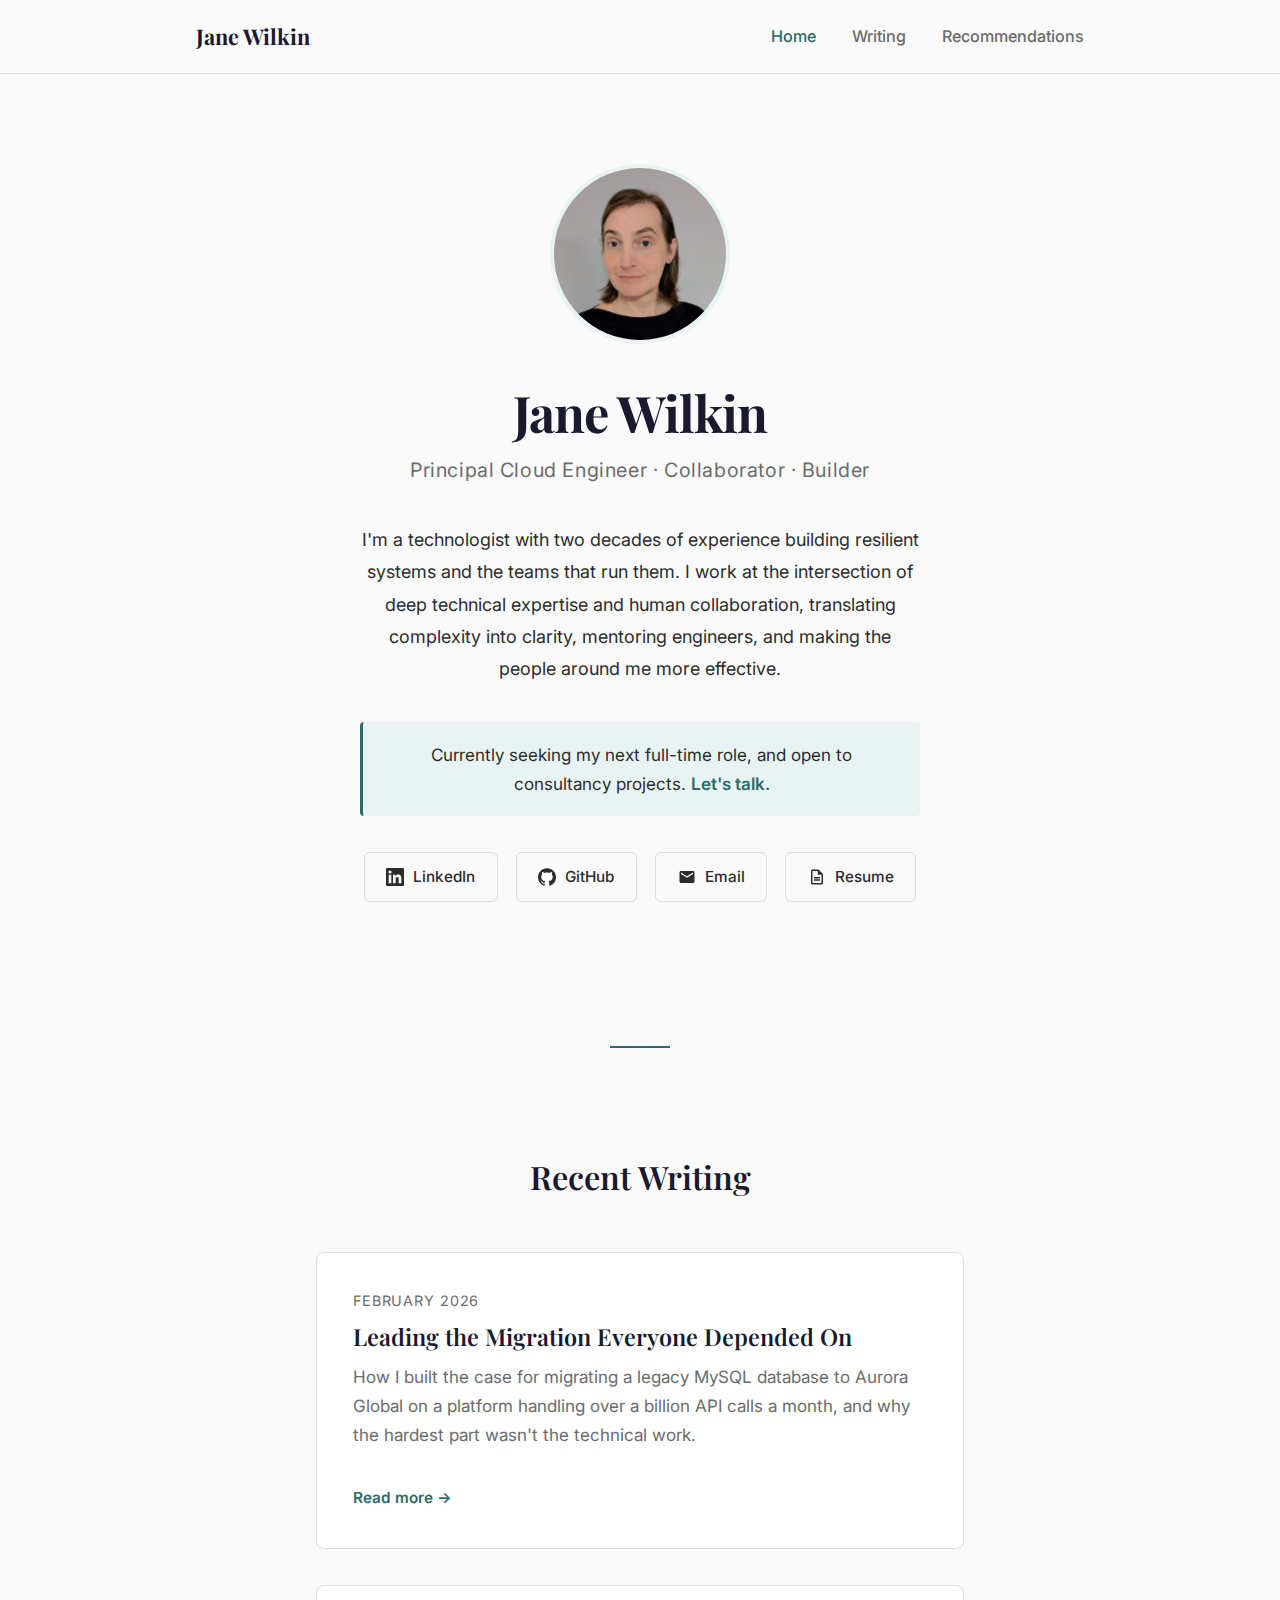
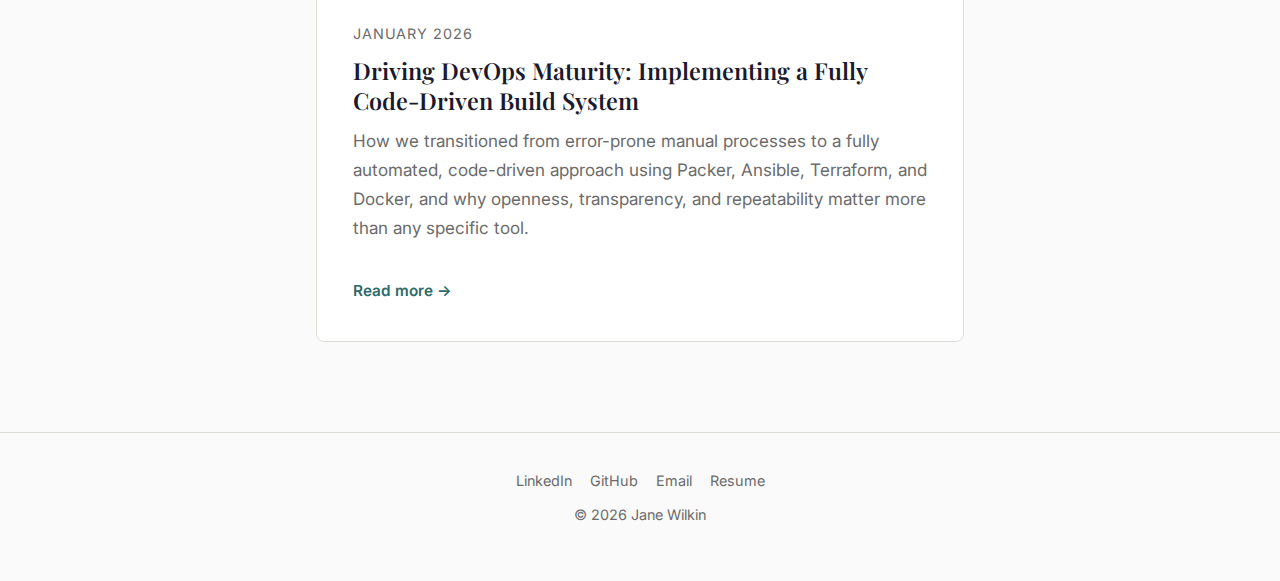
<file: index.html>
<!DOCTYPE html>
<!--

       ___                   __      __ _ _ _    _
      |_  |                  \ \    / /(_) | |  (_)
        | |  __ _  _ __    ___\ \  / /  _ | | __ _  _ __
        | | / _` || '_ \  / _ \\ \/ /  | || ||/ /| || '_ \
    /\__/ /| (_| || | | ||  __/ \  /   | || |   \| || | | |
    \____/  \__,_||_| |_| \___|  \/    |_||_|_|\_\_||_| |_|

    Thanks for looking under the hood.

    I build resilient cloud systems and the collaborative
    teams that sustain them. If you're reading this, we
    probably have something in common.

    Let's talk: https://www.linkedin.com/in/janewilkin/

-->
<html lang="en">
<head>
  <meta charset="UTF-8">
  <meta name="viewport" content="width=device-width, initial-scale=1.0">
  <title>Jane Wilkin - Principal Cloud Engineer</title>
  <meta name="description" content="Jane Wilkin is a principal cloud engineer, collaborator, and builder with two decades of experience in cloud architecture, site reliability, and team leadership.">
  <link rel="preconnect" href="https://fonts.googleapis.com">
  <link rel="preconnect" href="https://fonts.gstatic.com" crossorigin>
  <link href="https://fonts.googleapis.com/css2?family=Inter:wght@400;500;600&family=Playfair+Display:wght@600;700&display=swap" rel="stylesheet">
  <link rel="stylesheet" href="css/style.css">
</head>
<body>

  <nav class="site-nav">
    <div class="container container--wide">
      <a href="/" class="site-nav__name">Jane Wilkin</a>
      <ul class="site-nav__links">
        <li><a href="/" class="active">Home</a></li>
        <li><a href="/blog/">Writing</a></li>
        <li><a href="/recommendations/">Recommendations</a></li>
      </ul>
    </div>
  </nav>

  <main>
    <section class="hero">
      <div class="container">
        <div class="hero__headshot">
          <img src="images/headshot.jpg" alt="Jane Wilkin">
        </div>
        <h1 class="hero__name">Jane Wilkin</h1>
        <p class="hero__tagline">Principal Cloud Engineer &middot; Collaborator &middot; Builder</p>
        <p class="hero__intro">
          I'm a technologist with two decades of experience building resilient systems
          and the teams that run them. I work at the intersection of deep technical expertise
          and human collaboration, translating complexity into clarity, mentoring engineers,
          and making the people around me more effective.
        </p>
        <p class="hero__availability">
          Currently seeking my next full-time role, and open to consultancy projects.
          <a href="https://www.linkedin.com/in/janewilkin/">Let's talk.</a>
        </p>
        <div class="social-links">
          <a href="https://www.linkedin.com/in/janewilkin/" class="social-links__link" target="_blank" rel="noopener" aria-label="Jane Wilkin on LinkedIn">
            <svg xmlns="http://www.w3.org/2000/svg" viewBox="0 0 24 24" fill="currentColor" aria-hidden="true"><path d="M20.447 20.452h-3.554v-5.569c0-1.328-.027-3.037-1.852-3.037-1.853 0-2.136 1.445-2.136 2.939v5.667H9.351V9h3.414v1.561h.046c.477-.9 1.637-1.85 3.37-1.85 3.601 0 4.267 2.37 4.267 5.455v6.286zM5.337 7.433a2.062 2.062 0 01-2.063-2.065 2.064 2.064 0 112.063 2.065zm1.782 13.019H3.555V9h3.564v11.452zM22.225 0H1.771C.792 0 0 .774 0 1.729v20.542C0 23.227.792 24 1.771 24h20.451C23.2 24 24 23.227 24 22.271V1.729C24 .774 23.2 0 22.222 0h.003z"/></svg>
            LinkedIn
          </a>
          <a href="https://github.com/janewilkin" class="social-links__link" target="_blank" rel="noopener" aria-label="Jane Wilkin on GitHub">
            <svg xmlns="http://www.w3.org/2000/svg" viewBox="0 0 24 24" fill="currentColor" aria-hidden="true"><path d="M12 .297c-6.63 0-12 5.373-12 12 0 5.303 3.438 9.8 8.205 11.385.6.113.82-.258.82-.577 0-.285-.01-1.04-.015-2.04-3.338.724-4.042-1.61-4.042-1.61C4.422 18.07 3.633 17.7 3.633 17.7c-1.087-.744.084-.729.084-.729 1.205.084 1.838 1.236 1.838 1.236 1.07 1.835 2.809 1.305 3.495.998.108-.776.417-1.305.76-1.605-2.665-.3-5.466-1.332-5.466-5.93 0-1.31.465-2.38 1.235-3.22-.135-.303-.54-1.523.105-3.176 0 0 1.005-.322 3.3 1.23.96-.267 1.98-.399 3-.405 1.02.006 2.04.138 3 .405 2.28-1.552 3.285-1.23 3.285-1.23.645 1.653.24 2.873.12 3.176.765.84 1.23 1.91 1.23 3.22 0 4.61-2.805 5.625-5.475 5.92.42.36.81 1.096.81 2.22 0 1.606-.015 2.896-.015 3.286 0 .315.21.69.825.57C20.565 22.092 24 17.592 24 12.297c0-6.627-5.373-12-12-12"/></svg>
            GitHub
          </a>
          <a href="mailto:jane@janewilkin.dev" class="social-links__link" aria-label="Email Jane Wilkin">
            <svg xmlns="http://www.w3.org/2000/svg" viewBox="0 0 24 24" fill="currentColor" aria-hidden="true"><path d="M20 4H4c-1.1 0-2 .9-2 2v12c0 1.1.9 2 2 2h16c1.1 0 2-.9 2-2V6c0-1.1-.9-2-2-2zm0 4l-8 5-8-5V6l8 5 8-5v2z"/></svg>
            Email
          </a>
          <a href="/jane-wilkin-resume.pdf" class="social-links__link" aria-label="Jane Wilkin's Resume">
            <svg xmlns="http://www.w3.org/2000/svg" viewBox="0 0 24 24" fill="currentColor" aria-hidden="true"><path d="M14 2H6c-1.1 0-2 .9-2 2v16c0 1.1.9 2 2 2h12c1.1 0 2-.9 2-2V8l-6-6zm4 18H6V4h7v5h5v11zM8 15h8v2H8v-2zm0-3h8v2H8v-2z"/></svg>
            Resume
          </a>
        </div>
      </div>
    </section>

    <hr class="section-divider">

    <section class="blog-section">
      <div class="container">
        <h2>Recent Writing</h2>
        <ul class="article-list">
          <li class="article-card">
            <div class="article-card__date">February 2026</div>
            <h3 class="article-card__title">
              <a href="/blog/the-migration-nobody-wanted.html">Leading the Migration Everyone Depended On</a>
            </h3>
            <p class="article-card__excerpt">
              How I built the case for migrating a legacy MySQL database to Aurora Global
              on a platform handling over a billion API calls a month, and why the hardest
              part wasn't the technical work.
            </p>
            <a href="/blog/the-migration-nobody-wanted.html" class="article-card__read-more">Read more &rarr;</a>
          </li>
          <li class="article-card">
            <div class="article-card__date">January 2026</div>
            <h3 class="article-card__title">
              <a href="/blog/driving-devops-maturity.html">Driving DevOps Maturity: Implementing a Fully Code-Driven Build System</a>
            </h3>
            <p class="article-card__excerpt">
              How we transitioned from error-prone manual processes to a fully automated,
              code-driven approach using Packer, Ansible, Terraform, and Docker, and why
              openness, transparency, and repeatability matter more than any specific tool.
            </p>
            <a href="/blog/driving-devops-maturity.html" class="article-card__read-more">Read more &rarr;</a>
          </li>
        </ul>
      </div>
    </section>
  </main>

  <footer class="site-footer">
    <div class="container">
      <div class="site-footer__links">
        <a href="https://www.linkedin.com/in/janewilkin/" target="_blank" rel="noopener">LinkedIn</a>
        <a href="https://github.com/janewilkin" target="_blank" rel="noopener">GitHub</a>
        <a href="mailto:jane@janewilkin.dev">Email</a>
        <a href="/jane-wilkin-resume.pdf">Resume</a>
      </div>
      <p>&copy; 2026 Jane Wilkin</p>
    </div>
  </footer>

</body>
</html>
</file>
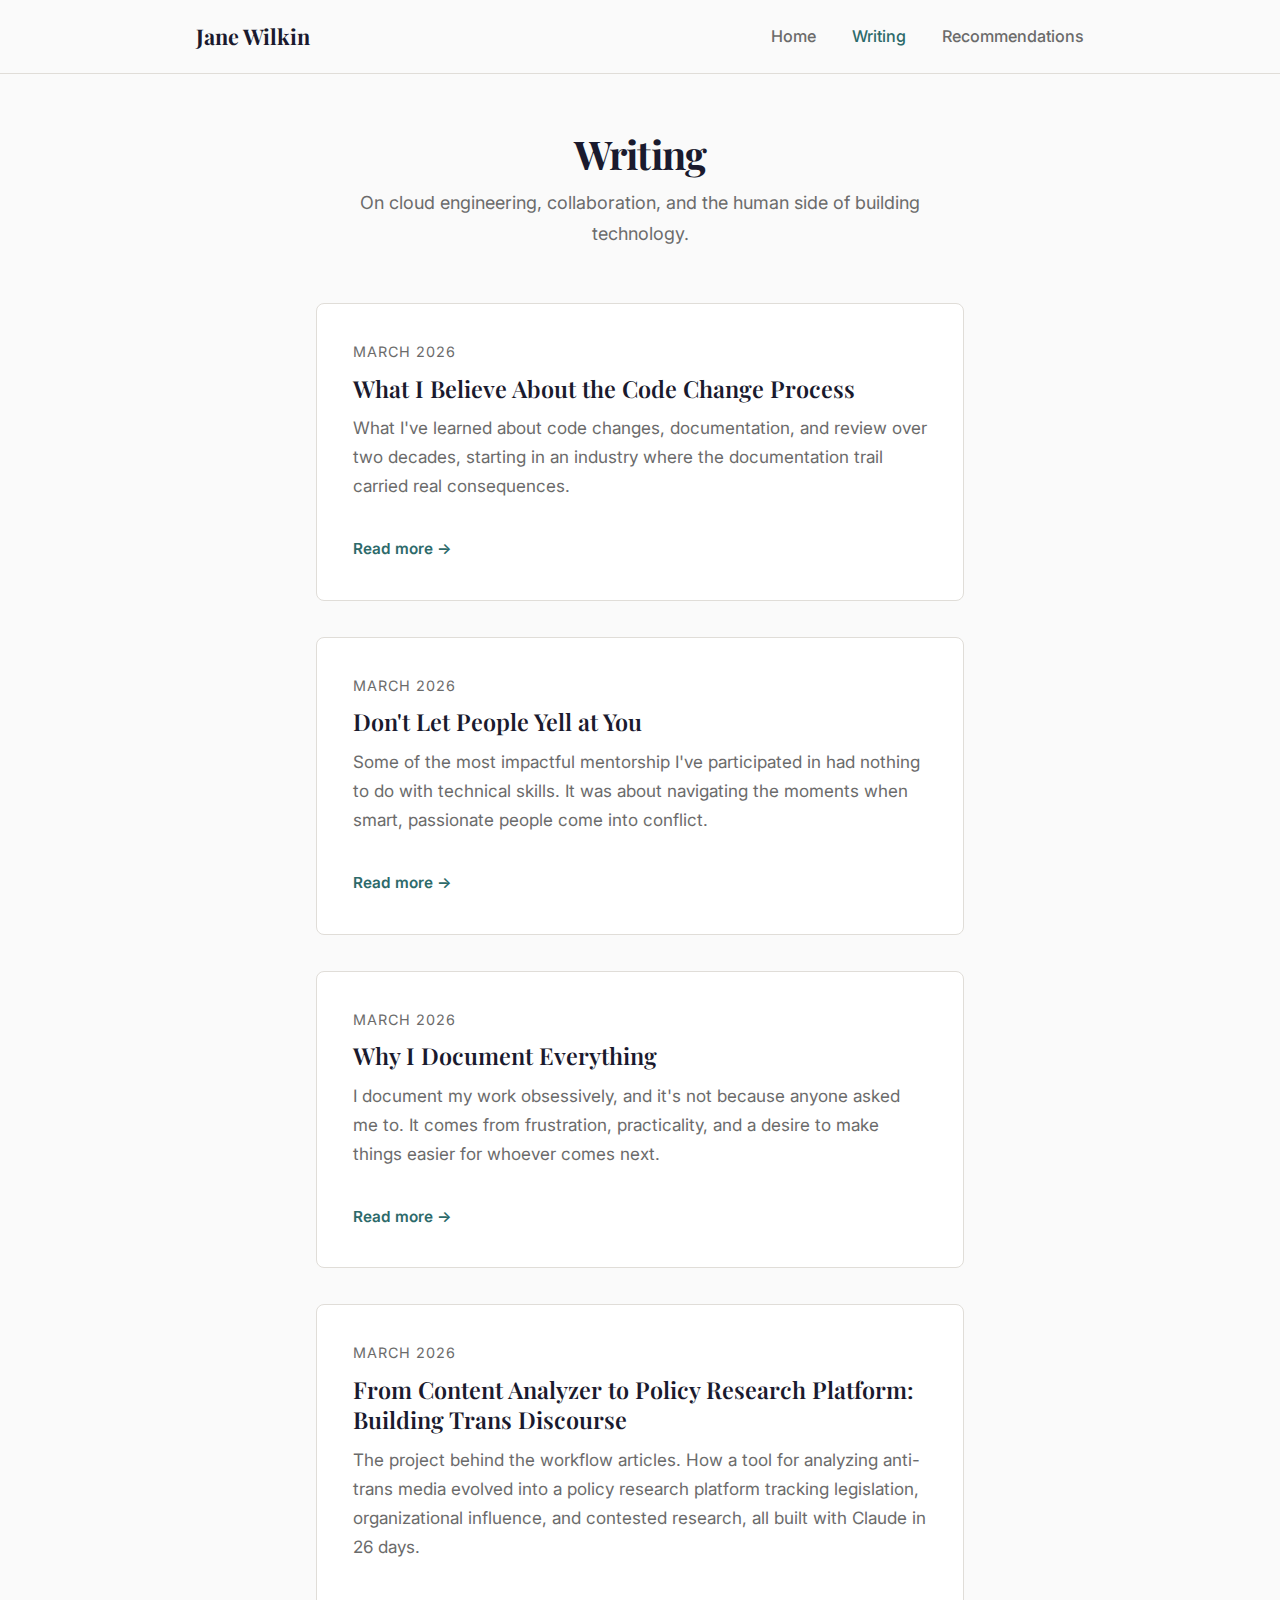
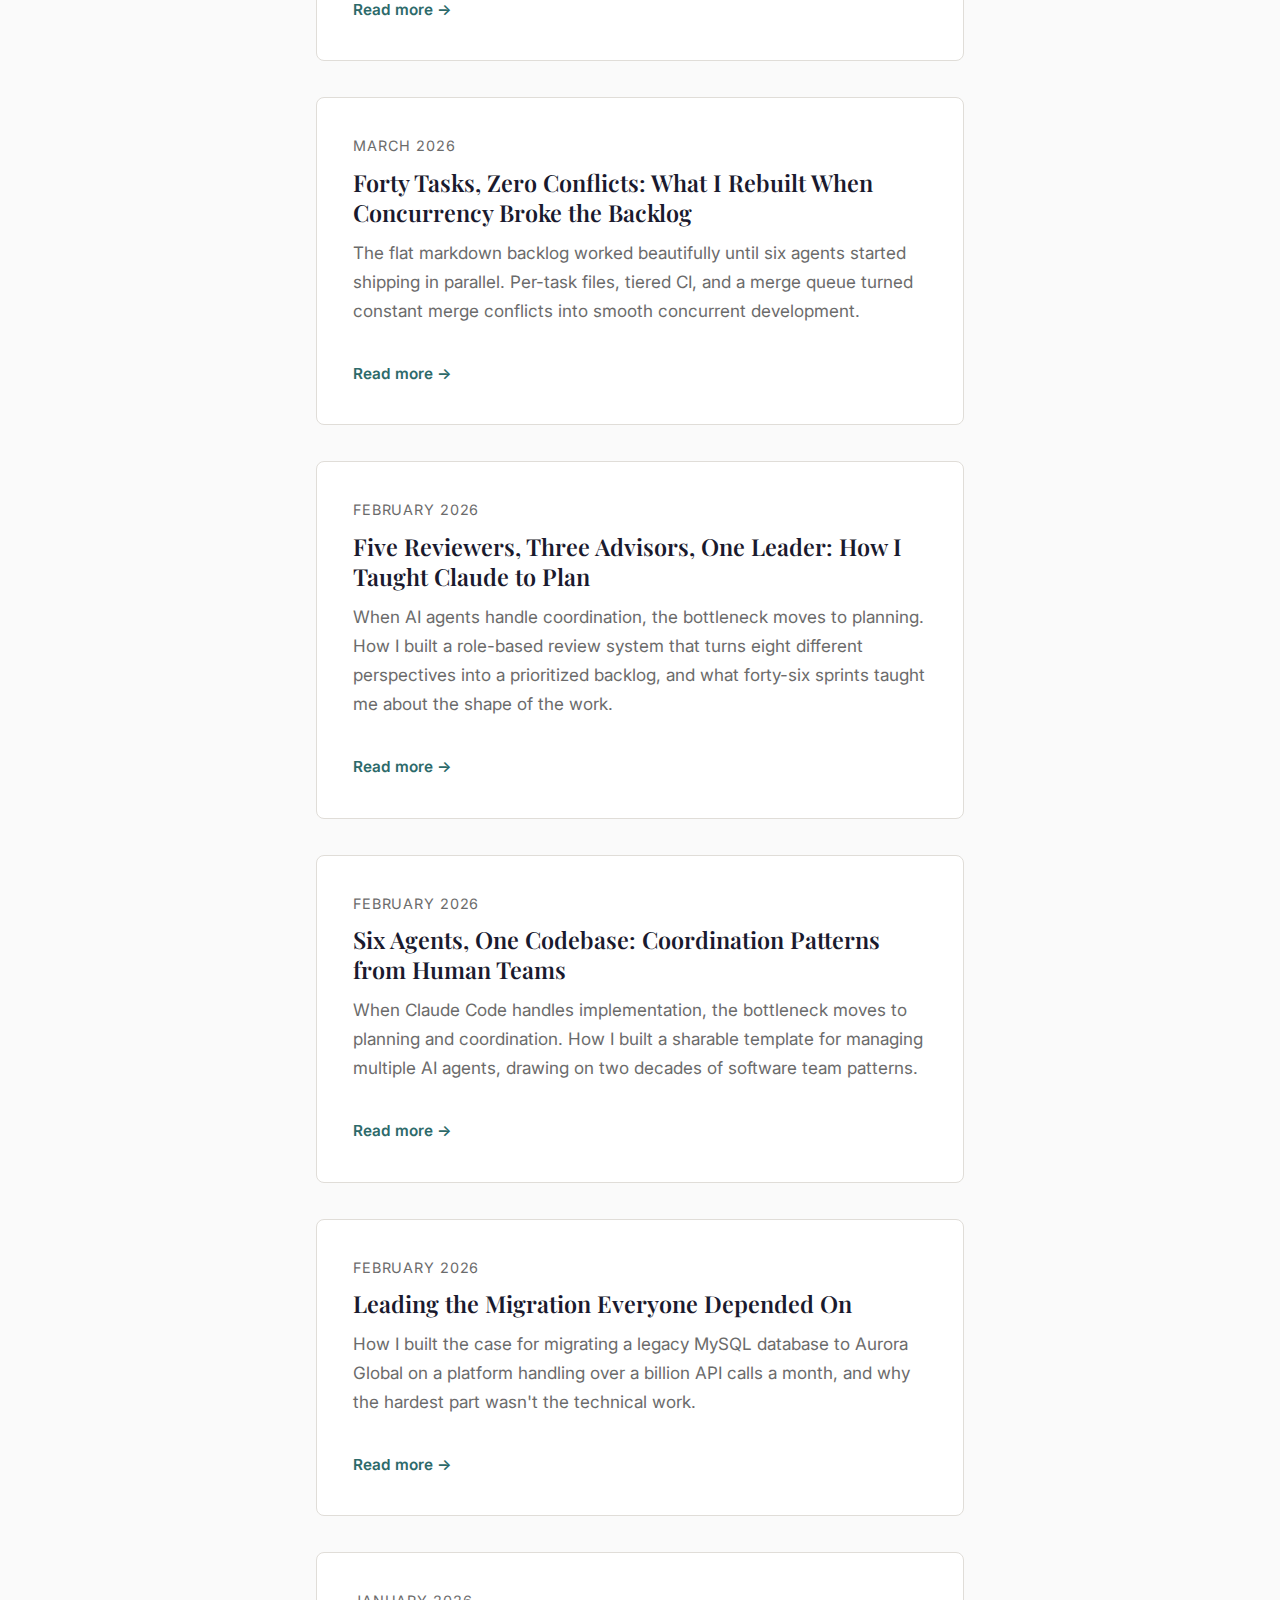
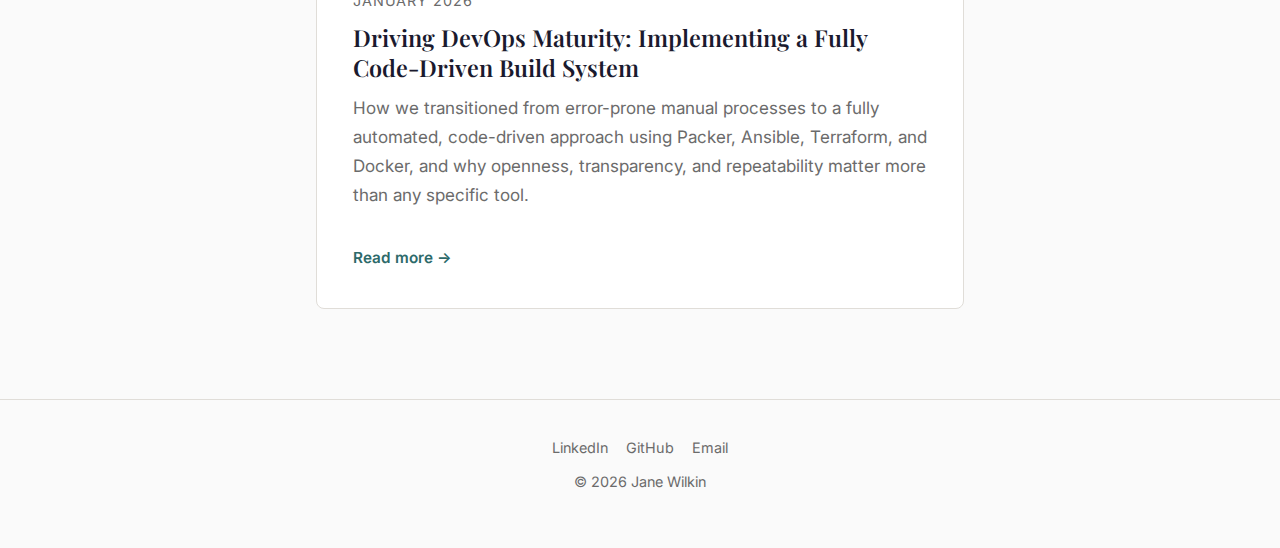
<file: blog/index.html>
<!DOCTYPE html>
<html lang="en">
<head>
  <meta charset="UTF-8">
  <meta name="viewport" content="width=device-width, initial-scale=1.0">
  <title>Writing - Jane Wilkin</title>
  <meta name="description" content="Articles by Jane Wilkin on cloud engineering, team collaboration, and navigating the human side of technology.">
  <link rel="preconnect" href="https://fonts.googleapis.com">
  <link rel="preconnect" href="https://fonts.gstatic.com" crossorigin>
  <link href="https://fonts.googleapis.com/css2?family=Inter:wght@400;500;600&family=Playfair+Display:wght@600;700&display=swap" rel="stylesheet">
  <link rel="stylesheet" href="../css/style.css">
</head>
<body>

  <nav class="site-nav">
    <div class="container container--wide">
      <a href="/" class="site-nav__name">Jane Wilkin</a>
      <ul class="site-nav__links">
        <li><a href="/">Home</a></li>
        <li><a href="/blog/" class="active">Writing</a></li>
        <li><a href="/recommendations/">Recommendations</a></li>
      </ul>
    </div>
  </nav>

  <main>
    
    <div class="page-header">
      <div class="container">
        <h1>Writing</h1>
        <p class="page-header__subtitle">On cloud engineering, collaboration, and the human side of building technology.</p>
      </div>
    </div>

    <section class="blog-section blog-section--flush">
      <div class="container">
        <ul class="article-list">

          <li class="article-card">
            <div class="article-card__date">March 2026</div>
            <h3 class="article-card__title">
              <a href="code-change-process.html">What I Believe About the Code Change Process</a>
            </h3>
            <p class="article-card__excerpt">
              What I've learned about code changes, documentation, and review over two decades, starting in an industry where the documentation trail carried real consequences.
            </p>
            <a href="code-change-process.html" class="article-card__read-more">Read more &rarr;</a>
          </li>

          <li class="article-card">
            <div class="article-card__date">March 2026</div>
            <h3 class="article-card__title">
              <a href="mentorship-beyond-technical.html">Don't Let People Yell at You</a>
            </h3>
            <p class="article-card__excerpt">
              Some of the most impactful mentorship I've participated in had nothing to do with technical skills. It was about navigating the moments when smart, passionate people come into conflict.
            </p>
            <a href="mentorship-beyond-technical.html" class="article-card__read-more">Read more &rarr;</a>
          </li>

          <li class="article-card">
            <div class="article-card__date">March 2026</div>
            <h3 class="article-card__title">
              <a href="open-working-style.html">Why I Document Everything</a>
            </h3>
            <p class="article-card__excerpt">
              I document my work obsessively, and it's not because anyone asked me to. It comes from frustration, practicality, and a desire to make things easier for whoever comes next.
            </p>
            <a href="open-working-style.html" class="article-card__read-more">Read more &rarr;</a>
          </li>

          <li class="article-card">
            <div class="article-card__date">March 2026</div>
            <h3 class="article-card__title">
              <a href="twenty-six-days-of-trans-discourse.html">From Content Analyzer to Policy Research Platform: Building Trans Discourse</a>
            </h3>
            <p class="article-card__excerpt">
              The project behind the workflow articles. How a tool for analyzing anti-trans media evolved into a policy research platform tracking legislation, organizational influence, and contested research, all built with Claude in 26 days.
            </p>
            <a href="twenty-six-days-of-trans-discourse.html" class="article-card__read-more">Read more &rarr;</a>
          </li>

          <li class="article-card">
            <div class="article-card__date">March 2026</div>
            <h3 class="article-card__title">
              <a href="forty-tasks-zero-conflicts.html">Forty Tasks, Zero Conflicts: What I Rebuilt When Concurrency Broke the Backlog</a>
            </h3>
            <p class="article-card__excerpt">
              The flat markdown backlog worked beautifully until six agents started shipping in parallel. Per-task files, tiered CI, and a merge queue turned constant merge conflicts into smooth concurrent development.
            </p>
            <a href="forty-tasks-zero-conflicts.html" class="article-card__read-more">Read more &rarr;</a>
          </li>

          <li class="article-card">
            <div class="article-card__date">February 2026</div>
            <h3 class="article-card__title">
              <a href="how-i-taught-claude-to-plan.html">Five Reviewers, Three Advisors, One Leader: How I Taught Claude to Plan</a>
            </h3>
            <p class="article-card__excerpt">
              When AI agents handle coordination, the bottleneck moves to planning. How I built a role-based review system that turns eight different perspectives into a prioritized backlog, and what forty-six sprints taught me about the shape of the work.
            </p>
            <a href="how-i-taught-claude-to-plan.html" class="article-card__read-more">Read more &rarr;</a>
          </li>

          <li class="article-card">
            <div class="article-card__date">February 2026</div>
            <h3 class="article-card__title">
              <a href="the-bottleneck-moved.html">Six Agents, One Codebase: Coordination Patterns from Human Teams</a>
            </h3>
            <p class="article-card__excerpt">
              When Claude Code handles implementation, the bottleneck moves to planning and coordination. How I built a sharable template for managing multiple AI agents, drawing on two decades of software team patterns.
            </p>
            <a href="the-bottleneck-moved.html" class="article-card__read-more">Read more &rarr;</a>
          </li>

          <li class="article-card">
            <div class="article-card__date">February 2026</div>
            <h3 class="article-card__title">
              <a href="leading-the-migration-everyone-depended-on.html">Leading the Migration Everyone Depended On</a>
            </h3>
            <p class="article-card__excerpt">
              How I built the case for migrating a legacy MySQL database to Aurora Global on a platform handling over a billion API calls a month, and why the hardest part wasn't the technical work.
            </p>
            <a href="leading-the-migration-everyone-depended-on.html" class="article-card__read-more">Read more &rarr;</a>
          </li>

          <li class="article-card">
            <div class="article-card__date">January 2026</div>
            <h3 class="article-card__title">
              <a href="driving-devops-maturity.html">Driving DevOps Maturity: Implementing a Fully Code-Driven Build System</a>
            </h3>
            <p class="article-card__excerpt">
              How we transitioned from error-prone manual processes to a fully automated, code-driven approach using Packer, Ansible, Terraform, and Docker, and why openness, transparency, and repeatability matter more than any specific tool.
            </p>
            <a href="driving-devops-maturity.html" class="article-card__read-more">Read more &rarr;</a>
          </li>

        </ul>
      </div>
    </section>

  </main>

  <footer class="site-footer">
    <div class="container">
      <div class="site-footer__links">
        <a href="https://www.linkedin.com/in/janewilkin/" target="_blank" rel="noopener">LinkedIn</a>
        <a href="https://github.com/janewilkin" target="_blank" rel="noopener">GitHub</a>
        <a href="mailto:jane@janewilkin.dev">Email</a>
      </div>
      <p>&copy; 2026 Jane Wilkin</p>
    </div>
  </footer>

</body>
</html>
</file>
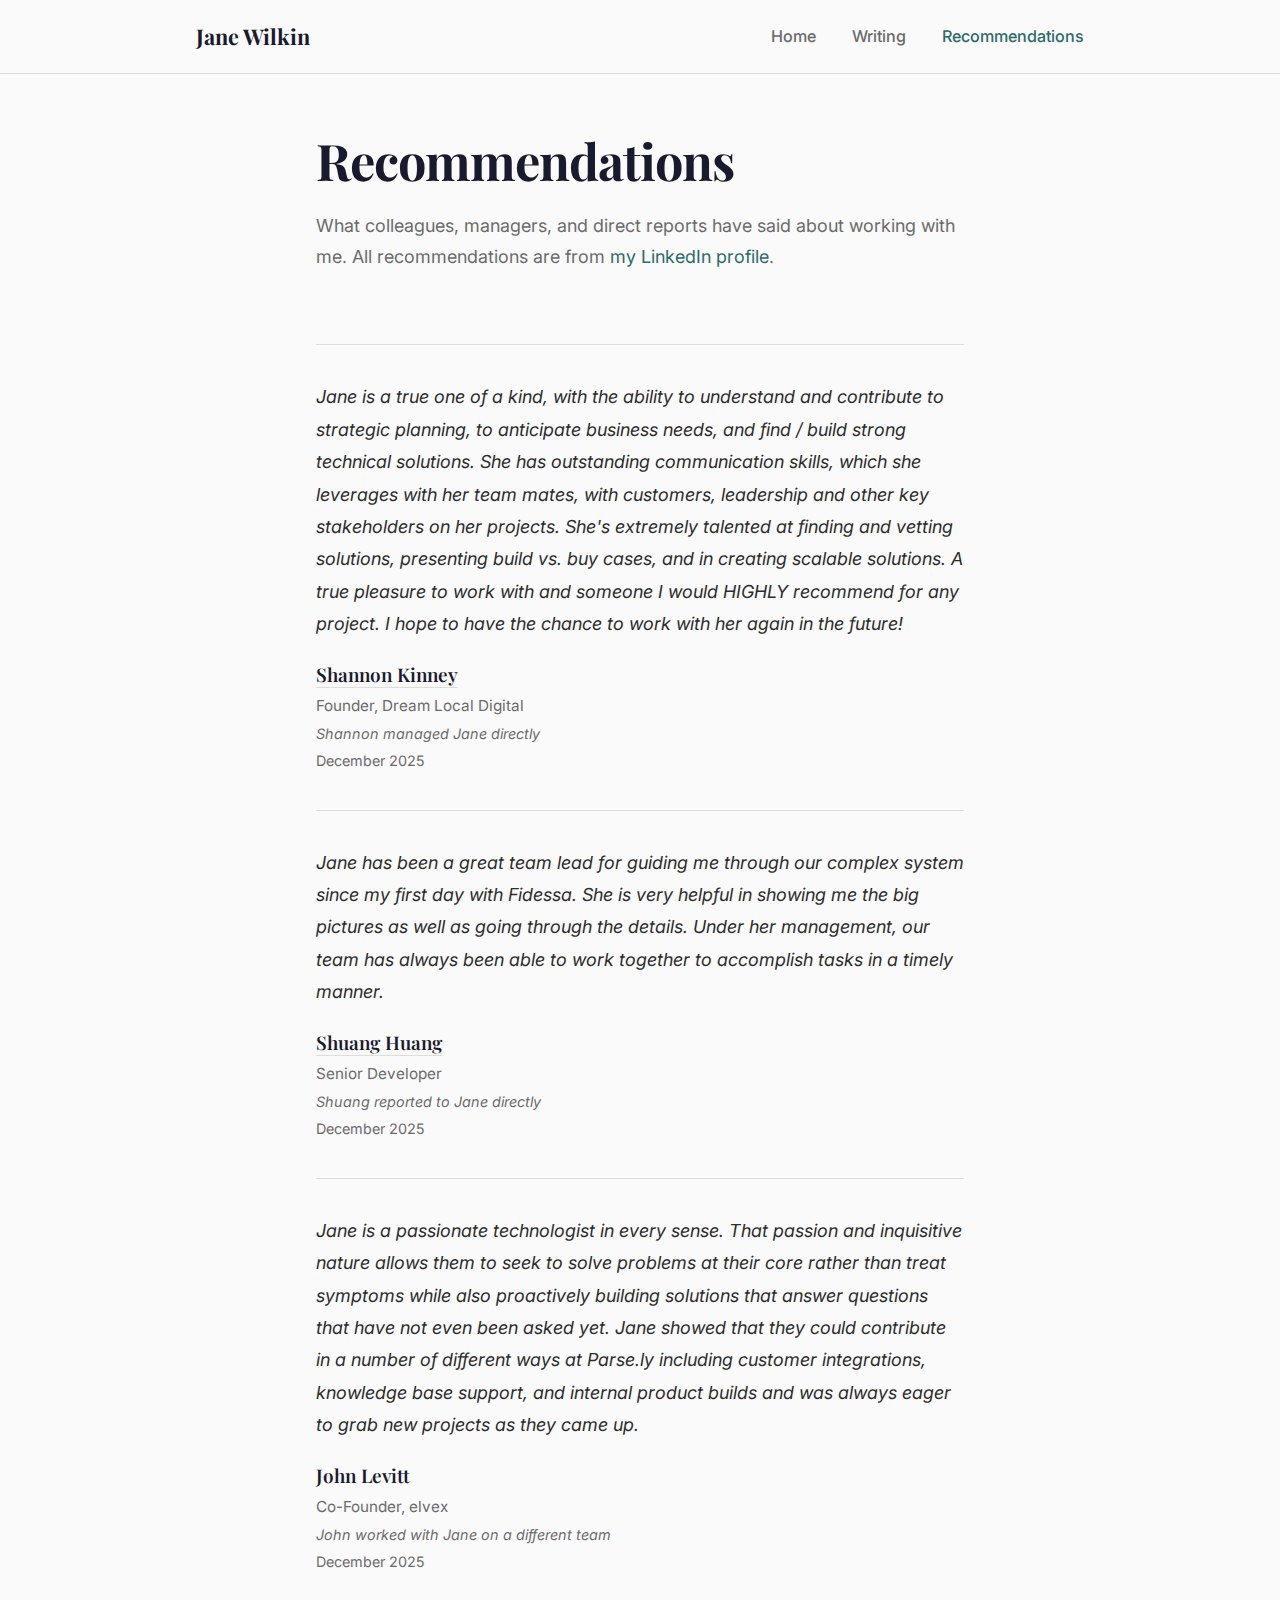
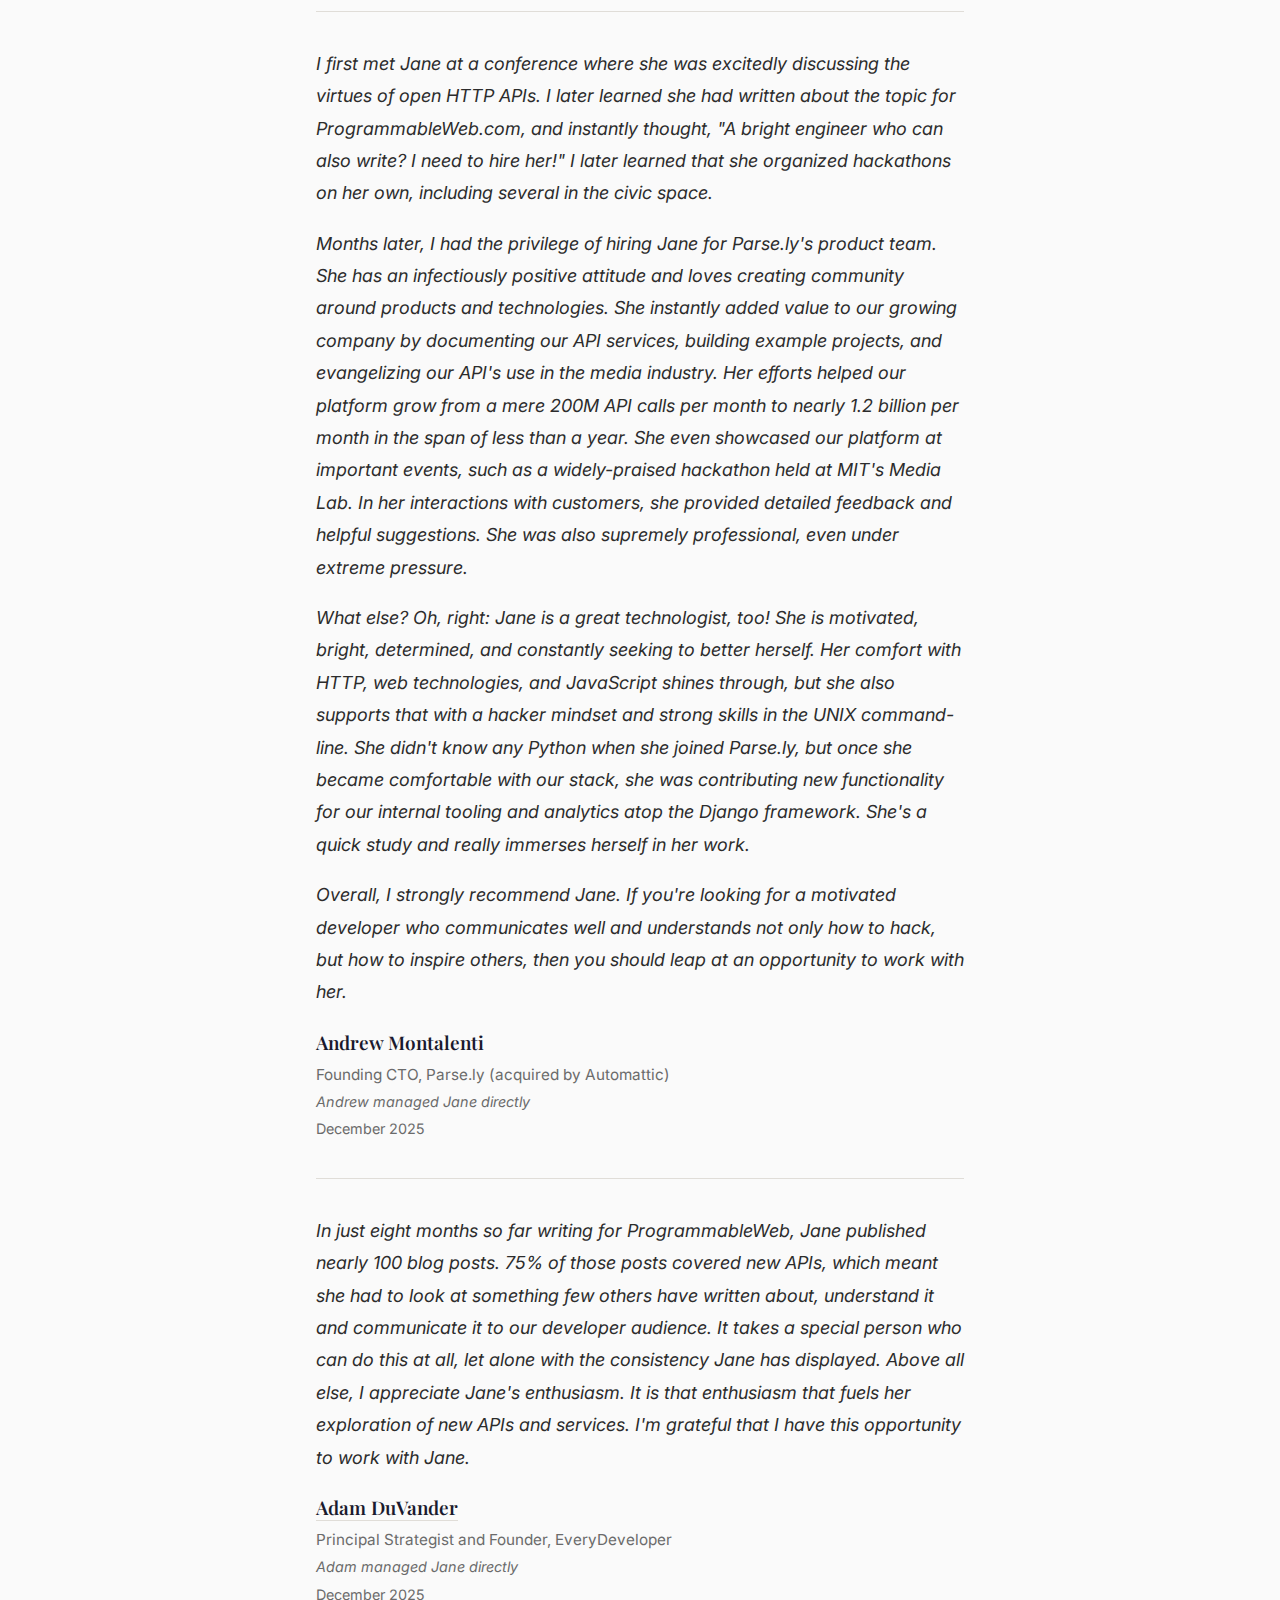
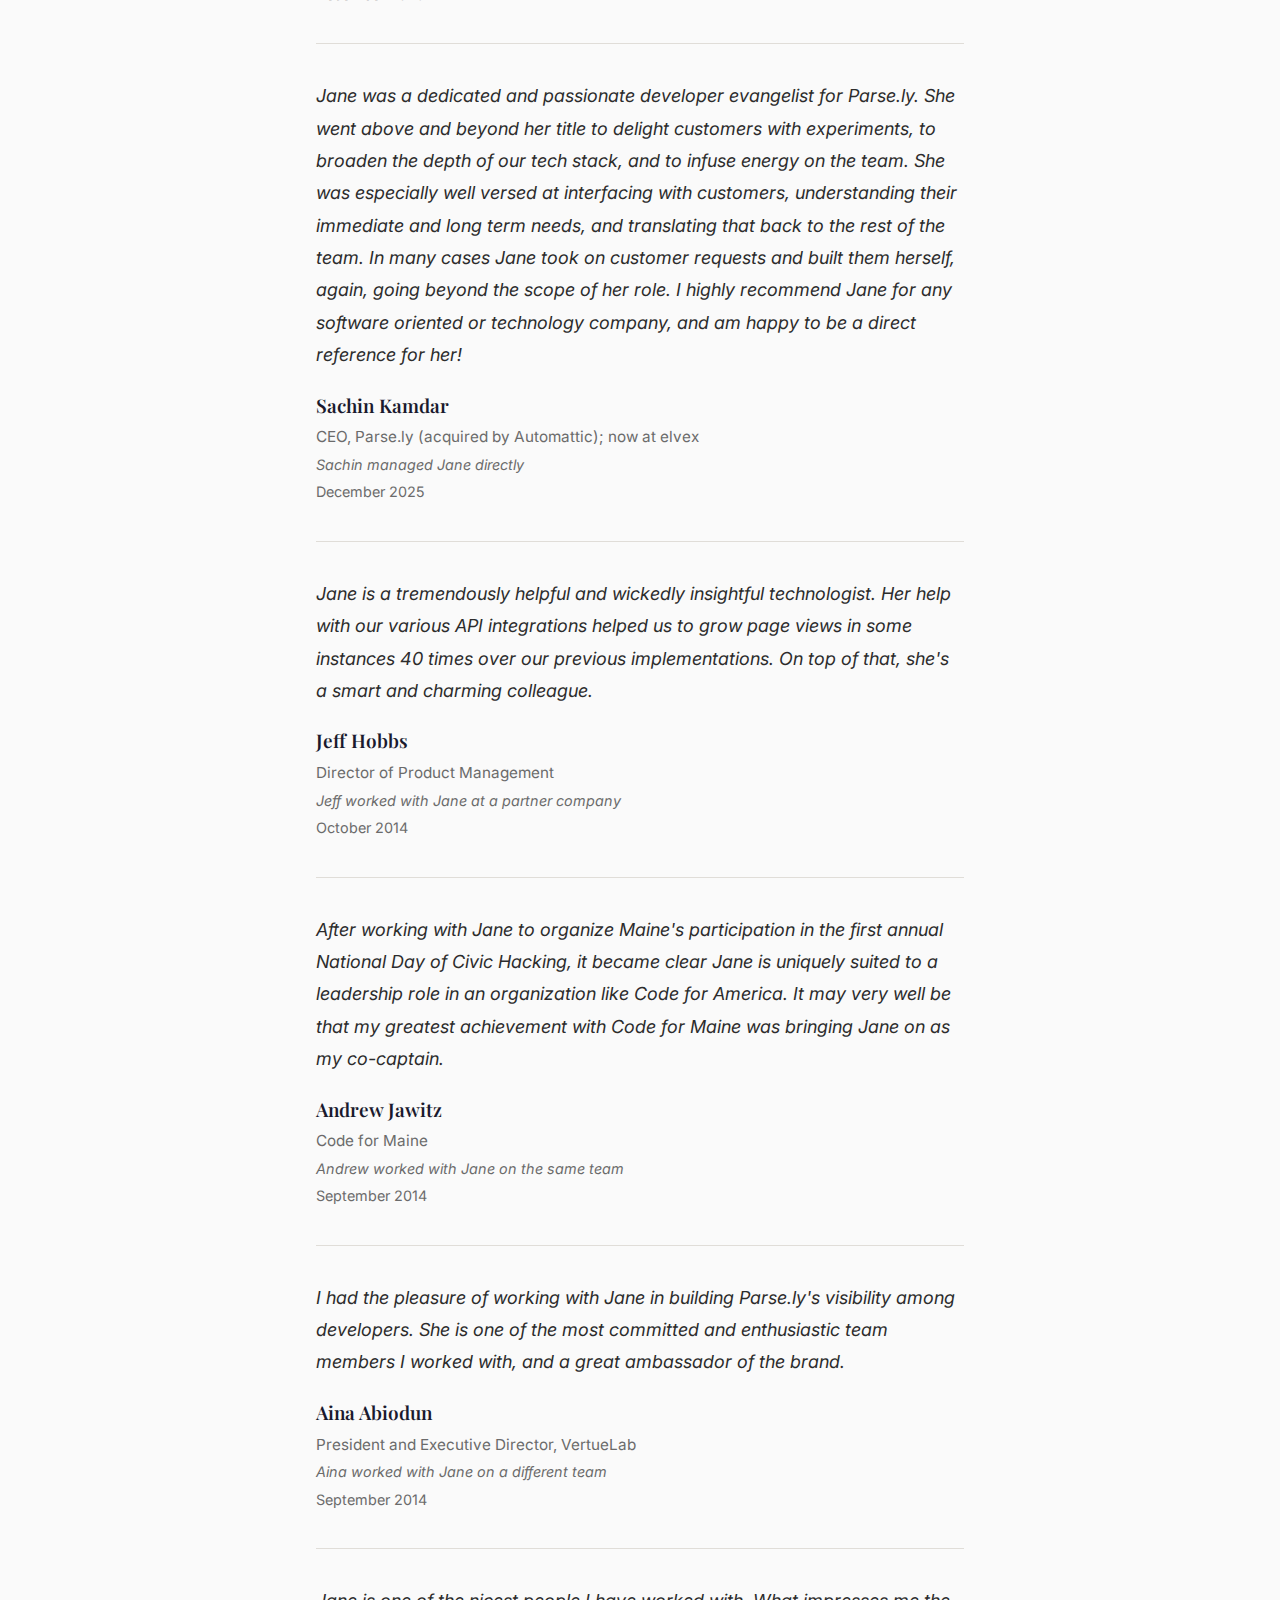
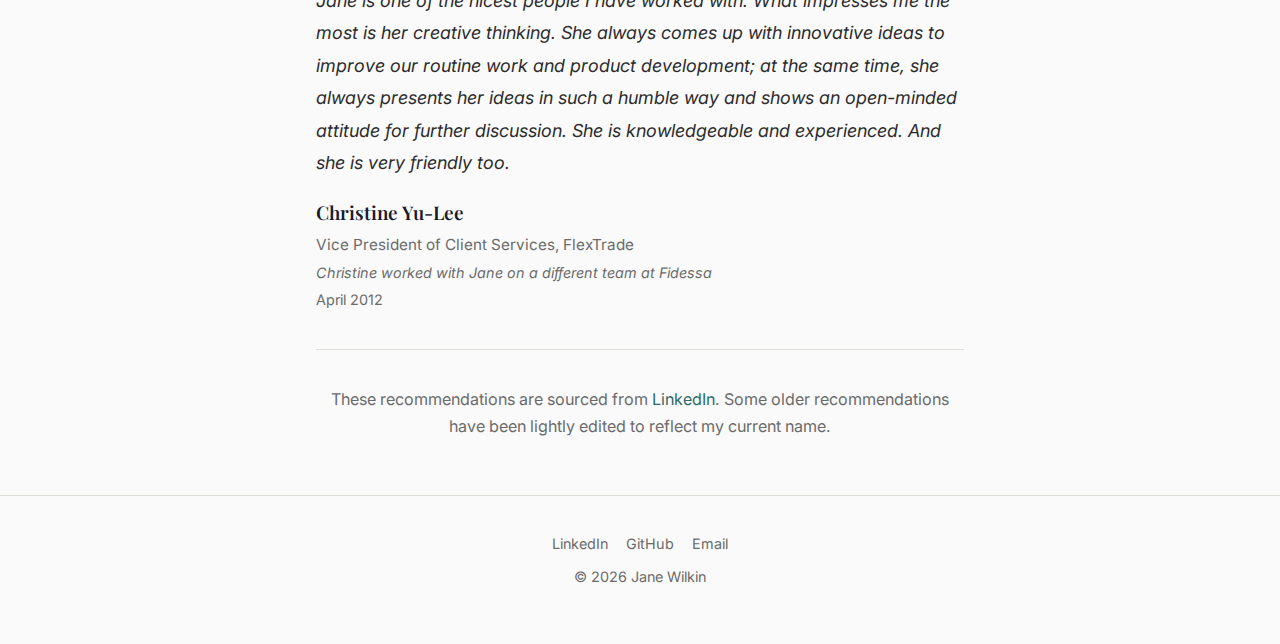
<file: recommendations/index.html>
<!DOCTYPE html>
<html lang="en">
<head>
  <meta charset="UTF-8">
  <meta name="viewport" content="width=device-width, initial-scale=1.0">
  <title>Recommendations - Jane Wilkin</title>
  <meta name="description" content="Professional recommendations for Jane Wilkin from colleagues, managers, and direct reports across two decades in cloud engineering, SRE, and technical leadership.">
  <link rel="preconnect" href="https://fonts.googleapis.com">
  <link rel="preconnect" href="https://fonts.gstatic.com" crossorigin>
  <link href="https://fonts.googleapis.com/css2?family=Inter:wght@400;500;600&family=Playfair+Display:wght@600;700&display=swap" rel="stylesheet">
  <link rel="stylesheet" href="../css/style.css">
  <style>
    .recommendations-intro {
      padding: var(--spacing-lg) 0;
    }
    .recommendations-intro h1 {
      margin-bottom: var(--spacing-sm);
    }
    .recommendations-intro p {
      color: var(--color-text-light);
      max-width: 640px;
    }
    .recommendation {
      border-top: 1px solid var(--color-border);
      padding: var(--spacing-md) 0;
    }
    .recommendation__text {
      font-style: italic;
      line-height: 1.8;
      margin-bottom: var(--spacing-sm);
      color: var(--color-text);
    }
    .recommendation__attribution {
      display: flex;
      flex-direction: column;
      gap: 0.15rem;
    }
    .recommendation__name {
      font-family: var(--font-heading);
      font-weight: 600;
      font-size: 1.05rem;
      color: var(--color-navy);
    }
    .recommendation__name a {
      color: var(--color-navy);
      text-decoration: none;
      border-bottom: 1px solid var(--color-border);
      transition: border-color 0.2s;
    }
    .recommendation__name a:hover {
      border-color: var(--color-teal);
      color: var(--color-teal);
    }
    .recommendation__role {
      color: var(--color-text-light);
      font-size: 0.85rem;
    }
    .recommendation__relationship {
      color: var(--color-text-light);
      font-size: 0.8rem;
      font-style: italic;
    }
    .recommendation__date {
      color: var(--color-text-light);
      font-size: 0.8rem;
    }
    .recommendations-footer {
      border-top: 1px solid var(--color-border);
      padding: var(--spacing-md) 0;
      text-align: center;
      color: var(--color-text-light);
      font-size: 0.9rem;
    }
    .recommendations-footer a {
      color: var(--color-teal);
    }
  </style>
</head>
<body>

  <nav class="site-nav">
    <div class="container container--wide">
      <a href="/" class="site-nav__name">Jane Wilkin</a>
      <ul class="site-nav__links">
        <li><a href="/">Home</a></li>
        <li><a href="/blog/">Writing</a></li>
        <li><a href="/recommendations/" class="active">Recommendations</a></li>
      </ul>
    </div>
  </nav>

  <main>
    <div class="container">
      <section class="recommendations-intro">
        <h1>Recommendations</h1>
        <p>
          What colleagues, managers, and direct reports have said about working with me.
          All recommendations are from
          <a href="https://www.linkedin.com/in/janewilkin/details/recommendations/" target="_blank" rel="noopener">my LinkedIn profile</a>.
        </p>
      </section>

      <section>

        <div class="recommendation">
          <blockquote class="recommendation__text">
            <p>Jane is a true one of a kind, with the ability to understand and contribute to strategic planning, to anticipate business needs, and find / build strong technical solutions. She has outstanding communication skills, which she leverages with her team mates, with customers, leadership and other key stakeholders on her projects. She's extremely talented at finding and vetting solutions, presenting build vs. buy cases, and in creating scalable solutions. A true pleasure to work with and someone I would HIGHLY recommend for any project. I hope to have the chance to work with her again in the future!</p>
          </blockquote>
          <div class="recommendation__attribution">
            <span class="recommendation__name"><a href="https://www.linkedin.com/in/shannonkinney/" target="_blank" rel="noopener">Shannon Kinney</a></span>
            <span class="recommendation__role">Founder, Dream Local Digital</span>
            <span class="recommendation__relationship">Shannon managed Jane directly</span>
            <span class="recommendation__date">December 2025</span>
          </div>
        </div>

        <div class="recommendation">
          <blockquote class="recommendation__text">
            <p>Jane has been a great team lead for guiding me through our complex system since my first day with Fidessa. She is very helpful in showing me the big pictures as well as going through the details. Under her management, our team has always been able to work together to accomplish tasks in a timely manner.</p>
          </blockquote>
          <div class="recommendation__attribution">
            <span class="recommendation__name"><a href="https://www.linkedin.com/in/shuang-huang-46a3b316/" target="_blank" rel="noopener">Shuang Huang</a></span>
            <span class="recommendation__role">Senior Developer</span>
            <span class="recommendation__relationship">Shuang reported to Jane directly</span>
            <span class="recommendation__date">December 2025</span>
          </div>
        </div>

        <div class="recommendation">
          <blockquote class="recommendation__text">
            <p>Jane is a passionate technologist in every sense. That passion and inquisitive nature allows them to seek to solve problems at their core rather than treat symptoms while also proactively building solutions that answer questions that have not even been asked yet. Jane showed that they could contribute in a number of different ways at Parse.ly including customer integrations, knowledge base support, and internal product builds and was always eager to grab new projects as they came up.</p>
          </blockquote>
          <div class="recommendation__attribution">
            <span class="recommendation__name">John Levitt</span>
            <span class="recommendation__role">Co-Founder, elvex</span>
            <span class="recommendation__relationship">John worked with Jane on a different team</span>
            <span class="recommendation__date">December 2025</span>
          </div>
        </div>

        <div class="recommendation">
          <blockquote class="recommendation__text">
            <p>I first met Jane at a conference where she was excitedly discussing the virtues of open HTTP APIs. I later learned she had written about the topic for ProgrammableWeb.com, and instantly thought, "A bright engineer who can also write? I need to hire her!" I later learned that she organized hackathons on her own, including several in the civic space.</p>
            <p>Months later, I had the privilege of hiring Jane for Parse.ly's product team. She has an infectiously positive attitude and loves creating community around products and technologies. She instantly added value to our growing company by documenting our API services, building example projects, and evangelizing our API's use in the media industry. Her efforts helped our platform grow from a mere 200M API calls per month to nearly 1.2 billion per month in the span of less than a year. She even showcased our platform at important events, such as a widely-praised hackathon held at MIT's Media Lab. In her interactions with customers, she provided detailed feedback and helpful suggestions. She was also supremely professional, even under extreme pressure.</p>
            <p>What else? Oh, right: Jane is a great technologist, too! She is motivated, bright, determined, and constantly seeking to better herself. Her comfort with HTTP, web technologies, and JavaScript shines through, but she also supports that with a hacker mindset and strong skills in the UNIX command-line. She didn't know any Python when she joined Parse.ly, but once she became comfortable with our stack, she was contributing new functionality for our internal tooling and analytics atop the Django framework. She's a quick study and really immerses herself in her work.</p>
            <p>Overall, I strongly recommend Jane. If you're looking for a motivated developer who communicates well and understands not only how to hack, but how to inspire others, then you should leap at an opportunity to work with her.</p>
          </blockquote>
          <div class="recommendation__attribution">
            <span class="recommendation__name">Andrew Montalenti</span>
            <span class="recommendation__role">Founding CTO, Parse.ly (acquired by Automattic)</span>
            <span class="recommendation__relationship">Andrew managed Jane directly</span>
            <span class="recommendation__date">December 2025</span>
          </div>
        </div>

        <div class="recommendation">
          <blockquote class="recommendation__text">
            <p>In just eight months so far writing for ProgrammableWeb, Jane published nearly 100 blog posts. 75% of those posts covered new APIs, which meant she had to look at something few others have written about, understand it and communicate it to our developer audience. It takes a special person who can do this at all, let alone with the consistency Jane has displayed. Above all else, I appreciate Jane's enthusiasm. It is that enthusiasm that fuels her exploration of new APIs and services. I'm grateful that I have this opportunity to work with Jane.</p>
          </blockquote>
          <div class="recommendation__attribution">
            <span class="recommendation__name"><a href="https://www.linkedin.com/in/adamduvander/" target="_blank" rel="noopener">Adam DuVander</a></span>
            <span class="recommendation__role">Principal Strategist and Founder, EveryDeveloper</span>
            <span class="recommendation__relationship">Adam managed Jane directly</span>
            <span class="recommendation__date">December 2025</span>
          </div>
        </div>

        <div class="recommendation">
          <blockquote class="recommendation__text">
            <p>Jane was a dedicated and passionate developer evangelist for Parse.ly. She went above and beyond her title to delight customers with experiments, to broaden the depth of our tech stack, and to infuse energy on the team. She was especially well versed at interfacing with customers, understanding their immediate and long term needs, and translating that back to the rest of the team. In many cases Jane took on customer requests and built them herself, again, going beyond the scope of her role. I highly recommend Jane for any software oriented or technology company, and am happy to be a direct reference for her!</p>
          </blockquote>
          <div class="recommendation__attribution">
            <span class="recommendation__name">Sachin Kamdar</span>
            <span class="recommendation__role">CEO, Parse.ly (acquired by Automattic); now at elvex</span>
            <span class="recommendation__relationship">Sachin managed Jane directly</span>
            <span class="recommendation__date">December 2025</span>
          </div>
        </div>

        <div class="recommendation">
          <blockquote class="recommendation__text">
            <p>Jane is a tremendously helpful and wickedly insightful technologist. Her help with our various API integrations helped us to grow page views in some instances 40 times over our previous implementations. On top of that, she's a smart and charming colleague.</p>
          </blockquote>
          <div class="recommendation__attribution">
            <span class="recommendation__name">Jeff Hobbs</span>
            <span class="recommendation__role">Director of Product Management</span>
            <span class="recommendation__relationship">Jeff worked with Jane at a partner company</span>
            <span class="recommendation__date">October 2014</span>
          </div>
        </div>

        <div class="recommendation">
          <blockquote class="recommendation__text">
            <p>After working with Jane to organize Maine's participation in the first annual National Day of Civic Hacking, it became clear Jane is uniquely suited to a leadership role in an organization like Code for America. It may very well be that my greatest achievement with Code for Maine was bringing Jane on as my co-captain.</p>
          </blockquote>
          <div class="recommendation__attribution">
            <span class="recommendation__name">Andrew Jawitz</span>
            <span class="recommendation__role">Code for Maine</span>
            <span class="recommendation__relationship">Andrew worked with Jane on the same team</span>
            <span class="recommendation__date">September 2014</span>
          </div>
        </div>

        <div class="recommendation">
          <blockquote class="recommendation__text">
            <p>I had the pleasure of working with Jane in building Parse.ly's visibility among developers. She is one of the most committed and enthusiastic team members I worked with, and a great ambassador of the brand.</p>
          </blockquote>
          <div class="recommendation__attribution">
            <span class="recommendation__name">Aina Abiodun</span>
            <span class="recommendation__role">President and Executive Director, VertueLab</span>
            <span class="recommendation__relationship">Aina worked with Jane on a different team</span>
            <span class="recommendation__date">September 2014</span>
          </div>
        </div>

        <div class="recommendation">
          <blockquote class="recommendation__text">
            <p>Jane is one of the nicest people I have worked with. What impresses me the most is her creative thinking. She always comes up with innovative ideas to improve our routine work and product development; at the same time, she always presents her ideas in such a humble way and shows an open-minded attitude for further discussion. She is knowledgeable and experienced. And she is very friendly too.</p>
          </blockquote>
          <div class="recommendation__attribution">
            <span class="recommendation__name">Christine Yu-Lee</span>
            <span class="recommendation__role">Vice President of Client Services, FlexTrade</span>
            <span class="recommendation__relationship">Christine worked with Jane on a different team at Fidessa</span>
            <span class="recommendation__date">April 2012</span>
          </div>
        </div>

      </section>

      <div class="recommendations-footer">
        <p>
          These recommendations are sourced from
          <a href="https://www.linkedin.com/in/janewilkin/details/recommendations/" target="_blank" rel="noopener">LinkedIn</a>.
          Some older recommendations have been lightly edited to reflect my current name.
        </p>
      </div>

    </div>
  </main>

  <footer class="site-footer">
    <div class="container">
      <div class="site-footer__links">
        <a href="https://www.linkedin.com/in/janewilkin/" target="_blank" rel="noopener">LinkedIn</a>
        <a href="https://github.com/janewilkin" target="_blank" rel="noopener">GitHub</a>
        <a href="mailto:jane@janewilkin.dev">Email</a>
      </div>
      <p>&copy; 2026 Jane Wilkin</p>
    </div>
  </footer>

</body>
</html>
</file>
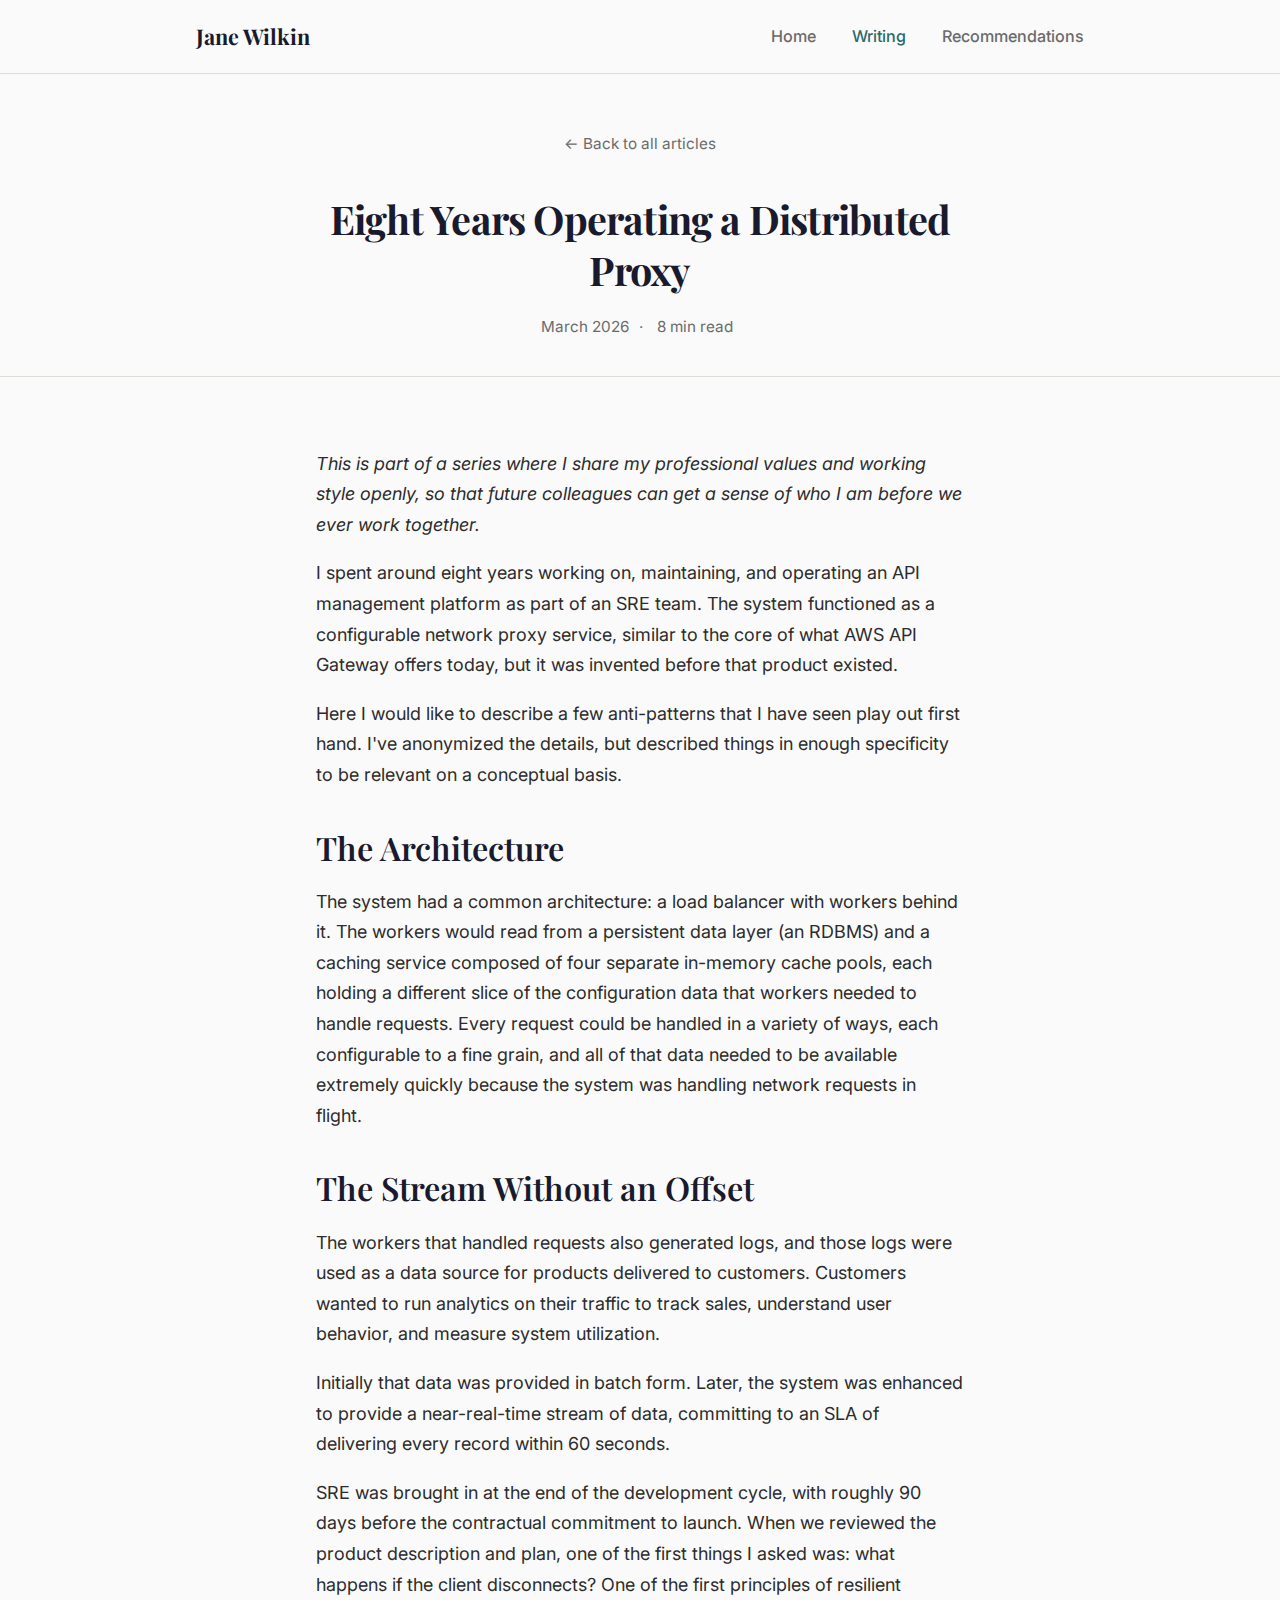
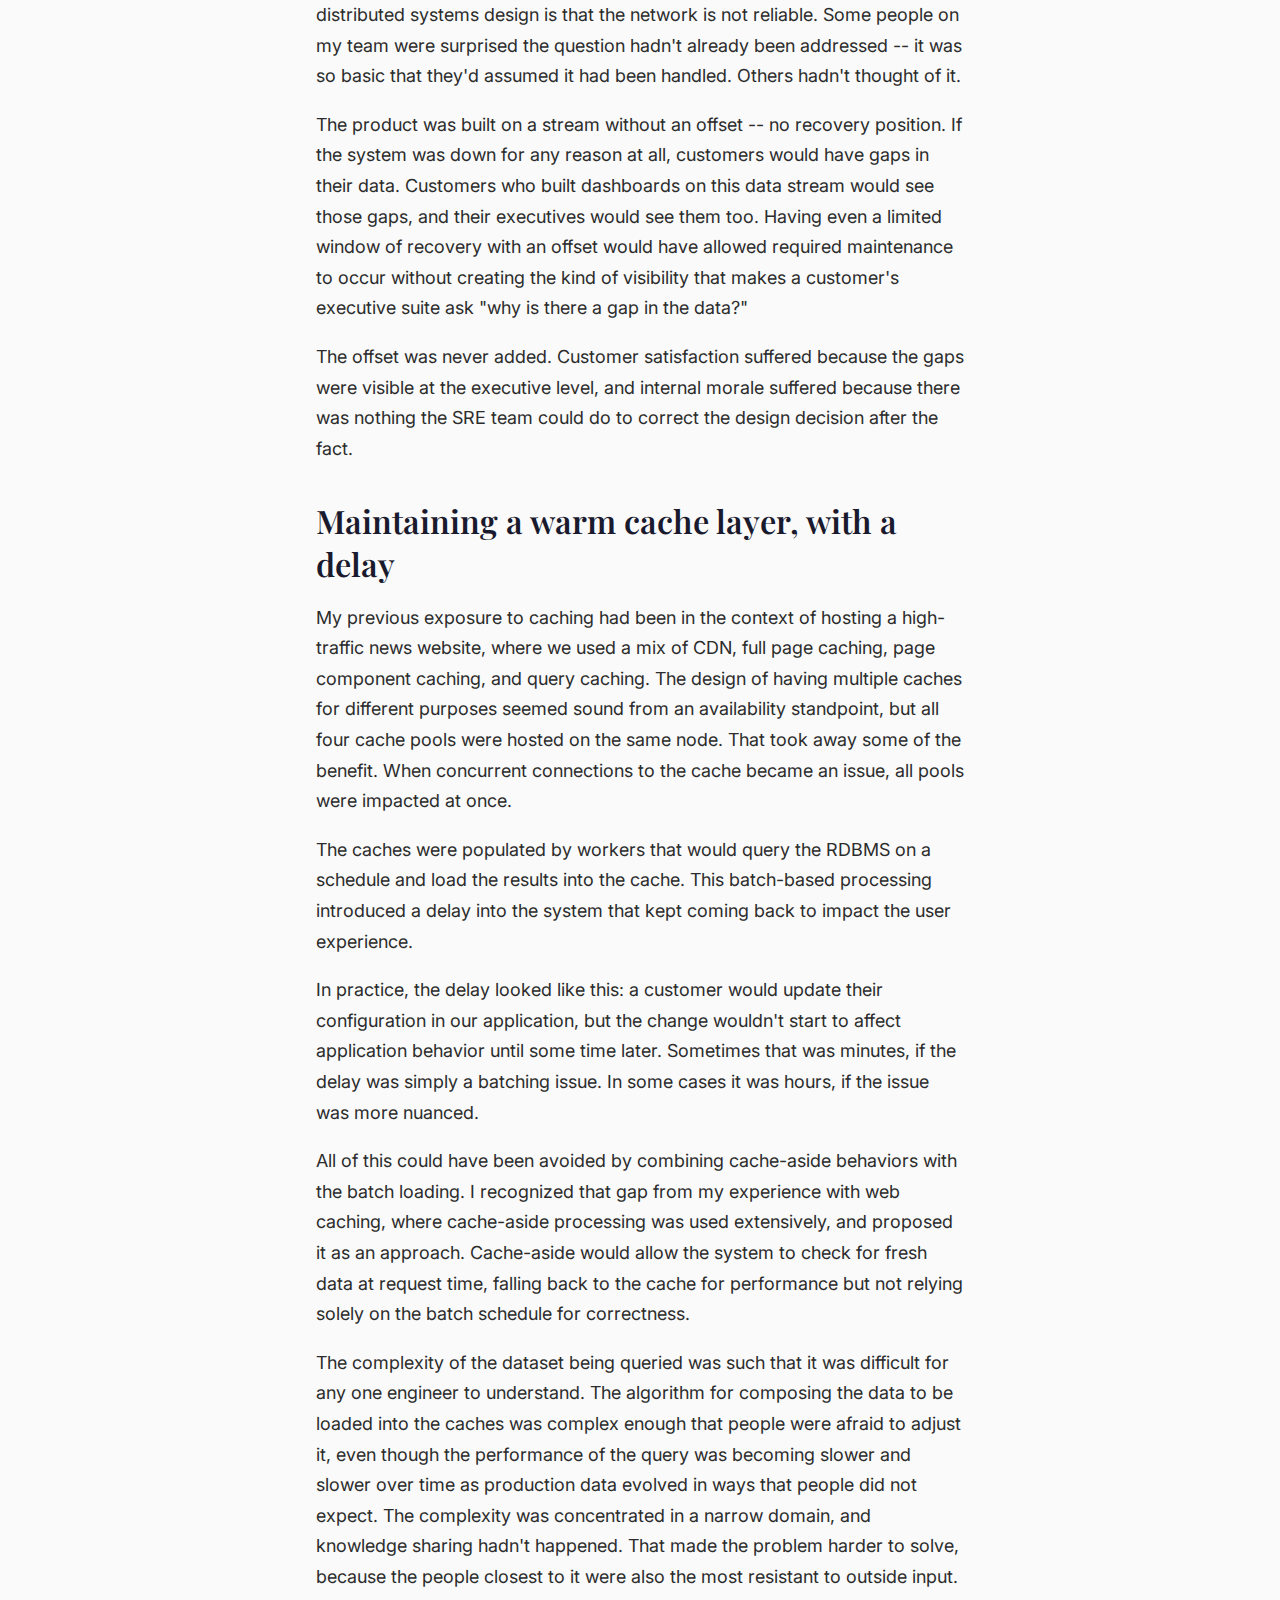
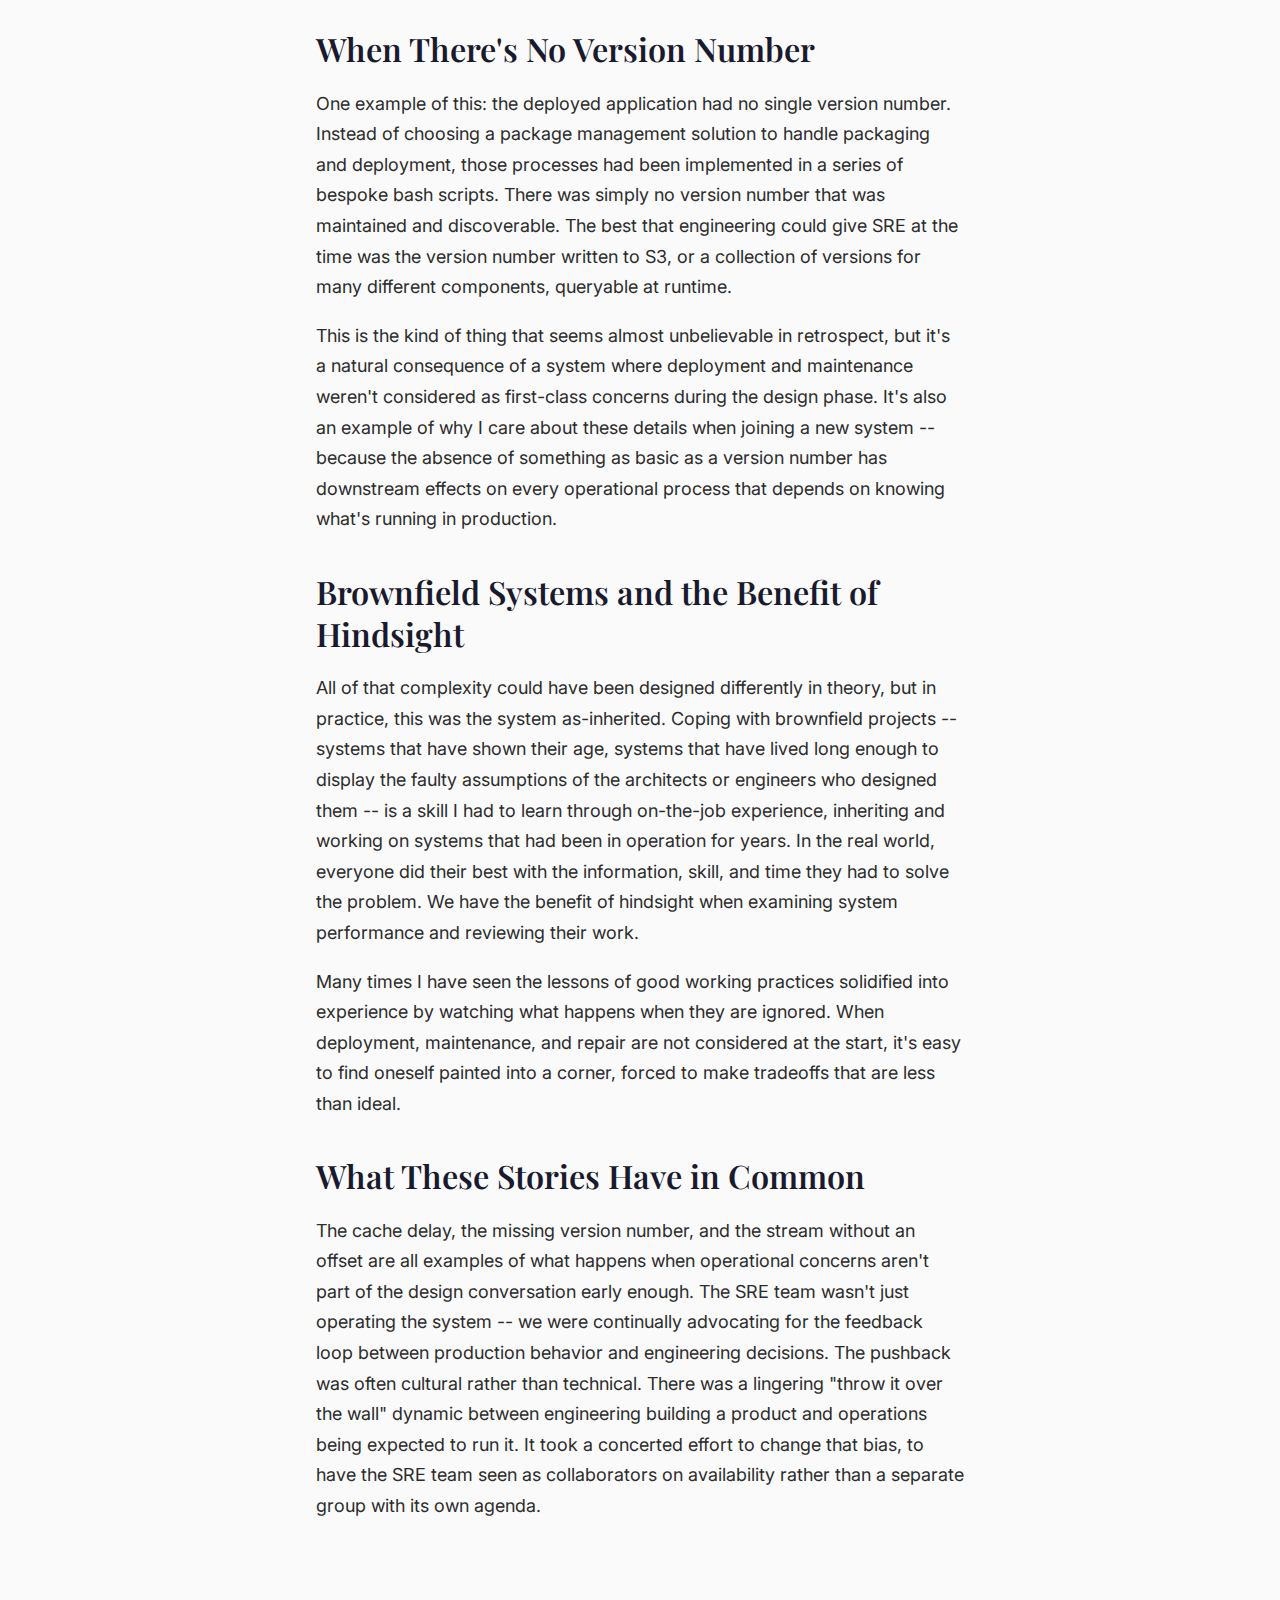
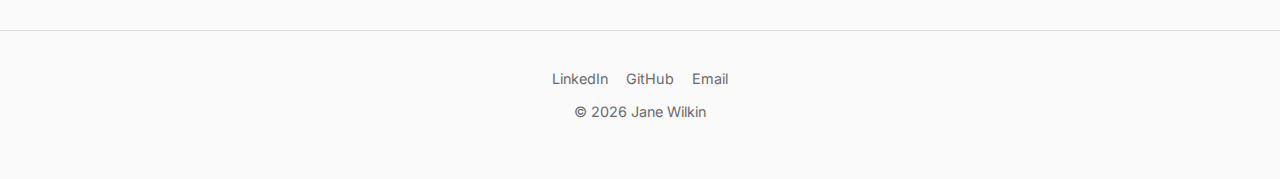
<file: blog/api-gateway-anatomy.html>
<!DOCTYPE html>
<html lang="en">
<head>
  <meta charset="UTF-8">
  <meta name="viewport" content="width=device-width, initial-scale=1.0">
  <title>Eight Years Operating a Distributed Proxy - Jane Wilkin</title>
  <meta name="description" content="Cache delays, brownfield systems, and a streaming product built without an offset. Lessons from eight years operating an API management platform.">
  <link rel="preconnect" href="https://fonts.googleapis.com">
  <link rel="preconnect" href="https://fonts.gstatic.com" crossorigin>
  <link href="https://fonts.googleapis.com/css2?family=Inter:wght@400;500;600&family=Playfair+Display:wght@600;700&display=swap" rel="stylesheet">
  <link rel="stylesheet" href="../css/style.css">
</head>
<body>

  <nav class="site-nav">
    <div class="container container--wide">
      <a href="/" class="site-nav__name">Jane Wilkin</a>
      <ul class="site-nav__links">
        <li><a href="/">Home</a></li>
        <li><a href="/blog/" class="active">Writing</a></li>
        <li><a href="/recommendations/">Recommendations</a></li>
      </ul>
    </div>
  </nav>

  <main>
    
    <article>
      <div class="article-header">
        <div class="container">
          <a href="/blog/" class="article-header__back">&larr; Back to all articles</a>
          <h1>Eight Years Operating a Distributed Proxy</h1>
          <div class="article-header__meta">
            <time>March 2026</time>
            <span>&middot;</span>
            <span>8 min read</span>
          </div>
        </div>
      </div>

      <div class="article-body">
        <div class="container">


          <p><em>This is part of a series where I share my professional values and working style openly, so that future colleagues can get a sense of who I am before we ever work together.</em></p>
          <p>I spent around eight years working on, maintaining, and operating an API management platform as part of an SRE team. The system functioned as a configurable network proxy service, similar to the core of what AWS API Gateway offers today, but it was invented before that product existed.</p>
          <p>Here I would like to describe a few anti-patterns that I have seen play out first hand. I've anonymized the details, but described things in enough specificity to be relevant on a conceptual basis.</p>
          <h2>The Architecture</h2>
          <p>The system had a common architecture: a load balancer with workers behind it. The workers would read from a persistent data layer (an RDBMS) and a caching service composed of four separate in-memory cache pools, each holding a different slice of the configuration data that workers needed to handle requests. Every request could be handled in a variety of ways, each configurable to a fine grain, and all of that data needed to be available extremely quickly because the system was handling network requests in flight.</p>
          <h2>The Stream Without an Offset</h2>
          <p>The workers that handled requests also generated logs, and those logs were used as a data source for products delivered to customers. Customers wanted to run analytics on their traffic to track sales, understand user behavior, and measure system utilization.</p>
          <p>Initially that data was provided in batch form. Later, the system was enhanced to provide a near-real-time stream of data, committing to an SLA of delivering every record within 60 seconds.</p>
          <p>SRE was brought in at the end of the development cycle, with roughly 90 days before the contractual commitment to launch. When we reviewed the product description and plan, one of the first things I asked was: what happens if the client disconnects? One of the first principles of resilient distributed systems design is that the network is not reliable. Some people on my team were surprised the question hadn't already been addressed -- it was so basic that they'd assumed it had been handled. Others hadn't thought of it.</p>
          <p>The product was built on a stream without an offset -- no recovery position. If the system was down for any reason at all, customers would have gaps in their data. Customers who built dashboards on this data stream would see those gaps, and their executives would see them too. Having even a limited window of recovery with an offset would have allowed required maintenance to occur without creating the kind of visibility that makes a customer's executive suite ask &quot;why is there a gap in the data?&quot;</p>
          <p>The offset was never added. Customer satisfaction suffered because the gaps were visible at the executive level, and internal morale suffered because there was nothing the SRE team could do to correct the design decision after the fact.</p>
          <h2>Maintaining a warm cache layer, with a delay</h2>
          <p>My previous exposure to caching had been in the context of hosting a high-traffic news website, where we used a mix of CDN, full page caching, page component caching, and query caching. The design of having multiple caches for different purposes seemed sound from an availability standpoint, but all four cache pools were hosted on the same node. That took away some of the benefit. When concurrent connections to the cache became an issue, all pools were impacted at once.</p>
          <p>The caches were populated by workers that would query the RDBMS on a schedule and load the results into the cache. This batch-based processing introduced a delay into the system that kept coming back to impact the user experience.</p>
          <p>In practice, the delay looked like this: a customer would update their configuration in our application, but the change wouldn't start to affect application behavior until some time later. Sometimes that was minutes, if the delay was simply a batching issue. In some cases it was hours, if the issue was more nuanced.</p>
          <p>All of this could have been avoided by combining cache-aside behaviors with the batch loading. I recognized that gap from my experience with web caching, where cache-aside processing was used extensively, and proposed it as an approach. Cache-aside would allow the system to check for fresh data at request time, falling back to the cache for performance but not relying solely on the batch schedule for correctness.</p>
          <p>The complexity of the dataset being queried was such that it was difficult for any one engineer to understand. The algorithm for composing the data to be loaded into the caches was complex enough that people were afraid to adjust it, even though the performance of the query was becoming slower and slower over time as production data evolved in ways that people did not expect. The complexity was concentrated in a narrow domain, and knowledge sharing hadn't happened. That made the problem harder to solve, because the people closest to it were also the most resistant to outside input.</p>
          <h2>When There's No Version Number</h2>
          <p>One example of this: the deployed application had no single version number. Instead of choosing a package management solution to handle packaging and deployment, those processes had been implemented in a series of bespoke bash scripts. There was simply no version number that was maintained and discoverable. The best that engineering could give SRE at the time was the version number written to S3, or a collection of versions for many different components, queryable at runtime.</p>
          <p>This is the kind of thing that seems almost unbelievable in retrospect, but it's a natural consequence of a system where deployment and maintenance weren't considered as first-class concerns during the design phase. It's also an example of why I care about these details when joining a new system -- because the absence of something as basic as a version number has downstream effects on every operational process that depends on knowing what's running in production.</p>
          <h2>Brownfield Systems and the Benefit of Hindsight</h2>
          <p>All of that complexity could have been designed differently in theory, but in practice, this was the system as-inherited. Coping with brownfield projects -- systems that have shown their age, systems that have lived long enough to display the faulty assumptions of the architects or engineers who designed them -- is a skill I had to learn through on-the-job experience, inheriting and working on systems that had been in operation for years. In the real world, everyone did their best with the information, skill, and time they had to solve the problem. We have the benefit of hindsight when examining system performance and reviewing their work.</p>
          <p>Many times I have seen the lessons of good working practices solidified into experience by watching what happens when they are ignored. When deployment, maintenance, and repair are not considered at the start, it's easy to find oneself painted into a corner, forced to make tradeoffs that are less than ideal.</p>
          <h2>What These Stories Have in Common</h2>
          <p>The cache delay, the missing version number, and the stream without an offset are all examples of what happens when operational concerns aren't part of the design conversation early enough. The SRE team wasn't just operating the system -- we were continually advocating for the feedback loop between production behavior and engineering decisions. The pushback was often cultural rather than technical. There was a lingering &quot;throw it over the wall&quot; dynamic between engineering building a product and operations being expected to run it. It took a concerted effort to change that bias, to have the SRE team seen as collaborators on availability rather than a separate group with its own agenda.</p>


        </div>
      </div>
    </article>

  </main>

  <footer class="site-footer">
    <div class="container">
      <div class="site-footer__links">
        <a href="https://www.linkedin.com/in/janewilkin/" target="_blank" rel="noopener">LinkedIn</a>
        <a href="https://github.com/janewilkin" target="_blank" rel="noopener">GitHub</a>
        <a href="mailto:jane@janewilkin.dev">Email</a>
      </div>
      <p>&copy; 2026 Jane Wilkin</p>
    </div>
  </footer>

</body>
</html>
</file>
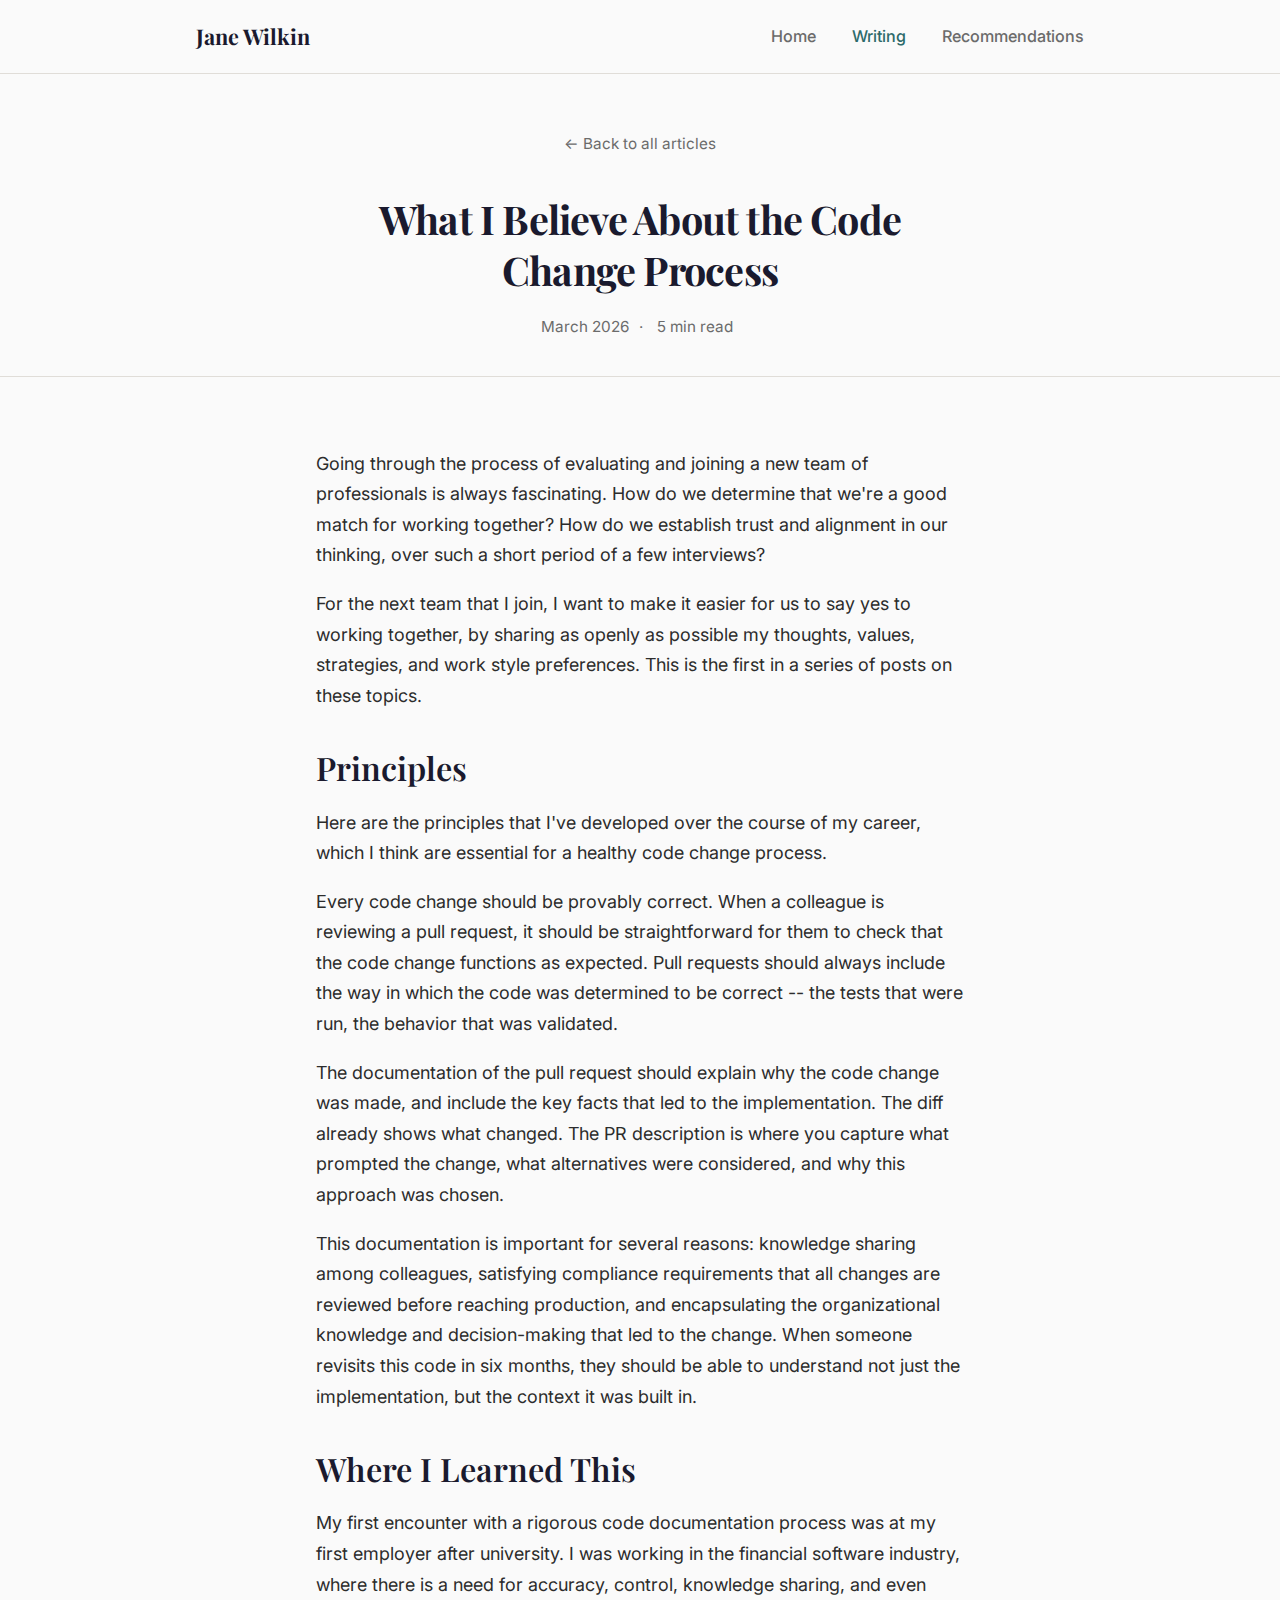
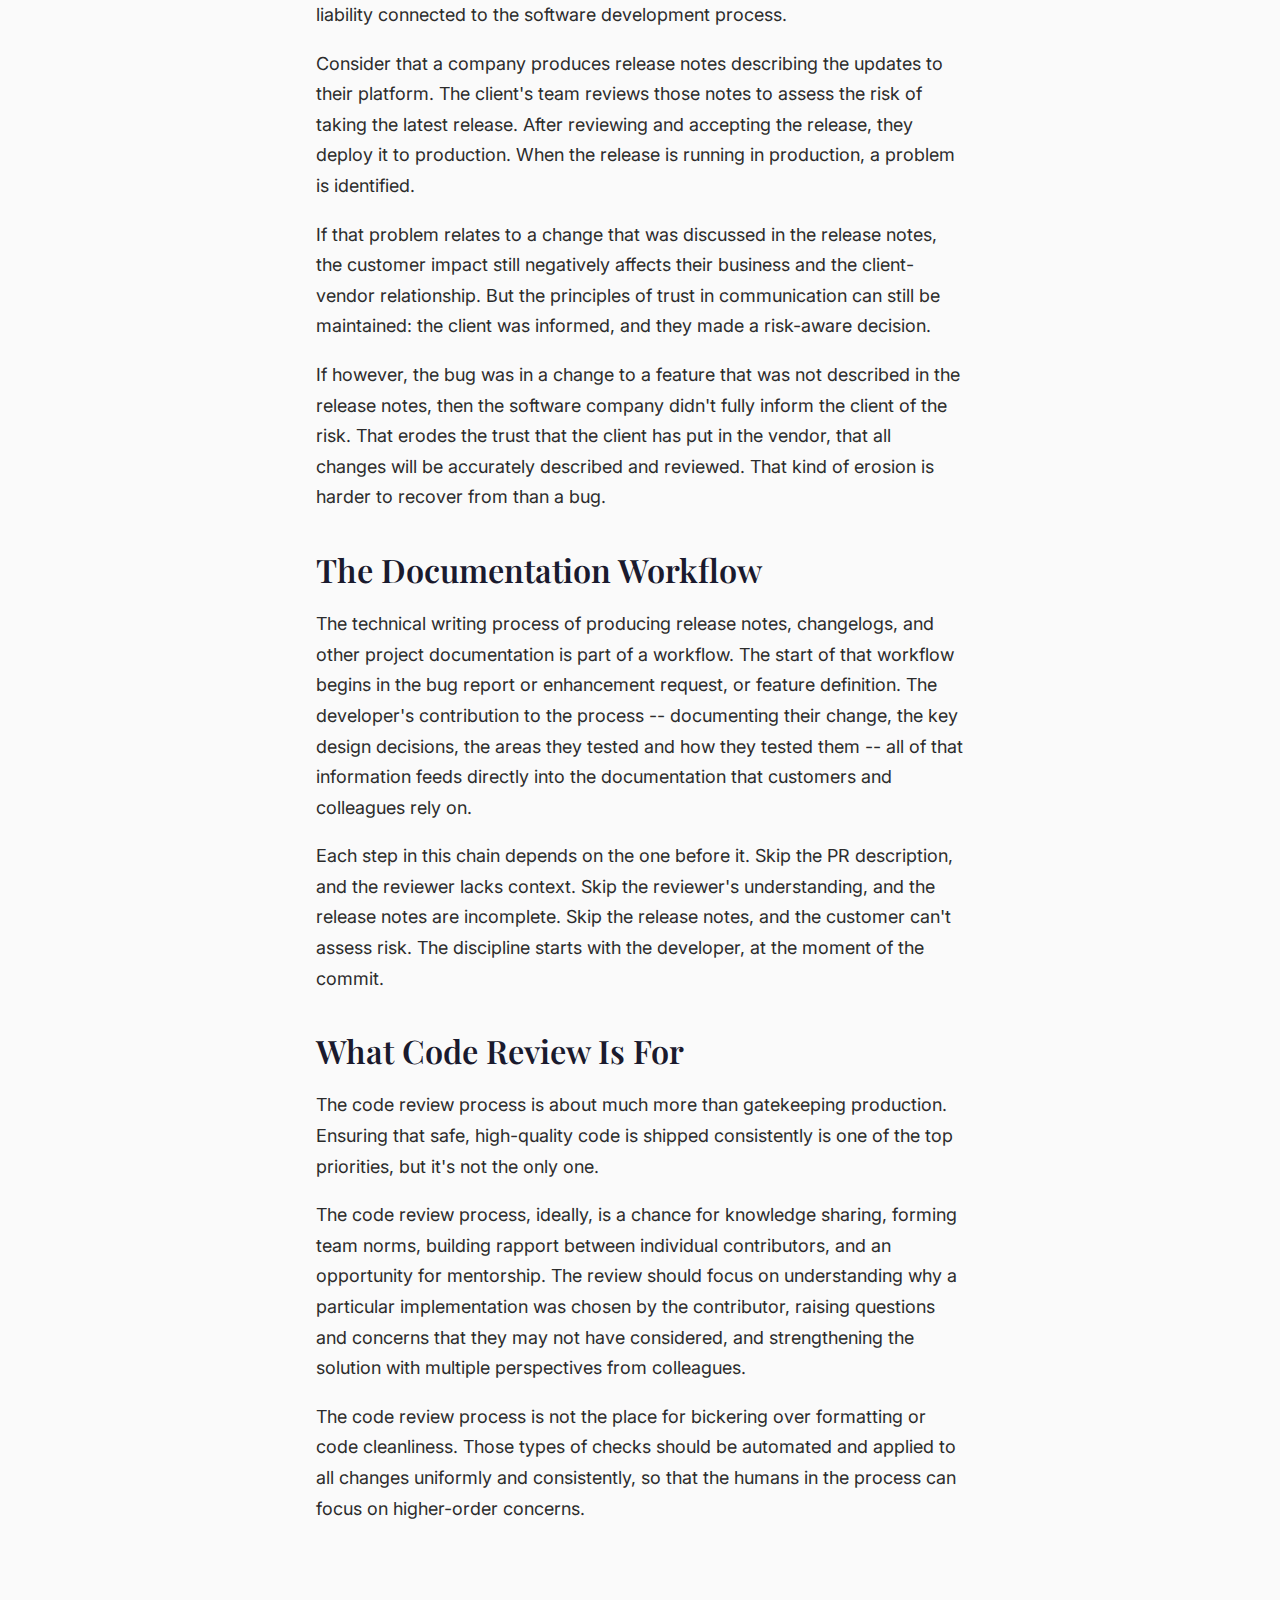
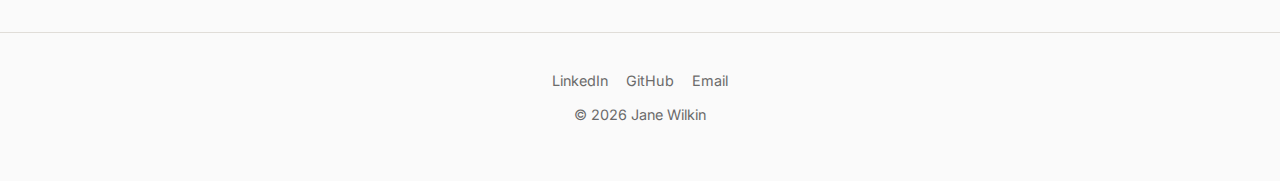
<file: blog/code-change-process.html>
<!DOCTYPE html>
<html lang="en">
<head>
  <meta charset="UTF-8">
  <meta name="viewport" content="width=device-width, initial-scale=1.0">
  <title>What I Believe About the Code Change Process - Jane Wilkin</title>
  <meta name="description" content="Principles for code changes, pull requests, and code review, drawn from two decades in software starting in financial services.">
  <link rel="preconnect" href="https://fonts.googleapis.com">
  <link rel="preconnect" href="https://fonts.gstatic.com" crossorigin>
  <link href="https://fonts.googleapis.com/css2?family=Inter:wght@400;500;600&family=Playfair+Display:wght@600;700&display=swap" rel="stylesheet">
  <link rel="stylesheet" href="../css/style.css">
</head>
<body>

  <nav class="site-nav">
    <div class="container container--wide">
      <a href="/" class="site-nav__name">Jane Wilkin</a>
      <ul class="site-nav__links">
        <li><a href="/">Home</a></li>
        <li><a href="/blog/" class="active">Writing</a></li>
        <li><a href="/recommendations/">Recommendations</a></li>
      </ul>
    </div>
  </nav>

  <main>
    
    <article>
      <div class="article-header">
        <div class="container">
          <a href="/blog/" class="article-header__back">&larr; Back to all articles</a>
          <h1>What I Believe About the Code Change Process</h1>
          <div class="article-header__meta">
            <time>March 2026</time>
            <span>&middot;</span>
            <span>5 min read</span>
          </div>
        </div>
      </div>

      <div class="article-body">
        <div class="container">


          <p>Going through the process of evaluating and joining a new team of professionals is always fascinating. How do we determine that we're a good match for working together? How do we establish trust and alignment in our thinking, over such a short period of a few interviews?</p>
          <p>For the next team that I join, I want to make it easier for us to say yes to working together, by sharing as openly as possible my thoughts, values, strategies, and work style preferences. This is the first in a series of posts on these topics.</p>
          <h2>Principles</h2>
          <p>Here are the principles that I've developed over the course of my career, which I think are essential for a healthy code change process.</p>
          <p>Every code change should be provably correct. When a colleague is reviewing a pull request, it should be straightforward for them to check that the code change functions as expected. Pull requests should always include the way in which the code was determined to be correct -- the tests that were run, the behavior that was validated.</p>
          <p>The documentation of the pull request should explain why the code change was made, and include the key facts that led to the implementation. The diff already shows what changed. The PR description is where you capture what prompted the change, what alternatives were considered, and why this approach was chosen.</p>
          <p>This documentation is important for several reasons: knowledge sharing among colleagues, satisfying compliance requirements that all changes are reviewed before reaching production, and encapsulating the organizational knowledge and decision-making that led to the change. When someone revisits this code in six months, they should be able to understand not just the implementation, but the context it was built in.</p>
          <h2>Where I Learned This</h2>
          <p>My first encounter with a rigorous code documentation process was at my first employer after university. I was working in the financial software industry, where there is a need for accuracy, control, knowledge sharing, and even liability connected to the software development process.</p>
          <p>Consider that a company produces release notes describing the updates to their platform. The client's team reviews those notes to assess the risk of taking the latest release. After reviewing and accepting the release, they deploy it to production. When the release is running in production, a problem is identified.</p>
          <p>If that problem relates to a change that was discussed in the release notes, the customer impact still negatively affects their business and the client-vendor relationship. But the principles of trust in communication can still be maintained: the client was informed, and they made a risk-aware decision.</p>
          <p>If however, the bug was in a change to a feature that was not described in the release notes, then the software company didn't fully inform the client of the risk. That erodes the trust that the client has put in the vendor, that all changes will be accurately described and reviewed. That kind of erosion is harder to recover from than a bug.</p>
          <h2>The Documentation Workflow</h2>
          <p>The technical writing process of producing release notes, changelogs, and other project documentation is part of a workflow. The start of that workflow begins in the bug report or enhancement request, or feature definition. The developer's contribution to the process -- documenting their change, the key design decisions, the areas they tested and how they tested them -- all of that information feeds directly into the documentation that customers and colleagues rely on.</p>
          <p>Each step in this chain depends on the one before it. Skip the PR description, and the reviewer lacks context. Skip the reviewer's understanding, and the release notes are incomplete. Skip the release notes, and the customer can't assess risk. The discipline starts with the developer, at the moment of the commit.</p>
          <h2>What Code Review Is For</h2>
          <p>The code review process is about much more than gatekeeping production. Ensuring that safe, high-quality code is shipped consistently is one of the top priorities, but it's not the only one.</p>
          <p>The code review process, ideally, is a chance for knowledge sharing, forming team norms, building rapport between individual contributors, and an opportunity for mentorship. The review should focus on understanding why a particular implementation was chosen by the contributor, raising questions and concerns that they may not have considered, and strengthening the solution with multiple perspectives from colleagues.</p>
          <p>The code review process is not the place for bickering over formatting or code cleanliness. Those types of checks should be automated and applied to all changes uniformly and consistently, so that the humans in the process can focus on higher-order concerns.</p>


        </div>
      </div>
    </article>

  </main>

  <footer class="site-footer">
    <div class="container">
      <div class="site-footer__links">
        <a href="https://www.linkedin.com/in/janewilkin/" target="_blank" rel="noopener">LinkedIn</a>
        <a href="https://github.com/janewilkin" target="_blank" rel="noopener">GitHub</a>
        <a href="mailto:jane@janewilkin.dev">Email</a>
      </div>
      <p>&copy; 2026 Jane Wilkin</p>
    </div>
  </footer>

</body>
</html>
</file>
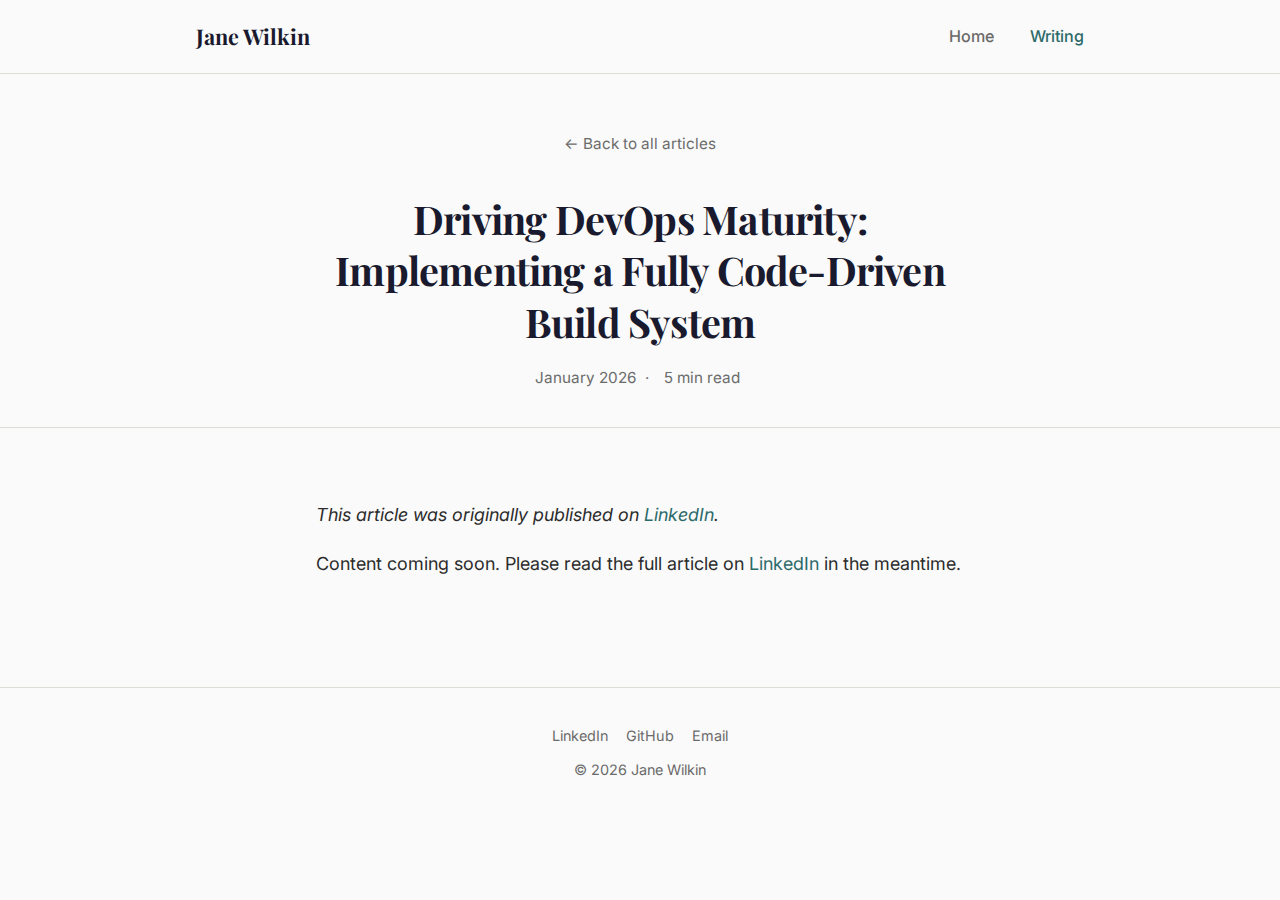
<file: blog/driving-devops-maturity.html>
<!DOCTYPE html>
<html lang="en">
<head>
  <meta charset="UTF-8">
  <meta name="viewport" content="width=device-width, initial-scale=1.0">
  <title>Driving DevOps Maturity: Implementing a Fully Code-Driven Build System - Jane Wilkin</title>
  <meta name="description" content="How we transitioned from manual processes to a fully automated, code-driven approach using Packer, Ansible, Terraform, and Docker.">
  <link rel="preconnect" href="https://fonts.googleapis.com">
  <link rel="preconnect" href="https://fonts.gstatic.com" crossorigin>
  <link href="https://fonts.googleapis.com/css2?family=Inter:wght@400;500;600&family=Playfair+Display:wght@600;700&display=swap" rel="stylesheet">
  <link rel="stylesheet" href="../css/style.css">
</head>
<body>

  <nav class="site-nav">
    <div class="container container--wide">
      <a href="/" class="site-nav__name">Jane Wilkin</a>
      <ul class="site-nav__links">
        <li><a href="/">Home</a></li>
        <li><a href="/blog/" class="active">Writing</a></li>
      </ul>
    </div>
  </nav>

  <main>
    <article>
      <div class="article-header">
        <div class="container">
          <a href="/blog/" class="article-header__back">&larr; Back to all articles</a>
          <h1>Driving DevOps Maturity: Implementing a Fully Code-Driven Build System</h1>
          <div class="article-header__meta">
            <time>January 2026</time>
            <span>&middot;</span>
            <span>5 min read</span>
          </div>
        </div>
      </div>

      <div class="article-body">
        <div class="container">
          <p><em>This article was originally published on
          <a href="https://www.linkedin.com/pulse/driving-devops-maturity-implementing-fully-build-system-jane-wilkin-qflve/" target="_blank" rel="noopener">LinkedIn</a>.</em></p>

          <!-- Article content will be added here. The full article text from LinkedIn should be placed in this section. -->

          <p>Content coming soon. Please read the full article on
          <a href="https://www.linkedin.com/pulse/driving-devops-maturity-implementing-fully-build-system-jane-wilkin-qflve/" target="_blank" rel="noopener">LinkedIn</a>
          in the meantime.</p>
        </div>
      </div>
    </article>
  </main>

  <footer class="site-footer">
    <div class="container">
      <div class="site-footer__links">
        <a href="https://www.linkedin.com/in/janewilkin/" target="_blank" rel="noopener">LinkedIn</a>
        <a href="https://github.com/janewilkin" target="_blank" rel="noopener">GitHub</a>
        <a href="mailto:tojanessurprise@gmail.com">Email</a>
      </div>
      <p>&copy; 2026 Jane Wilkin</p>
    </div>
  </footer>

</body>
</html>
</file>
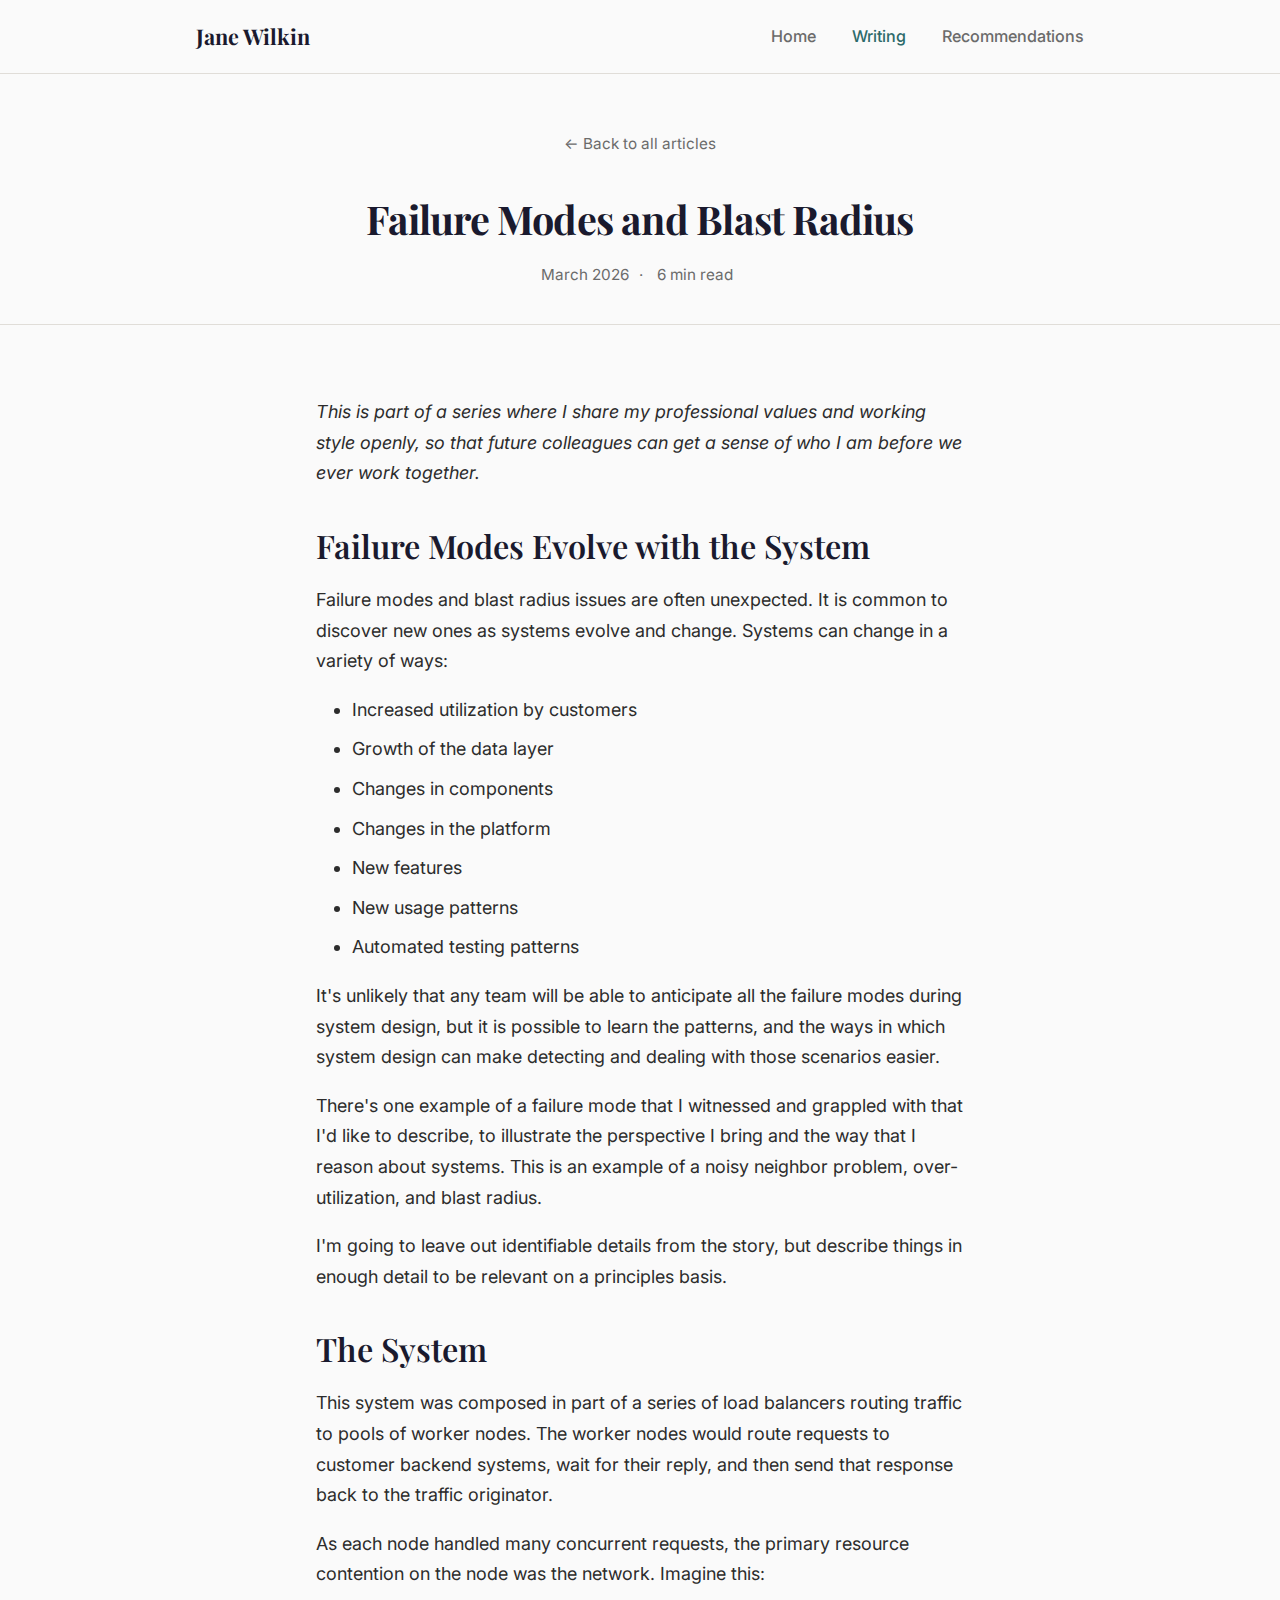
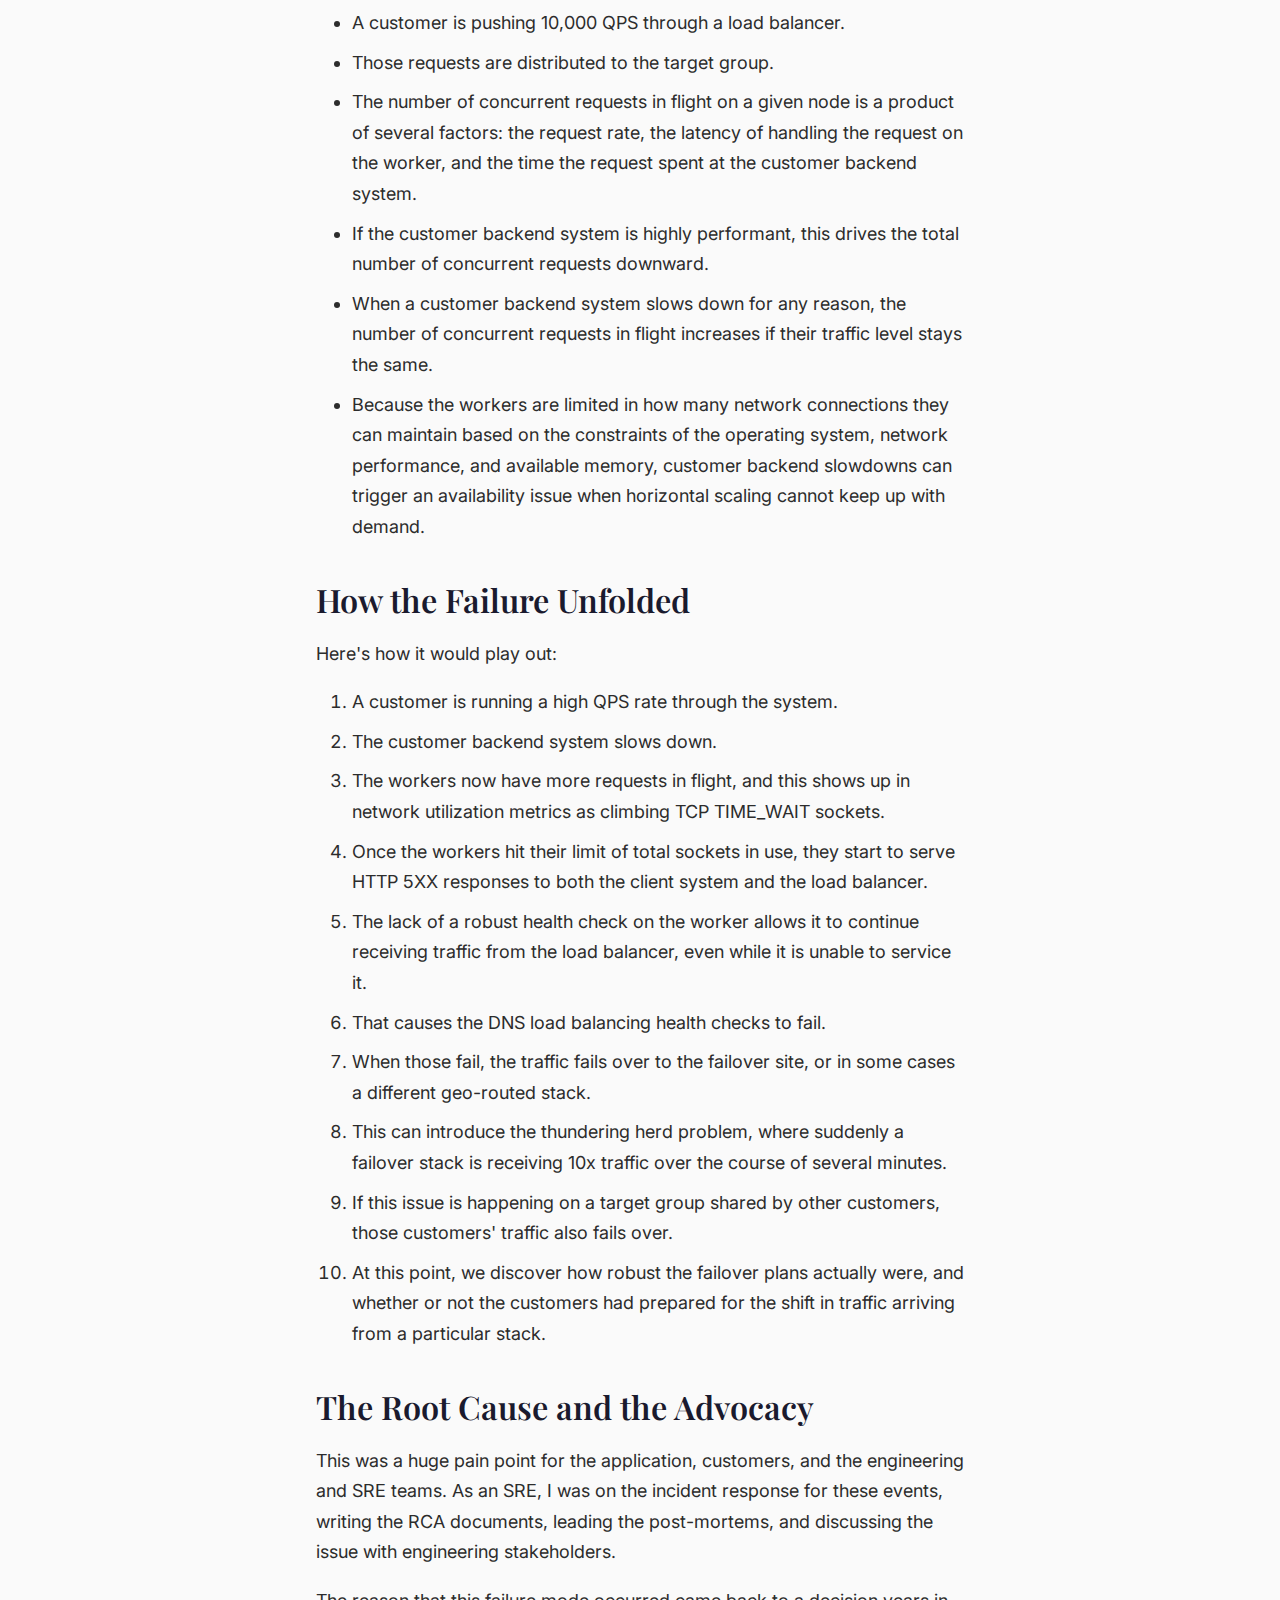
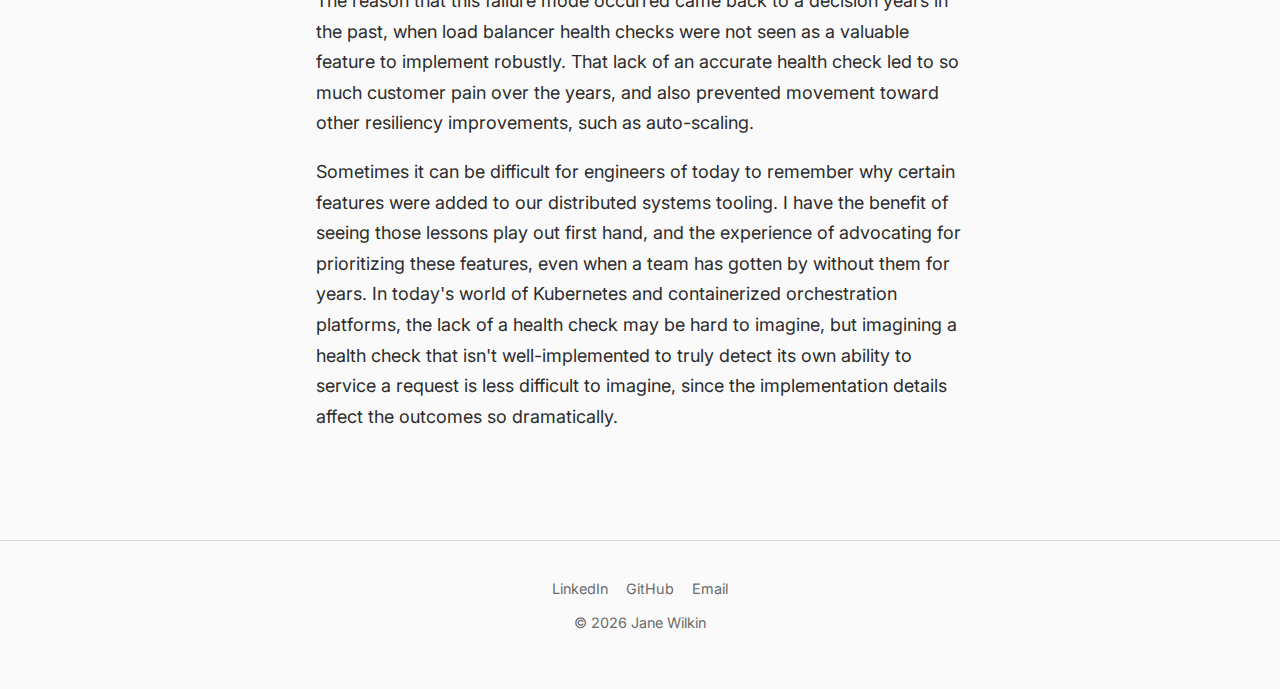
<file: blog/failure-modes-blast-radius.html>
<!DOCTYPE html>
<html lang="en">
<head>
  <meta charset="UTF-8">
  <meta name="viewport" content="width=device-width, initial-scale=1.0">
  <title>Failure Modes and Blast Radius - Jane Wilkin</title>
  <meta name="description" content="A missing health check turned single-customer slowdowns into multi-customer outages. A cascading failure story from the SRE side of a distributed proxy system.">
  <link rel="preconnect" href="https://fonts.googleapis.com">
  <link rel="preconnect" href="https://fonts.gstatic.com" crossorigin>
  <link href="https://fonts.googleapis.com/css2?family=Inter:wght@400;500;600&family=Playfair+Display:wght@600;700&display=swap" rel="stylesheet">
  <link rel="stylesheet" href="../css/style.css">
</head>
<body>

  <nav class="site-nav">
    <div class="container container--wide">
      <a href="/" class="site-nav__name">Jane Wilkin</a>
      <ul class="site-nav__links">
        <li><a href="/">Home</a></li>
        <li><a href="/blog/" class="active">Writing</a></li>
        <li><a href="/recommendations/">Recommendations</a></li>
      </ul>
    </div>
  </nav>

  <main>
    
    <article>
      <div class="article-header">
        <div class="container">
          <a href="/blog/" class="article-header__back">&larr; Back to all articles</a>
          <h1>Failure Modes and Blast Radius</h1>
          <div class="article-header__meta">
            <time>March 2026</time>
            <span>&middot;</span>
            <span>6 min read</span>
          </div>
        </div>
      </div>

      <div class="article-body">
        <div class="container">


          <p><em>This is part of a series where I share my professional values and working style openly, so that future colleagues can get a sense of who I am before we ever work together.</em></p>
          <h2>Failure Modes Evolve with the System</h2>
          <p>Failure modes and blast radius issues are often unexpected. It is common to discover new ones as systems evolve and change. Systems can change in a variety of ways:</p>
          <ul>
          <li>Increased utilization by customers</li>
          <li>Growth of the data layer</li>
          <li>Changes in components</li>
          <li>Changes in the platform</li>
          <li>New features</li>
          <li>New usage patterns</li>
          <li>Automated testing patterns</li>
          </ul>
          <p>It's unlikely that any team will be able to anticipate all the failure modes during system design, but it is possible to learn the patterns, and the ways in which system design can make detecting and dealing with those scenarios easier.</p>
          <p>There's one example of a failure mode that I witnessed and grappled with that I'd like to describe, to illustrate the perspective I bring and the way that I reason about systems. This is an example of a noisy neighbor problem, over-utilization, and blast radius.</p>
          <p>I'm going to leave out identifiable details from the story, but describe things in enough detail to be relevant on a principles basis.</p>
          <h2>The System</h2>
          <p>This system was composed in part of a series of load balancers routing traffic to pools of worker nodes. The worker nodes would route requests to customer backend systems, wait for their reply, and then send that response back to the traffic originator.</p>
          <p>As each node handled many concurrent requests, the primary resource contention on the node was the network. Imagine this:</p>
          <ul>
          <li>A customer is pushing 10,000 QPS through a load balancer.</li>
          <li>Those requests are distributed to the target group.</li>
          <li>The number of concurrent requests in flight on a given node is a product of several factors: the request rate, the latency of handling the request on the worker, and the time the request spent at the customer backend system.</li>
          <li>If the customer backend system is highly performant, this drives the total number of concurrent requests downward.</li>
          <li>When a customer backend system slows down for any reason, the number of concurrent requests in flight increases if their traffic level stays the same.</li>
          <li>Because the workers are limited in how many network connections they can maintain based on the constraints of the operating system, network performance, and available memory, customer backend slowdowns can trigger an availability issue when horizontal scaling cannot keep up with demand.</li>
          </ul>
          <h2>How the Failure Unfolded</h2>
          <p>Here's how it would play out:</p>
          <ol>
          <li>A customer is running a high QPS rate through the system.</li>
          <li>The customer backend system slows down.</li>
          <li>The workers now have more requests in flight, and this shows up in network utilization metrics as climbing TCP TIME_WAIT sockets.</li>
          <li>Once the workers hit their limit of total sockets in use, they start to serve HTTP 5XX responses to both the client system and the load balancer.</li>
          <li>The lack of a robust health check on the worker allows it to continue receiving traffic from the load balancer, even while it is unable to service it.</li>
          <li>That causes the DNS load balancing health checks to fail.</li>
          <li>When those fail, the traffic fails over to the failover site, or in some cases a different geo-routed stack.</li>
          <li>This can introduce the thundering herd problem, where suddenly a failover stack is receiving 10x traffic over the course of several minutes.</li>
          <li>If this issue is happening on a target group shared by other customers, those customers' traffic also fails over.</li>
          <li>At this point, we discover how robust the failover plans actually were, and whether or not the customers had prepared for the shift in traffic arriving from a particular stack.</li>
          </ol>
          <h2>The Root Cause and the Advocacy</h2>
          <p>This was a huge pain point for the application, customers, and the engineering and SRE teams. As an SRE, I was on the incident response for these events, writing the RCA documents, leading the post-mortems, and discussing the issue with engineering stakeholders.</p>
          <p>The reason that this failure mode occurred came back to a decision years in the past, when load balancer health checks were not seen as a valuable feature to implement robustly. That lack of an accurate health check led to so much customer pain over the years, and also prevented movement toward other resiliency improvements, such as auto-scaling.</p>
          <p>Sometimes it can be difficult for engineers of today to remember why certain features were added to our distributed systems tooling. I have the benefit of seeing those lessons play out first hand, and the experience of advocating for prioritizing these features, even when a team has gotten by without them for years. In today's world of Kubernetes and containerized orchestration platforms, the lack of a health check may be hard to imagine, but imagining a health check that isn't well-implemented to truly detect its own ability to service a request is less difficult to imagine, since the implementation details affect the outcomes so dramatically.</p>


        </div>
      </div>
    </article>

  </main>

  <footer class="site-footer">
    <div class="container">
      <div class="site-footer__links">
        <a href="https://www.linkedin.com/in/janewilkin/" target="_blank" rel="noopener">LinkedIn</a>
        <a href="https://github.com/janewilkin" target="_blank" rel="noopener">GitHub</a>
        <a href="mailto:jane@janewilkin.dev">Email</a>
      </div>
      <p>&copy; 2026 Jane Wilkin</p>
    </div>
  </footer>

</body>
</html>
</file>
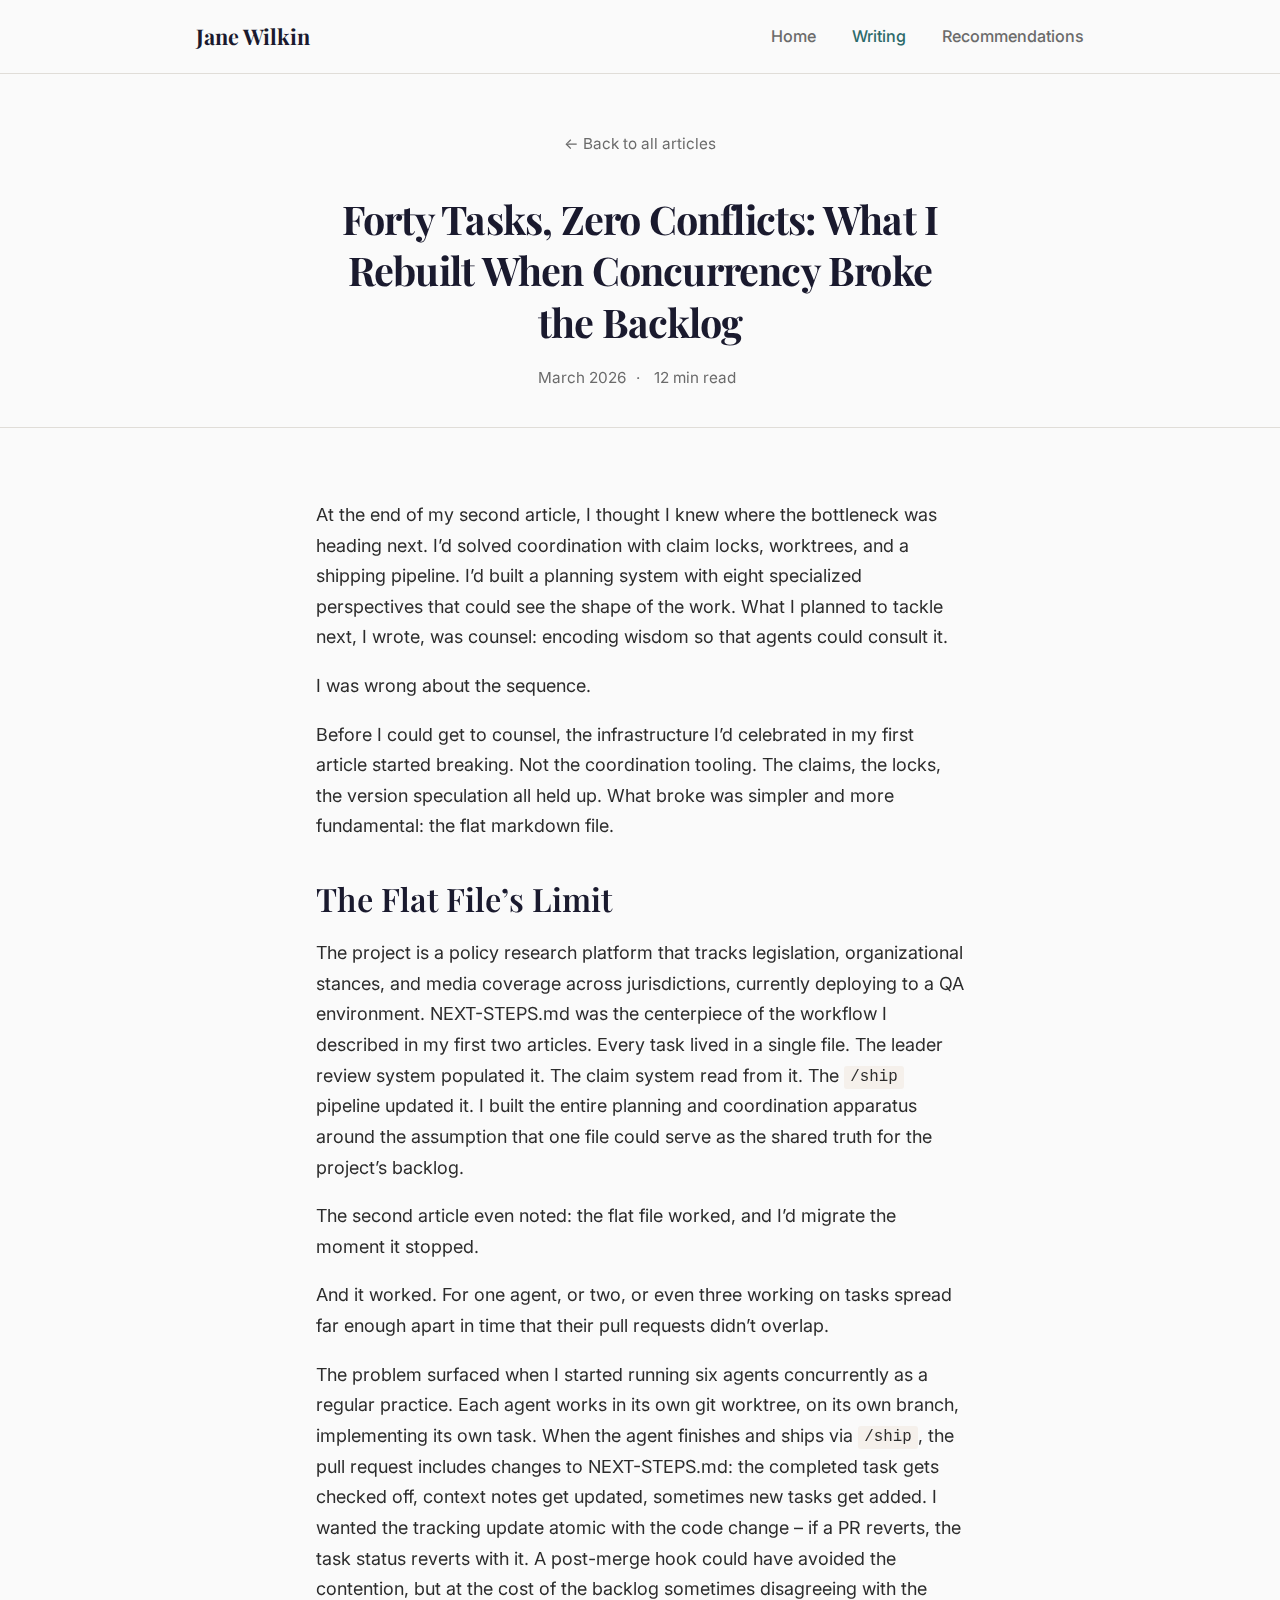
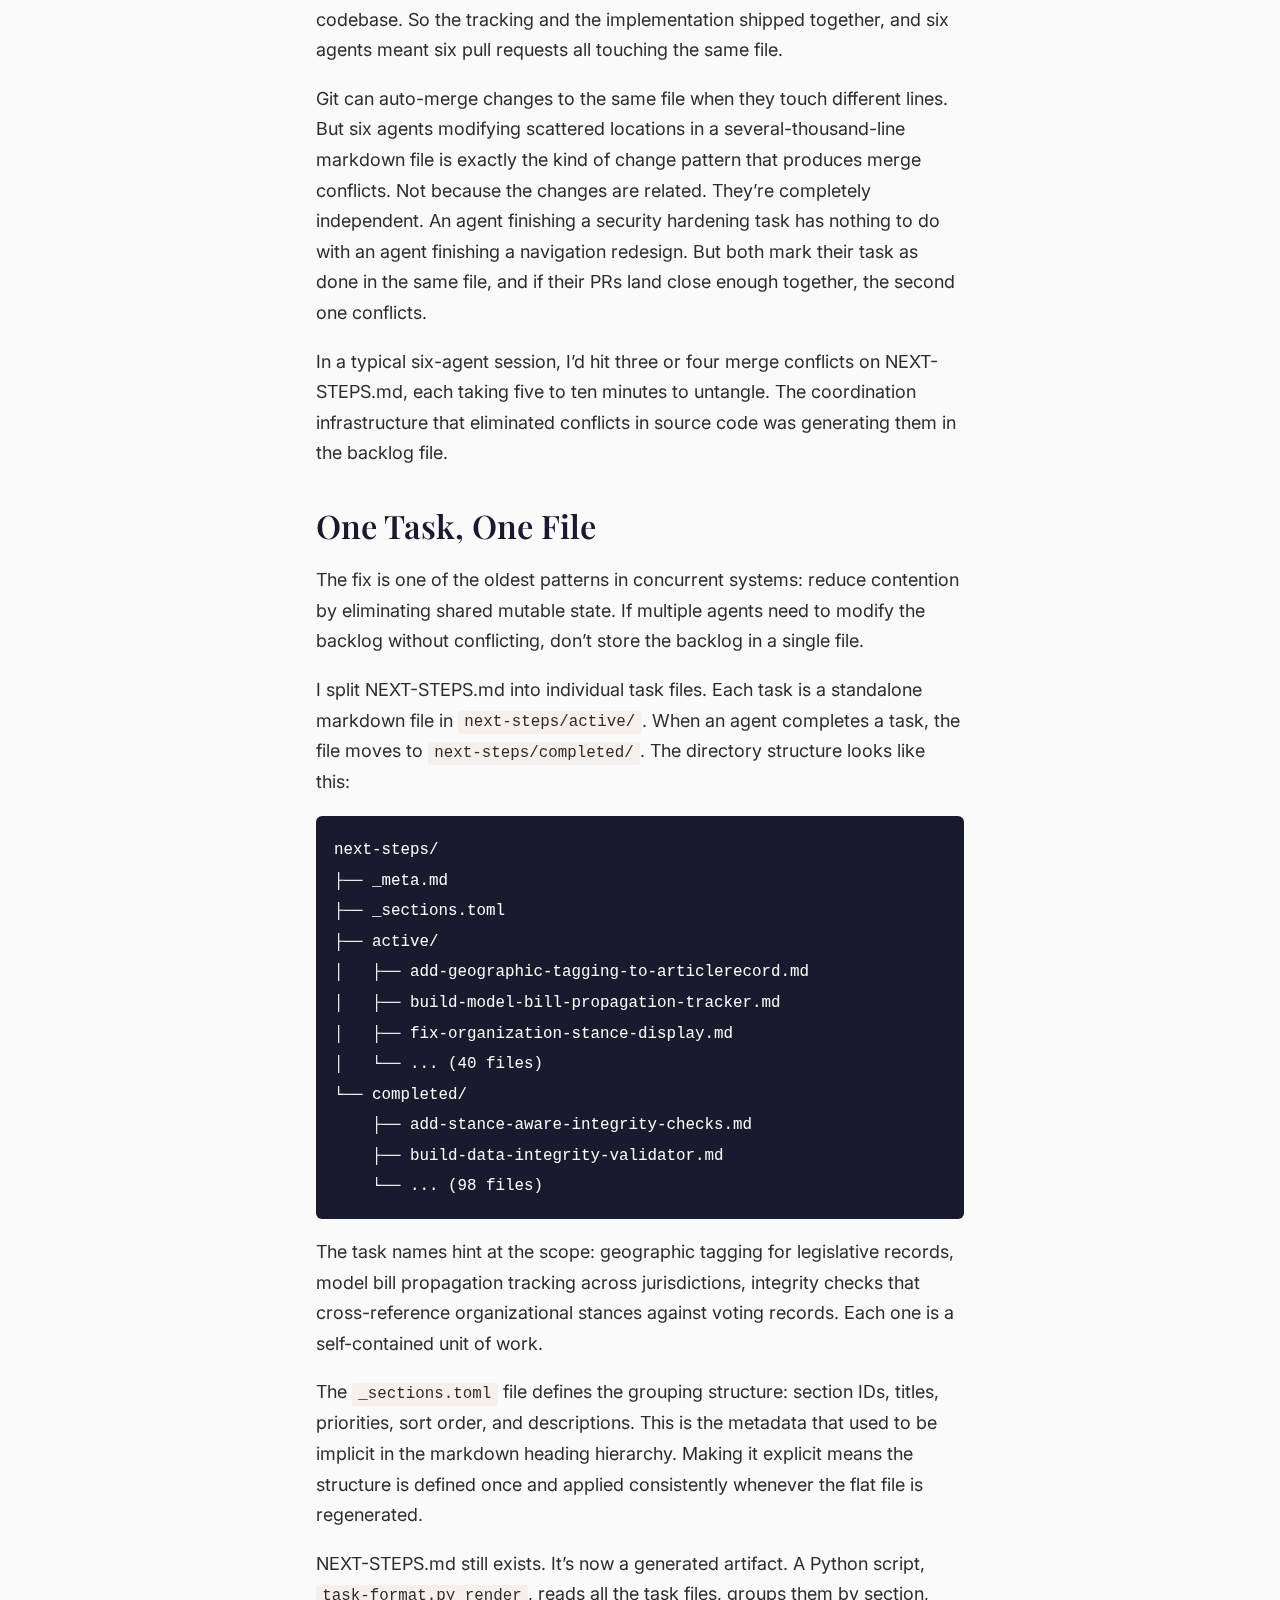
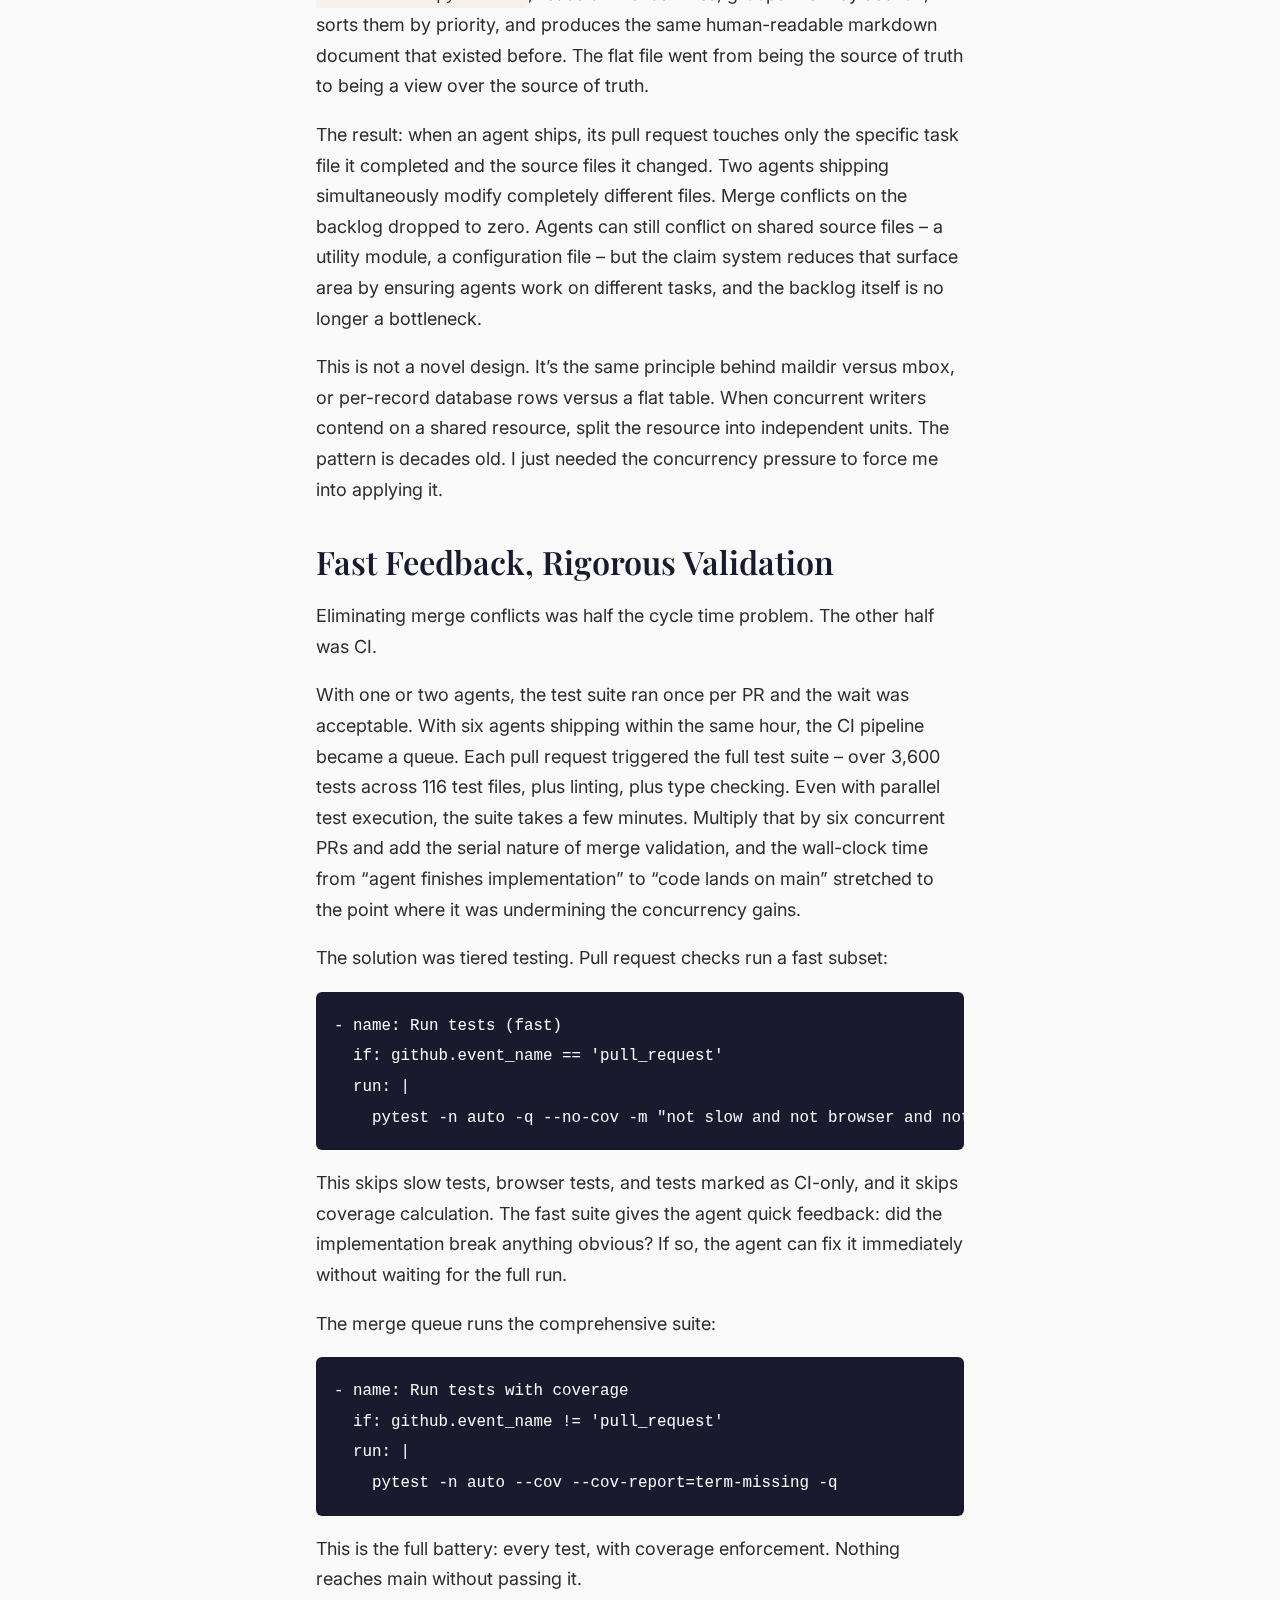
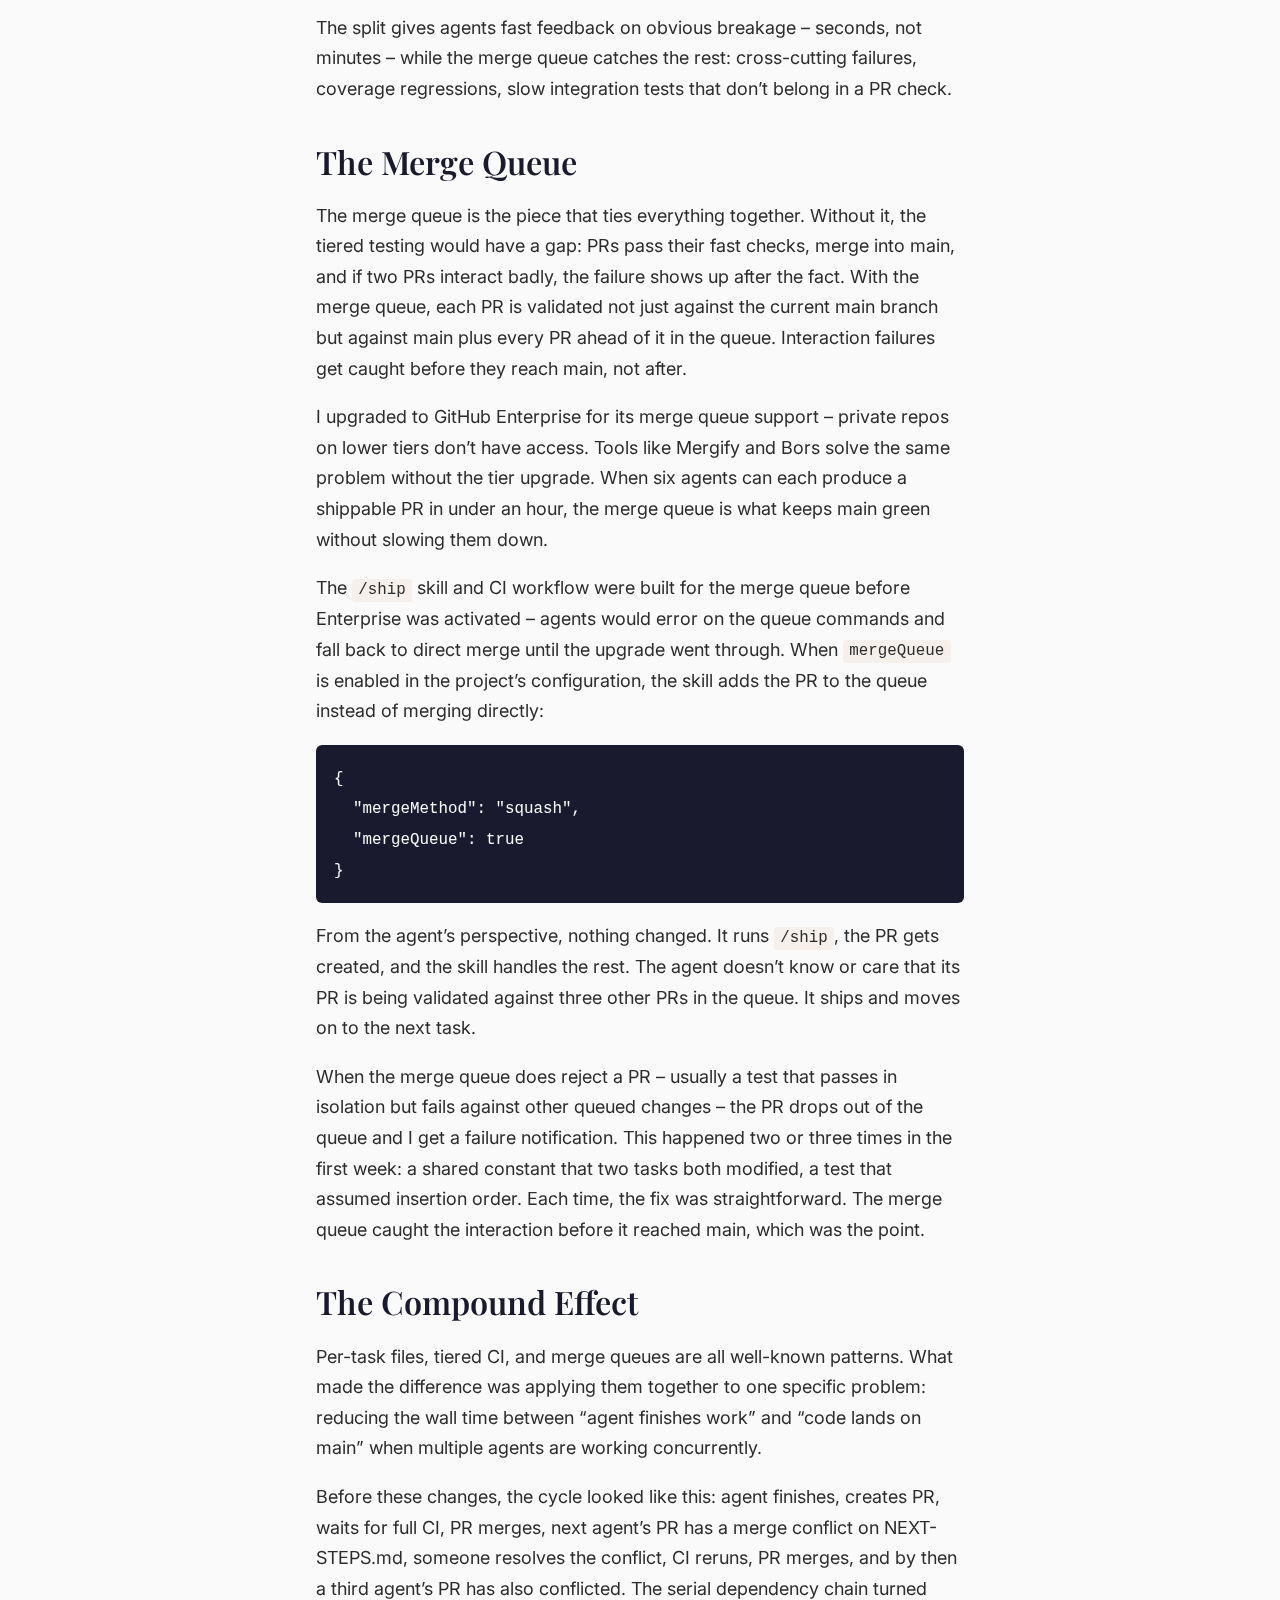
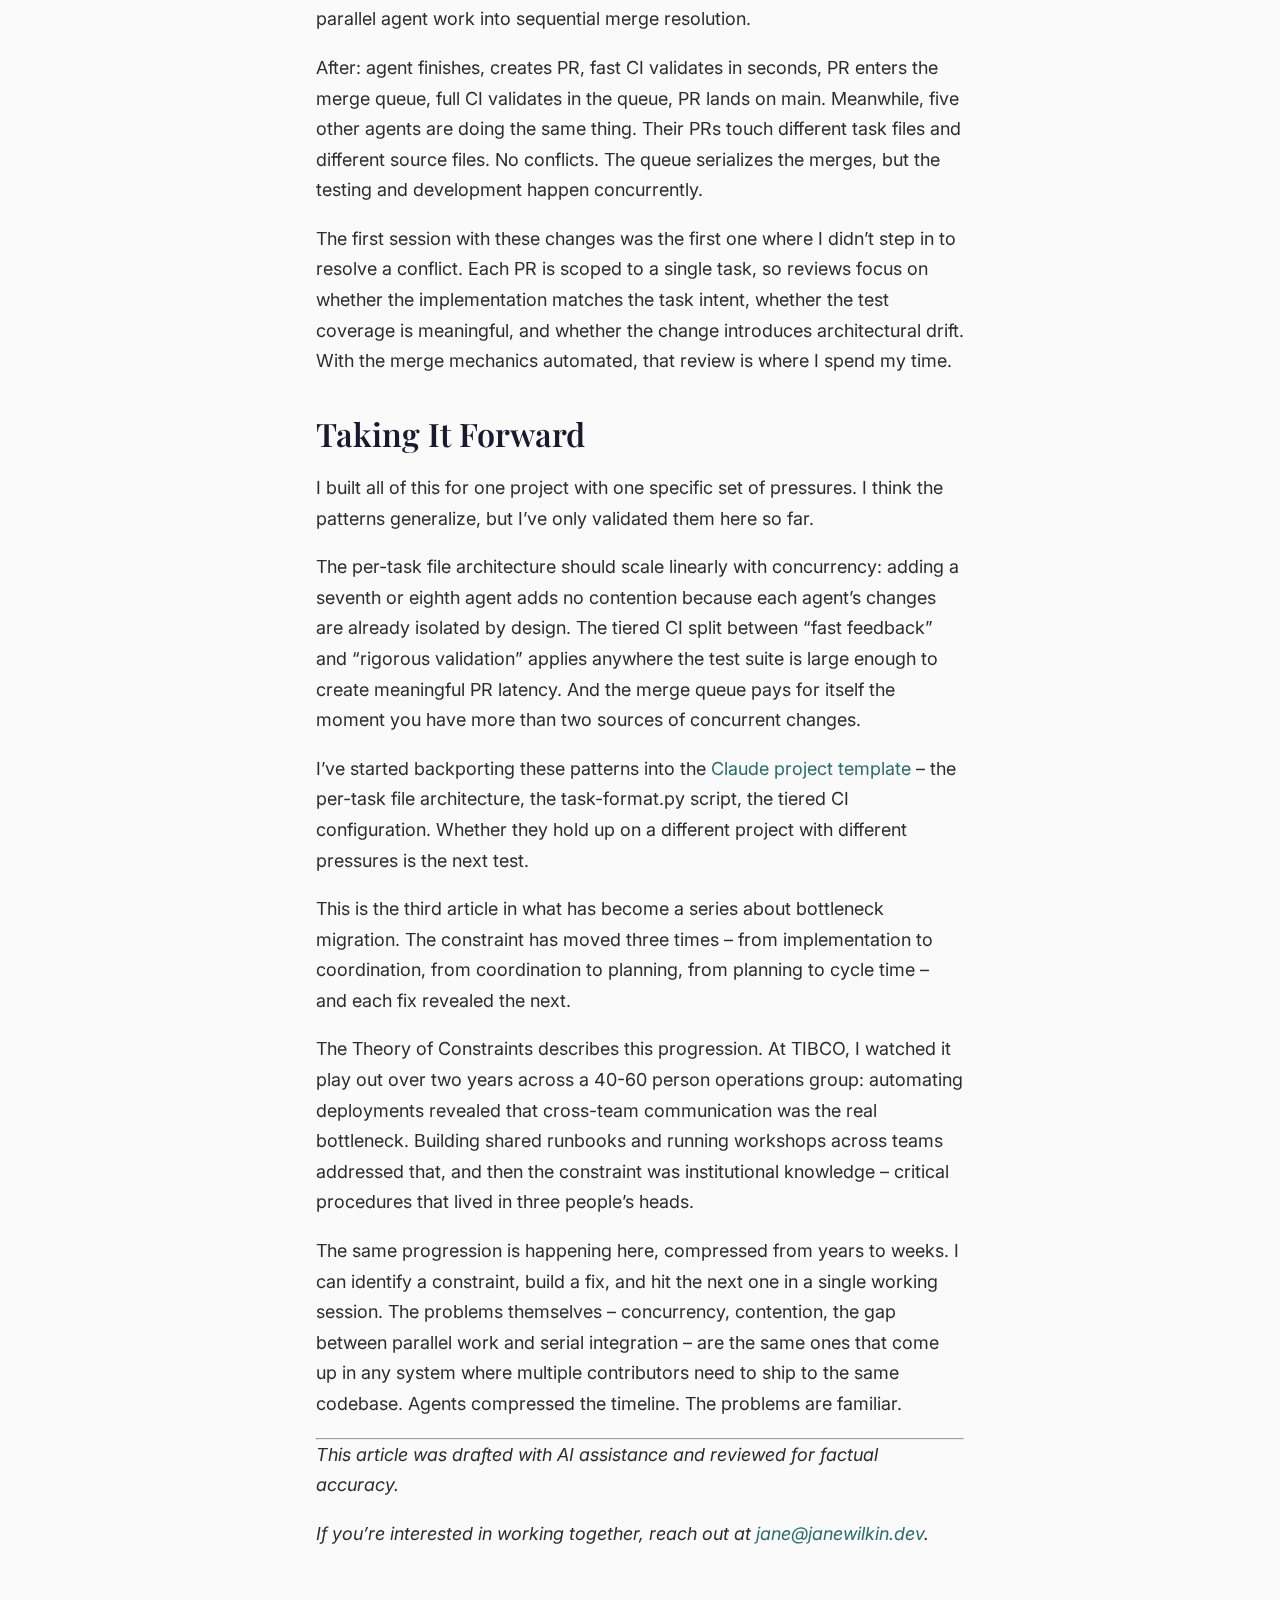
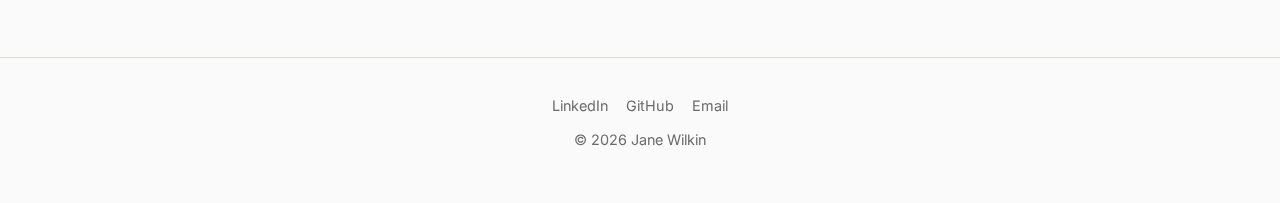
<file: blog/forty-tasks-zero-conflicts.html>
<!DOCTYPE html>
<html lang="en">
<head>
  <meta charset="UTF-8">
  <meta name="viewport" content="width=device-width, initial-scale=1.0">
  <title>Forty Tasks, Zero Conflicts: What I Rebuilt When Concurrency Broke the Backlog - Jane Wilkin</title>
  <meta name="description" content="The flat markdown backlog worked beautifully until six agents started shipping in parallel. Per-task files, tiered CI, and a merge queue turned constant merge conflicts into smooth concurrent development.">
  <link rel="preconnect" href="https://fonts.googleapis.com">
  <link rel="preconnect" href="https://fonts.gstatic.com" crossorigin>
  <link href="https://fonts.googleapis.com/css2?family=Inter:wght@400;500;600&family=Playfair+Display:wght@600;700&display=swap" rel="stylesheet">
  <link rel="stylesheet" href="../css/style.css">
</head>
<body>

  <nav class="site-nav">
    <div class="container container--wide">
      <a href="/" class="site-nav__name">Jane Wilkin</a>
      <ul class="site-nav__links">
        <li><a href="/">Home</a></li>
        <li><a href="/blog/" class="active">Writing</a></li>
        <li><a href="/recommendations/">Recommendations</a></li>
      </ul>
    </div>
  </nav>

  <main>
    <article>
      <div class="article-header">
        <div class="container">
          <a href="/blog/" class="article-header__back">&larr; Back to all articles</a>
          <h1>Forty Tasks, Zero Conflicts: What I Rebuilt When Concurrency Broke the Backlog</h1>
          <div class="article-header__meta">
            <time>March 2026</time>
            <span>&middot;</span>
            <span>12 min read</span>
          </div>
        </div>
      </div>

      <div class="article-body">
        <div class="container">
          <p>At the end of my second article, I thought I knew where the bottleneck was heading next. I’d solved coordination with claim locks, worktrees, and a shipping pipeline. I’d built a planning system with eight specialized perspectives that could see the shape of the work. What I planned to tackle next, I wrote, was counsel: encoding wisdom so that agents could consult it.</p>

          <p>I was wrong about the sequence.</p>

          <p>Before I could get to counsel, the infrastructure I’d celebrated in my first article started breaking. Not the coordination tooling. The claims, the locks, the version speculation all held up. What broke was simpler and more fundamental: the flat markdown file.</p>

          <h2>The Flat File’s Limit</h2>

          <p>The project is a policy research platform that tracks legislation, organizational stances, and media coverage across jurisdictions, currently deploying to a QA environment. NEXT-STEPS.md was the centerpiece of the workflow I described in my first two articles. Every task lived in a single file. The leader review system populated it. The claim system read from it. The <code>/ship</code> pipeline updated it. I built the entire planning and coordination apparatus around the assumption that one file could serve as the shared truth for the project’s backlog.</p>

          <p>The second article even noted: the flat file worked, and I’d migrate the moment it stopped.</p>

          <p>And it worked. For one agent, or two, or even three working on tasks spread far enough apart in time that their pull requests didn’t overlap.</p>

          <p>The problem surfaced when I started running six agents concurrently as a regular practice. Each agent works in its own git worktree, on its own branch, implementing its own task. When the agent finishes and ships via <code>/ship</code>, the pull request includes changes to NEXT-STEPS.md: the completed task gets checked off, context notes get updated, sometimes new tasks get added. I wanted the tracking update atomic with the code change – if a PR reverts, the task status reverts with it. A post-merge hook could have avoided the contention, but at the cost of the backlog sometimes disagreeing with the codebase. So the tracking and the implementation shipped together, and six agents meant six pull requests all touching the same file.</p>

          <p>Git can auto-merge changes to the same file when they touch different lines. But six agents modifying scattered locations in a several-thousand-line markdown file is exactly the kind of change pattern that produces merge conflicts. Not because the changes are related. They’re completely independent. An agent finishing a security hardening task has nothing to do with an agent finishing a navigation redesign. But both mark their task as done in the same file, and if their PRs land close enough together, the second one conflicts.</p>

          <p>In a typical six-agent session, I’d hit three or four merge conflicts on NEXT-STEPS.md, each taking five to ten minutes to untangle. The coordination infrastructure that eliminated conflicts in source code was generating them in the backlog file.</p>

          <h2>One Task, One File</h2>

          <p>The fix is one of the oldest patterns in concurrent systems: reduce contention by eliminating shared mutable state. If multiple agents need to modify the backlog without conflicting, don’t store the backlog in a single file.</p>

          <p>I split NEXT-STEPS.md into individual task files. Each task is a standalone markdown file in <code>next-steps/active/</code>. When an agent completes a task, the file moves to <code>next-steps/completed/</code>. The directory structure looks like this:</p>


<pre><code>next-steps/
├── _meta.md
├── _sections.toml
├── active/
│   ├── add-geographic-tagging-to-articlerecord.md
│   ├── build-model-bill-propagation-tracker.md
│   ├── fix-organization-stance-display.md
│   └── ... (40 files)
└── completed/
    ├── add-stance-aware-integrity-checks.md
    ├── build-data-integrity-validator.md
    └── ... (98 files)
</code></pre>

          <p>The task names hint at the scope: geographic tagging for legislative records, model bill propagation tracking across jurisdictions, integrity checks that cross-reference organizational stances against voting records. Each one is a self-contained unit of work.</p>

          <p>The <code>_sections.toml</code> file defines the grouping structure: section IDs, titles, priorities, sort order, and descriptions. This is the metadata that used to be implicit in the markdown heading hierarchy. Making it explicit means the structure is defined once and applied consistently whenever the flat file is regenerated.</p>

          <p>NEXT-STEPS.md still exists. It’s now a generated artifact. A Python script, <code>task-format.py render</code>, reads all the task files, groups them by section, sorts them by priority, and produces the same human-readable markdown document that existed before. The flat file went from being the source of truth to being a view over the source of truth.</p>

          <p>The result: when an agent ships, its pull request touches only the specific task file it completed and the source files it changed. Two agents shipping simultaneously modify completely different files. Merge conflicts on the backlog dropped to zero. Agents can still conflict on shared source files – a utility module, a configuration file – but the claim system reduces that surface area by ensuring agents work on different tasks, and the backlog itself is no longer a bottleneck.</p>

          <p>This is not a novel design. It’s the same principle behind maildir versus mbox, or per-record database rows versus a flat table. When concurrent writers contend on a shared resource, split the resource into independent units. The pattern is decades old. I just needed the concurrency pressure to force me into applying it.</p>

          <h2>Fast Feedback, Rigorous Validation</h2>

          <p>Eliminating merge conflicts was half the cycle time problem. The other half was CI.</p>

          <p>With one or two agents, the test suite ran once per PR and the wait was acceptable. With six agents shipping within the same hour, the CI pipeline became a queue. Each pull request triggered the full test suite – over 3,600 tests across 116 test files, plus linting, plus type checking. Even with parallel test execution, the suite takes a few minutes. Multiply that by six concurrent PRs and add the serial nature of merge validation, and the wall-clock time from “agent finishes implementation” to “code lands on main” stretched to the point where it was undermining the concurrency gains.</p>

          <p>The solution was tiered testing. Pull request checks run a fast subset:</p>


<pre><code class="language-yaml">- name: Run tests (fast)
  if: github.event_name == 'pull_request'
  run: |
    pytest -n auto -q --no-cov -m &quot;not slow and not browser and not ci_only&quot;
</code></pre>

          <p>This skips slow tests, browser tests, and tests marked as CI-only, and it skips coverage calculation. The fast suite gives the agent quick feedback: did the implementation break anything obvious? If so, the agent can fix it immediately without waiting for the full run.</p>

          <p>The merge queue runs the comprehensive suite:</p>


<pre><code class="language-yaml">- name: Run tests with coverage
  if: github.event_name != 'pull_request'
  run: |
    pytest -n auto --cov --cov-report=term-missing -q
</code></pre>

          <p>This is the full battery: every test, with coverage enforcement. Nothing reaches main without passing it.</p>

          <p>The split gives agents fast feedback on obvious breakage – seconds, not minutes – while the merge queue catches the rest: cross-cutting failures, coverage regressions, slow integration tests that don’t belong in a PR check.</p>

          <h2>The Merge Queue</h2>

          <p>The merge queue is the piece that ties everything together. Without it, the tiered testing would have a gap: PRs pass their fast checks, merge into main, and if two PRs interact badly, the failure shows up after the fact. With the merge queue, each PR is validated not just against the current main branch but against main plus every PR ahead of it in the queue. Interaction failures get caught before they reach main, not after.</p>

          <p>I upgraded to GitHub Enterprise for its merge queue support – private repos on lower tiers don’t have access. Tools like Mergify and Bors solve the same problem without the tier upgrade. When six agents can each produce a shippable PR in under an hour, the merge queue is what keeps main green without slowing them down.</p>

          <p>The <code>/ship</code> skill and CI workflow were built for the merge queue before Enterprise was activated – agents would error on the queue commands and fall back to direct merge until the upgrade went through. When <code>mergeQueue</code> is enabled in the project’s configuration, the skill adds the PR to the queue instead of merging directly:</p>


<pre><code class="language-json">{
  &quot;mergeMethod&quot;: &quot;squash&quot;,
  &quot;mergeQueue&quot;: true
}
</code></pre>

          <p>From the agent’s perspective, nothing changed. It runs <code>/ship</code>, the PR gets created, and the skill handles the rest. The agent doesn’t know or care that its PR is being validated against three other PRs in the queue. It ships and moves on to the next task.</p>

          <p>When the merge queue does reject a PR – usually a test that passes in isolation but fails against other queued changes – the PR drops out of the queue and I get a failure notification. This happened two or three times in the first week: a shared constant that two tasks both modified, a test that assumed insertion order. Each time, the fix was straightforward. The merge queue caught the interaction before it reached main, which was the point.</p>

          <h2>The Compound Effect</h2>

          <p>Per-task files, tiered CI, and merge queues are all well-known patterns. What made the difference was applying them together to one specific problem: reducing the wall time between “agent finishes work” and “code lands on main” when multiple agents are working concurrently.</p>

          <p>Before these changes, the cycle looked like this: agent finishes, creates PR, waits for full CI, PR merges, next agent’s PR has a merge conflict on NEXT-STEPS.md, someone resolves the conflict, CI reruns, PR merges, and by then a third agent’s PR has also conflicted. The serial dependency chain turned parallel agent work into sequential merge resolution.</p>

          <p>After: agent finishes, creates PR, fast CI validates in seconds, PR enters the merge queue, full CI validates in the queue, PR lands on main. Meanwhile, five other agents are doing the same thing. Their PRs touch different task files and different source files. No conflicts. The queue serializes the merges, but the testing and development happen concurrently.</p>

          <p>The first session with these changes was the first one where I didn’t step in to resolve a conflict. Each PR is scoped to a single task, so reviews focus on whether the implementation matches the task intent, whether the test coverage is meaningful, and whether the change introduces architectural drift. With the merge mechanics automated, that review is where I spend my time.</p>

          <h2>Taking It Forward</h2>

          <p>I built all of this for one project with one specific set of pressures. I think the patterns generalize, but I’ve only validated them here so far.</p>

          <p>The per-task file architecture should scale linearly with concurrency: adding a seventh or eighth agent adds no contention because each agent’s changes are already isolated by design. The tiered CI split between “fast feedback” and “rigorous validation” applies anywhere the test suite is large enough to create meaningful PR latency. And the merge queue pays for itself the moment you have more than two sources of concurrent changes.</p>

          <p>I’ve started backporting these patterns into the <a href="https://github.com/janewilkin/claude-project-template" target="_blank" rel="noopener">Claude project template</a> – the per-task file architecture, the task-format.py script, the tiered CI configuration. Whether they hold up on a different project with different pressures is the next test.</p>

          <p>This is the third article in what has become a series about bottleneck migration. The constraint has moved three times – from implementation to coordination, from coordination to planning, from planning to cycle time – and each fix revealed the next.</p>

          <p>The Theory of Constraints describes this progression. At TIBCO, I watched it play out over two years across a 40-60 person operations group: automating deployments revealed that cross-team communication was the real bottleneck. Building shared runbooks and running workshops across teams addressed that, and then the constraint was institutional knowledge – critical procedures that lived in three people’s heads.</p>

          <p>The same progression is happening here, compressed from years to weeks. I can identify a constraint, build a fix, and hit the next one in a single working session. The problems themselves – concurrency, contention, the gap between parallel work and serial integration – are the same ones that come up in any system where multiple contributors need to ship to the same codebase. Agents compressed the timeline. The problems are familiar.</p>
          <hr>
          <p><em>This article was drafted with AI assistance and reviewed for factual accuracy.</em></p>

          <p><em>If you’re interested in working together, reach out at <a href="mailto:jane@janewilkin.dev">jane@janewilkin.dev</a>.</em></p>
        </div>
      </div>
    </article>
  </main>

  <footer class="site-footer">
    <div class="container">
      <div class="site-footer__links">
        <a href="https://www.linkedin.com/in/janewilkin/" target="_blank" rel="noopener">LinkedIn</a>
        <a href="https://github.com/janewilkin" target="_blank" rel="noopener">GitHub</a>
        <a href="mailto:jane@janewilkin.dev">Email</a>
      </div>
      <p>&copy; 2026 Jane Wilkin</p>
    </div>
  </footer>

</body>
</html>
</file>
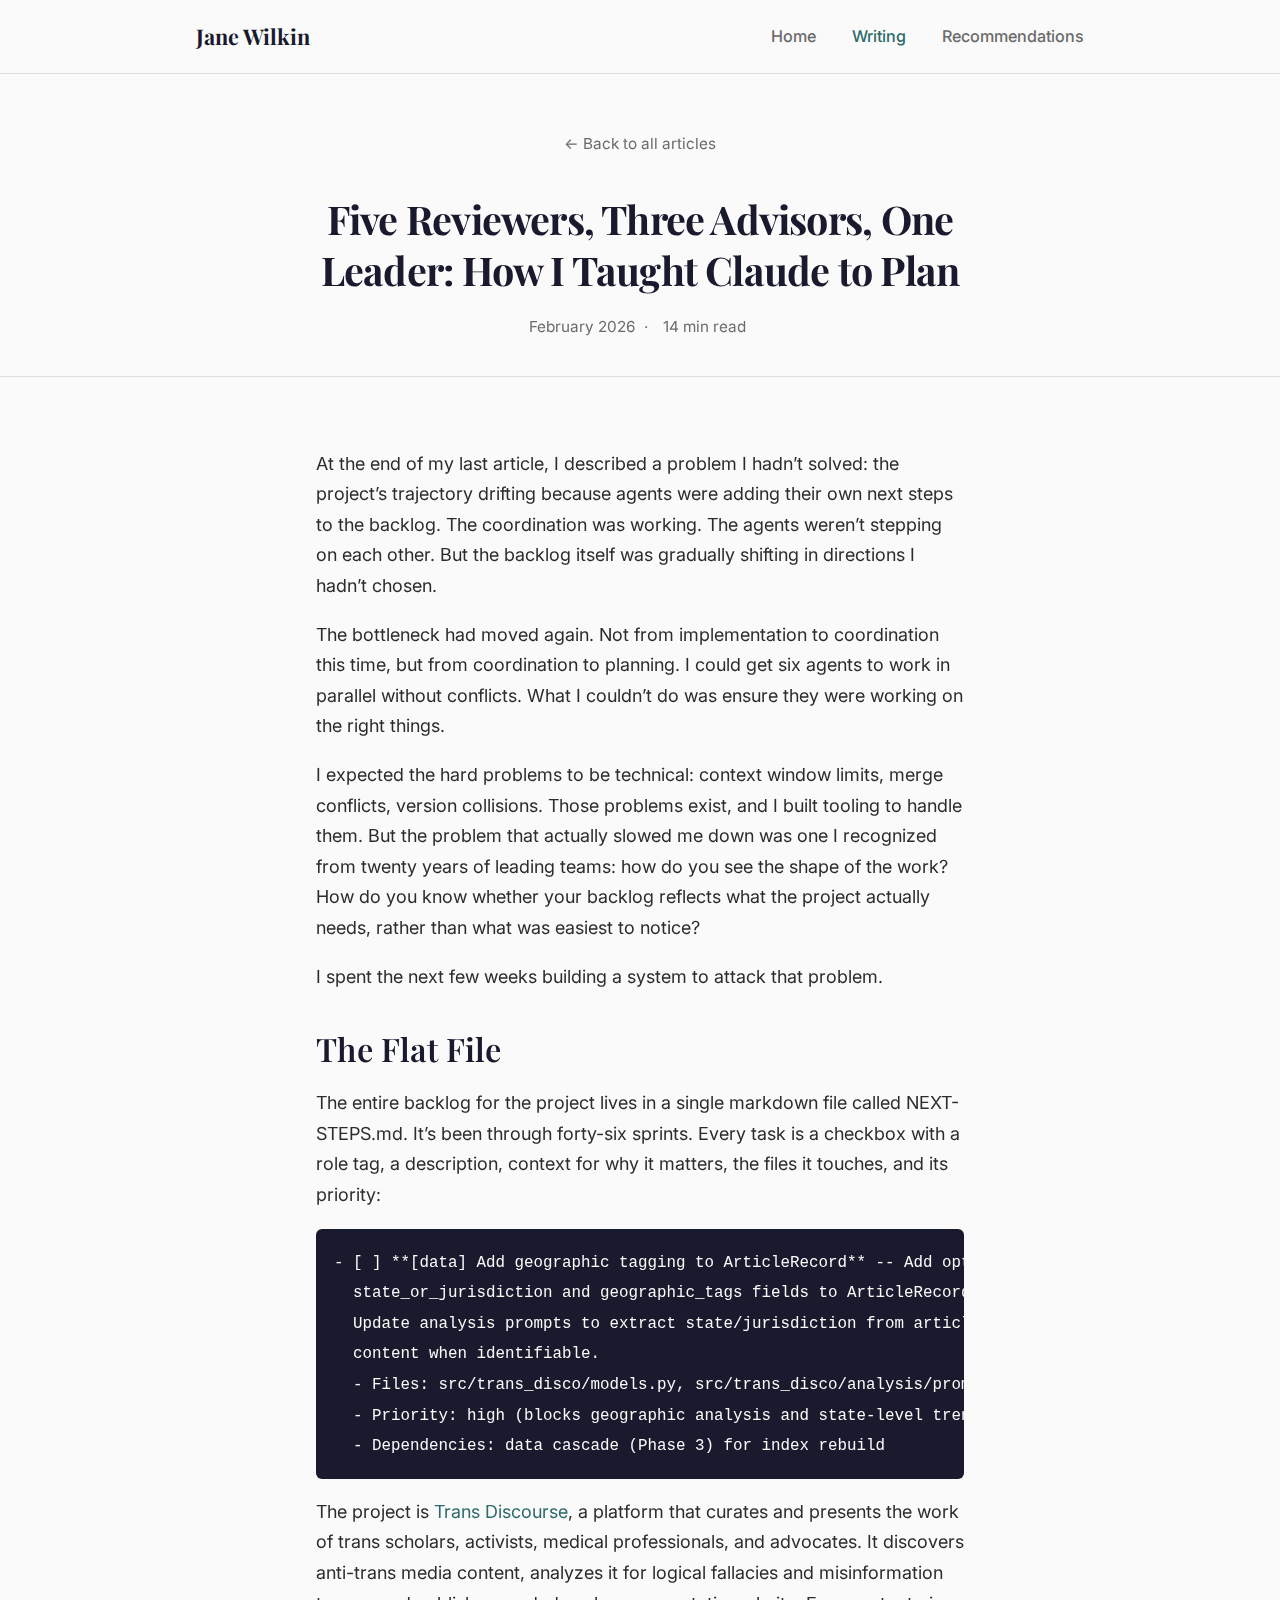
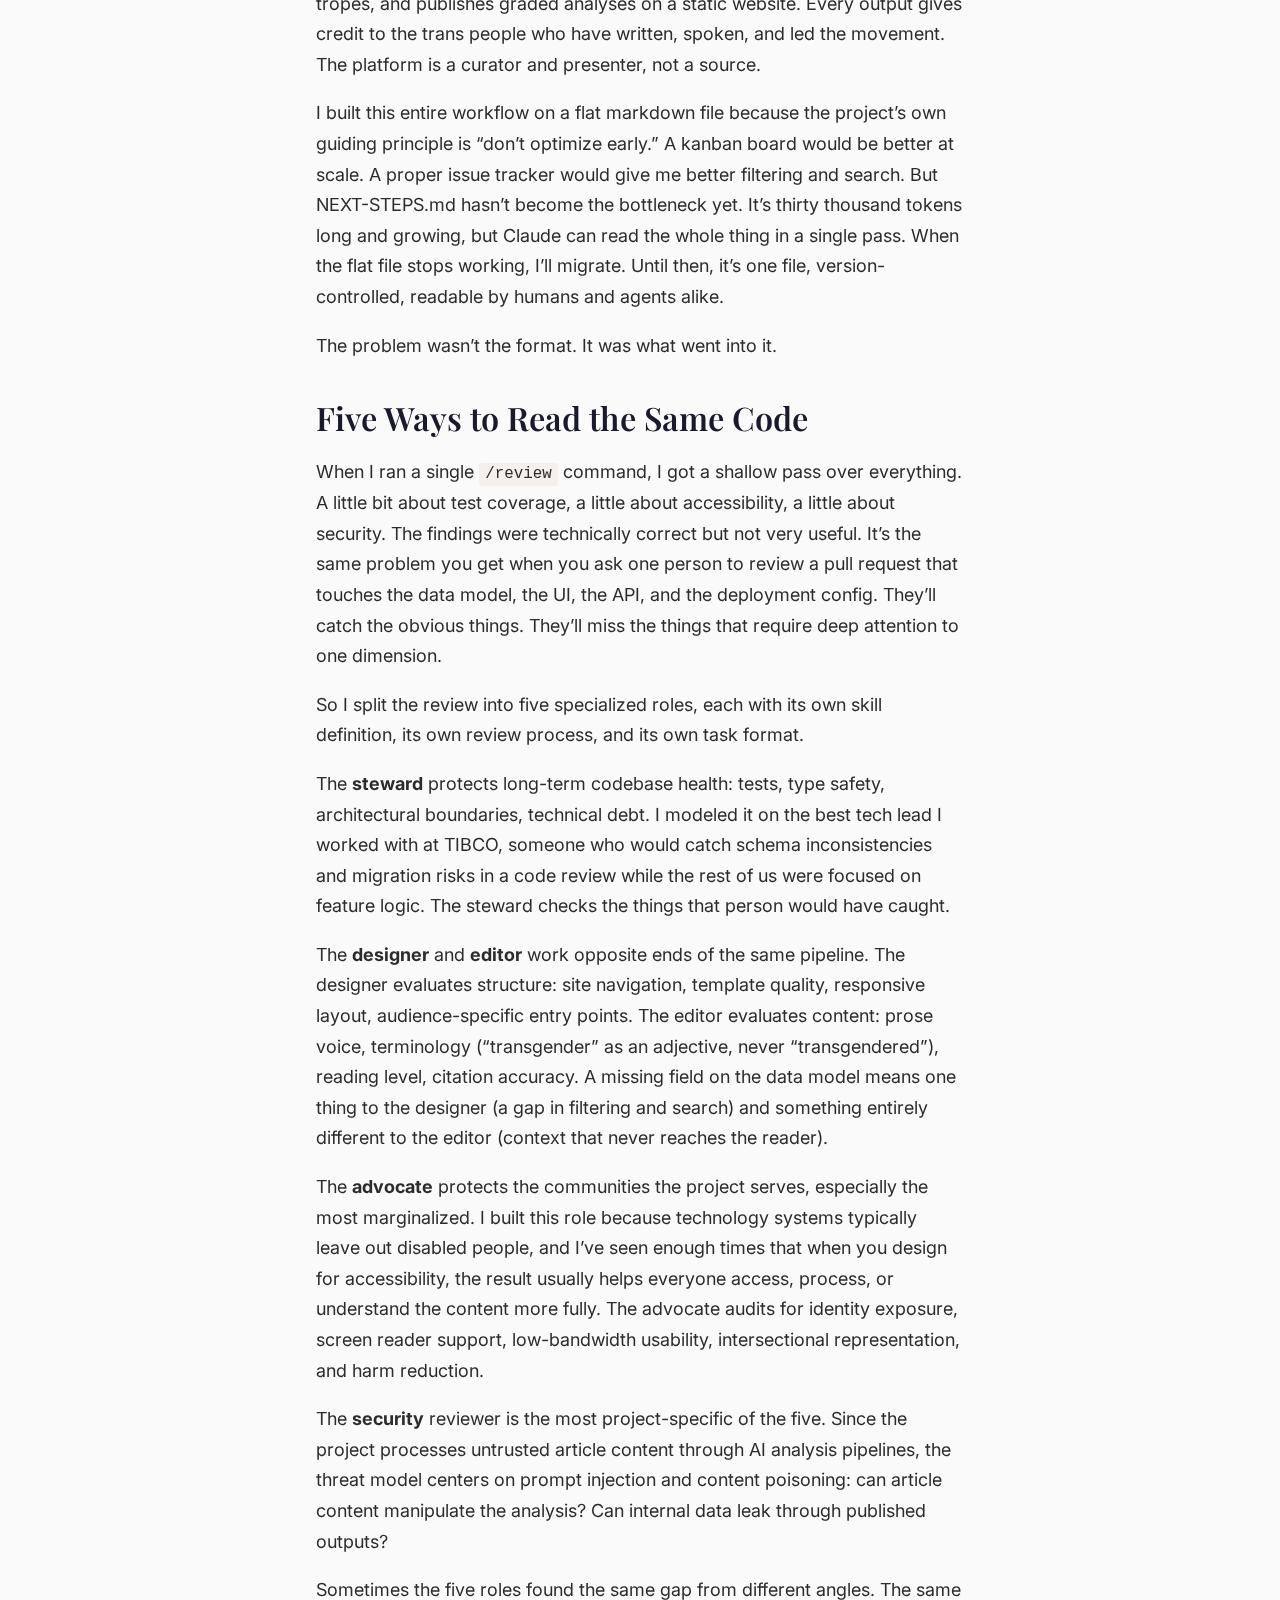
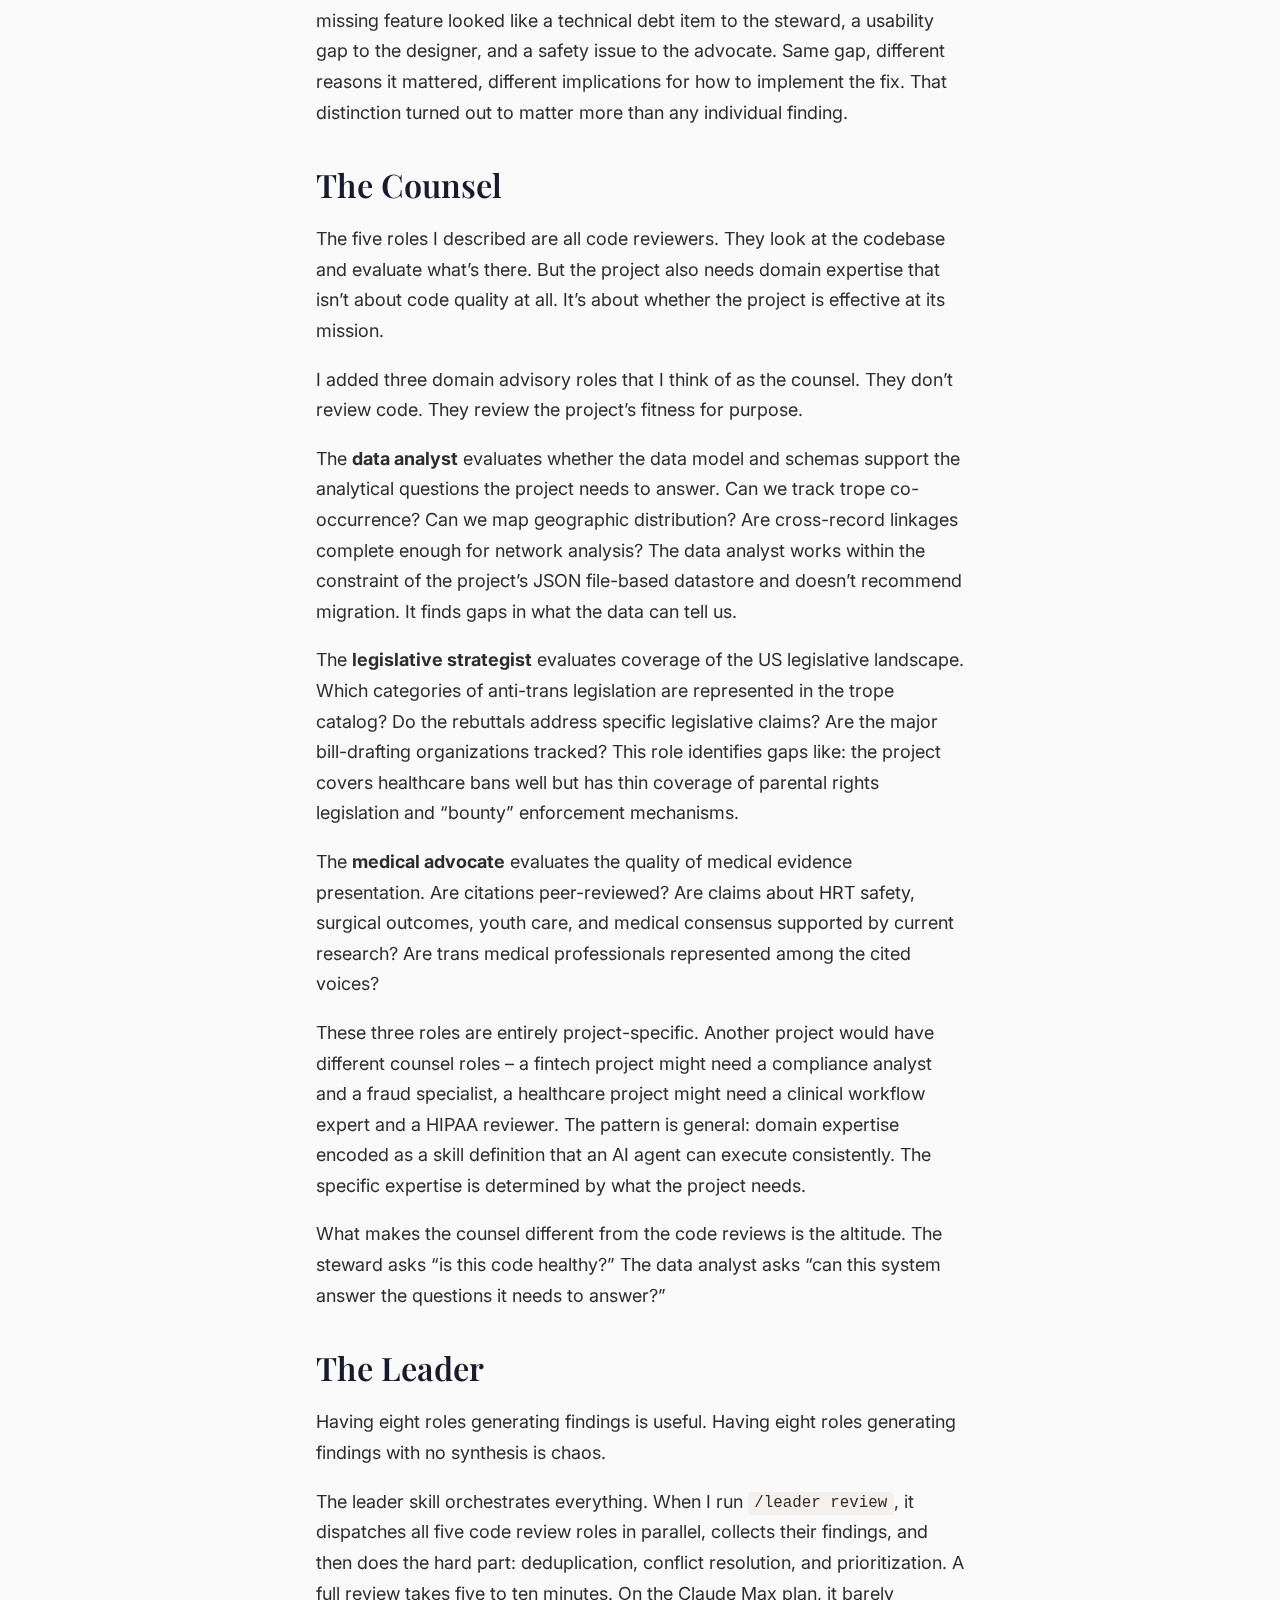
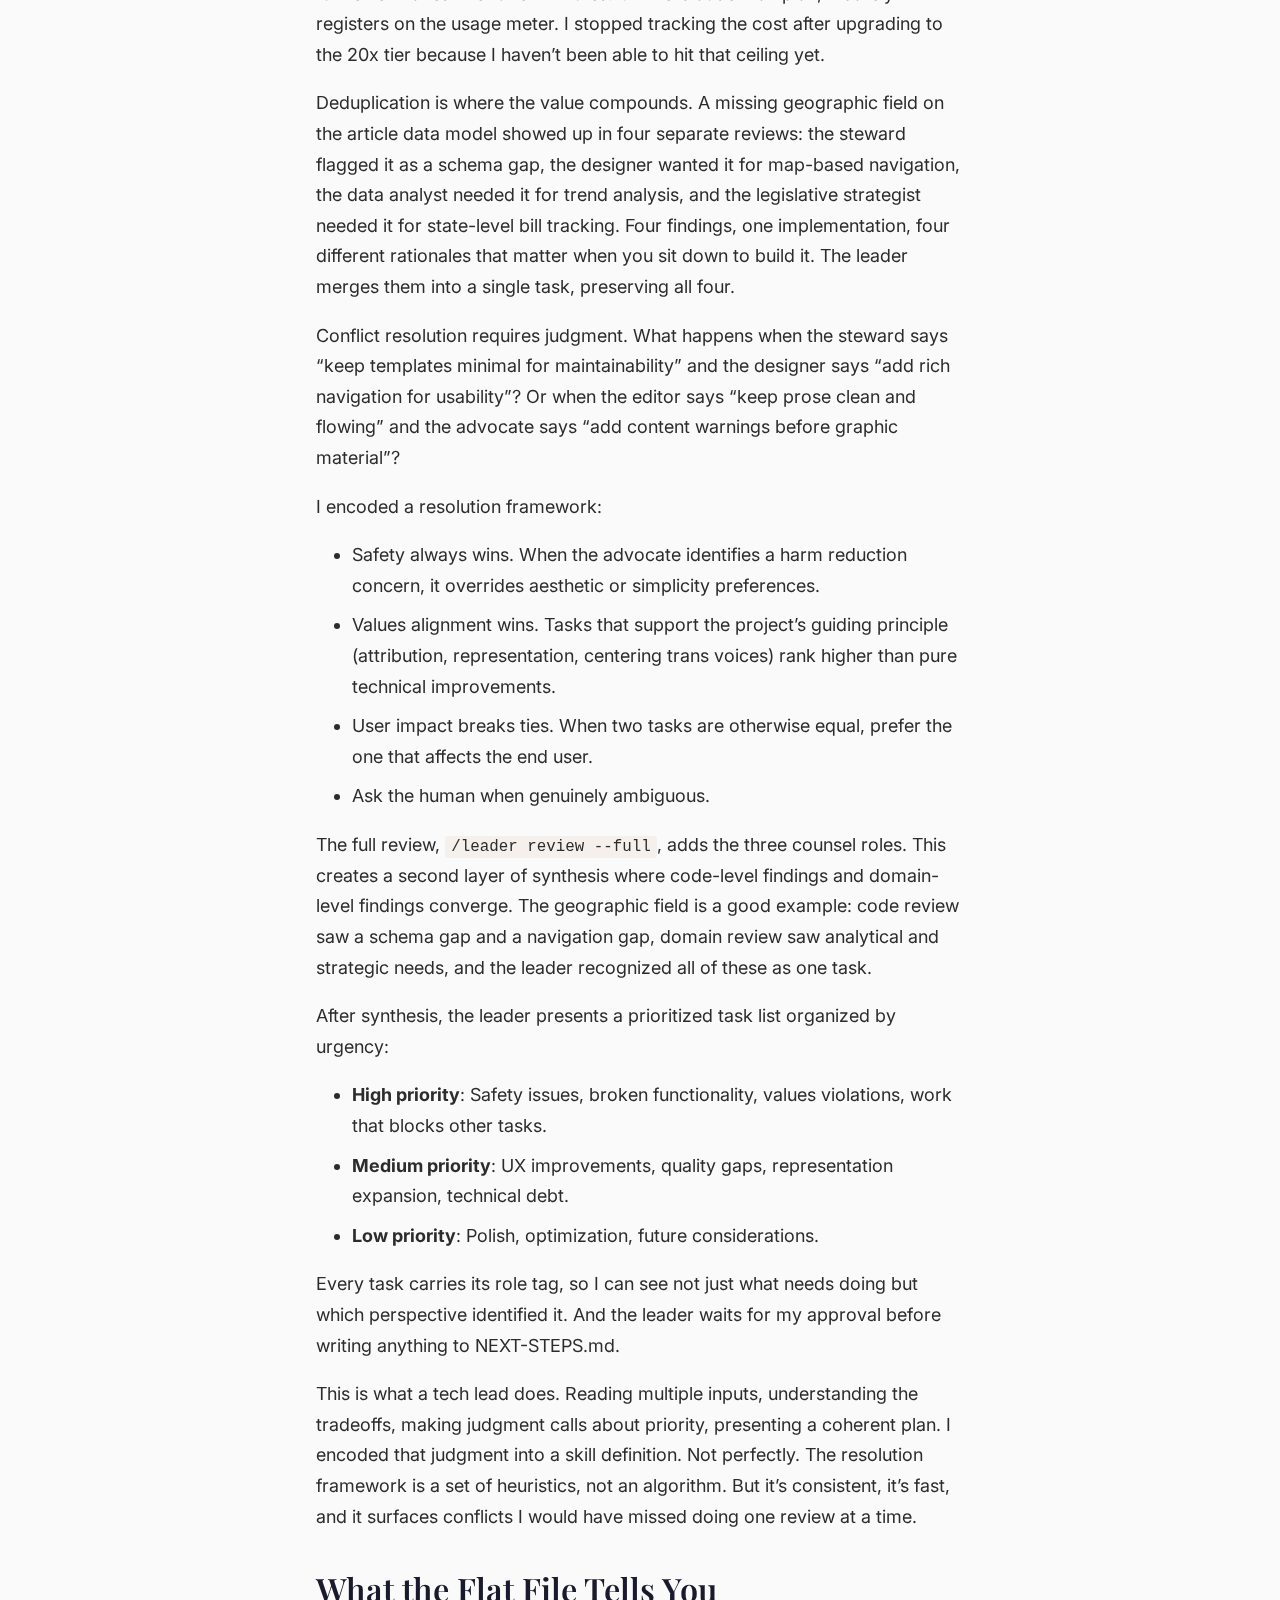
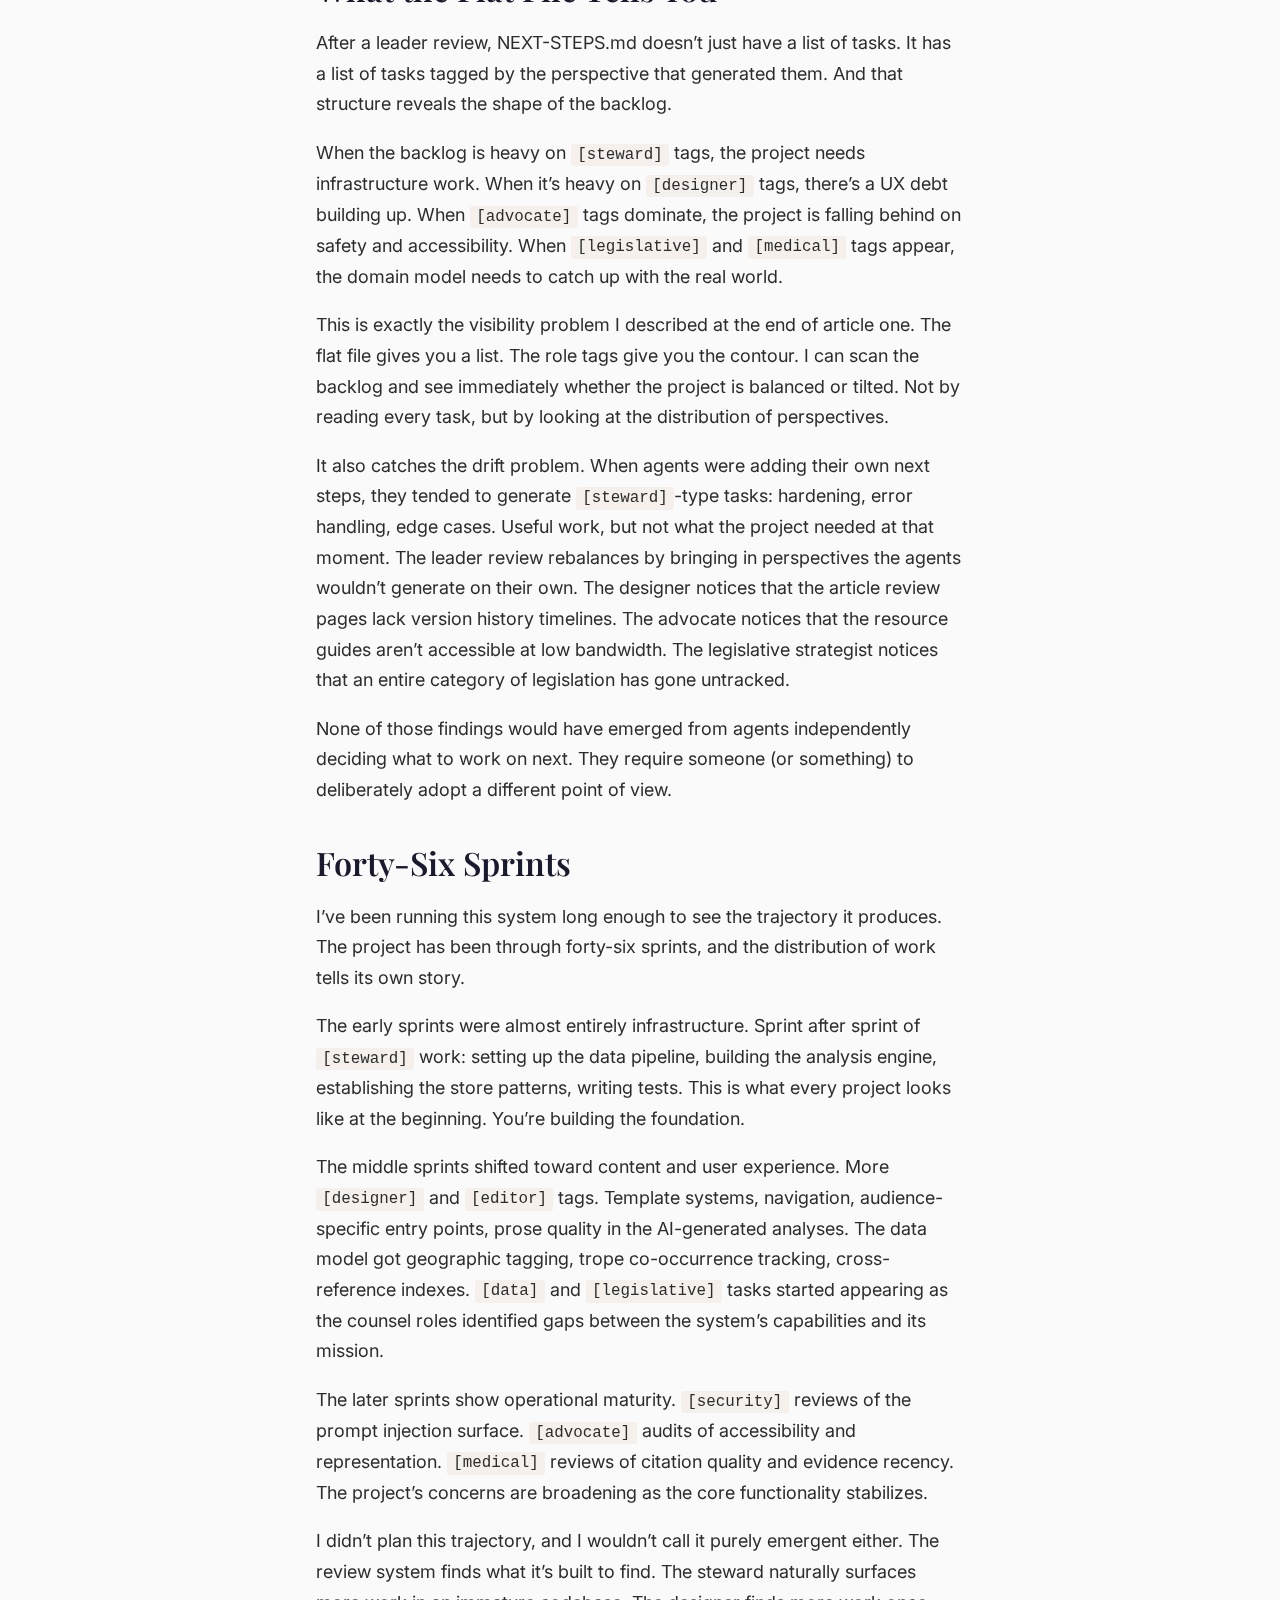
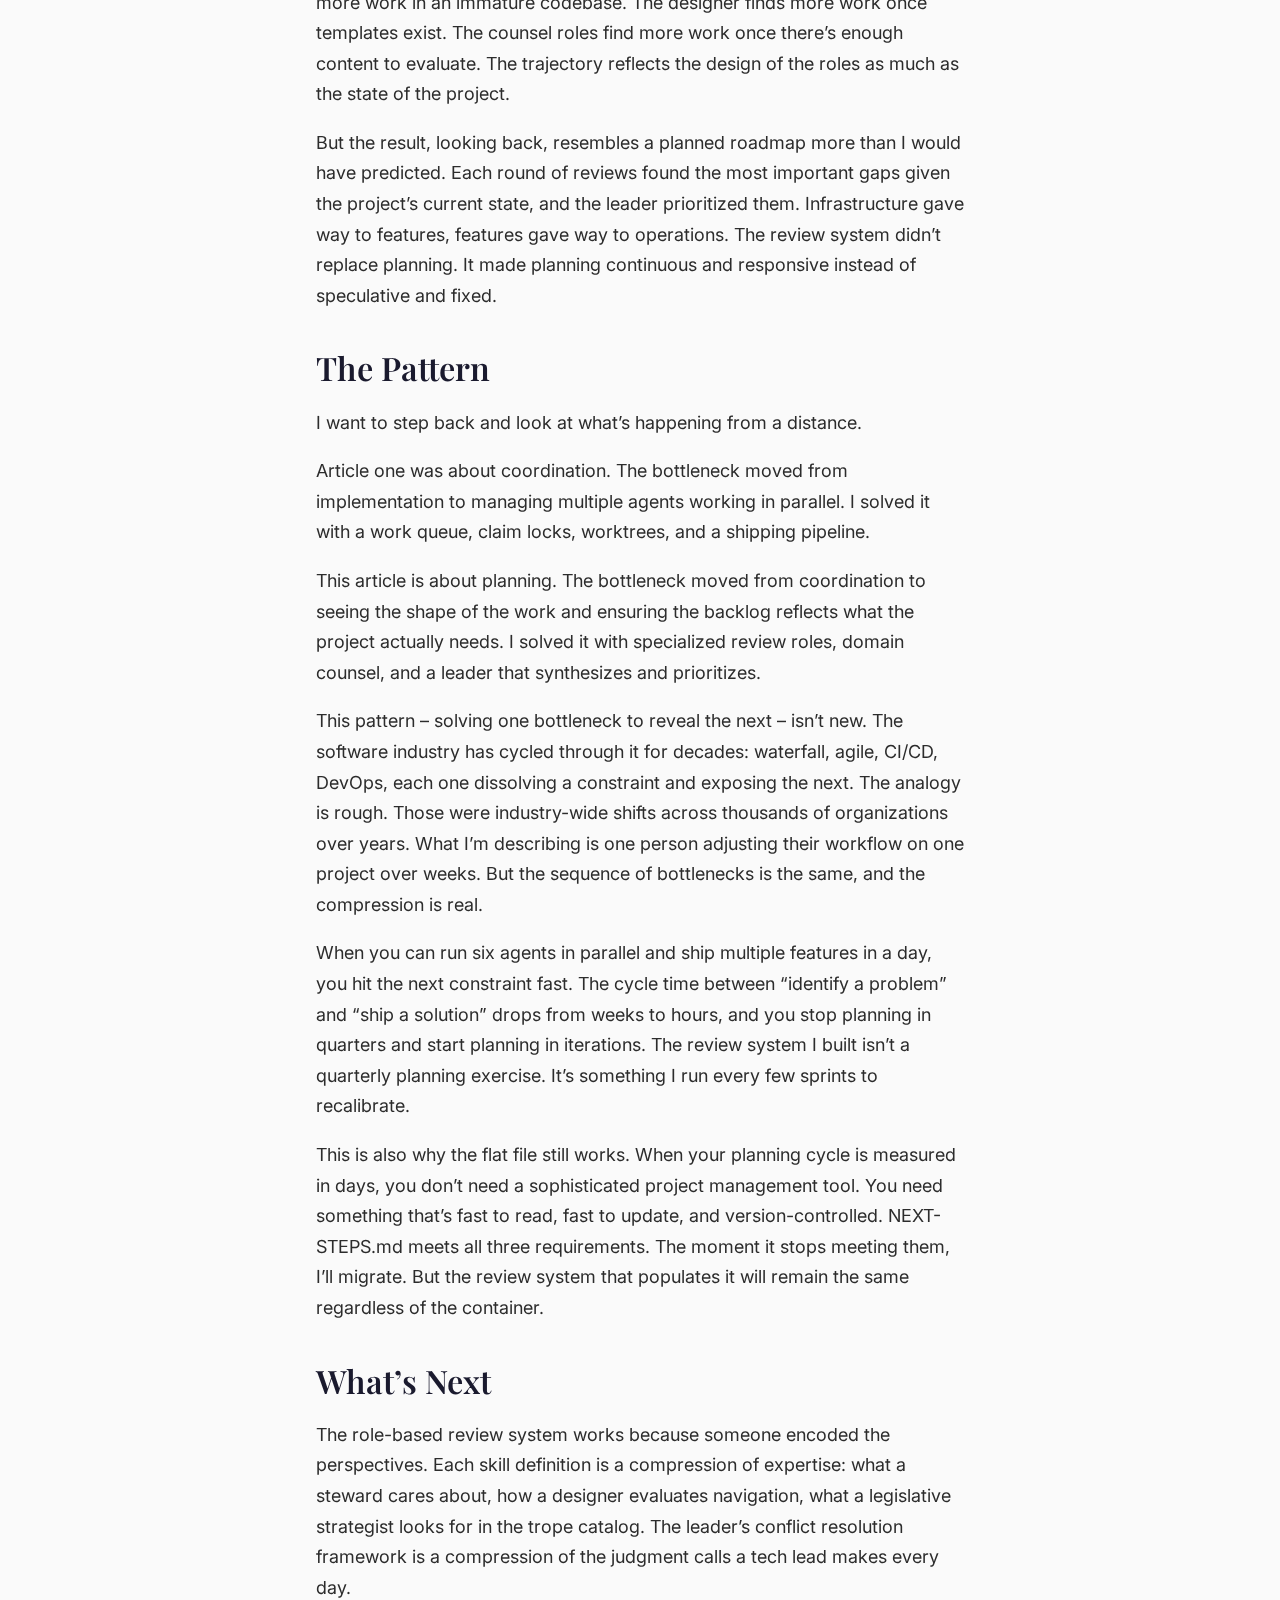
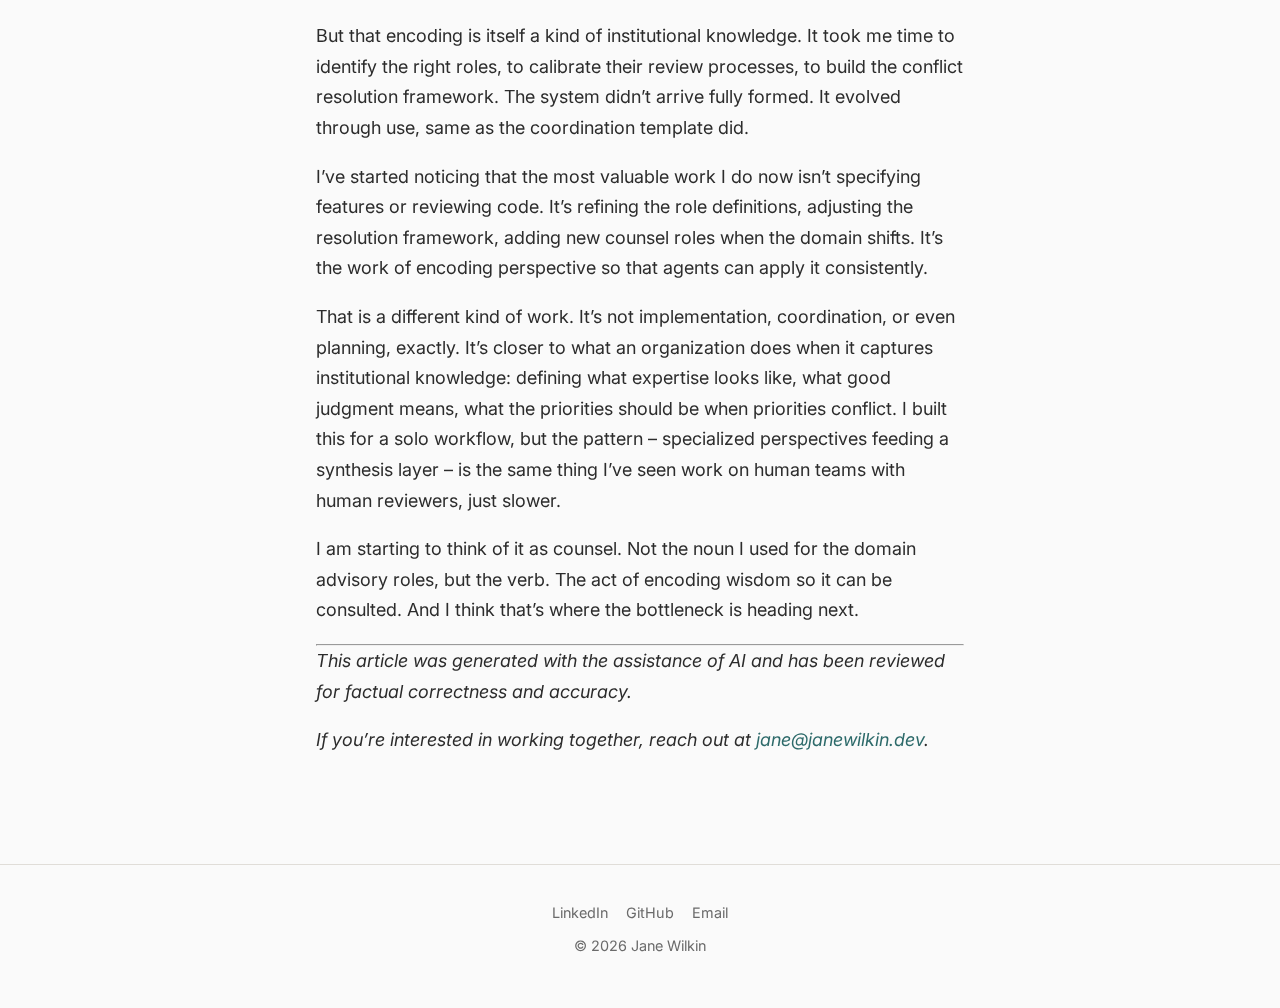
<file: blog/how-i-taught-claude-to-plan.html>
<!DOCTYPE html>
<html lang="en">
<head>
  <meta charset="UTF-8">
  <meta name="viewport" content="width=device-width, initial-scale=1.0">
  <title>Five Reviewers, Three Advisors, One Leader: How I Taught Claude to Plan - Jane Wilkin</title>
  <meta name="description" content="When AI agents handle coordination, the bottleneck moves to planning. How I built a role-based review system that turns eight different perspectives into a prioritized backlog, and what forty-six sprints taught me about the shape of the work.">
  <link rel="preconnect" href="https://fonts.googleapis.com">
  <link rel="preconnect" href="https://fonts.gstatic.com" crossorigin>
  <link href="https://fonts.googleapis.com/css2?family=Inter:wght@400;500;600&family=Playfair+Display:wght@600;700&display=swap" rel="stylesheet">
  <link rel="stylesheet" href="../css/style.css">
</head>
<body>

  <nav class="site-nav">
    <div class="container container--wide">
      <a href="/" class="site-nav__name">Jane Wilkin</a>
      <ul class="site-nav__links">
        <li><a href="/">Home</a></li>
        <li><a href="/blog/" class="active">Writing</a></li>
        <li><a href="/recommendations/">Recommendations</a></li>
      </ul>
    </div>
  </nav>

  <main>
    <article>
      <div class="article-header">
        <div class="container">
          <a href="/blog/" class="article-header__back">&larr; Back to all articles</a>
          <h1>Five Reviewers, Three Advisors, One Leader: How I Taught Claude to Plan</h1>
          <div class="article-header__meta">
            <time>February 2026</time>
            <span>&middot;</span>
            <span>14 min read</span>
          </div>
        </div>
      </div>

      <div class="article-body">
        <div class="container">
          <p>At the end of my last article, I described a problem I hadn’t solved: the project’s trajectory drifting because agents were adding their own next steps to the backlog. The coordination was working. The agents weren’t stepping on each other. But the backlog itself was gradually shifting in directions I hadn’t chosen.</p>

          <p>The bottleneck had moved again. Not from implementation to coordination this time, but from coordination to planning. I could get six agents to work in parallel without conflicts. What I couldn’t do was ensure they were working on the right things.</p>

          <p>I expected the hard problems to be technical: context window limits, merge conflicts, version collisions. Those problems exist, and I built tooling to handle them. But the problem that actually slowed me down was one I recognized from twenty years of leading teams: how do you see the shape of the work? How do you know whether your backlog reflects what the project actually needs, rather than what was easiest to notice?</p>

          <p>I spent the next few weeks building a system to attack that problem.</p>

          <h2>The Flat File</h2>

          <p>The entire backlog for the project lives in a single markdown file called NEXT-STEPS.md. It’s been through forty-six sprints. Every task is a checkbox with a role tag, a description, context for why it matters, the files it touches, and its priority:</p>


<pre><code>- [ ] **[data] Add geographic tagging to ArticleRecord** -- Add optional
  state_or_jurisdiction and geographic_tags fields to ArticleRecord.
  Update analysis prompts to extract state/jurisdiction from article
  content when identifiable.
  - Files: src/trans_disco/models.py, src/trans_disco/analysis/prompts.py
  - Priority: high (blocks geographic analysis and state-level trend mapping)
  - Dependencies: data cascade (Phase 3) for index rebuild
</code></pre>

          <p>The project is <a href="https://github.com/janewilkin/trans-disco" target="_blank" rel="noopener">Trans Discourse</a>, a platform that curates and presents the work of trans scholars, activists, medical professionals, and advocates. It discovers anti-trans media content, analyzes it for logical fallacies and misinformation tropes, and publishes graded analyses on a static website. Every output gives credit to the trans people who have written, spoken, and led the movement. The platform is a curator and presenter, not a source.</p>

          <p>I built this entire workflow on a flat markdown file because the project’s own guiding principle is “don’t optimize early.” A kanban board would be better at scale. A proper issue tracker would give me better filtering and search. But NEXT-STEPS.md hasn’t become the bottleneck yet. It’s thirty thousand tokens long and growing, but Claude can read the whole thing in a single pass. When the flat file stops working, I’ll migrate. Until then, it’s one file, version-controlled, readable by humans and agents alike.</p>

          <p>The problem wasn’t the format. It was what went into it.</p>

          <h2>Five Ways to Read the Same Code</h2>

          <p>When I ran a single <code>/review</code> command, I got a shallow pass over everything. A little bit about test coverage, a little about accessibility, a little about security. The findings were technically correct but not very useful. It’s the same problem you get when you ask one person to review a pull request that touches the data model, the UI, the API, and the deployment config. They’ll catch the obvious things. They’ll miss the things that require deep attention to one dimension.</p>

          <p>So I split the review into five specialized roles, each with its own skill definition, its own review process, and its own task format.</p>

          <p>The <strong>steward</strong> protects long-term codebase health: tests, type safety, architectural boundaries, technical debt. I modeled it on the best tech lead I worked with at TIBCO, someone who would catch schema inconsistencies and migration risks in a code review while the rest of us were focused on feature logic. The steward checks the things that person would have caught.</p>

          <p>The <strong>designer</strong> and <strong>editor</strong> work opposite ends of the same pipeline. The designer evaluates structure: site navigation, template quality, responsive layout, audience-specific entry points. The editor evaluates content: prose voice, terminology (“transgender” as an adjective, never “transgendered”), reading level, citation accuracy. A missing field on the data model means one thing to the designer (a gap in filtering and search) and something entirely different to the editor (context that never reaches the reader).</p>

          <p>The <strong>advocate</strong> protects the communities the project serves, especially the most marginalized. I built this role because technology systems typically leave out disabled people, and I’ve seen enough times that when you design for accessibility, the result usually helps everyone access, process, or understand the content more fully. The advocate audits for identity exposure, screen reader support, low-bandwidth usability, intersectional representation, and harm reduction.</p>

          <p>The <strong>security</strong> reviewer is the most project-specific of the five. Since the project processes untrusted article content through AI analysis pipelines, the threat model centers on prompt injection and content poisoning: can article content manipulate the analysis? Can internal data leak through published outputs?</p>

          <p>Sometimes the five roles found the same gap from different angles. The same missing feature looked like a technical debt item to the steward, a usability gap to the designer, and a safety issue to the advocate. Same gap, different reasons it mattered, different implications for how to implement the fix. That distinction turned out to matter more than any individual finding.</p>

          <h2>The Counsel</h2>

          <p>The five roles I described are all code reviewers. They look at the codebase and evaluate what’s there. But the project also needs domain expertise that isn’t about code quality at all. It’s about whether the project is effective at its mission.</p>

          <p>I added three domain advisory roles that I think of as the counsel. They don’t review code. They review the project’s fitness for purpose.</p>

          <p>The <strong>data analyst</strong> evaluates whether the data model and schemas support the analytical questions the project needs to answer. Can we track trope co-occurrence? Can we map geographic distribution? Are cross-record linkages complete enough for network analysis? The data analyst works within the constraint of the project’s JSON file-based datastore and doesn’t recommend migration. It finds gaps in what the data can tell us.</p>

          <p>The <strong>legislative strategist</strong> evaluates coverage of the US legislative landscape. Which categories of anti-trans legislation are represented in the trope catalog? Do the rebuttals address specific legislative claims? Are the major bill-drafting organizations tracked? This role identifies gaps like: the project covers healthcare bans well but has thin coverage of parental rights legislation and “bounty” enforcement mechanisms.</p>

          <p>The <strong>medical advocate</strong> evaluates the quality of medical evidence presentation. Are citations peer-reviewed? Are claims about HRT safety, surgical outcomes, youth care, and medical consensus supported by current research? Are trans medical professionals represented among the cited voices?</p>

          <p>These three roles are entirely project-specific. Another project would have different counsel roles – a fintech project might need a compliance analyst and a fraud specialist, a healthcare project might need a clinical workflow expert and a HIPAA reviewer. The pattern is general: domain expertise encoded as a skill definition that an AI agent can execute consistently. The specific expertise is determined by what the project needs.</p>

          <p>What makes the counsel different from the code reviews is the altitude. The steward asks “is this code healthy?” The data analyst asks “can this system answer the questions it needs to answer?”</p>

          <h2>The Leader</h2>

          <p>Having eight roles generating findings is useful. Having eight roles generating findings with no synthesis is chaos.</p>

          <p>The leader skill orchestrates everything. When I run <code>/leader review</code>, it dispatches all five code review roles in parallel, collects their findings, and then does the hard part: deduplication, conflict resolution, and prioritization. A full review takes five to ten minutes. On the Claude Max plan, it barely registers on the usage meter. I stopped tracking the cost after upgrading to the 20x tier because I haven’t been able to hit that ceiling yet.</p>

          <p>Deduplication is where the value compounds. A missing geographic field on the article data model showed up in four separate reviews: the steward flagged it as a schema gap, the designer wanted it for map-based navigation, the data analyst needed it for trend analysis, and the legislative strategist needed it for state-level bill tracking. Four findings, one implementation, four different rationales that matter when you sit down to build it. The leader merges them into a single task, preserving all four.</p>

          <p>Conflict resolution requires judgment. What happens when the steward says “keep templates minimal for maintainability” and the designer says “add rich navigation for usability”? Or when the editor says “keep prose clean and flowing” and the advocate says “add content warnings before graphic material”?</p>

          <p>I encoded a resolution framework:</p>

          <ul>
          <li>Safety always wins. When the advocate identifies a harm reduction concern, it overrides aesthetic or simplicity preferences.</li>
          <li>Values alignment wins. Tasks that support the project’s guiding principle (attribution, representation, centering trans voices) rank higher than pure technical improvements.</li>
          <li>User impact breaks ties. When two tasks are otherwise equal, prefer the one that affects the end user.</li>
          <li>Ask the human when genuinely ambiguous.</li>
          </ul>

          <p>The full review, <code>/leader review --full</code>, adds the three counsel roles. This creates a second layer of synthesis where code-level findings and domain-level findings converge. The geographic field is a good example: code review saw a schema gap and a navigation gap, domain review saw analytical and strategic needs, and the leader recognized all of these as one task.</p>

          <p>After synthesis, the leader presents a prioritized task list organized by urgency:</p>

          <ul>
          <li><strong>High priority</strong>: Safety issues, broken functionality, values violations, work that blocks other tasks.</li>
          <li><strong>Medium priority</strong>: UX improvements, quality gaps, representation expansion, technical debt.</li>
          <li><strong>Low priority</strong>: Polish, optimization, future considerations.</li>
          </ul>

          <p>Every task carries its role tag, so I can see not just what needs doing but which perspective identified it. And the leader waits for my approval before writing anything to NEXT-STEPS.md.</p>

          <p>This is what a tech lead does. Reading multiple inputs, understanding the tradeoffs, making judgment calls about priority, presenting a coherent plan. I encoded that judgment into a skill definition. Not perfectly. The resolution framework is a set of heuristics, not an algorithm. But it’s consistent, it’s fast, and it surfaces conflicts I would have missed doing one review at a time.</p>

          <h2>What the Flat File Tells You</h2>

          <p>After a leader review, NEXT-STEPS.md doesn’t just have a list of tasks. It has a list of tasks tagged by the perspective that generated them. And that structure reveals the shape of the backlog.</p>

          <p>When the backlog is heavy on <code>[steward]</code> tags, the project needs infrastructure work. When it’s heavy on <code>[designer]</code> tags, there’s a UX debt building up. When <code>[advocate]</code> tags dominate, the project is falling behind on safety and accessibility. When <code>[legislative]</code> and <code>[medical]</code> tags appear, the domain model needs to catch up with the real world.</p>

          <p>This is exactly the visibility problem I described at the end of article one. The flat file gives you a list. The role tags give you the contour. I can scan the backlog and see immediately whether the project is balanced or tilted. Not by reading every task, but by looking at the distribution of perspectives.</p>

          <p>It also catches the drift problem. When agents were adding their own next steps, they tended to generate <code>[steward]</code>-type tasks: hardening, error handling, edge cases. Useful work, but not what the project needed at that moment. The leader review rebalances by bringing in perspectives the agents wouldn’t generate on their own. The designer notices that the article review pages lack version history timelines. The advocate notices that the resource guides aren’t accessible at low bandwidth. The legislative strategist notices that an entire category of legislation has gone untracked.</p>

          <p>None of those findings would have emerged from agents independently deciding what to work on next. They require someone (or something) to deliberately adopt a different point of view.</p>

          <h2>Forty-Six Sprints</h2>

          <p>I’ve been running this system long enough to see the trajectory it produces. The project has been through forty-six sprints, and the distribution of work tells its own story.</p>

          <p>The early sprints were almost entirely infrastructure. Sprint after sprint of <code>[steward]</code> work: setting up the data pipeline, building the analysis engine, establishing the store patterns, writing tests. This is what every project looks like at the beginning. You’re building the foundation.</p>

          <p>The middle sprints shifted toward content and user experience. More <code>[designer]</code> and <code>[editor]</code> tags. Template systems, navigation, audience-specific entry points, prose quality in the AI-generated analyses. The data model got geographic tagging, trope co-occurrence tracking, cross-reference indexes. <code>[data]</code> and <code>[legislative]</code> tasks started appearing as the counsel roles identified gaps between the system’s capabilities and its mission.</p>

          <p>The later sprints show operational maturity. <code>[security]</code> reviews of the prompt injection surface. <code>[advocate]</code> audits of accessibility and representation. <code>[medical]</code> reviews of citation quality and evidence recency. The project’s concerns are broadening as the core functionality stabilizes.</p>

          <p>I didn’t plan this trajectory, and I wouldn’t call it purely emergent either. The review system finds what it’s built to find. The steward naturally surfaces more work in an immature codebase. The designer finds more work once templates exist. The counsel roles find more work once there’s enough content to evaluate. The trajectory reflects the design of the roles as much as the state of the project.</p>

          <p>But the result, looking back, resembles a planned roadmap more than I would have predicted. Each round of reviews found the most important gaps given the project’s current state, and the leader prioritized them. Infrastructure gave way to features, features gave way to operations. The review system didn’t replace planning. It made planning continuous and responsive instead of speculative and fixed.</p>

          <h2>The Pattern</h2>

          <p>I want to step back and look at what’s happening from a distance.</p>

          <p>Article one was about coordination. The bottleneck moved from implementation to managing multiple agents working in parallel. I solved it with a work queue, claim locks, worktrees, and a shipping pipeline.</p>

          <p>This article is about planning. The bottleneck moved from coordination to seeing the shape of the work and ensuring the backlog reflects what the project actually needs. I solved it with specialized review roles, domain counsel, and a leader that synthesizes and prioritizes.</p>

          <p>This pattern – solving one bottleneck to reveal the next – isn’t new. The software industry has cycled through it for decades: waterfall, agile, CI/CD, DevOps, each one dissolving a constraint and exposing the next. The analogy is rough. Those were industry-wide shifts across thousands of organizations over years. What I’m describing is one person adjusting their workflow on one project over weeks. But the sequence of bottlenecks is the same, and the compression is real.</p>

          <p>When you can run six agents in parallel and ship multiple features in a day, you hit the next constraint fast. The cycle time between “identify a problem” and “ship a solution” drops from weeks to hours, and you stop planning in quarters and start planning in iterations. The review system I built isn’t a quarterly planning exercise. It’s something I run every few sprints to recalibrate.</p>

          <p>This is also why the flat file still works. When your planning cycle is measured in days, you don’t need a sophisticated project management tool. You need something that’s fast to read, fast to update, and version-controlled. NEXT-STEPS.md meets all three requirements. The moment it stops meeting them, I’ll migrate. But the review system that populates it will remain the same regardless of the container.</p>

          <h2>What’s Next</h2>

          <p>The role-based review system works because someone encoded the perspectives. Each skill definition is a compression of expertise: what a steward cares about, how a designer evaluates navigation, what a legislative strategist looks for in the trope catalog. The leader’s conflict resolution framework is a compression of the judgment calls a tech lead makes every day.</p>

          <p>But that encoding is itself a kind of institutional knowledge. It took me time to identify the right roles, to calibrate their review processes, to build the conflict resolution framework. The system didn’t arrive fully formed. It evolved through use, same as the coordination template did.</p>

          <p>I’ve started noticing that the most valuable work I do now isn’t specifying features or reviewing code. It’s refining the role definitions, adjusting the resolution framework, adding new counsel roles when the domain shifts. It’s the work of encoding perspective so that agents can apply it consistently.</p>

          <p>That is a different kind of work. It’s not implementation, coordination, or even planning, exactly. It’s closer to what an organization does when it captures institutional knowledge: defining what expertise looks like, what good judgment means, what the priorities should be when priorities conflict. I built this for a solo workflow, but the pattern – specialized perspectives feeding a synthesis layer – is the same thing I’ve seen work on human teams with human reviewers, just slower.</p>

          <p>I am starting to think of it as counsel. Not the noun I used for the domain advisory roles, but the verb. The act of encoding wisdom so it can be consulted. And I think that’s where the bottleneck is heading next.</p>
          <hr>
          <p><em>This article was generated with the assistance of AI and has been reviewed for factual correctness and accuracy.</em></p>

          <p><em>If you’re interested in working together, reach out at <a href="mailto:jane@janewilkin.dev">jane@janewilkin.dev</a>.</em></p>
        </div>
      </div>
    </article>
  </main>

  <footer class="site-footer">
    <div class="container">
      <div class="site-footer__links">
        <a href="https://www.linkedin.com/in/janewilkin/" target="_blank" rel="noopener">LinkedIn</a>
        <a href="https://github.com/janewilkin" target="_blank" rel="noopener">GitHub</a>
        <a href="mailto:jane@janewilkin.dev">Email</a>
      </div>
      <p>&copy; 2026 Jane Wilkin</p>
    </div>
  </footer>

</body>
</html>
</file>
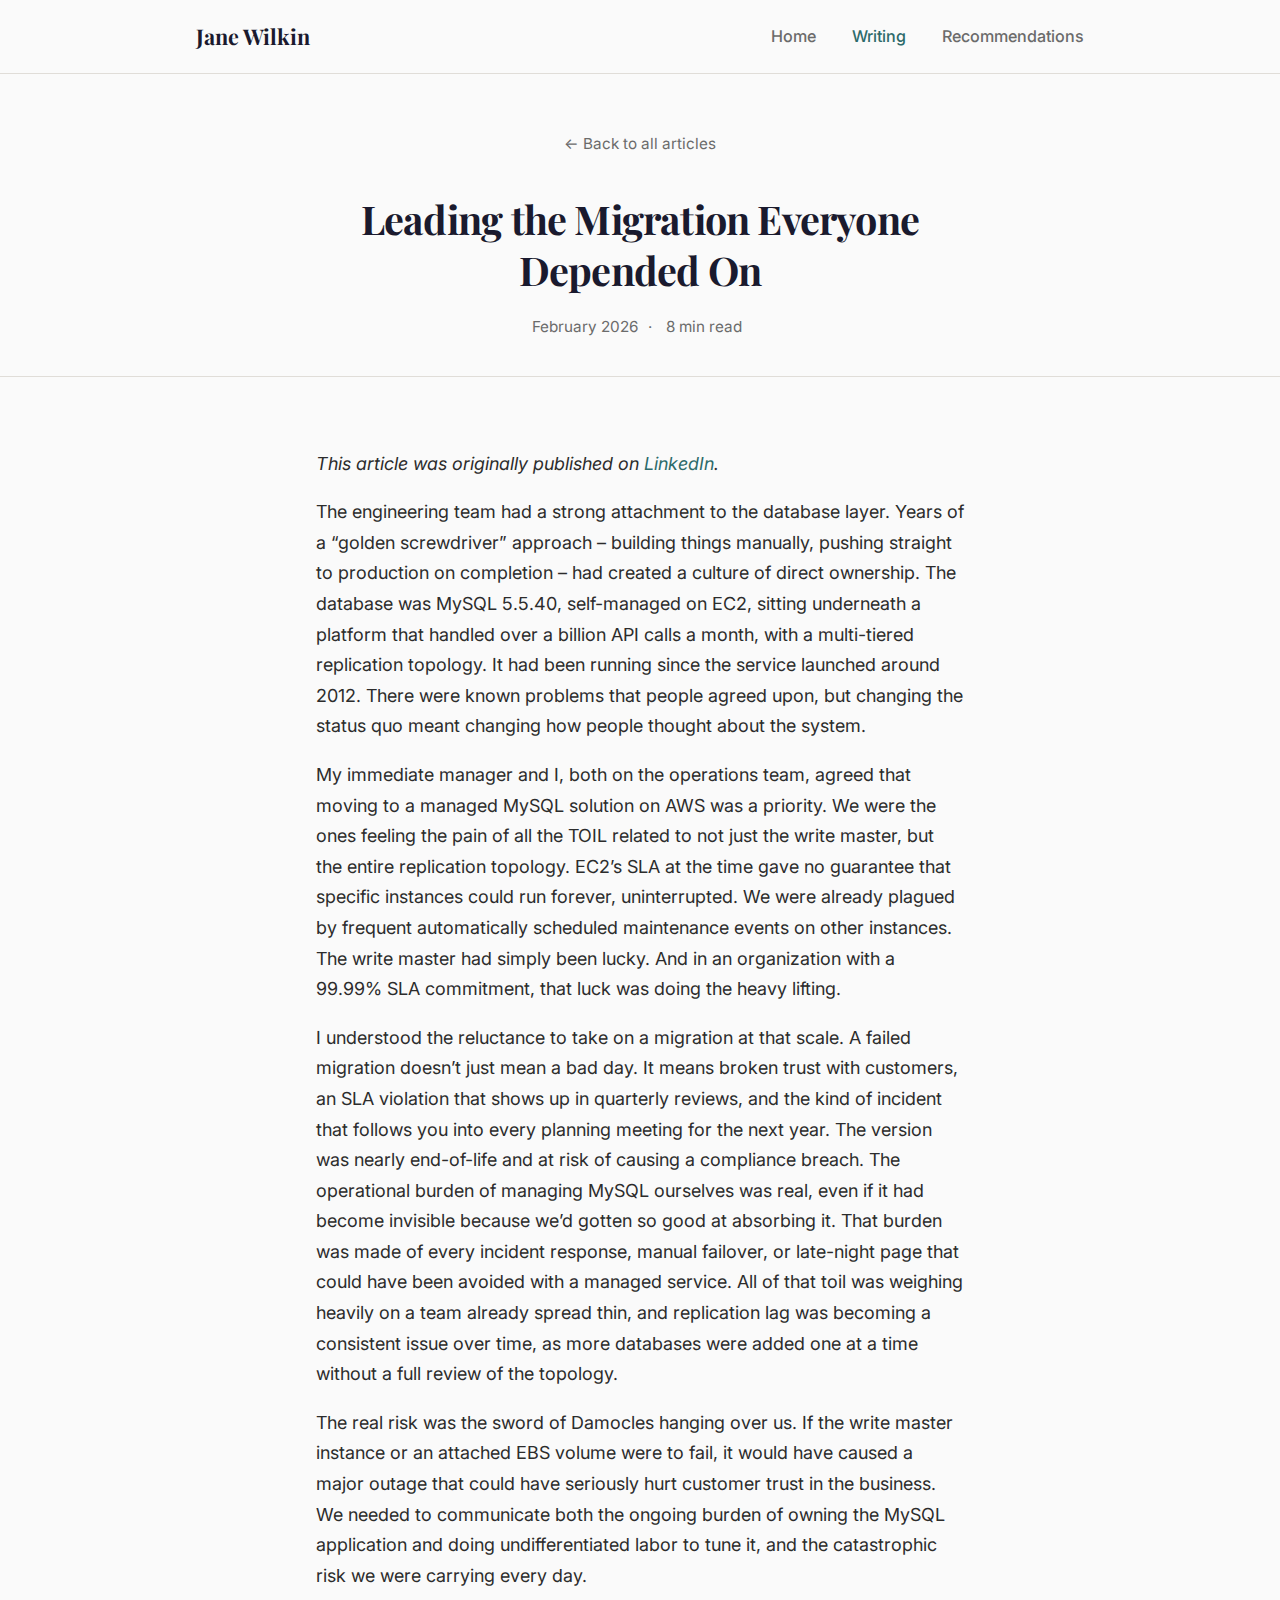
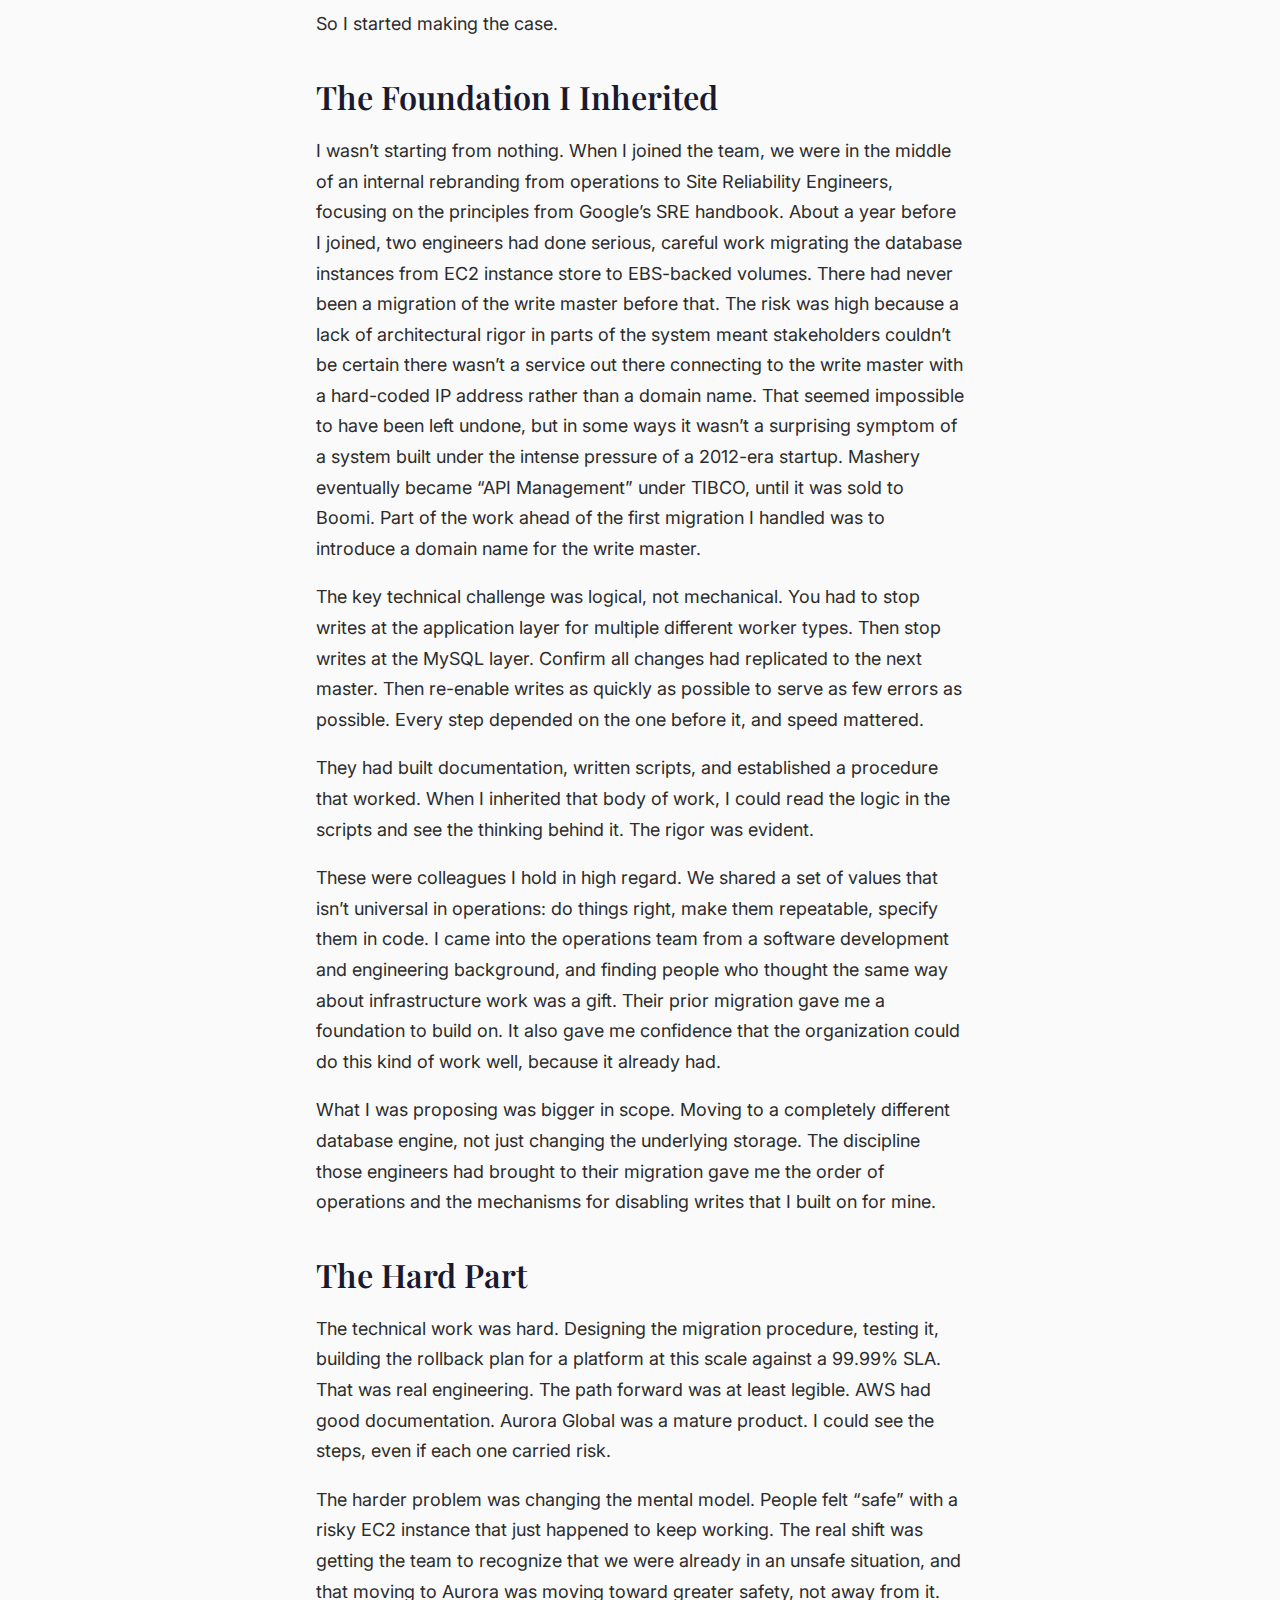
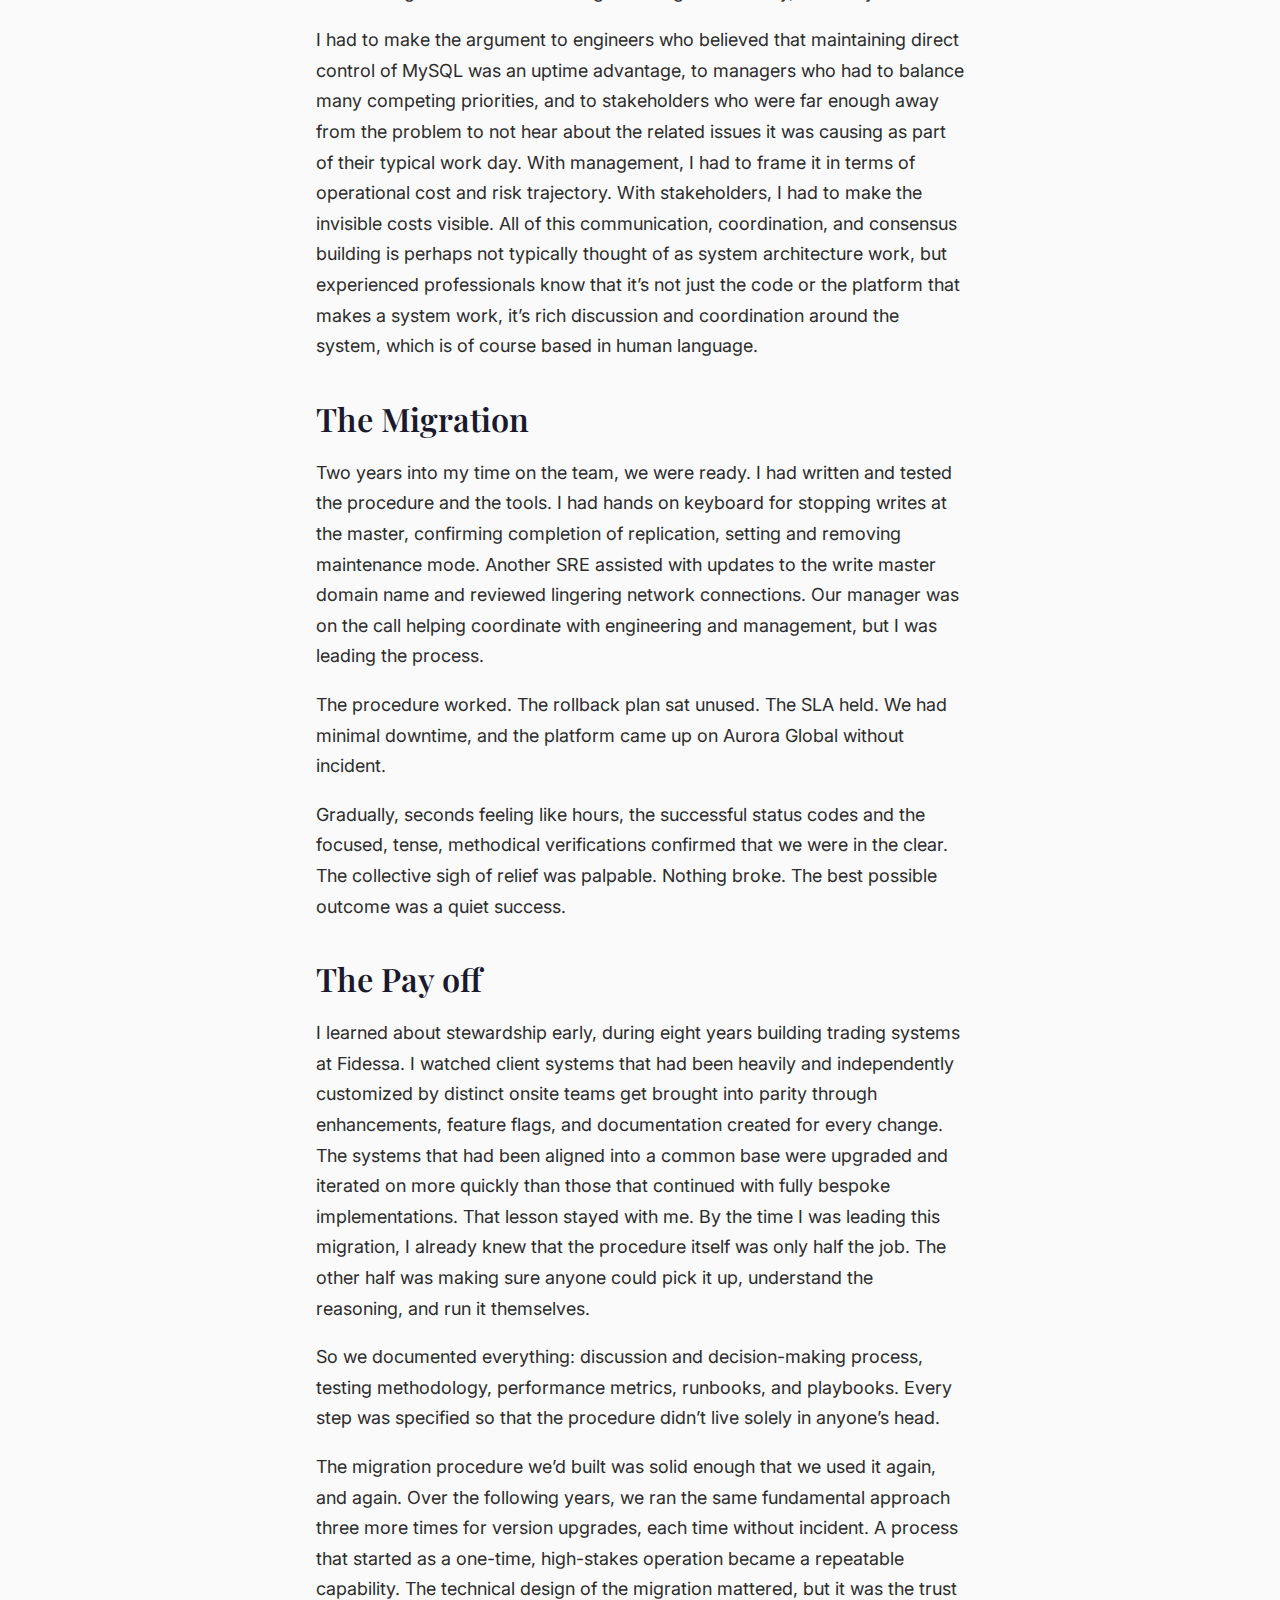
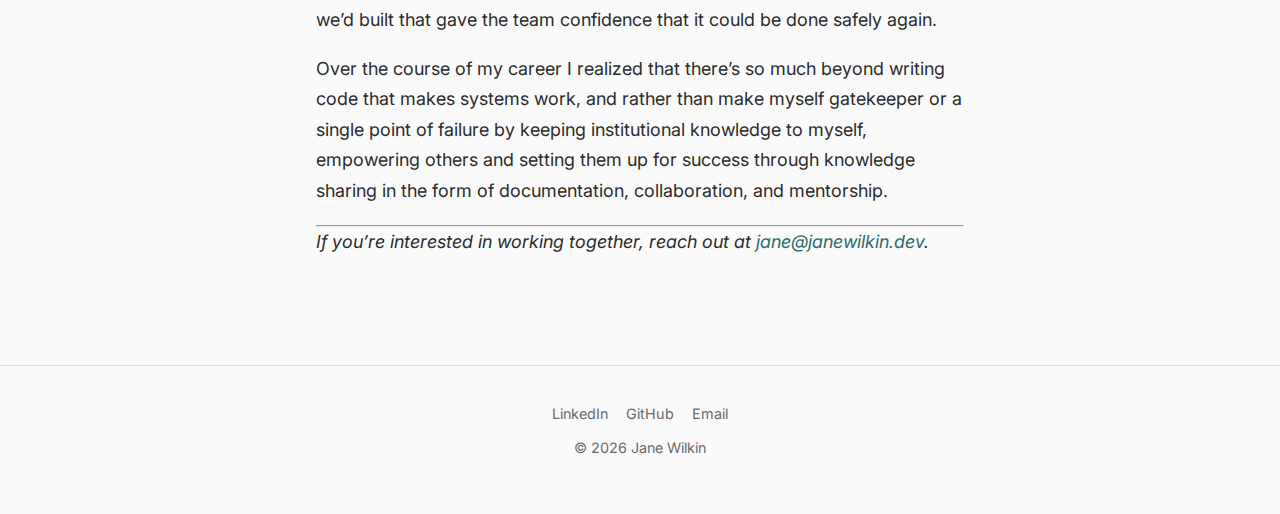
<file: blog/leading-the-migration-everyone-depended-on.html>
<!DOCTYPE html>
<html lang="en">
<head>
  <meta charset="UTF-8">
  <meta name="viewport" content="width=device-width, initial-scale=1.0">
  <title>Leading the Migration Everyone Depended On - Jane Wilkin</title>
  <meta name="description" content="How I built the case for migrating a legacy MySQL database to Aurora Global on a platform handling over a billion API calls a month.">
  <link rel="preconnect" href="https://fonts.googleapis.com">
  <link rel="preconnect" href="https://fonts.gstatic.com" crossorigin>
  <link href="https://fonts.googleapis.com/css2?family=Inter:wght@400;500;600&family=Playfair+Display:wght@600;700&display=swap" rel="stylesheet">
  <link rel="stylesheet" href="../css/style.css">
</head>
<body>

  <nav class="site-nav">
    <div class="container container--wide">
      <a href="/" class="site-nav__name">Jane Wilkin</a>
      <ul class="site-nav__links">
        <li><a href="/">Home</a></li>
        <li><a href="/blog/" class="active">Writing</a></li>
        <li><a href="/recommendations/">Recommendations</a></li>
      </ul>
    </div>
  </nav>

  <main>
    <article>
      <div class="article-header">
        <div class="container">
          <a href="/blog/" class="article-header__back">&larr; Back to all articles</a>
          <h1>Leading the Migration Everyone Depended On</h1>
          <div class="article-header__meta">
            <time>February 2026</time>
            <span>&middot;</span>
            <span>8 min read</span>
          </div>
        </div>
      </div>

      <div class="article-body">
        <div class="container">
          <p><em>This article was originally published on
          <a href="https://www.linkedin.com/pulse/migration-nobody-wanted-jane-wilkin-hmmhe/" target="_blank" rel="noopener">LinkedIn</a>.</em></p>

          <p>The engineering team had a strong attachment to the database layer. Years of a “golden screwdriver” approach – building things manually, pushing straight to production on completion – had created a culture of direct ownership. The database was MySQL 5.5.40, self-managed on EC2, sitting underneath a platform that handled over a billion API calls a month, with a multi-tiered replication topology. It had been running since the service launched around 2012. There were known problems that people agreed upon, but changing the status quo meant changing how people thought about the system.</p>

          <p>My immediate manager and I, both on the operations team, agreed that moving to a managed MySQL solution on AWS was a priority. We were the ones feeling the pain of all the TOIL related to not just the write master, but the entire replication topology. EC2’s SLA at the time gave no guarantee that specific instances could run forever, uninterrupted. We were already plagued by frequent automatically scheduled maintenance events on other instances. The write master had simply been lucky. And in an organization with a 99.99% SLA commitment, that luck was doing the heavy lifting.</p>

          <p>I understood the reluctance to take on a migration at that scale. A failed migration doesn’t just mean a bad day. It means broken trust with customers, an SLA violation that shows up in quarterly reviews, and the kind of incident that follows you into every planning meeting for the next year. The version was nearly end-of-life and at risk of causing a compliance breach. The operational burden of managing MySQL ourselves was real, even if it had become invisible because we’d gotten so good at absorbing it. That burden was made of every incident response, manual failover, or late-night page that could have been avoided with a managed service. All of that toil was weighing heavily on a team already spread thin, and replication lag was becoming a consistent issue over time, as more databases were added one at a time without a full review of the topology.</p>

          <p>The real risk was the sword of Damocles hanging over us. If the write master instance or an attached EBS volume were to fail, it would have caused a major outage that could have seriously hurt customer trust in the business. We needed to communicate both the ongoing burden of owning the MySQL application and doing undifferentiated labor to tune it, and the catastrophic risk we were carrying every day.</p>

          <p>So I started making the case.</p>

          <h2>The Foundation I Inherited</h2>

          <p>I wasn’t starting from nothing. When I joined the team, we were in the middle of an internal rebranding from operations to Site Reliability Engineers, focusing on the principles from Google’s SRE handbook. About a year before I joined, two engineers had done serious, careful work migrating the database instances from EC2 instance store to EBS-backed volumes. There had never been a migration of the write master before that. The risk was high because a lack of architectural rigor in parts of the system meant stakeholders couldn’t be certain there wasn’t a service out there connecting to the write master with a hard-coded IP address rather than a domain name. That seemed impossible to have been left undone, but in some ways it wasn’t a surprising symptom of a system built under the intense pressure of a 2012-era startup. Mashery eventually became “API Management” under TIBCO, until it was sold to Boomi. Part of the work ahead of the first migration I handled was to introduce a domain name for the write master.</p>

          <p>The key technical challenge was logical, not mechanical. You had to stop writes at the application layer for multiple different worker types. Then stop writes at the MySQL layer. Confirm all changes had replicated to the next master. Then re-enable writes as quickly as possible to serve as few errors as possible. Every step depended on the one before it, and speed mattered.</p>

          <p>They had built documentation, written scripts, and established a procedure that worked. When I inherited that body of work, I could read the logic in the scripts and see the thinking behind it. The rigor was evident.</p>

          <p>These were colleagues I hold in high regard. We shared a set of values that isn’t universal in operations: do things right, make them repeatable, specify them in code. I came into the operations team from a software development and engineering background, and finding people who thought the same way about infrastructure work was a gift. Their prior migration gave me a foundation to build on. It also gave me confidence that the organization could do this kind of work well, because it already had.</p>

          <p>What I was proposing was bigger in scope. Moving to a completely different database engine, not just changing the underlying storage. The discipline those engineers had brought to their migration gave me the order of operations and the mechanisms for disabling writes that I built on for mine.</p>

          <h2>The Hard Part</h2>

          <p>The technical work was hard. Designing the migration procedure, testing it, building the rollback plan for a platform at this scale against a 99.99% SLA. That was real engineering. The path forward was at least legible. AWS had good documentation. Aurora Global was a mature product. I could see the steps, even if each one carried risk.</p>

          <p>The harder problem was changing the mental model. People felt “safe” with a risky EC2 instance that just happened to keep working. The real shift was getting the team to recognize that we were already in an unsafe situation, and that moving to Aurora was moving toward greater safety, not away from it.</p>

          <p>I had to make the argument to engineers who believed that maintaining direct control of MySQL was an uptime advantage, to managers who had to balance many competing priorities, and to stakeholders who were far enough away from the problem to not hear about the related issues it was causing as part of their typical work day. With management, I had to frame it in terms of operational cost and risk trajectory. With stakeholders, I had to make the invisible costs visible. All of this communication, coordination, and consensus building is perhaps not typically thought of as system architecture work, but experienced professionals know that it’s not just the code or the platform that makes a system work, it’s rich discussion and coordination around the system, which is of course based in human language.</p>

          <h2>The Migration</h2>

          <p>Two years into my time on the team, we were ready. I had written and tested the procedure and the tools. I had hands on keyboard for stopping writes at the master, confirming completion of replication, setting and removing maintenance mode. Another SRE assisted with updates to the write master domain name and reviewed lingering network connections. Our manager was on the call helping coordinate with engineering and management, but I was leading the process.</p>

          <p>The procedure worked. The rollback plan sat unused. The SLA held. We had minimal downtime, and the platform came up on Aurora Global without incident.</p>

          <p>Gradually, seconds feeling like hours, the successful status codes and the focused, tense, methodical verifications confirmed that we were in the clear. The collective sigh of relief was palpable. Nothing broke. The best possible outcome was a quiet success.</p>

          <h2>The Pay off</h2>

          <p>I learned about stewardship early, during eight years building trading systems at Fidessa. I watched client systems that had been heavily and independently customized by distinct onsite teams get brought into parity through enhancements, feature flags, and documentation created for every change. The systems that had been aligned into a common base were upgraded and iterated on more quickly than those that continued with fully bespoke implementations. That lesson stayed with me. By the time I was leading this migration, I already knew that the procedure itself was only half the job. The other half was making sure anyone could pick it up, understand the reasoning, and run it themselves.</p>

          <p>So we documented everything: discussion and decision-making process, testing methodology, performance metrics, runbooks, and playbooks. Every step was specified so that the procedure didn’t live solely in anyone’s head.</p>

          <p>The migration procedure we’d built was solid enough that we used it again, and again. Over the following years, we ran the same fundamental approach three more times for version upgrades, each time without incident. A process that started as a one-time, high-stakes operation became a repeatable capability. The technical design of the migration mattered, but it was the trust we’d built that gave the team confidence that it could be done safely again.</p>

          <p>Over the course of my career I realized that there’s so much beyond writing code that makes systems work, and rather than make myself gatekeeper or a single point of failure by keeping institutional knowledge to myself, empowering others and setting them up for success through knowledge sharing in the form of documentation, collaboration, and mentorship.</p>
          <hr>
          <p><em>If you’re interested in working together, reach out at <a href="mailto:jane@janewilkin.dev">jane@janewilkin.dev</a>.</em></p>
        </div>
      </div>
    </article>
  </main>

  <footer class="site-footer">
    <div class="container">
      <div class="site-footer__links">
        <a href="https://www.linkedin.com/in/janewilkin/" target="_blank" rel="noopener">LinkedIn</a>
        <a href="https://github.com/janewilkin" target="_blank" rel="noopener">GitHub</a>
        <a href="mailto:jane@janewilkin.dev">Email</a>
      </div>
      <p>&copy; 2026 Jane Wilkin</p>
    </div>
  </footer>

</body>
</html>
</file>
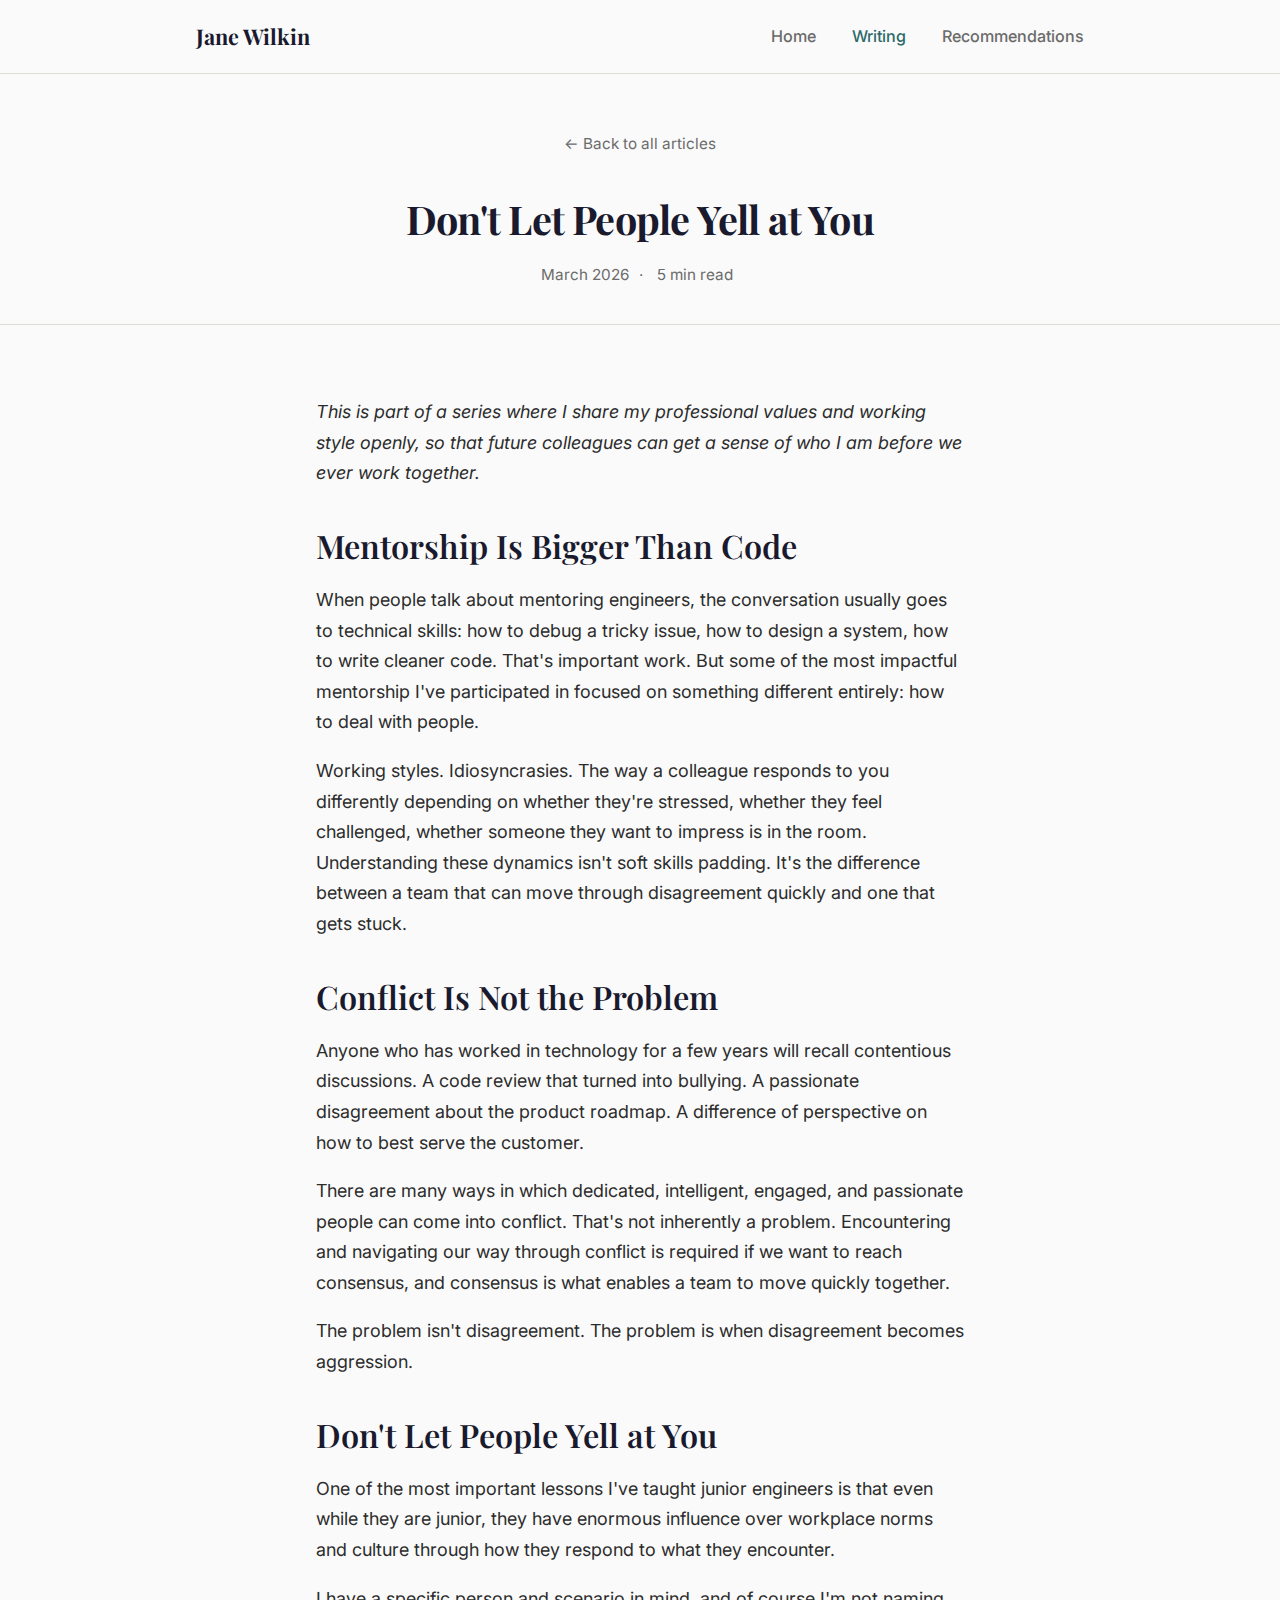
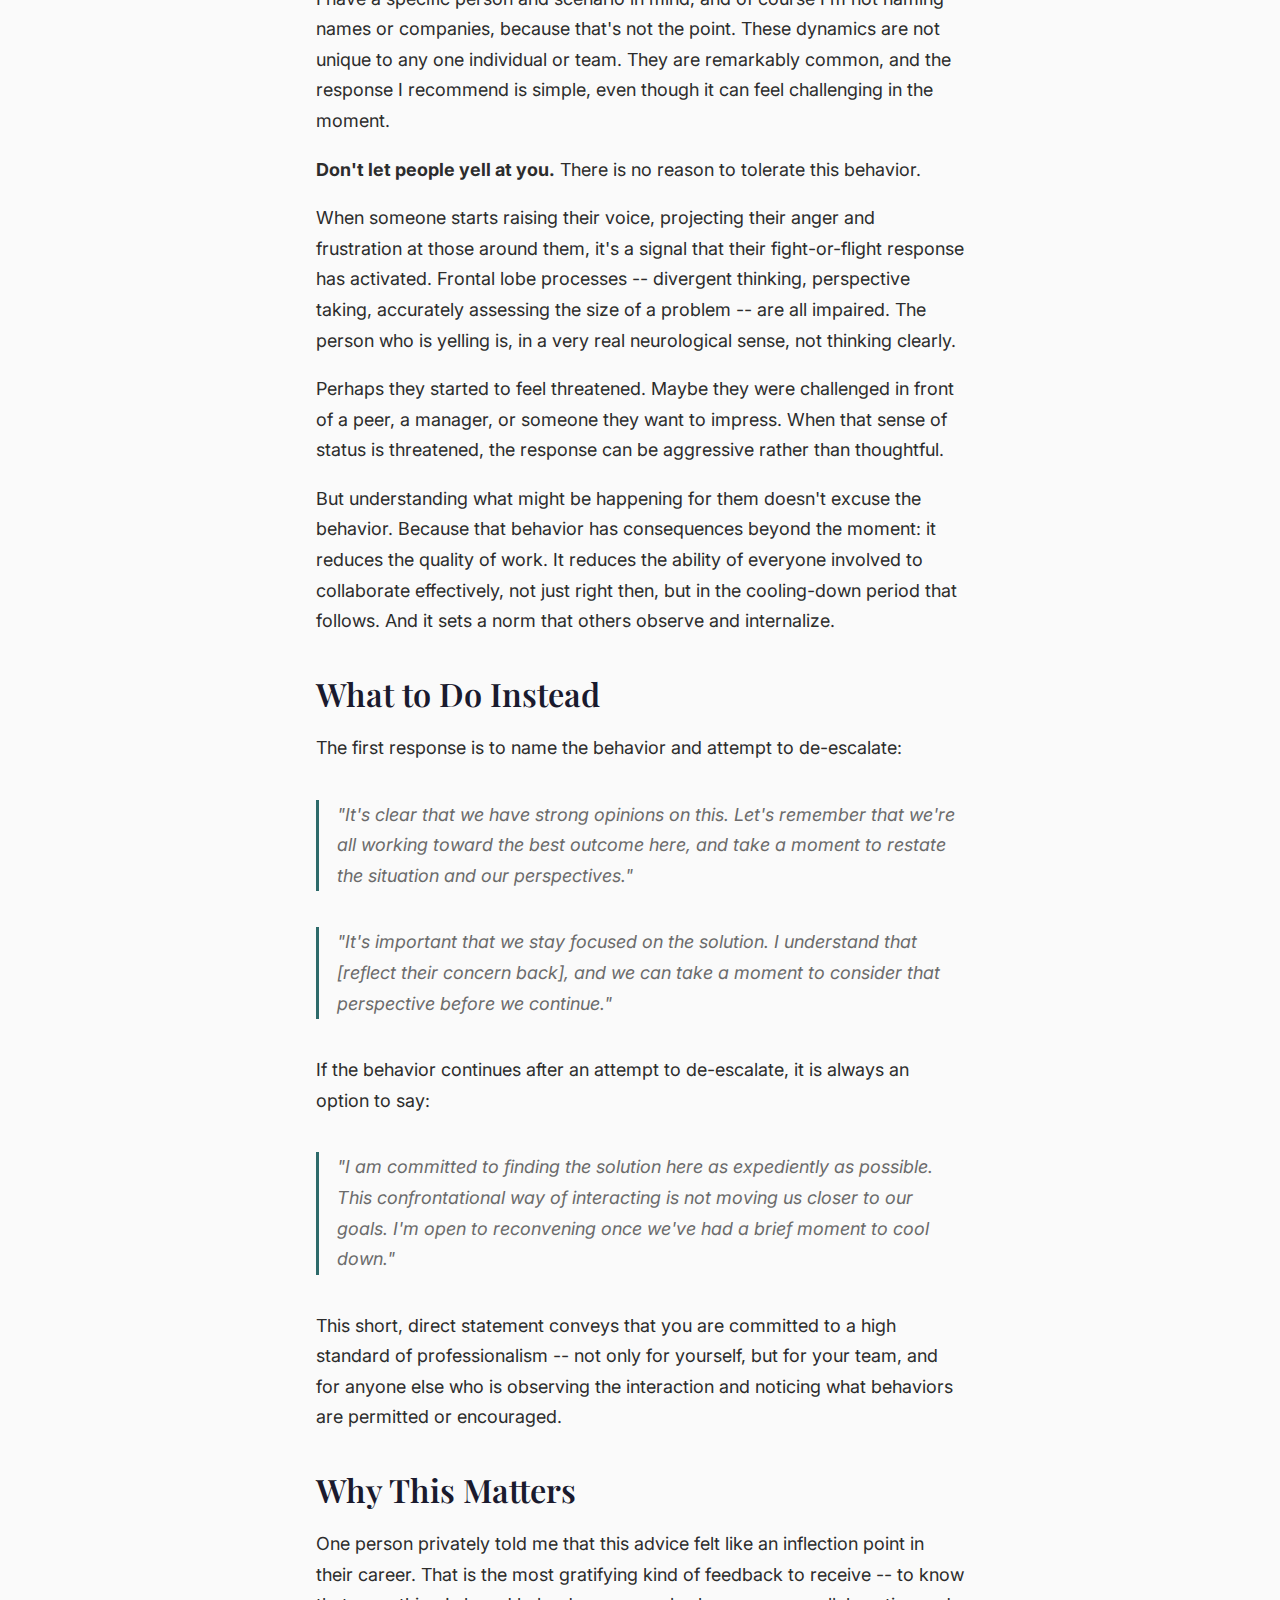
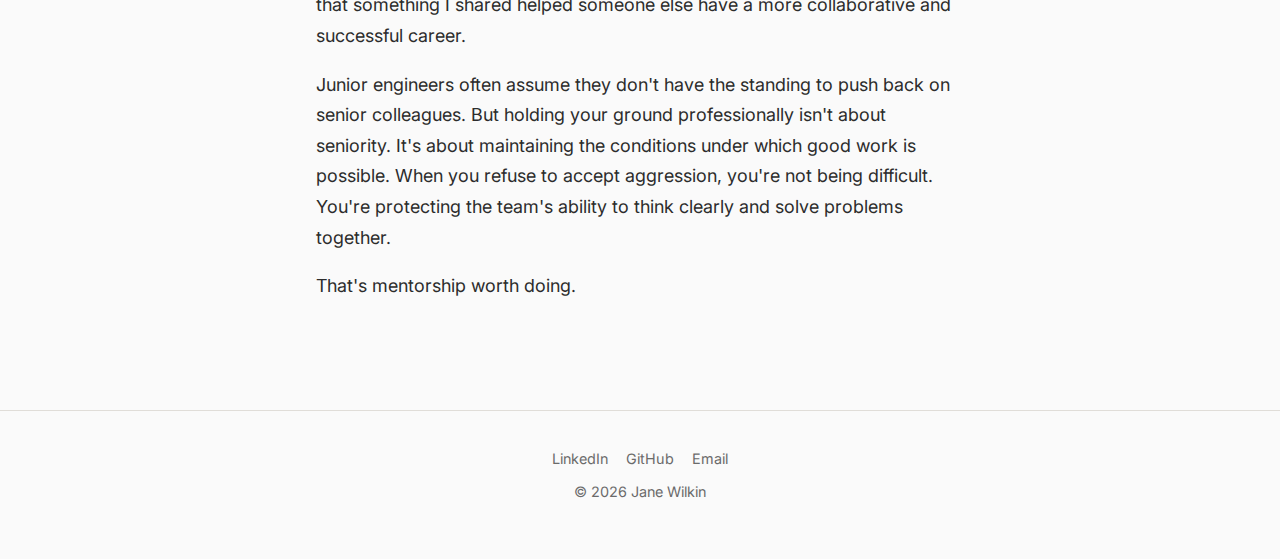
<file: blog/mentorship-beyond-technical.html>
<!DOCTYPE html>
<html lang="en">
<head>
  <meta charset="UTF-8">
  <meta name="viewport" content="width=device-width, initial-scale=1.0">
  <title>Don't Let People Yell at You - Jane Wilkin</title>
  <meta name="description" content="The most impactful mentorship isn't about code. It's about teaching people how to hold their ground when collaboration breaks down.">
  <link rel="preconnect" href="https://fonts.googleapis.com">
  <link rel="preconnect" href="https://fonts.gstatic.com" crossorigin>
  <link href="https://fonts.googleapis.com/css2?family=Inter:wght@400;500;600&family=Playfair+Display:wght@600;700&display=swap" rel="stylesheet">
  <link rel="stylesheet" href="../css/style.css">
</head>
<body>

  <nav class="site-nav">
    <div class="container container--wide">
      <a href="/" class="site-nav__name">Jane Wilkin</a>
      <ul class="site-nav__links">
        <li><a href="/">Home</a></li>
        <li><a href="/blog/" class="active">Writing</a></li>
        <li><a href="/recommendations/">Recommendations</a></li>
      </ul>
    </div>
  </nav>

  <main>
    
    <article>
      <div class="article-header">
        <div class="container">
          <a href="/blog/" class="article-header__back">&larr; Back to all articles</a>
          <h1>Don't Let People Yell at You</h1>
          <div class="article-header__meta">
            <time>March 2026</time>
            <span>&middot;</span>
            <span>5 min read</span>
          </div>
        </div>
      </div>

      <div class="article-body">
        <div class="container">


          <p><em>This is part of a series where I share my professional values and working style openly, so that future colleagues can get a sense of who I am before we ever work together.</em></p>
          <h2>Mentorship Is Bigger Than Code</h2>
          <p>When people talk about mentoring engineers, the conversation usually goes to technical skills: how to debug a tricky issue, how to design a system, how to write cleaner code. That's important work. But some of the most impactful mentorship I've participated in focused on something different entirely: how to deal with people.</p>
          <p>Working styles. Idiosyncrasies. The way a colleague responds to you differently depending on whether they're stressed, whether they feel challenged, whether someone they want to impress is in the room. Understanding these dynamics isn't soft skills padding. It's the difference between a team that can move through disagreement quickly and one that gets stuck.</p>
          <h2>Conflict Is Not the Problem</h2>
          <p>Anyone who has worked in technology for a few years will recall contentious discussions. A code review that turned into bullying. A passionate disagreement about the product roadmap. A difference of perspective on how to best serve the customer.</p>
          <p>There are many ways in which dedicated, intelligent, engaged, and passionate people can come into conflict. That's not inherently a problem. Encountering and navigating our way through conflict is required if we want to reach consensus, and consensus is what enables a team to move quickly together.</p>
          <p>The problem isn't disagreement. The problem is when disagreement becomes aggression.</p>
          <h2>Don't Let People Yell at You</h2>
          <p>One of the most important lessons I've taught junior engineers is that even while they are junior, they have enormous influence over workplace norms and culture through how they respond to what they encounter.</p>
          <p>I have a specific person and scenario in mind, and of course I'm not naming names or companies, because that's not the point. These dynamics are not unique to any one individual or team. They are remarkably common, and the response I recommend is simple, even though it can feel challenging in the moment.</p>
          <p><strong>Don't let people yell at you.</strong> There is no reason to tolerate this behavior.</p>
          <p>When someone starts raising their voice, projecting their anger and frustration at those around them, it's a signal that their fight-or-flight response has activated. Frontal lobe processes -- divergent thinking, perspective taking, accurately assessing the size of a problem -- are all impaired. The person who is yelling is, in a very real neurological sense, not thinking clearly.</p>
          <p>Perhaps they started to feel threatened. Maybe they were challenged in front of a peer, a manager, or someone they want to impress. When that sense of status is threatened, the response can be aggressive rather than thoughtful.</p>
          <p>But understanding what might be happening for them doesn't excuse the behavior. Because that behavior has consequences beyond the moment: it reduces the quality of work. It reduces the ability of everyone involved to collaborate effectively, not just right then, but in the cooling-down period that follows. And it sets a norm that others observe and internalize.</p>
          <h2>What to Do Instead</h2>
          <p>The first response is to name the behavior and attempt to de-escalate:</p>
          <blockquote>
          <p>&quot;It's clear that we have strong opinions on this. Let's remember that we're all working toward the best outcome here, and take a moment to restate the situation and our perspectives.&quot;</p>
          </blockquote>
          <blockquote>
          <p>&quot;It's important that we stay focused on the solution. I understand that [reflect their concern back], and we can take a moment to consider that perspective before we continue.&quot;</p>
          </blockquote>
          <p>If the behavior continues after an attempt to de-escalate, it is always an option to say:</p>
          <blockquote>
          <p>&quot;I am committed to finding the solution here as expediently as possible. This confrontational way of interacting is not moving us closer to our goals. I'm open to reconvening once we've had a brief moment to cool down.&quot;</p>
          </blockquote>
          <p>This short, direct statement conveys that you are committed to a high standard of professionalism -- not only for yourself, but for your team, and for anyone else who is observing the interaction and noticing what behaviors are permitted or encouraged.</p>
          <h2>Why This Matters</h2>
          <p>One person privately told me that this advice felt like an inflection point in their career. That is the most gratifying kind of feedback to receive -- to know that something I shared helped someone else have a more collaborative and successful career.</p>
          <p>Junior engineers often assume they don't have the standing to push back on senior colleagues. But holding your ground professionally isn't about seniority. It's about maintaining the conditions under which good work is possible. When you refuse to accept aggression, you're not being difficult. You're protecting the team's ability to think clearly and solve problems together.</p>
          <p>That's mentorship worth doing.</p>


        </div>
      </div>
    </article>

  </main>

  <footer class="site-footer">
    <div class="container">
      <div class="site-footer__links">
        <a href="https://www.linkedin.com/in/janewilkin/" target="_blank" rel="noopener">LinkedIn</a>
        <a href="https://github.com/janewilkin" target="_blank" rel="noopener">GitHub</a>
        <a href="mailto:jane@janewilkin.dev">Email</a>
      </div>
      <p>&copy; 2026 Jane Wilkin</p>
    </div>
  </footer>

</body>
</html>
</file>
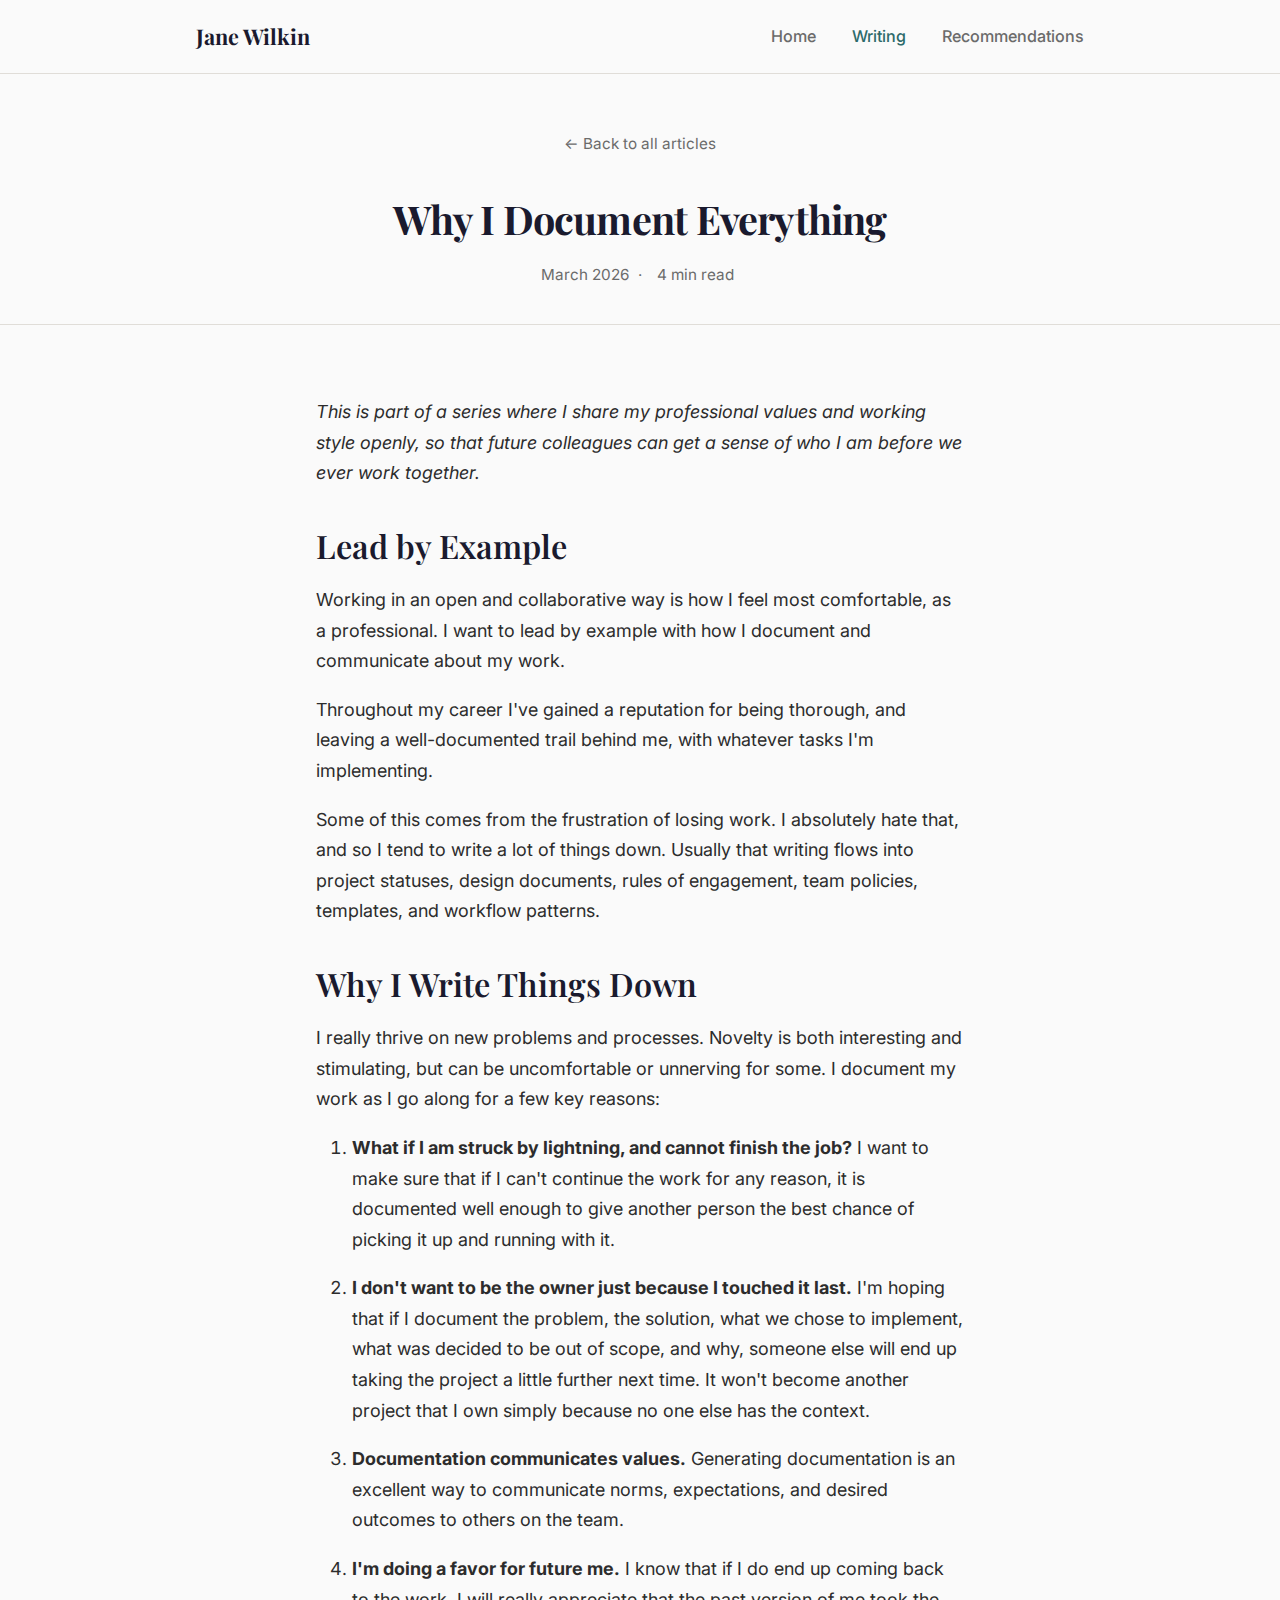
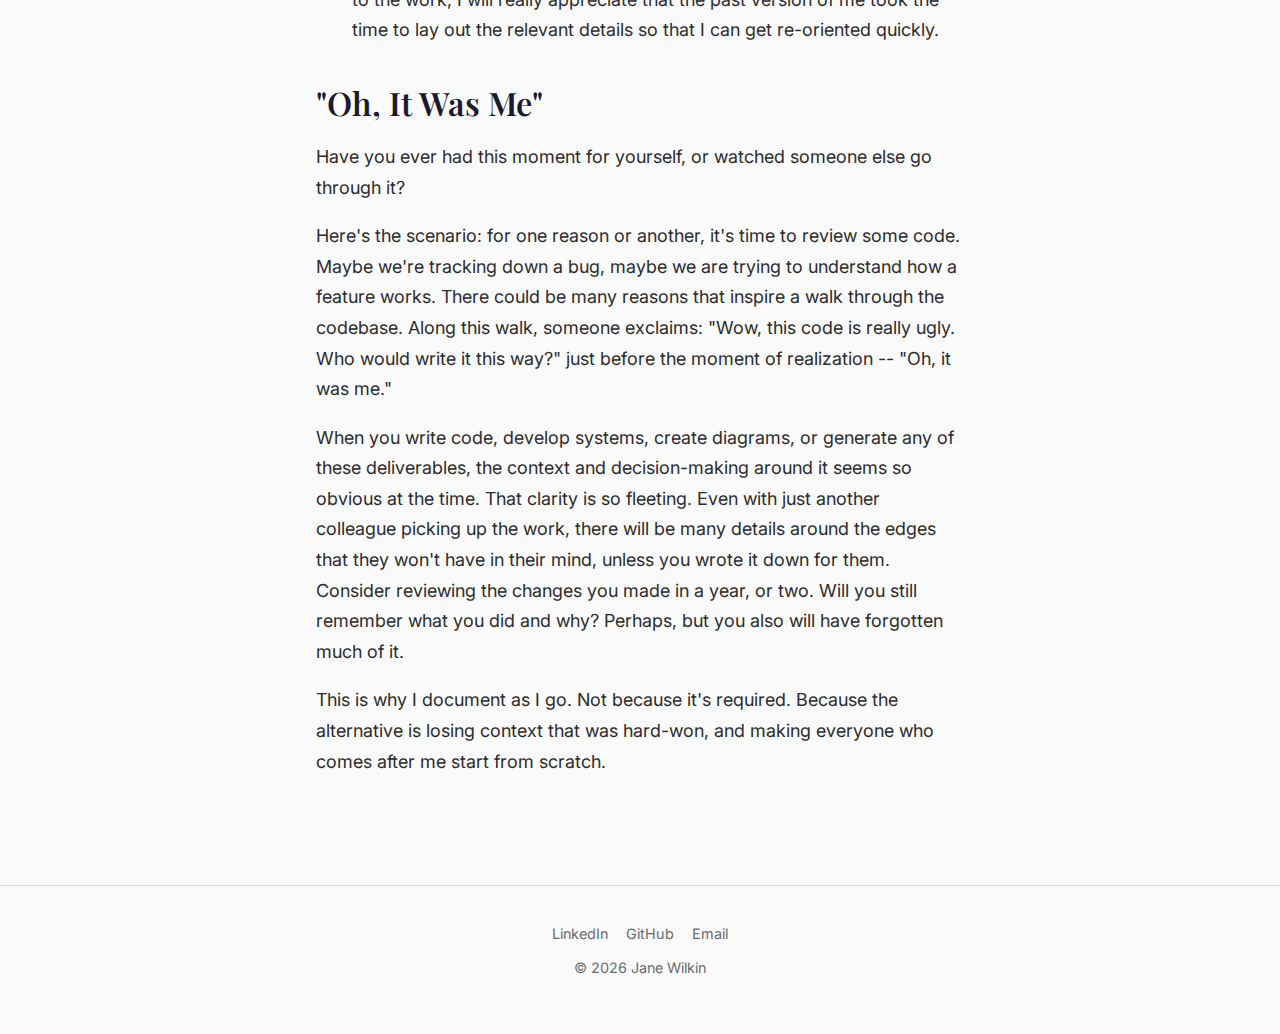
<file: blog/open-working-style.html>
<!DOCTYPE html>
<html lang="en">
<head>
  <meta charset="UTF-8">
  <meta name="viewport" content="width=device-width, initial-scale=1.0">
  <title>Why I Document Everything - Jane Wilkin</title>
  <meta name="description" content="Why I default to openness and documentation in my work, and the practical reasons behind leaving a well-documented trail.">
  <link rel="preconnect" href="https://fonts.googleapis.com">
  <link rel="preconnect" href="https://fonts.gstatic.com" crossorigin>
  <link href="https://fonts.googleapis.com/css2?family=Inter:wght@400;500;600&family=Playfair+Display:wght@600;700&display=swap" rel="stylesheet">
  <link rel="stylesheet" href="../css/style.css">
</head>
<body>

  <nav class="site-nav">
    <div class="container container--wide">
      <a href="/" class="site-nav__name">Jane Wilkin</a>
      <ul class="site-nav__links">
        <li><a href="/">Home</a></li>
        <li><a href="/blog/" class="active">Writing</a></li>
        <li><a href="/recommendations/">Recommendations</a></li>
      </ul>
    </div>
  </nav>

  <main>
    
    <article>
      <div class="article-header">
        <div class="container">
          <a href="/blog/" class="article-header__back">&larr; Back to all articles</a>
          <h1>Why I Document Everything</h1>
          <div class="article-header__meta">
            <time>March 2026</time>
            <span>&middot;</span>
            <span>4 min read</span>
          </div>
        </div>
      </div>

      <div class="article-body">
        <div class="container">


          <p><em>This is part of a series where I share my professional values and working style openly, so that future colleagues can get a sense of who I am before we ever work together.</em></p>
          <h2>Lead by Example</h2>
          <p>Working in an open and collaborative way is how I feel most comfortable, as a professional. I want to lead by example with how I document and communicate about my work.</p>
          <p>Throughout my career I've gained a reputation for being thorough, and leaving a well-documented trail behind me, with whatever tasks I'm implementing.</p>
          <p>Some of this comes from the frustration of losing work. I absolutely hate that, and so I tend to write a lot of things down. Usually that writing flows into project statuses, design documents, rules of engagement, team policies, templates, and workflow patterns.</p>
          <h2>Why I Write Things Down</h2>
          <p>I really thrive on new problems and processes. Novelty is both interesting and stimulating, but can be uncomfortable or unnerving for some. I document my work as I go along for a few key reasons:</p>
          <ol>
          <li>
          <p><strong>What if I am struck by lightning, and cannot finish the job?</strong> I want to make sure that if I can't continue the work for any reason, it is documented well enough to give another person the best chance of picking it up and running with it.</p>
          </li>
          <li>
          <p><strong>I don't want to be the owner just because I touched it last.</strong> I'm hoping that if I document the problem, the solution, what we chose to implement, what was decided to be out of scope, and why, someone else will end up taking the project a little further next time. It won't become another project that I own simply because no one else has the context.</p>
          </li>
          <li>
          <p><strong>Documentation communicates values.</strong> Generating documentation is an excellent way to communicate norms, expectations, and desired outcomes to others on the team.</p>
          </li>
          <li>
          <p><strong>I'm doing a favor for future me.</strong> I know that if I do end up coming back to the work, I will really appreciate that the past version of me took the time to lay out the relevant details so that I can get re-oriented quickly.</p>
          </li>
          </ol>
          <h2>&quot;Oh, It Was Me&quot;</h2>
          <p>Have you ever had this moment for yourself, or watched someone else go through it?</p>
          <p>Here's the scenario: for one reason or another, it's time to review some code. Maybe we're tracking down a bug, maybe we are trying to understand how a feature works. There could be many reasons that inspire a walk through the codebase. Along this walk, someone exclaims: &quot;Wow, this code is really ugly. Who would write it this way?&quot; just before the moment of realization -- &quot;Oh, it was me.&quot;</p>
          <p>When you write code, develop systems, create diagrams, or generate any of these deliverables, the context and decision-making around it seems so obvious at the time. That clarity is so fleeting. Even with just another colleague picking up the work, there will be many details around the edges that they won't have in their mind, unless you wrote it down for them. Consider reviewing the changes you made in a year, or two. Will you still remember what you did and why? Perhaps, but you also will have forgotten much of it.</p>
          <p>This is why I document as I go. Not because it's required. Because the alternative is losing context that was hard-won, and making everyone who comes after me start from scratch.</p>


        </div>
      </div>
    </article>

  </main>

  <footer class="site-footer">
    <div class="container">
      <div class="site-footer__links">
        <a href="https://www.linkedin.com/in/janewilkin/" target="_blank" rel="noopener">LinkedIn</a>
        <a href="https://github.com/janewilkin" target="_blank" rel="noopener">GitHub</a>
        <a href="mailto:jane@janewilkin.dev">Email</a>
      </div>
      <p>&copy; 2026 Jane Wilkin</p>
    </div>
  </footer>

</body>
</html>
</file>
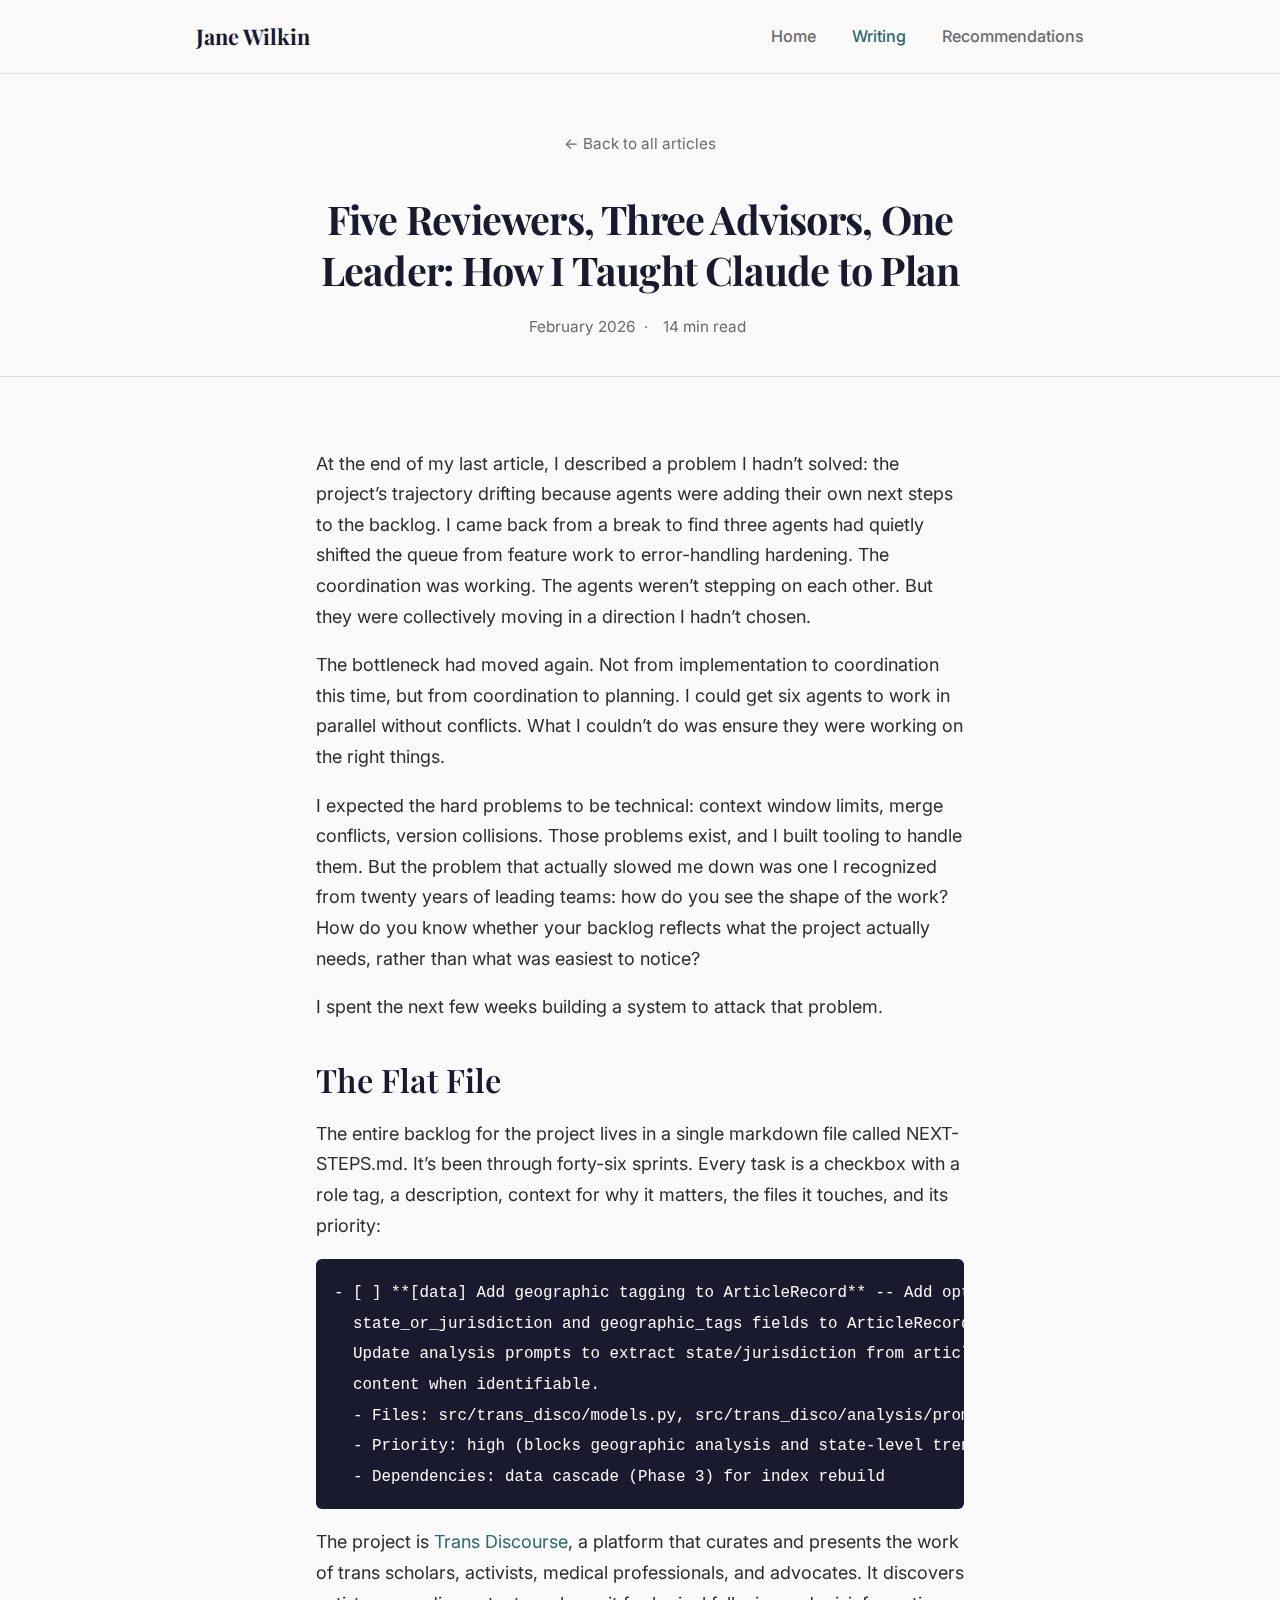
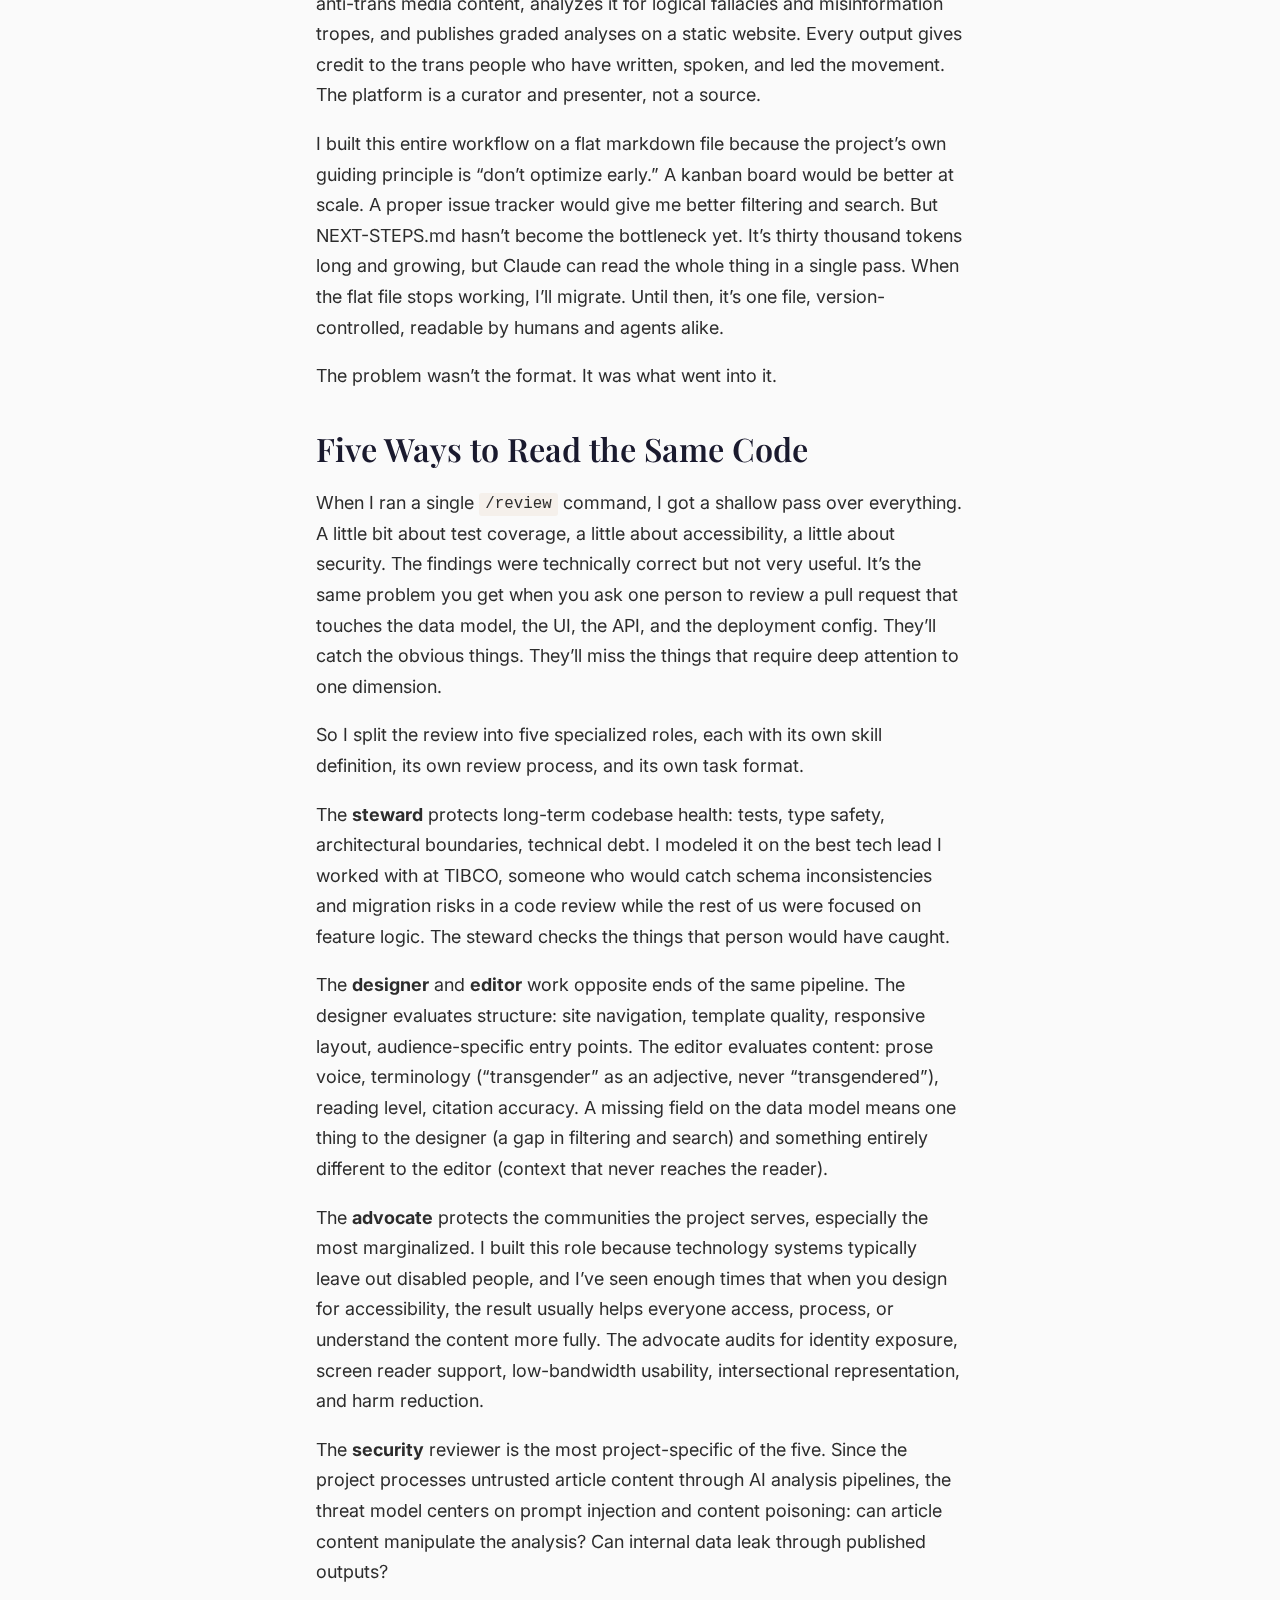
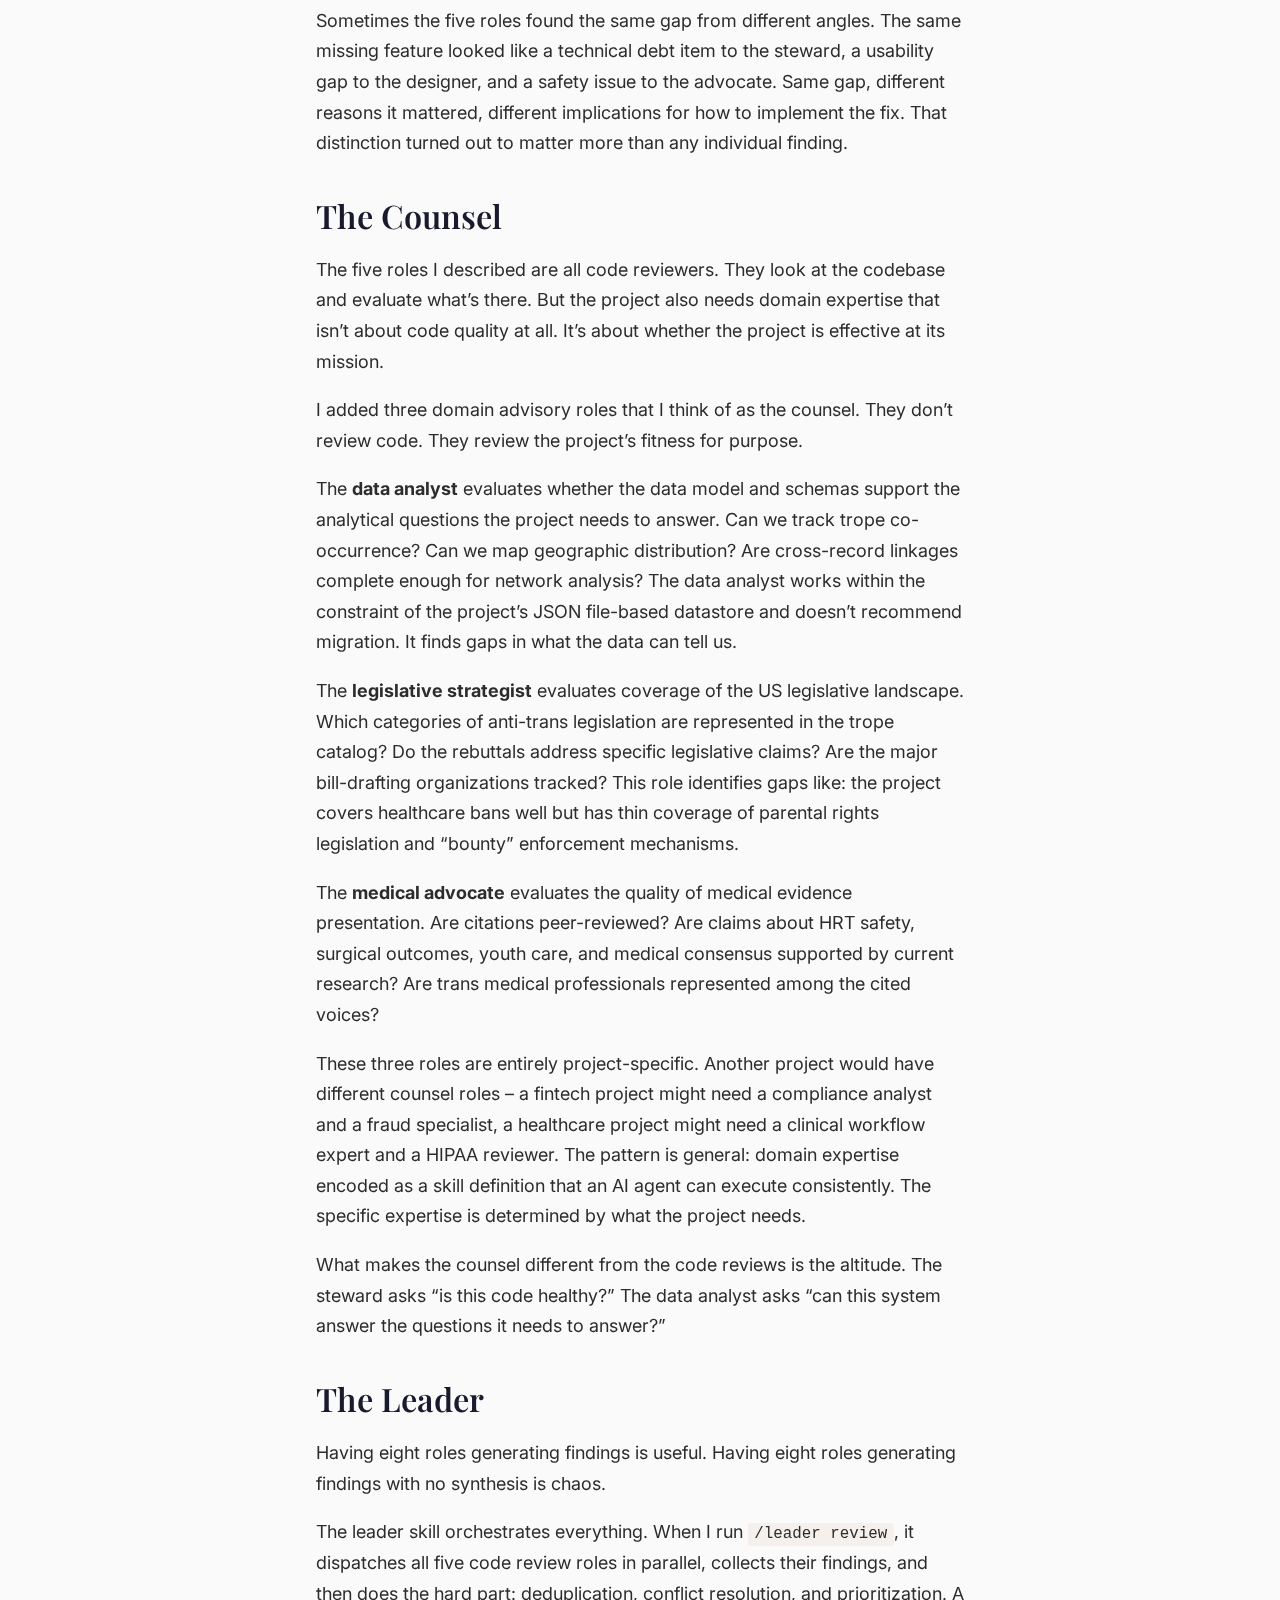
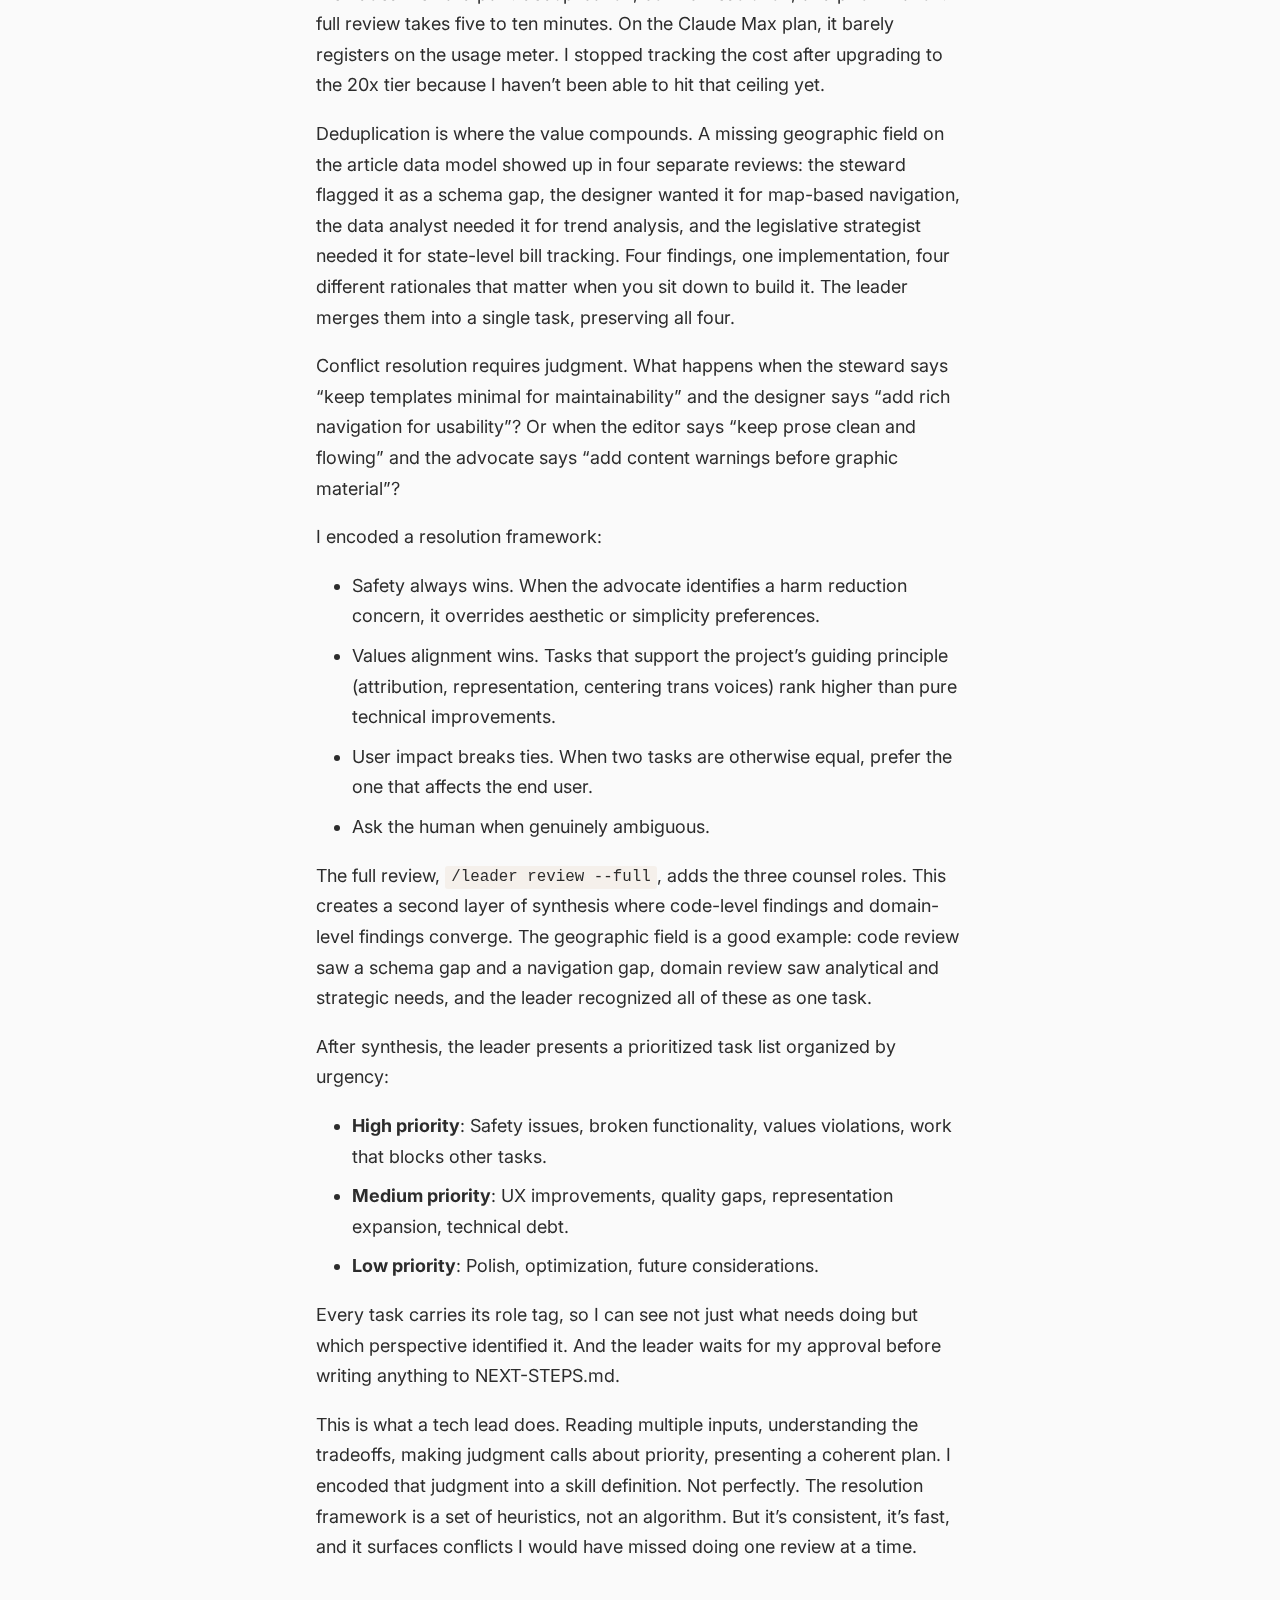
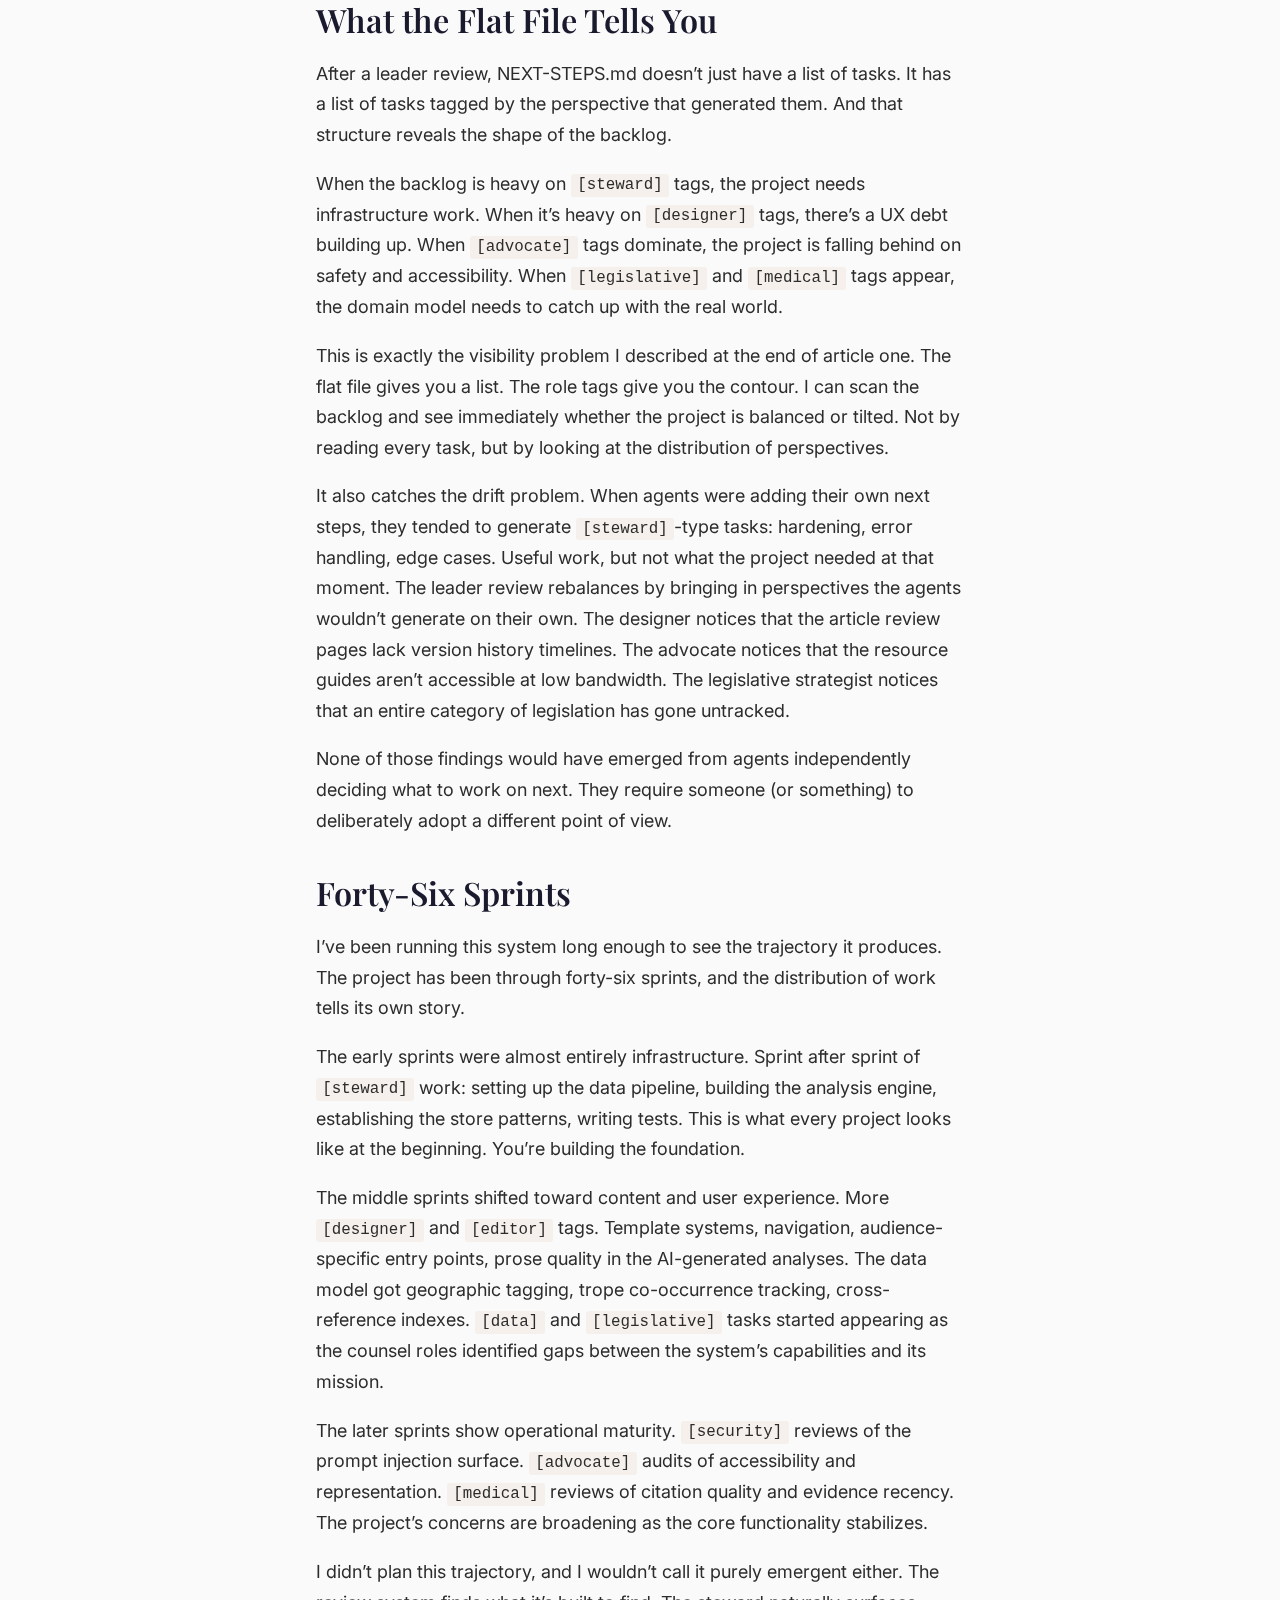
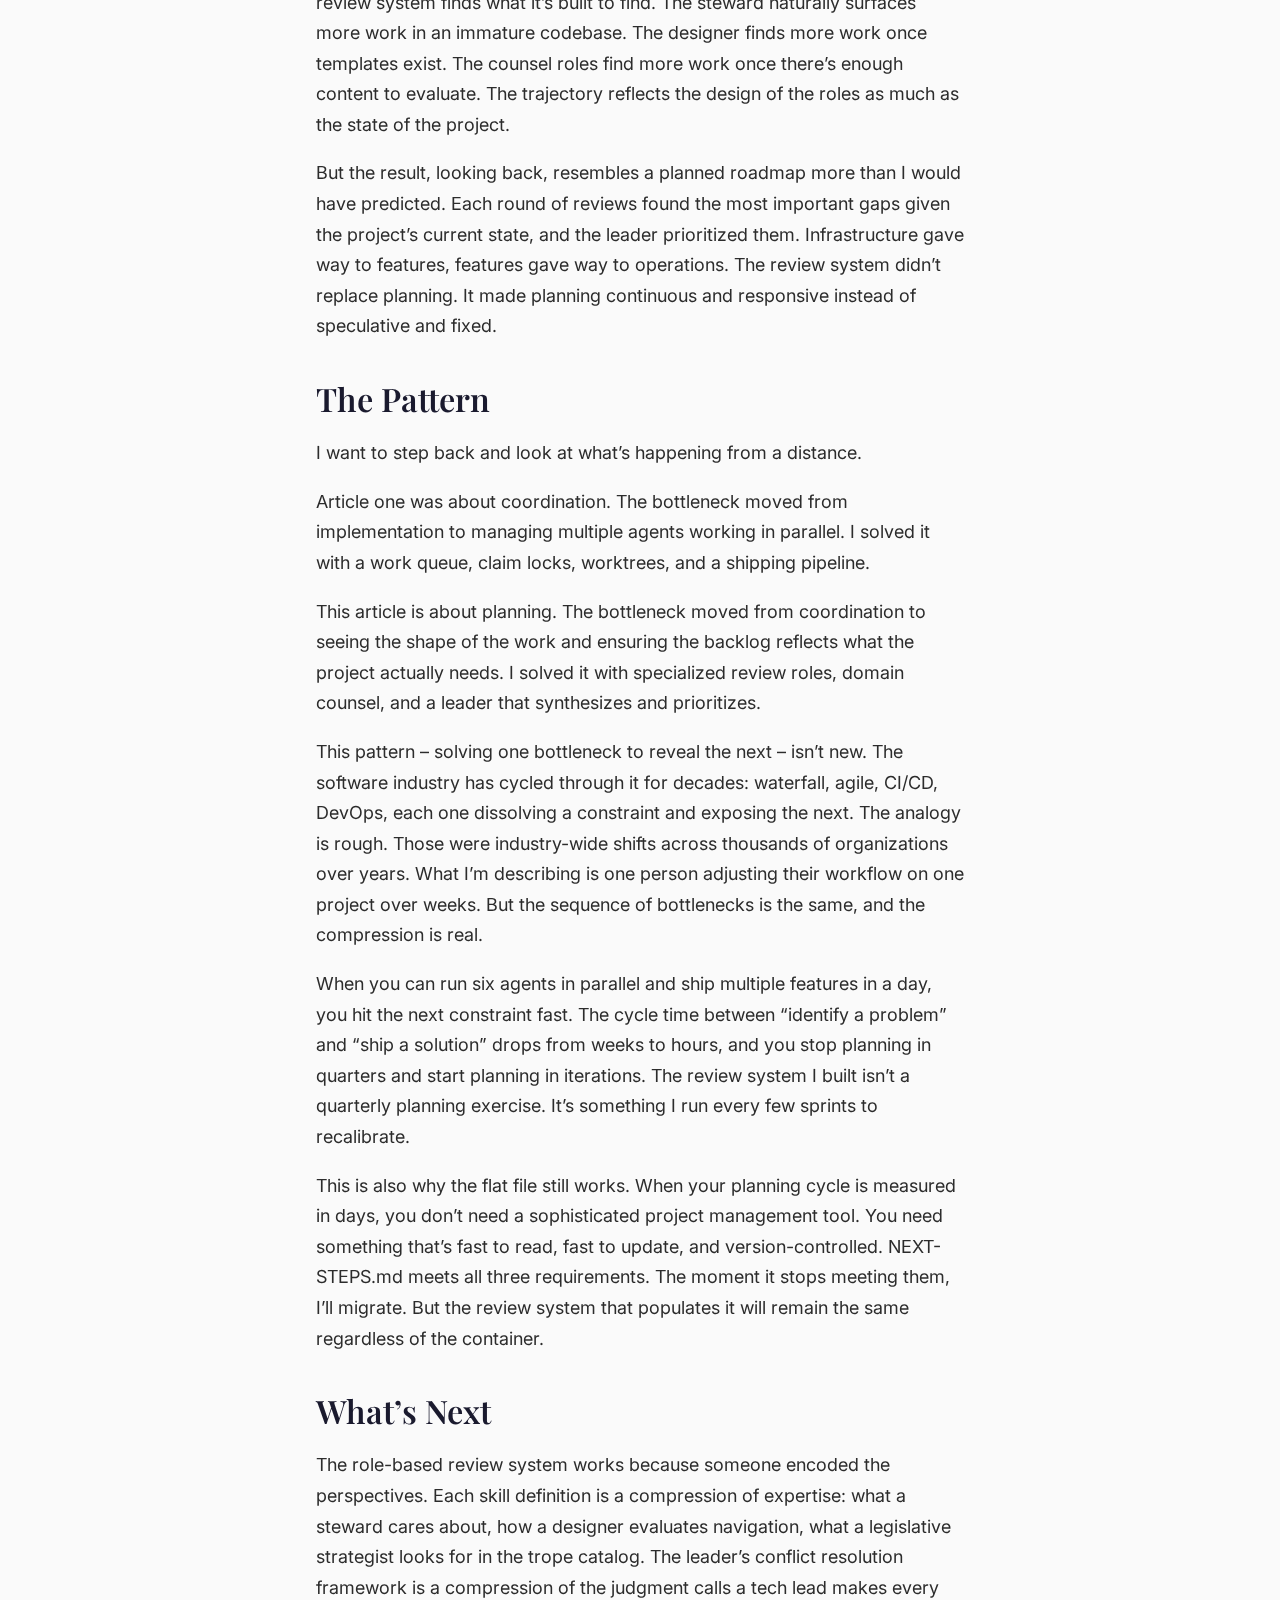
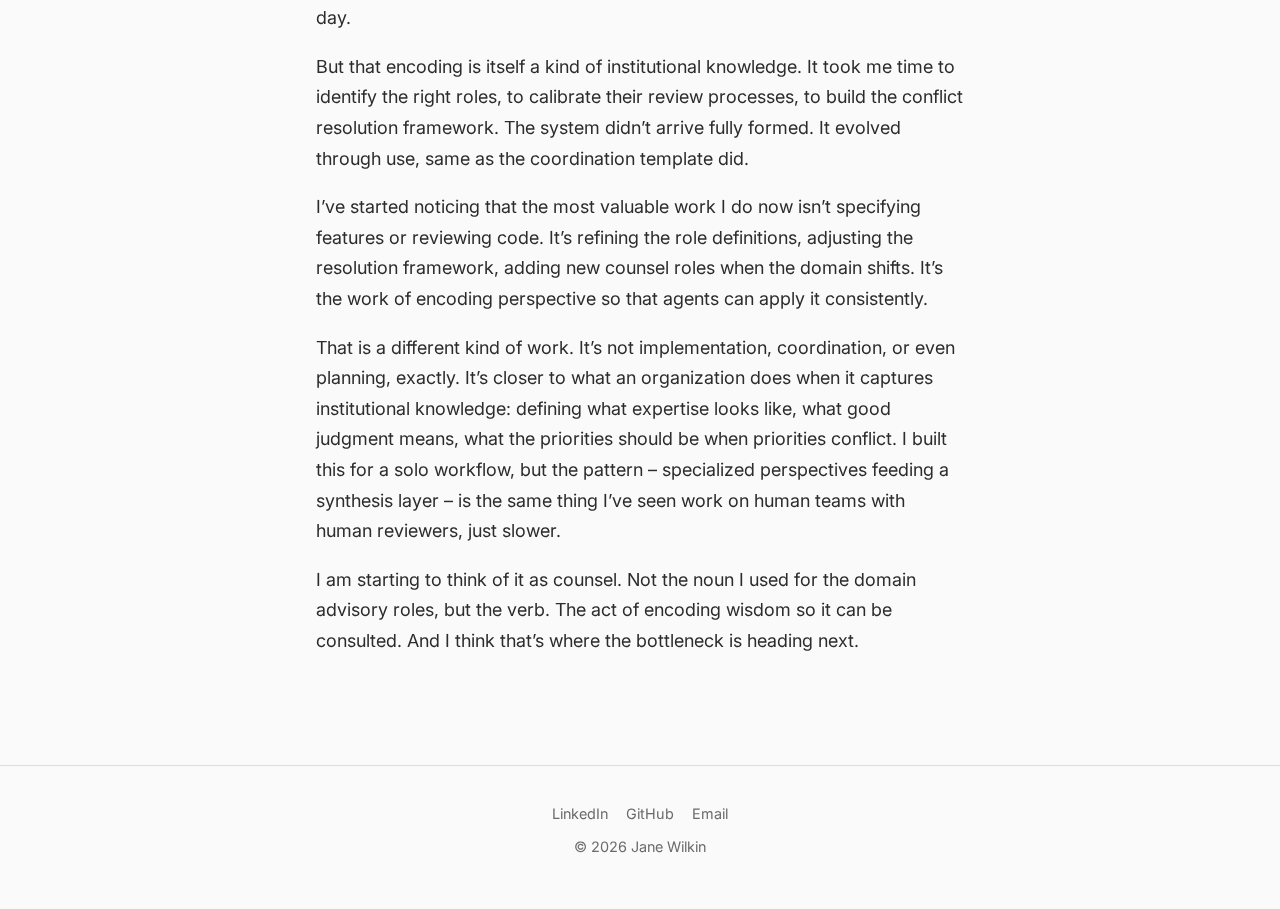
<file: blog/the-bottleneck-moved-again.html>
<!DOCTYPE html>
<html lang="en">
<head>
  <meta charset="UTF-8">
  <meta name="viewport" content="width=device-width, initial-scale=1.0">
  <title>Five Reviewers, Three Advisors, One Leader: How I Taught Claude to Plan - Jane Wilkin</title>
  <meta name="description" content="When AI agents handle coordination, the bottleneck moves to planning. How I built a role-based review system that turns eight different perspectives into a prioritized backlog, and what forty-six sprints taught me about the shape of the work.">
  <link rel="preconnect" href="https://fonts.googleapis.com">
  <link rel="preconnect" href="https://fonts.gstatic.com" crossorigin>
  <link href="https://fonts.googleapis.com/css2?family=Inter:wght@400;500;600&family=Playfair+Display:wght@600;700&display=swap" rel="stylesheet">
  <link rel="stylesheet" href="../css/style.css">
</head>
<body>

  <nav class="site-nav">
    <div class="container container--wide">
      <a href="/" class="site-nav__name">Jane Wilkin</a>
      <ul class="site-nav__links">
        <li><a href="/">Home</a></li>
        <li><a href="/blog/" class="active">Writing</a></li>
        <li><a href="/recommendations/">Recommendations</a></li>
      </ul>
    </div>
  </nav>

  <main>
    <article>
      <div class="article-header">
        <div class="container">
          <a href="/blog/" class="article-header__back">&larr; Back to all articles</a>
          <h1>Five Reviewers, Three Advisors, One Leader: How I Taught Claude to Plan</h1>
          <div class="article-header__meta">
            <time>February 2026</time>
            <span>&middot;</span>
            <span>14 min read</span>
          </div>
        </div>
      </div>

      <div class="article-body">
        <div class="container">
          <p>At the end of my last article, I described a problem I hadn’t solved: the project’s trajectory drifting because agents were adding their own next steps to the backlog. I came back from a break to find three agents had quietly shifted the queue from feature work to error-handling hardening. The coordination was working. The agents weren’t stepping on each other. But they were collectively moving in a direction I hadn’t chosen.</p>

          <p>The bottleneck had moved again. Not from implementation to coordination this time, but from coordination to planning. I could get six agents to work in parallel without conflicts. What I couldn’t do was ensure they were working on the right things.</p>

          <p>I expected the hard problems to be technical: context window limits, merge conflicts, version collisions. Those problems exist, and I built tooling to handle them. But the problem that actually slowed me down was one I recognized from twenty years of leading teams: how do you see the shape of the work? How do you know whether your backlog reflects what the project actually needs, rather than what was easiest to notice?</p>

          <p>I spent the next few weeks building a system to attack that problem.</p>

          <h2>The Flat File</h2>

          <p>The entire backlog for the project lives in a single markdown file called NEXT-STEPS.md. It’s been through forty-six sprints. Every task is a checkbox with a role tag, a description, context for why it matters, the files it touches, and its priority:</p>


<pre><code>- [ ] **[data] Add geographic tagging to ArticleRecord** -- Add optional
  state_or_jurisdiction and geographic_tags fields to ArticleRecord.
  Update analysis prompts to extract state/jurisdiction from article
  content when identifiable.
  - Files: src/trans_disco/models.py, src/trans_disco/analysis/prompts.py
  - Priority: high (blocks geographic analysis and state-level trend mapping)
  - Dependencies: data cascade (Phase 3) for index rebuild
</code></pre>

          <p>The project is <a href="https://github.com/janewilkin/trans-disco" target="_blank" rel="noopener">Trans Discourse</a>, a platform that curates and presents the work of trans scholars, activists, medical professionals, and advocates. It discovers anti-trans media content, analyzes it for logical fallacies and misinformation tropes, and publishes graded analyses on a static website. Every output gives credit to the trans people who have written, spoken, and led the movement. The platform is a curator and presenter, not a source.</p>

          <p>I built this entire workflow on a flat markdown file because the project’s own guiding principle is “don’t optimize early.” A kanban board would be better at scale. A proper issue tracker would give me better filtering and search. But NEXT-STEPS.md hasn’t become the bottleneck yet. It’s thirty thousand tokens long and growing, but Claude can read the whole thing in a single pass. When the flat file stops working, I’ll migrate. Until then, it’s one file, version-controlled, readable by humans and agents alike.</p>

          <p>The problem wasn’t the format. It was what went into it.</p>

          <h2>Five Ways to Read the Same Code</h2>

          <p>When I ran a single <code>/review</code> command, I got a shallow pass over everything. A little bit about test coverage, a little about accessibility, a little about security. The findings were technically correct but not very useful. It’s the same problem you get when you ask one person to review a pull request that touches the data model, the UI, the API, and the deployment config. They’ll catch the obvious things. They’ll miss the things that require deep attention to one dimension.</p>

          <p>So I split the review into five specialized roles, each with its own skill definition, its own review process, and its own task format.</p>

          <p>The <strong>steward</strong> protects long-term codebase health: tests, type safety, architectural boundaries, technical debt. I modeled it on the best tech lead I worked with at TIBCO, someone who would catch schema inconsistencies and migration risks in a code review while the rest of us were focused on feature logic. The steward checks the things that person would have caught.</p>

          <p>The <strong>designer</strong> and <strong>editor</strong> work opposite ends of the same pipeline. The designer evaluates structure: site navigation, template quality, responsive layout, audience-specific entry points. The editor evaluates content: prose voice, terminology (“transgender” as an adjective, never “transgendered”), reading level, citation accuracy. A missing field on the data model means one thing to the designer (a gap in filtering and search) and something entirely different to the editor (context that never reaches the reader).</p>

          <p>The <strong>advocate</strong> protects the communities the project serves, especially the most marginalized. I built this role because technology systems typically leave out disabled people, and I’ve seen enough times that when you design for accessibility, the result usually helps everyone access, process, or understand the content more fully. The advocate audits for identity exposure, screen reader support, low-bandwidth usability, intersectional representation, and harm reduction.</p>

          <p>The <strong>security</strong> reviewer is the most project-specific of the five. Since the project processes untrusted article content through AI analysis pipelines, the threat model centers on prompt injection and content poisoning: can article content manipulate the analysis? Can internal data leak through published outputs?</p>

          <p>Sometimes the five roles found the same gap from different angles. The same missing feature looked like a technical debt item to the steward, a usability gap to the designer, and a safety issue to the advocate. Same gap, different reasons it mattered, different implications for how to implement the fix. That distinction turned out to matter more than any individual finding.</p>

          <h2>The Counsel</h2>

          <p>The five roles I described are all code reviewers. They look at the codebase and evaluate what’s there. But the project also needs domain expertise that isn’t about code quality at all. It’s about whether the project is effective at its mission.</p>

          <p>I added three domain advisory roles that I think of as the counsel. They don’t review code. They review the project’s fitness for purpose.</p>

          <p>The <strong>data analyst</strong> evaluates whether the data model and schemas support the analytical questions the project needs to answer. Can we track trope co-occurrence? Can we map geographic distribution? Are cross-record linkages complete enough for network analysis? The data analyst works within the constraint of the project’s JSON file-based datastore and doesn’t recommend migration. It finds gaps in what the data can tell us.</p>

          <p>The <strong>legislative strategist</strong> evaluates coverage of the US legislative landscape. Which categories of anti-trans legislation are represented in the trope catalog? Do the rebuttals address specific legislative claims? Are the major bill-drafting organizations tracked? This role identifies gaps like: the project covers healthcare bans well but has thin coverage of parental rights legislation and “bounty” enforcement mechanisms.</p>

          <p>The <strong>medical advocate</strong> evaluates the quality of medical evidence presentation. Are citations peer-reviewed? Are claims about HRT safety, surgical outcomes, youth care, and medical consensus supported by current research? Are trans medical professionals represented among the cited voices?</p>

          <p>These three roles are entirely project-specific. Another project would have different counsel roles – a fintech project might need a compliance analyst and a fraud specialist, a healthcare project might need a clinical workflow expert and a HIPAA reviewer. The pattern is general: domain expertise encoded as a skill definition that an AI agent can execute consistently. The specific expertise is determined by what the project needs.</p>

          <p>What makes the counsel different from the code reviews is the altitude. The steward asks “is this code healthy?” The data analyst asks “can this system answer the questions it needs to answer?”</p>

          <h2>The Leader</h2>

          <p>Having eight roles generating findings is useful. Having eight roles generating findings with no synthesis is chaos.</p>

          <p>The leader skill orchestrates everything. When I run <code>/leader review</code>, it dispatches all five code review roles in parallel, collects their findings, and then does the hard part: deduplication, conflict resolution, and prioritization. A full review takes five to ten minutes. On the Claude Max plan, it barely registers on the usage meter. I stopped tracking the cost after upgrading to the 20x tier because I haven’t been able to hit that ceiling yet.</p>

          <p>Deduplication is where the value compounds. A missing geographic field on the article data model showed up in four separate reviews: the steward flagged it as a schema gap, the designer wanted it for map-based navigation, the data analyst needed it for trend analysis, and the legislative strategist needed it for state-level bill tracking. Four findings, one implementation, four different rationales that matter when you sit down to build it. The leader merges them into a single task, preserving all four.</p>

          <p>Conflict resolution requires judgment. What happens when the steward says “keep templates minimal for maintainability” and the designer says “add rich navigation for usability”? Or when the editor says “keep prose clean and flowing” and the advocate says “add content warnings before graphic material”?</p>

          <p>I encoded a resolution framework:</p>

          <ul>
          <li>Safety always wins. When the advocate identifies a harm reduction concern, it overrides aesthetic or simplicity preferences.</li>
          <li>Values alignment wins. Tasks that support the project’s guiding principle (attribution, representation, centering trans voices) rank higher than pure technical improvements.</li>
          <li>User impact breaks ties. When two tasks are otherwise equal, prefer the one that affects the end user.</li>
          <li>Ask the human when genuinely ambiguous.</li>
          </ul>

          <p>The full review, <code>/leader review --full</code>, adds the three counsel roles. This creates a second layer of synthesis where code-level findings and domain-level findings converge. The geographic field is a good example: code review saw a schema gap and a navigation gap, domain review saw analytical and strategic needs, and the leader recognized all of these as one task.</p>

          <p>After synthesis, the leader presents a prioritized task list organized by urgency:</p>

          <ul>
          <li><strong>High priority</strong>: Safety issues, broken functionality, values violations, work that blocks other tasks.</li>
          <li><strong>Medium priority</strong>: UX improvements, quality gaps, representation expansion, technical debt.</li>
          <li><strong>Low priority</strong>: Polish, optimization, future considerations.</li>
          </ul>

          <p>Every task carries its role tag, so I can see not just what needs doing but which perspective identified it. And the leader waits for my approval before writing anything to NEXT-STEPS.md.</p>

          <p>This is what a tech lead does. Reading multiple inputs, understanding the tradeoffs, making judgment calls about priority, presenting a coherent plan. I encoded that judgment into a skill definition. Not perfectly. The resolution framework is a set of heuristics, not an algorithm. But it’s consistent, it’s fast, and it surfaces conflicts I would have missed doing one review at a time.</p>

          <h2>What the Flat File Tells You</h2>

          <p>After a leader review, NEXT-STEPS.md doesn’t just have a list of tasks. It has a list of tasks tagged by the perspective that generated them. And that structure reveals the shape of the backlog.</p>

          <p>When the backlog is heavy on <code>[steward]</code> tags, the project needs infrastructure work. When it’s heavy on <code>[designer]</code> tags, there’s a UX debt building up. When <code>[advocate]</code> tags dominate, the project is falling behind on safety and accessibility. When <code>[legislative]</code> and <code>[medical]</code> tags appear, the domain model needs to catch up with the real world.</p>

          <p>This is exactly the visibility problem I described at the end of article one. The flat file gives you a list. The role tags give you the contour. I can scan the backlog and see immediately whether the project is balanced or tilted. Not by reading every task, but by looking at the distribution of perspectives.</p>

          <p>It also catches the drift problem. When agents were adding their own next steps, they tended to generate <code>[steward]</code>-type tasks: hardening, error handling, edge cases. Useful work, but not what the project needed at that moment. The leader review rebalances by bringing in perspectives the agents wouldn’t generate on their own. The designer notices that the article review pages lack version history timelines. The advocate notices that the resource guides aren’t accessible at low bandwidth. The legislative strategist notices that an entire category of legislation has gone untracked.</p>

          <p>None of those findings would have emerged from agents independently deciding what to work on next. They require someone (or something) to deliberately adopt a different point of view.</p>

          <h2>Forty-Six Sprints</h2>

          <p>I’ve been running this system long enough to see the trajectory it produces. The project has been through forty-six sprints, and the distribution of work tells its own story.</p>

          <p>The early sprints were almost entirely infrastructure. Sprint after sprint of <code>[steward]</code> work: setting up the data pipeline, building the analysis engine, establishing the store patterns, writing tests. This is what every project looks like at the beginning. You’re building the foundation.</p>

          <p>The middle sprints shifted toward content and user experience. More <code>[designer]</code> and <code>[editor]</code> tags. Template systems, navigation, audience-specific entry points, prose quality in the AI-generated analyses. The data model got geographic tagging, trope co-occurrence tracking, cross-reference indexes. <code>[data]</code> and <code>[legislative]</code> tasks started appearing as the counsel roles identified gaps between the system’s capabilities and its mission.</p>

          <p>The later sprints show operational maturity. <code>[security]</code> reviews of the prompt injection surface. <code>[advocate]</code> audits of accessibility and representation. <code>[medical]</code> reviews of citation quality and evidence recency. The project’s concerns are broadening as the core functionality stabilizes.</p>

          <p>I didn’t plan this trajectory, and I wouldn’t call it purely emergent either. The review system finds what it’s built to find. The steward naturally surfaces more work in an immature codebase. The designer finds more work once templates exist. The counsel roles find more work once there’s enough content to evaluate. The trajectory reflects the design of the roles as much as the state of the project.</p>

          <p>But the result, looking back, resembles a planned roadmap more than I would have predicted. Each round of reviews found the most important gaps given the project’s current state, and the leader prioritized them. Infrastructure gave way to features, features gave way to operations. The review system didn’t replace planning. It made planning continuous and responsive instead of speculative and fixed.</p>

          <h2>The Pattern</h2>

          <p>I want to step back and look at what’s happening from a distance.</p>

          <p>Article one was about coordination. The bottleneck moved from implementation to managing multiple agents working in parallel. I solved it with a work queue, claim locks, worktrees, and a shipping pipeline.</p>

          <p>This article is about planning. The bottleneck moved from coordination to seeing the shape of the work and ensuring the backlog reflects what the project actually needs. I solved it with specialized review roles, domain counsel, and a leader that synthesizes and prioritizes.</p>

          <p>This pattern – solving one bottleneck to reveal the next – isn’t new. The software industry has cycled through it for decades: waterfall, agile, CI/CD, DevOps, each one dissolving a constraint and exposing the next. The analogy is rough. Those were industry-wide shifts across thousands of organizations over years. What I’m describing is one person adjusting their workflow on one project over weeks. But the sequence of bottlenecks is the same, and the compression is real.</p>

          <p>When you can run six agents in parallel and ship multiple features in a day, you hit the next constraint fast. The cycle time between “identify a problem” and “ship a solution” drops from weeks to hours, and you stop planning in quarters and start planning in iterations. The review system I built isn’t a quarterly planning exercise. It’s something I run every few sprints to recalibrate.</p>

          <p>This is also why the flat file still works. When your planning cycle is measured in days, you don’t need a sophisticated project management tool. You need something that’s fast to read, fast to update, and version-controlled. NEXT-STEPS.md meets all three requirements. The moment it stops meeting them, I’ll migrate. But the review system that populates it will remain the same regardless of the container.</p>

          <h2>What’s Next</h2>

          <p>The role-based review system works because someone encoded the perspectives. Each skill definition is a compression of expertise: what a steward cares about, how a designer evaluates navigation, what a legislative strategist looks for in the trope catalog. The leader’s conflict resolution framework is a compression of the judgment calls a tech lead makes every day.</p>

          <p>But that encoding is itself a kind of institutional knowledge. It took me time to identify the right roles, to calibrate their review processes, to build the conflict resolution framework. The system didn’t arrive fully formed. It evolved through use, same as the coordination template did.</p>

          <p>I’ve started noticing that the most valuable work I do now isn’t specifying features or reviewing code. It’s refining the role definitions, adjusting the resolution framework, adding new counsel roles when the domain shifts. It’s the work of encoding perspective so that agents can apply it consistently.</p>

          <p>That is a different kind of work. It’s not implementation, coordination, or even planning, exactly. It’s closer to what an organization does when it captures institutional knowledge: defining what expertise looks like, what good judgment means, what the priorities should be when priorities conflict. I built this for a solo workflow, but the pattern – specialized perspectives feeding a synthesis layer – is the same thing I’ve seen work on human teams with human reviewers, just slower.</p>

          <p>I am starting to think of it as counsel. Not the noun I used for the domain advisory roles, but the verb. The act of encoding wisdom so it can be consulted. And I think that’s where the bottleneck is heading next.</p>
        </div>
      </div>
    </article>
  </main>

  <footer class="site-footer">
    <div class="container">
      <div class="site-footer__links">
        <a href="https://www.linkedin.com/in/janewilkin/" target="_blank" rel="noopener">LinkedIn</a>
        <a href="https://github.com/janewilkin" target="_blank" rel="noopener">GitHub</a>
        <a href="mailto:jane@janewilkin.dev">Email</a>
      </div>
      <p>&copy; 2026 Jane Wilkin</p>
    </div>
  </footer>

</body>
</html>
</file>
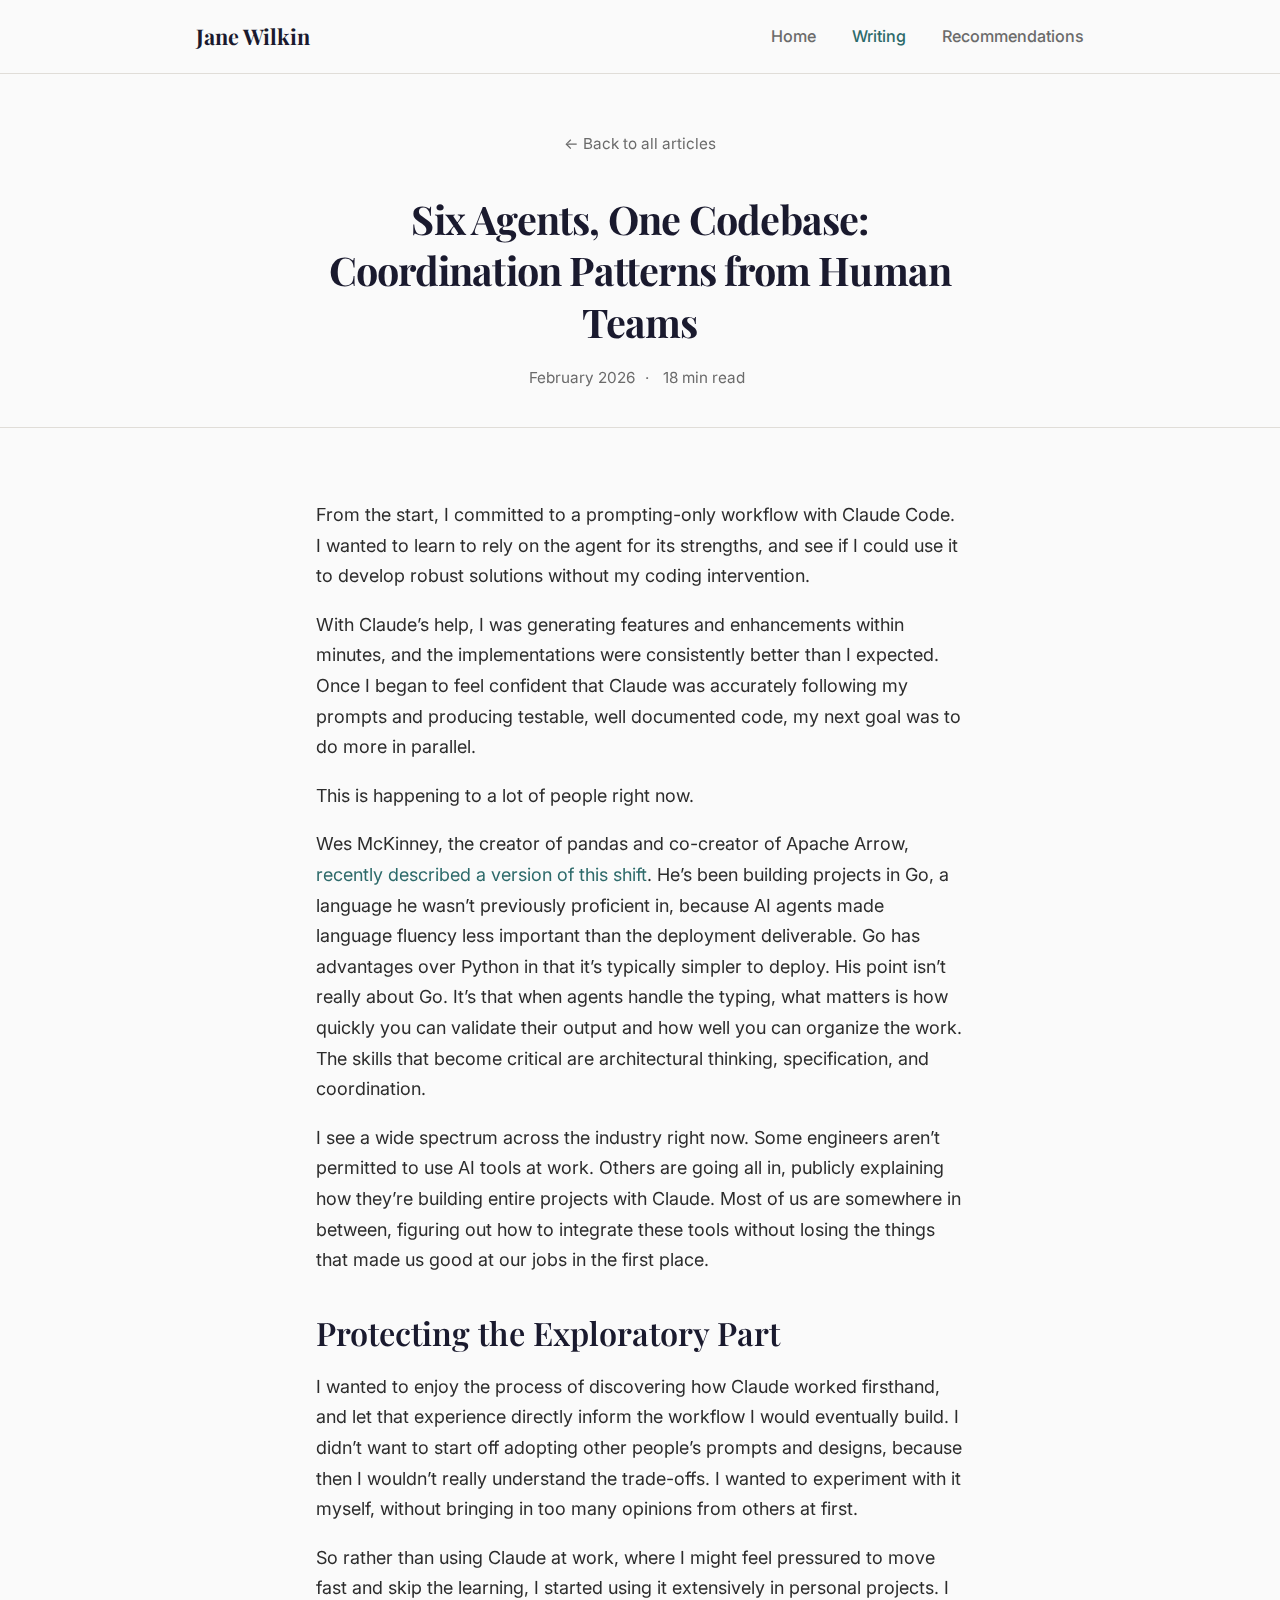
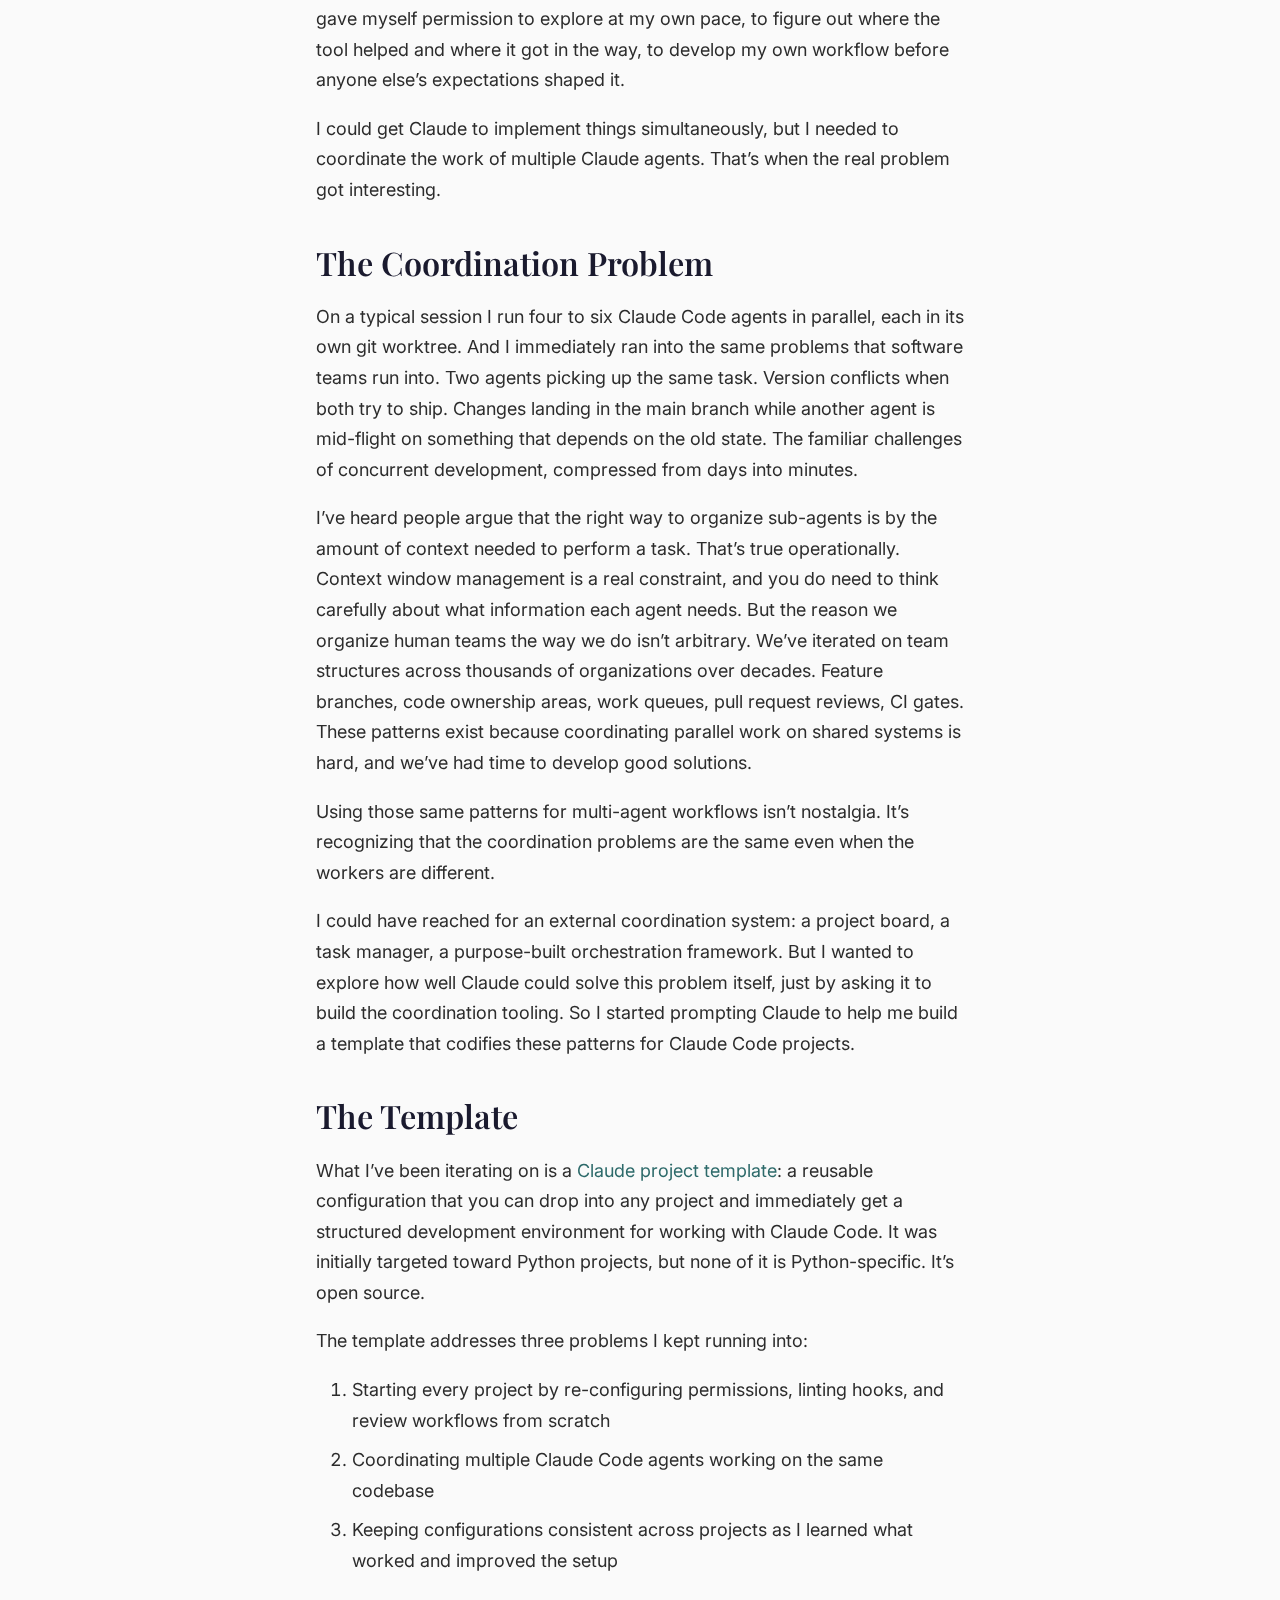
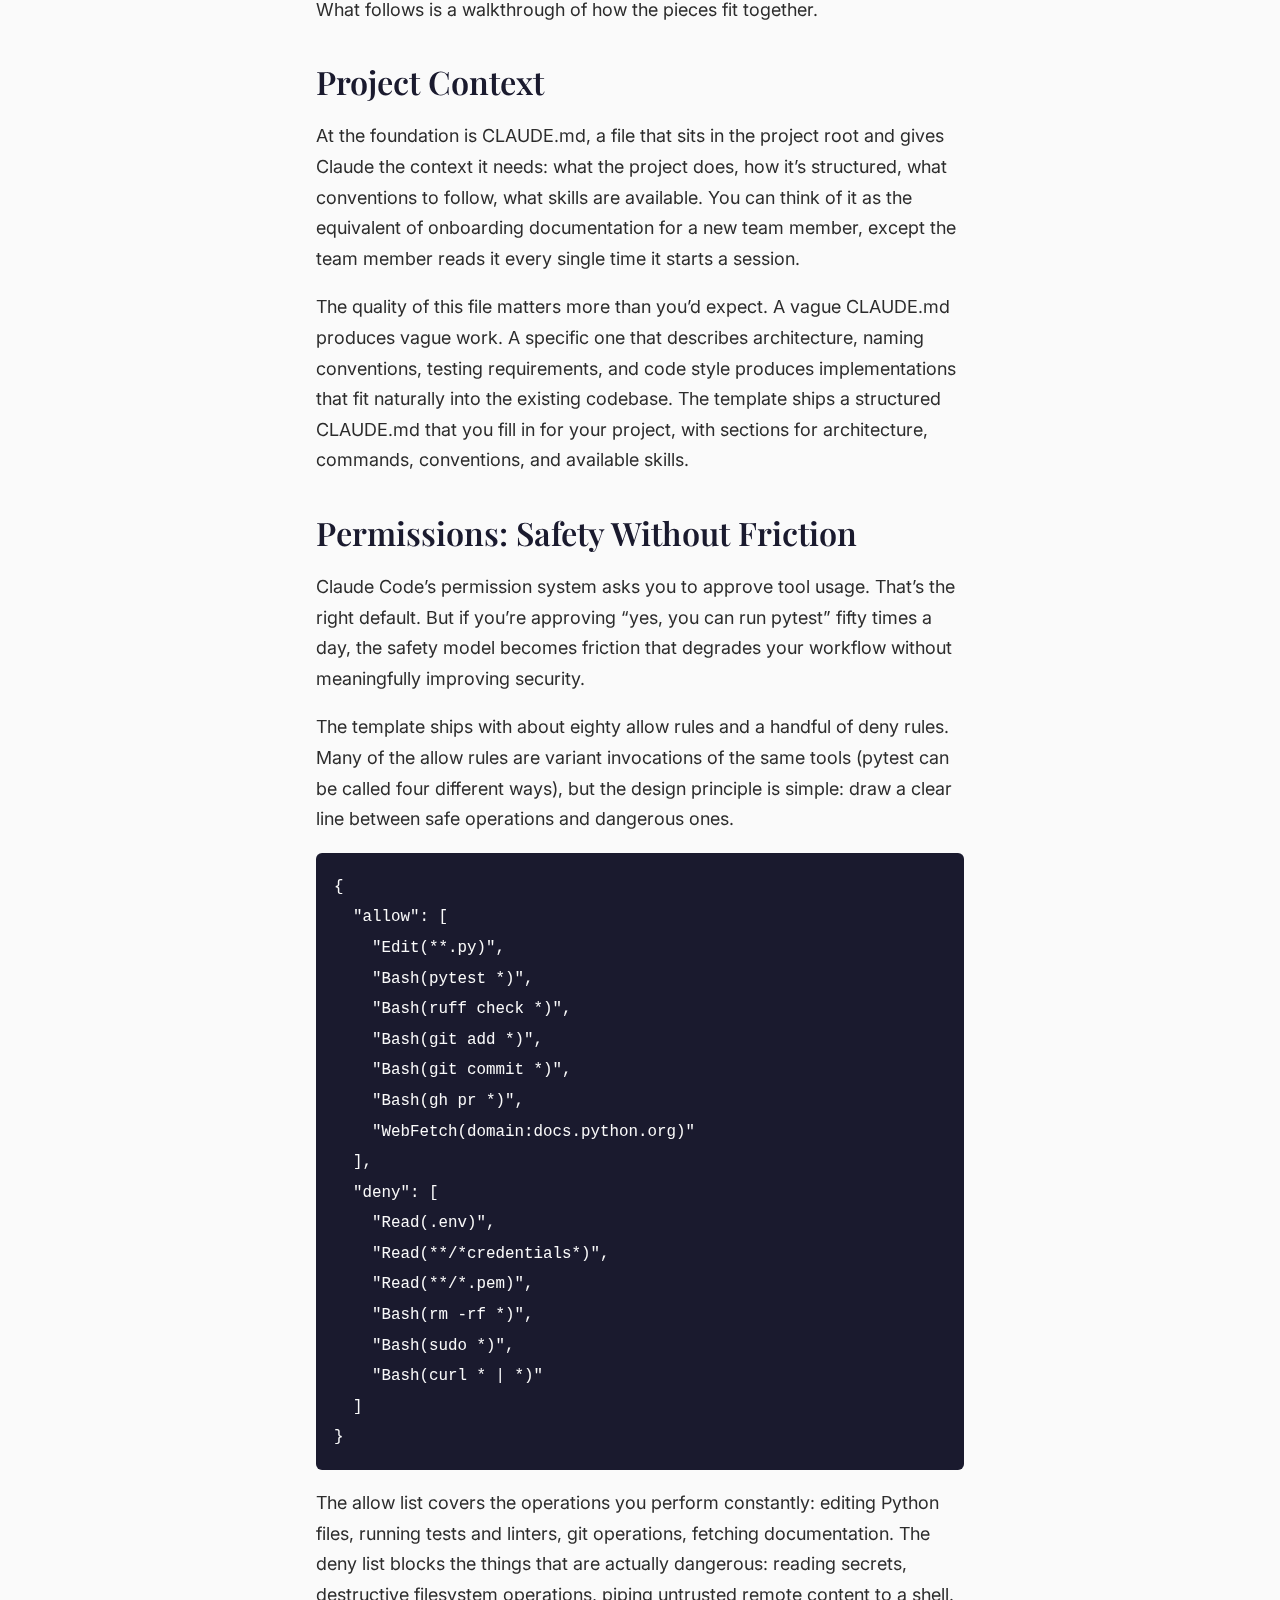
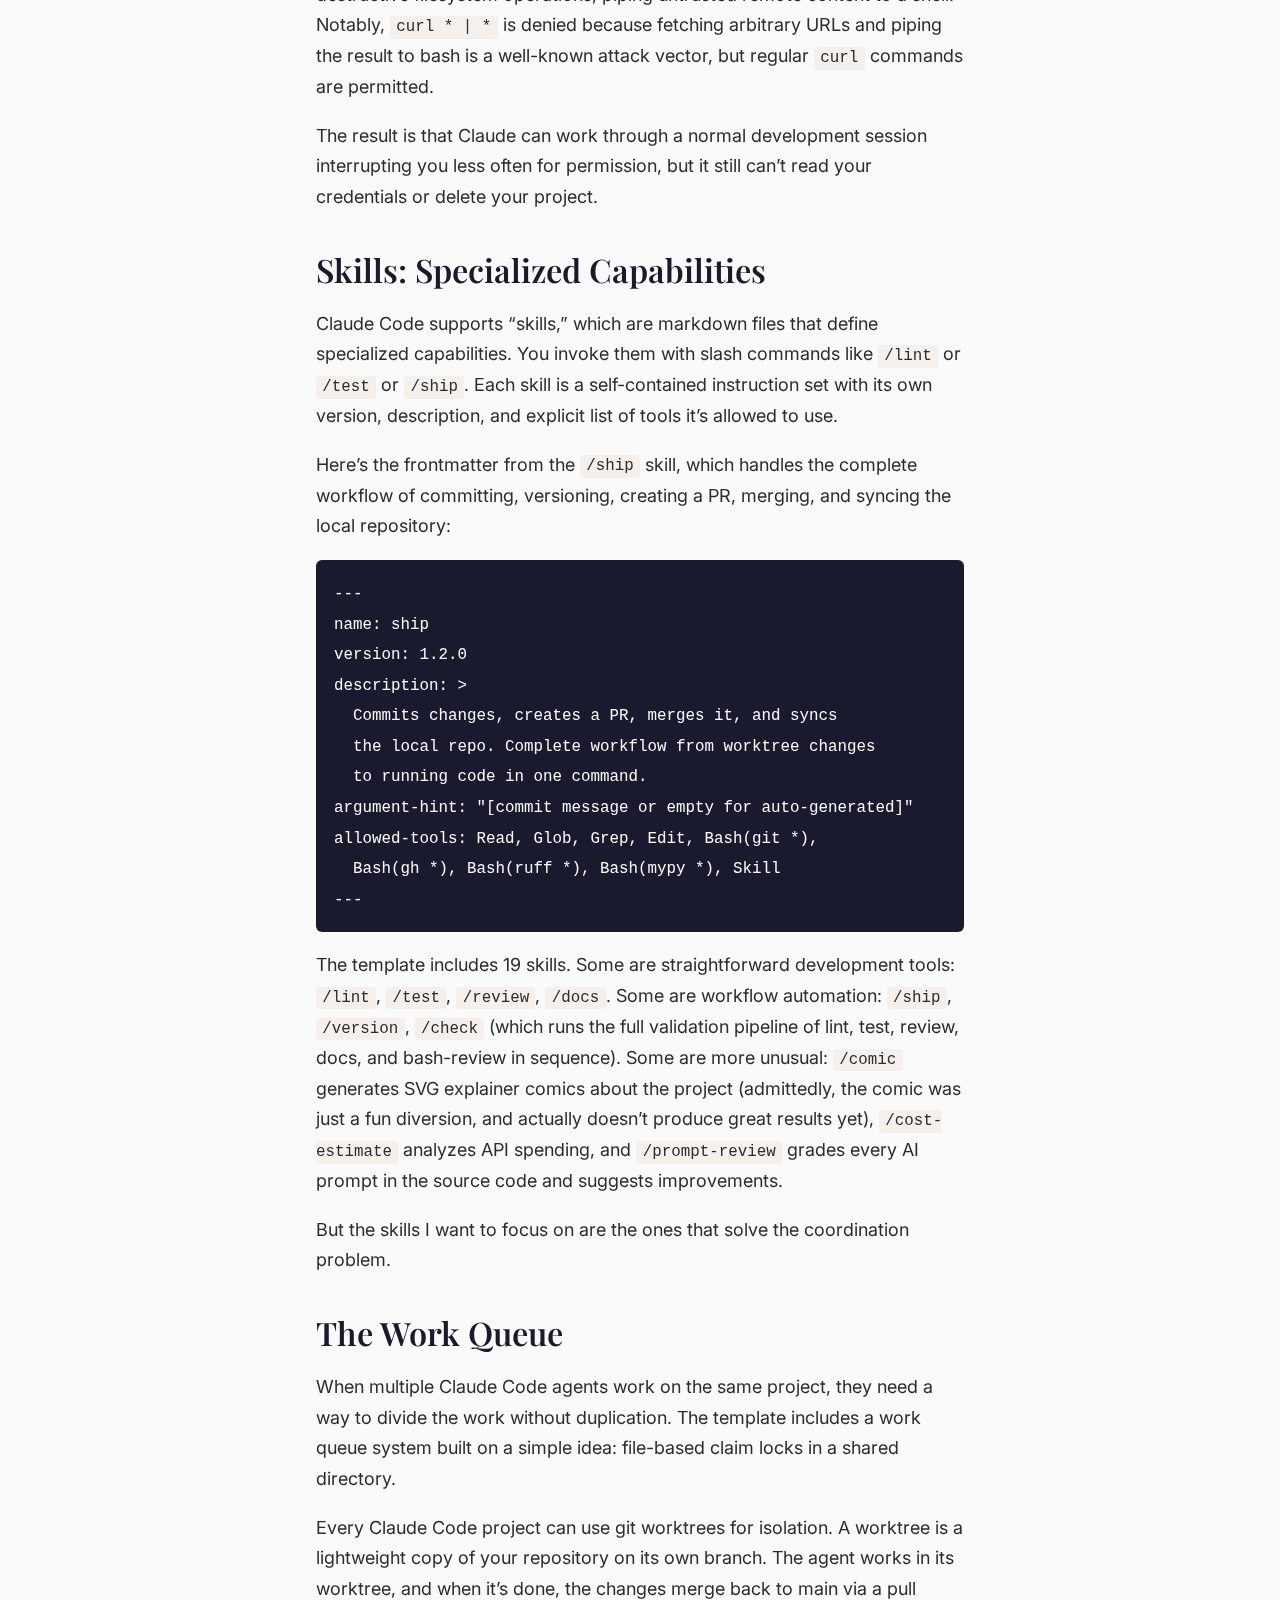
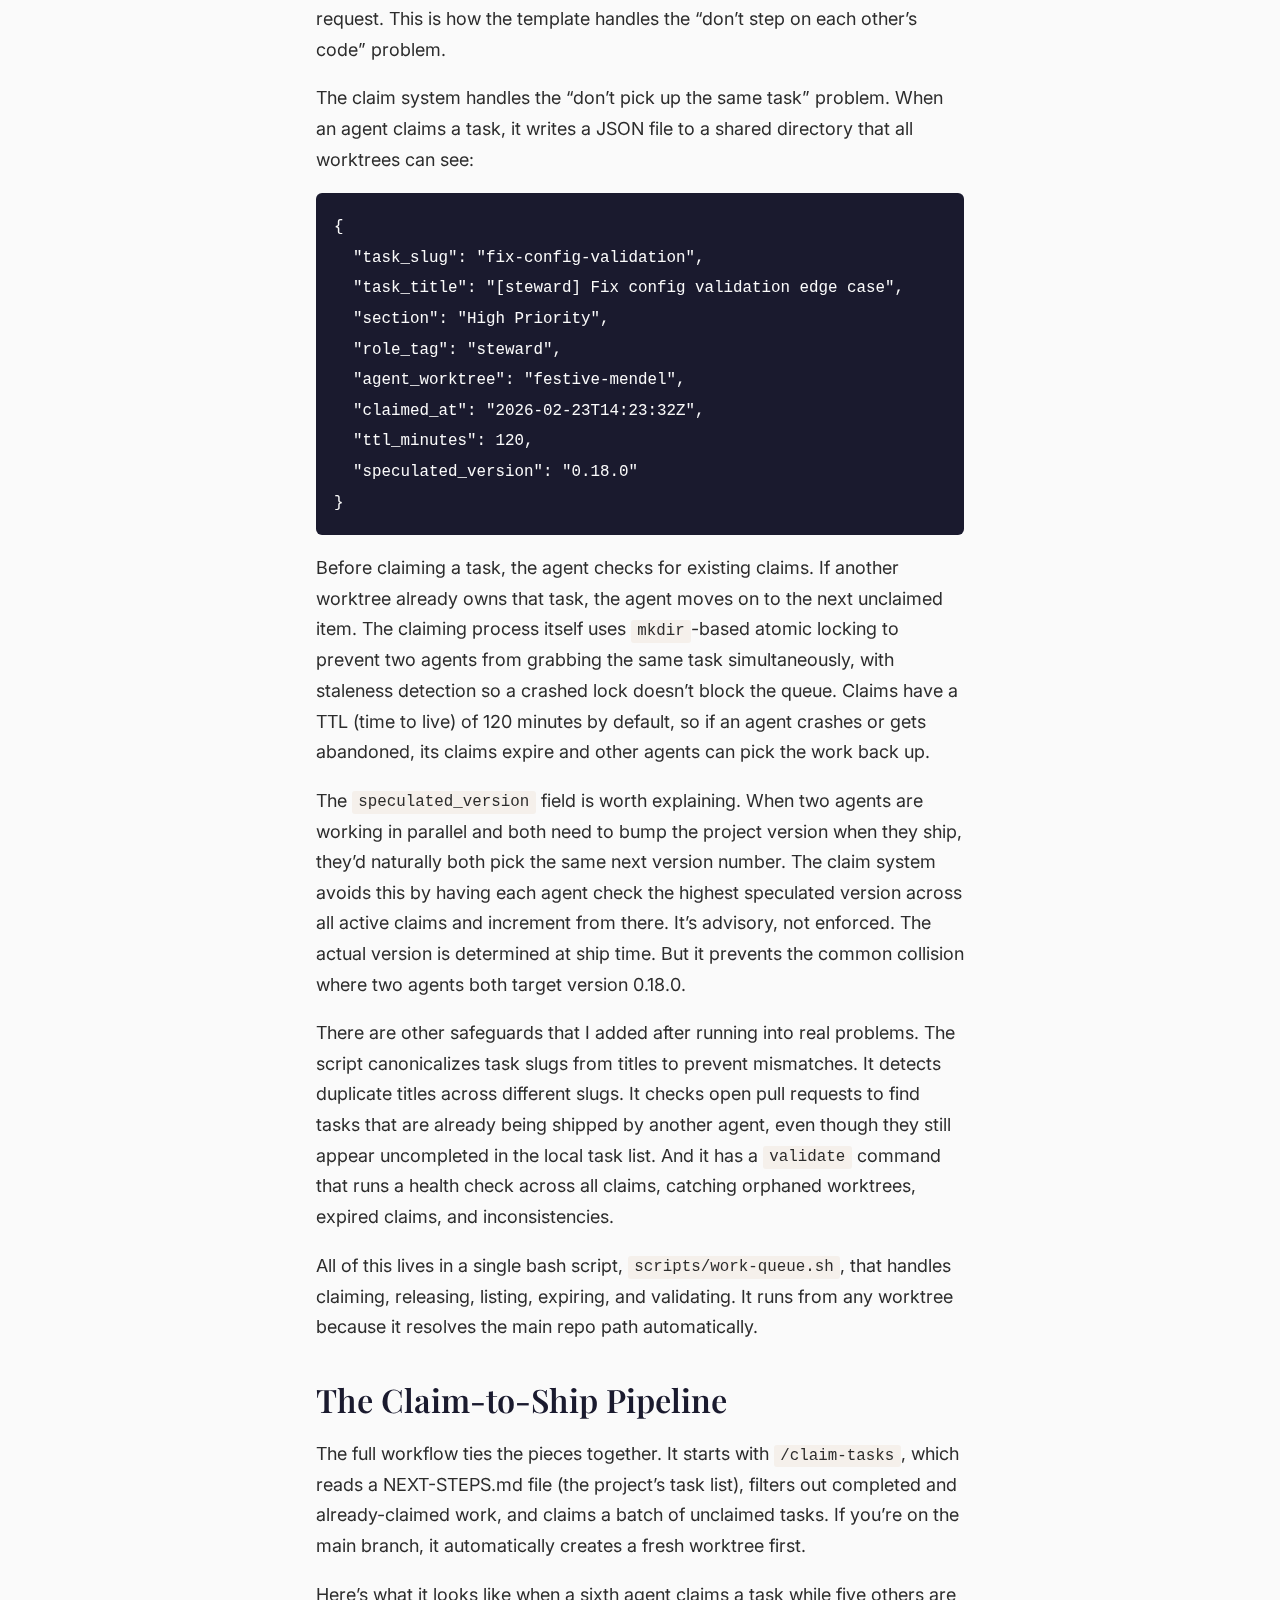
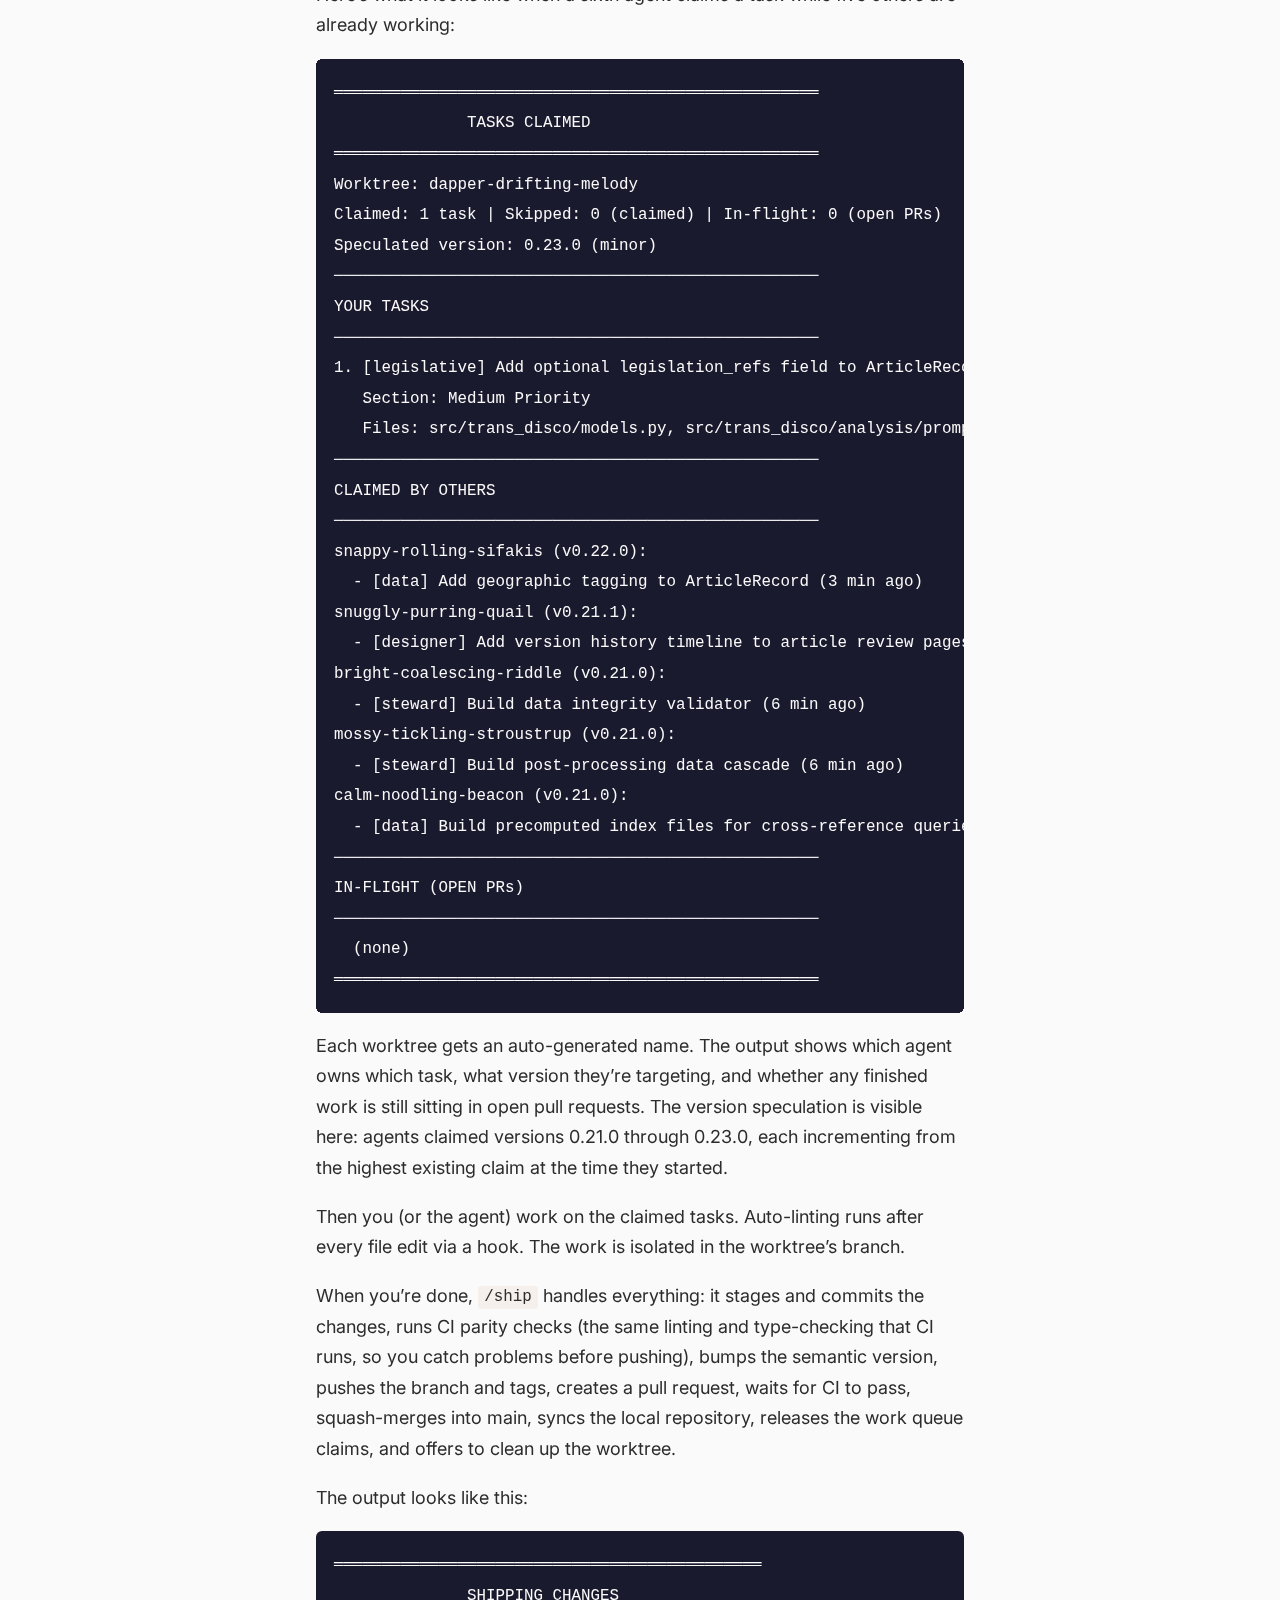
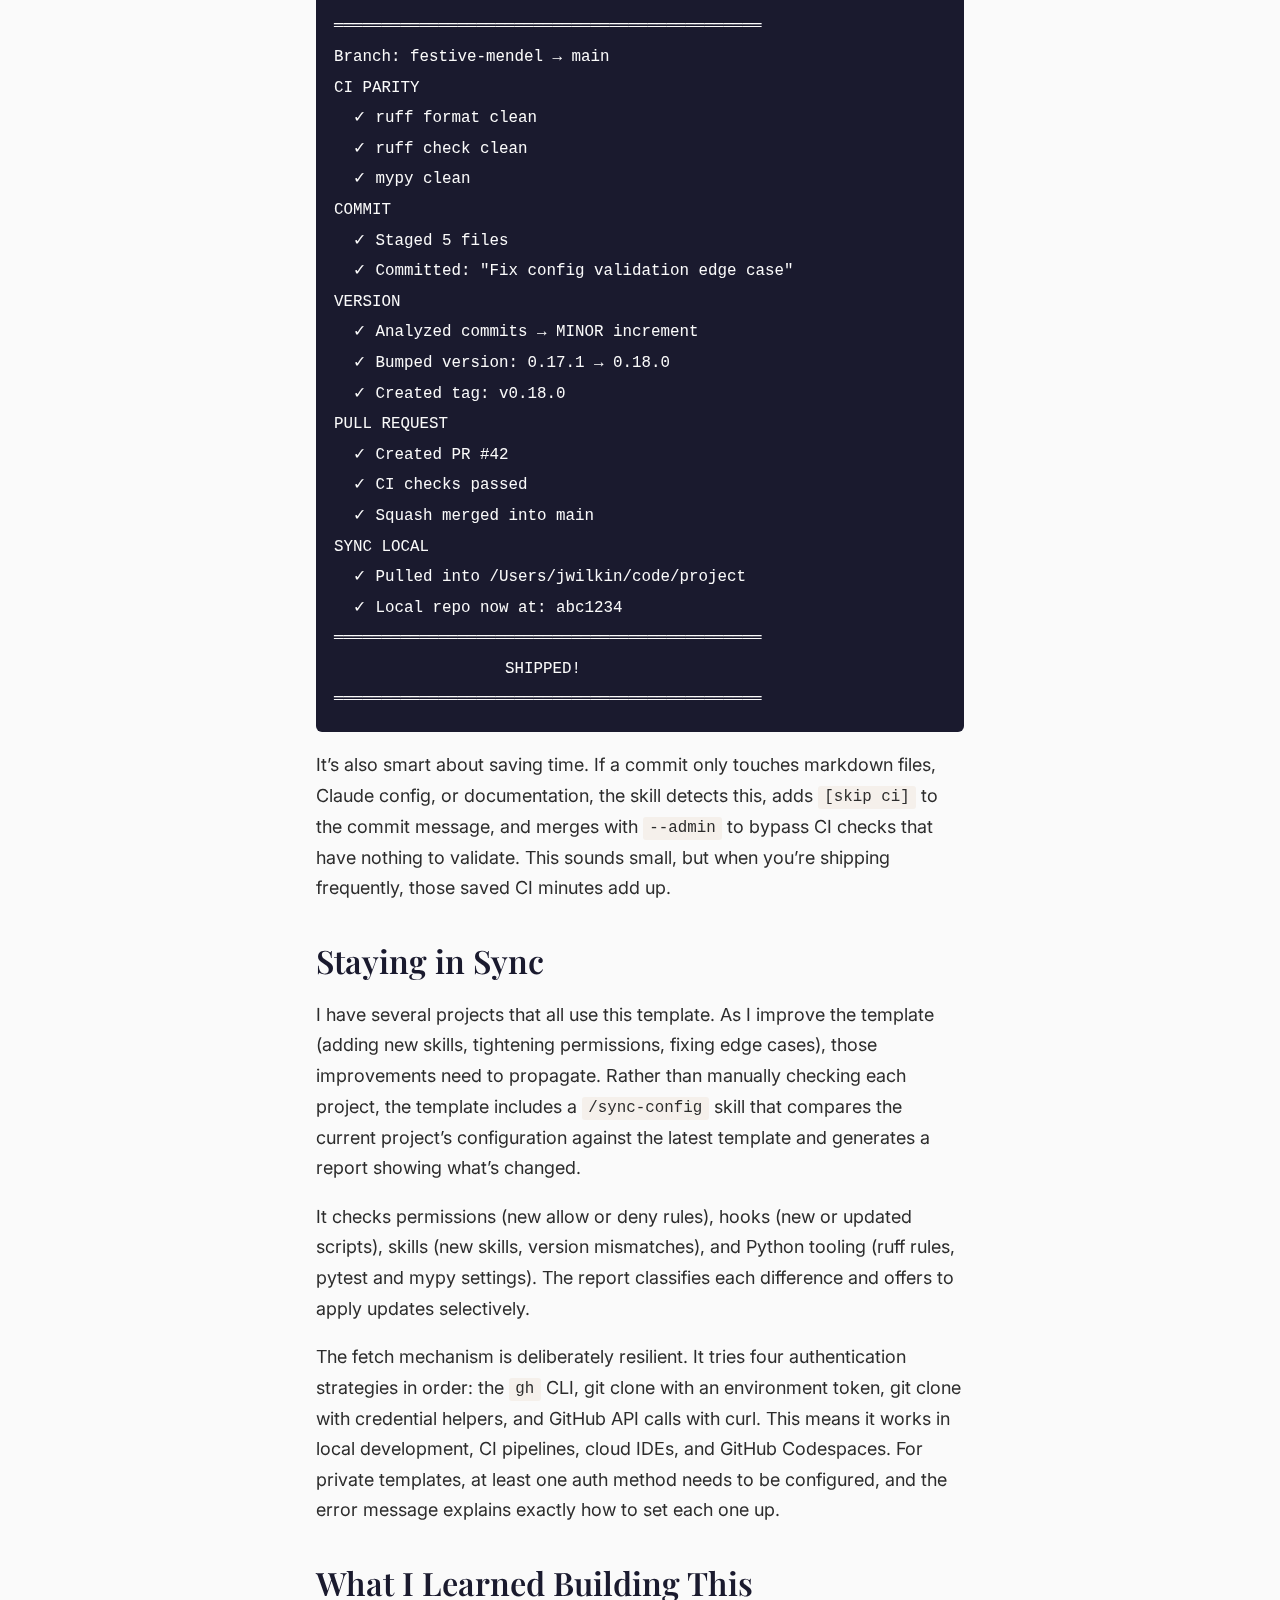
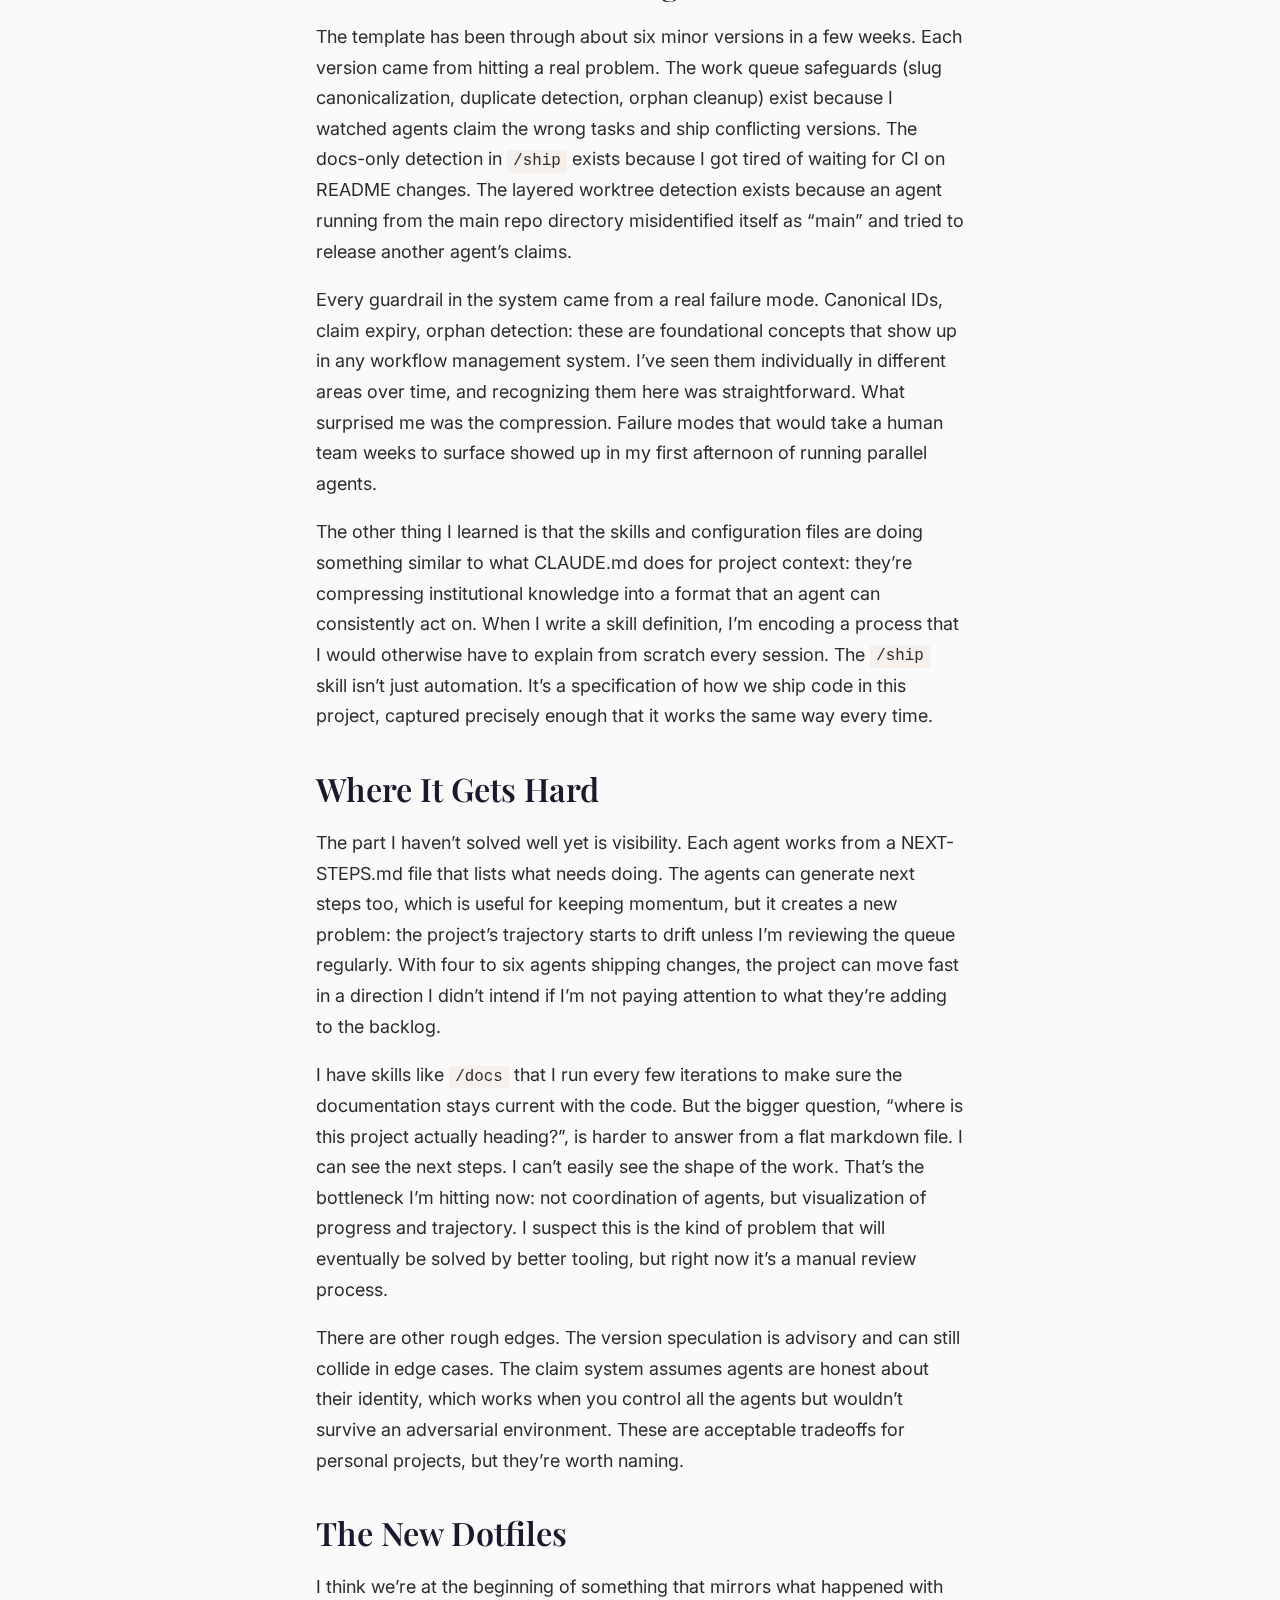
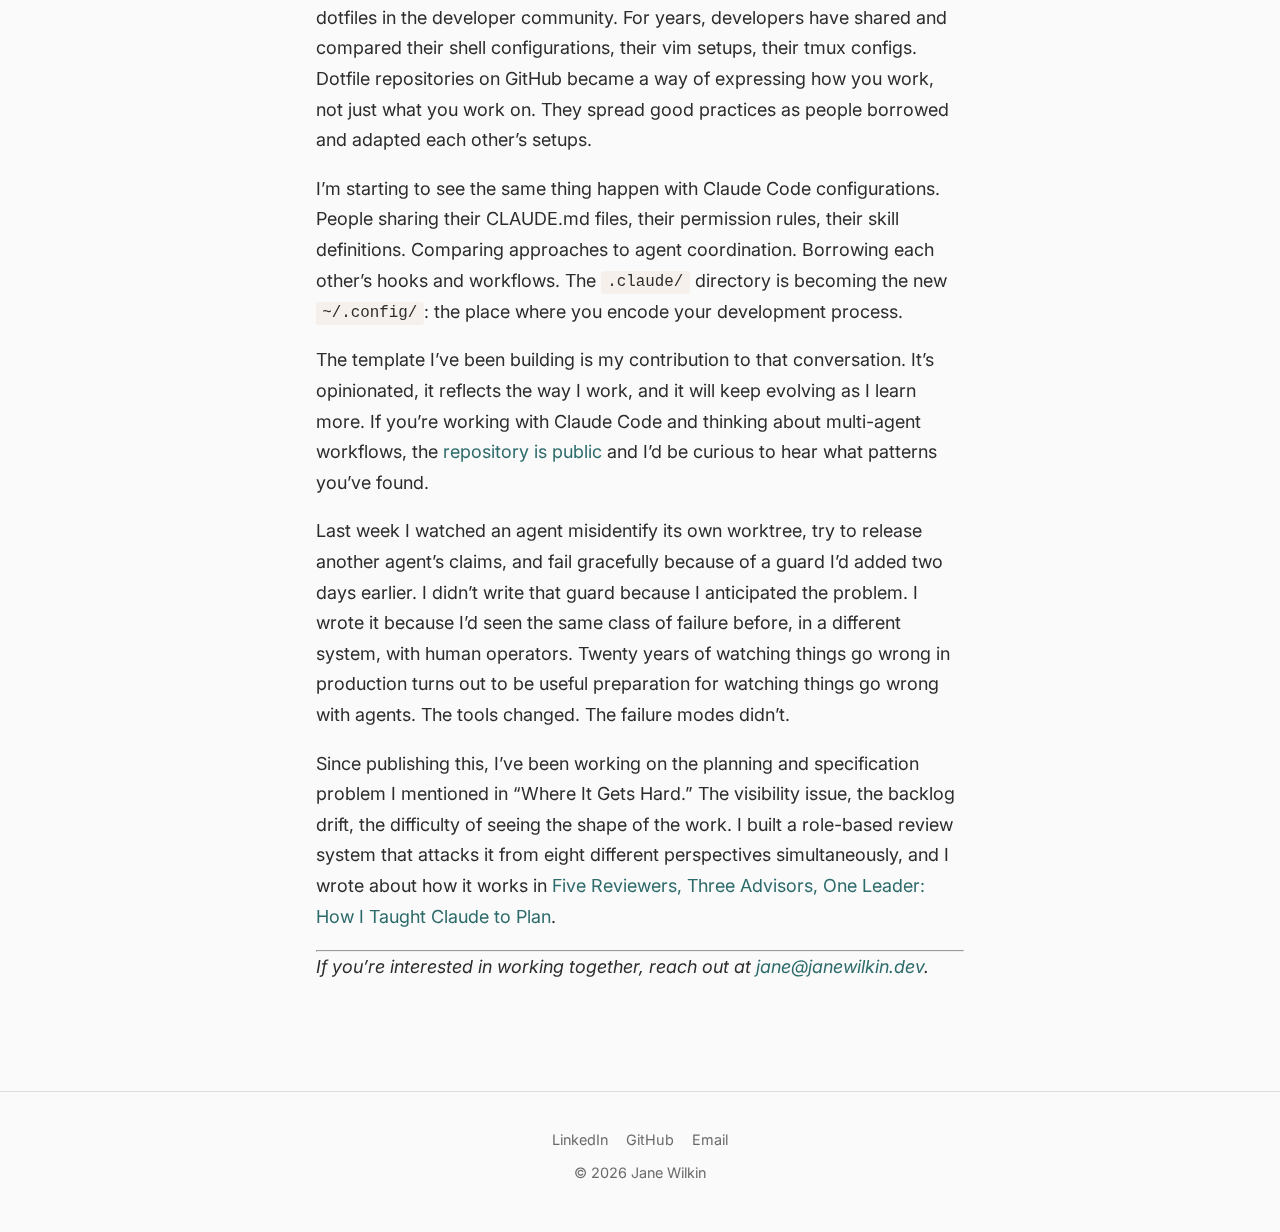
<file: blog/the-bottleneck-moved.html>
<!DOCTYPE html>
<html lang="en">
<head>
  <meta charset="UTF-8">
  <meta name="viewport" content="width=device-width, initial-scale=1.0">
  <title>Six Agents, One Codebase: Coordination Patterns from Human Teams - Jane Wilkin</title>
  <meta name="description" content="When Claude Code handles implementation, the bottleneck moves to coordination. How I built a sharable template for managing multiple AI agents, drawing on patterns from human software teams.">
  <link rel="preconnect" href="https://fonts.googleapis.com">
  <link rel="preconnect" href="https://fonts.gstatic.com" crossorigin>
  <link href="https://fonts.googleapis.com/css2?family=Inter:wght@400;500;600&family=Playfair+Display:wght@600;700&display=swap" rel="stylesheet">
  <link rel="stylesheet" href="../css/style.css">
</head>
<body>

  <nav class="site-nav">
    <div class="container container--wide">
      <a href="/" class="site-nav__name">Jane Wilkin</a>
      <ul class="site-nav__links">
        <li><a href="/">Home</a></li>
        <li><a href="/blog/" class="active">Writing</a></li>
        <li><a href="/recommendations/">Recommendations</a></li>
      </ul>
    </div>
  </nav>

  <main>
    <article>
      <div class="article-header">
        <div class="container">
          <a href="/blog/" class="article-header__back">&larr; Back to all articles</a>
          <h1>Six Agents, One Codebase: Coordination Patterns from Human Teams</h1>
          <div class="article-header__meta">
            <time>February 2026</time>
            <span>&middot;</span>
            <span>18 min read</span>
          </div>
        </div>
      </div>

      <div class="article-body">
        <div class="container">
          <p>From the start, I committed to a prompting-only workflow with Claude Code. I wanted to learn to rely on the agent for its strengths, and see if I could use it to develop robust solutions without my coding intervention.</p>

          <p>With Claude’s help, I was generating features and enhancements within minutes, and the implementations were consistently better than I expected. Once I began to feel confident that Claude was accurately following my prompts and producing testable, well documented code, my next goal was to do more in parallel.</p>

          <p>This is happening to a lot of people right now.</p>

          <p>Wes McKinney, the creator of pandas and co-creator of Apache Arrow, <a href="https://wesmckinney.com/blog/mythical-agent-month/" target="_blank" rel="noopener">recently described a version of this shift</a>. He’s been building projects in Go, a language he wasn’t previously proficient in, because AI agents made language fluency less important than the deployment deliverable. Go has advantages over Python in that it’s typically simpler to deploy. His point isn’t really about Go. It’s that when agents handle the typing, what matters is how quickly you can validate their output and how well you can organize the work. The skills that become critical are architectural thinking, specification, and coordination.</p>

          <p>I see a wide spectrum across the industry right now. Some engineers aren’t permitted to use AI tools at work. Others are going all in, publicly explaining how they’re building entire projects with Claude. Most of us are somewhere in between, figuring out how to integrate these tools without losing the things that made us good at our jobs in the first place.</p>

          <h2>Protecting the Exploratory Part</h2>

          <p>I wanted to enjoy the process of discovering how Claude worked firsthand, and let that experience directly inform the workflow I would eventually build. I didn’t want to start off adopting other people’s prompts and designs, because then I wouldn’t really understand the trade-offs. I wanted to experiment with it myself, without bringing in too many opinions from others at first.</p>

          <p>So rather than using Claude at work, where I might feel pressured to move fast and skip the learning, I started using it extensively in personal projects. I gave myself permission to explore at my own pace, to figure out where the tool helped and where it got in the way, to develop my own workflow before anyone else’s expectations shaped it.</p>

          <p>I could get Claude to implement things simultaneously, but I needed to coordinate the work of multiple Claude agents. That’s when the real problem got interesting.</p>

          <h2>The Coordination Problem</h2>

          <p>On a typical session I run four to six Claude Code agents in parallel, each in its own git worktree. And I immediately ran into the same problems that software teams run into. Two agents picking up the same task. Version conflicts when both try to ship. Changes landing in the main branch while another agent is mid-flight on something that depends on the old state. The familiar challenges of concurrent development, compressed from days into minutes.</p>

          <p>I’ve heard people argue that the right way to organize sub-agents is by the amount of context needed to perform a task. That’s true operationally. Context window management is a real constraint, and you do need to think carefully about what information each agent needs. But the reason we organize human teams the way we do isn’t arbitrary. We’ve iterated on team structures across thousands of organizations over decades. Feature branches, code ownership areas, work queues, pull request reviews, CI gates. These patterns exist because coordinating parallel work on shared systems is hard, and we’ve had time to develop good solutions.</p>

          <p>Using those same patterns for multi-agent workflows isn’t nostalgia. It’s recognizing that the coordination problems are the same even when the workers are different.</p>

          <p>I could have reached for an external coordination system: a project board, a task manager, a purpose-built orchestration framework. But I wanted to explore how well Claude could solve this problem itself, just by asking it to build the coordination tooling. So I started prompting Claude to help me build a template that codifies these patterns for Claude Code projects.</p>

          <h2>The Template</h2>

          <p>What I’ve been iterating on is a <a href="https://github.com/bismuthdigital/claude-project-template" target="_blank" rel="noopener">Claude project template</a>: a reusable configuration that you can drop into any project and immediately get a structured development environment for working with Claude Code. It was initially targeted toward Python projects, but none of it is Python-specific. It’s open source.</p>

          <p>The template addresses three problems I kept running into:</p>

          <ol>
          <li>Starting every project by re-configuring permissions, linting hooks, and review workflows from scratch</li>
          <li>Coordinating multiple Claude Code agents working on the same codebase</li>
          <li>Keeping configurations consistent across projects as I learned what worked and improved the setup</li>
          </ol>

          <p>What follows is a walkthrough of how the pieces fit together.</p>

          <h2>Project Context</h2>

          <p>At the foundation is CLAUDE.md, a file that sits in the project root and gives Claude the context it needs: what the project does, how it’s structured, what conventions to follow, what skills are available. You can think of it as the equivalent of onboarding documentation for a new team member, except the team member reads it every single time it starts a session.</p>

          <p>The quality of this file matters more than you’d expect. A vague CLAUDE.md produces vague work. A specific one that describes architecture, naming conventions, testing requirements, and code style produces implementations that fit naturally into the existing codebase. The template ships a structured CLAUDE.md that you fill in for your project, with sections for architecture, commands, conventions, and available skills.</p>

          <h2>Permissions: Safety Without Friction</h2>

          <p>Claude Code’s permission system asks you to approve tool usage. That’s the right default. But if you’re approving “yes, you can run pytest” fifty times a day, the safety model becomes friction that degrades your workflow without meaningfully improving security.</p>

          <p>The template ships with about eighty allow rules and a handful of deny rules. Many of the allow rules are variant invocations of the same tools (pytest can be called four different ways), but the design principle is simple: draw a clear line between safe operations and dangerous ones.</p>


<pre><code>{
  &quot;allow&quot;: [
    &quot;Edit(**.py)&quot;,
    &quot;Bash(pytest *)&quot;,
    &quot;Bash(ruff check *)&quot;,
    &quot;Bash(git add *)&quot;,
    &quot;Bash(git commit *)&quot;,
    &quot;Bash(gh pr *)&quot;,
    &quot;WebFetch(domain:docs.python.org)&quot;
  ],
  &quot;deny&quot;: [
    &quot;Read(.env)&quot;,
    &quot;Read(**/*credentials*)&quot;,
    &quot;Read(**/*.pem)&quot;,
    &quot;Bash(rm -rf *)&quot;,
    &quot;Bash(sudo *)&quot;,
    &quot;Bash(curl * | *)&quot;
  ]
}
</code></pre>

          <p>The allow list covers the operations you perform constantly: editing Python files, running tests and linters, git operations, fetching documentation. The deny list blocks the things that are actually dangerous: reading secrets, destructive filesystem operations, piping untrusted remote content to a shell. Notably, <code>curl * | *</code> is denied because fetching arbitrary URLs and piping the result to bash is a well-known attack vector, but regular <code>curl</code> commands are permitted.</p>

          <p>The result is that Claude can work through a normal development session interrupting you less often for permission, but it still can’t read your credentials or delete your project.</p>

          <h2>Skills: Specialized Capabilities</h2>

          <p>Claude Code supports “skills,” which are markdown files that define specialized capabilities. You invoke them with slash commands like <code>/lint</code> or <code>/test</code> or <code>/ship</code>. Each skill is a self-contained instruction set with its own version, description, and explicit list of tools it’s allowed to use.</p>

          <p>Here’s the frontmatter from the <code>/ship</code> skill, which handles the complete workflow of committing, versioning, creating a PR, merging, and syncing the local repository:</p>


<pre><code>---
name: ship
version: 1.2.0
description: &gt;
  Commits changes, creates a PR, merges it, and syncs
  the local repo. Complete workflow from worktree changes
  to running code in one command.
argument-hint: &quot;[commit message or empty for auto-generated]&quot;
allowed-tools: Read, Glob, Grep, Edit, Bash(git *),
  Bash(gh *), Bash(ruff *), Bash(mypy *), Skill
---
</code></pre>

          <p>The template includes 19 skills. Some are straightforward development tools: <code>/lint</code>, <code>/test</code>, <code>/review</code>, <code>/docs</code>. Some are workflow automation: <code>/ship</code>, <code>/version</code>, <code>/check</code> (which runs the full validation pipeline of lint, test, review, docs, and bash-review in sequence). Some are more unusual: <code>/comic</code> generates SVG explainer comics about the project (admittedly, the comic was just a fun diversion, and actually doesn’t produce great results yet), <code>/cost-estimate</code> analyzes API spending, and <code>/prompt-review</code> grades every AI prompt in the source code and suggests improvements.</p>

          <p>But the skills I want to focus on are the ones that solve the coordination problem.</p>

          <h2>The Work Queue</h2>

          <p>When multiple Claude Code agents work on the same project, they need a way to divide the work without duplication. The template includes a work queue system built on a simple idea: file-based claim locks in a shared directory.</p>

          <p>Every Claude Code project can use git worktrees for isolation. A worktree is a lightweight copy of your repository on its own branch. The agent works in its worktree, and when it’s done, the changes merge back to main via a pull request. This is how the template handles the “don’t step on each other’s code” problem.</p>

          <p>The claim system handles the “don’t pick up the same task” problem. When an agent claims a task, it writes a JSON file to a shared directory that all worktrees can see:</p>


<pre><code>{
  &quot;task_slug&quot;: &quot;fix-config-validation&quot;,
  &quot;task_title&quot;: &quot;[steward] Fix config validation edge case&quot;,
  &quot;section&quot;: &quot;High Priority&quot;,
  &quot;role_tag&quot;: &quot;steward&quot;,
  &quot;agent_worktree&quot;: &quot;festive-mendel&quot;,
  &quot;claimed_at&quot;: &quot;2026-02-23T14:23:32Z&quot;,
  &quot;ttl_minutes&quot;: 120,
  &quot;speculated_version&quot;: &quot;0.18.0&quot;
}
</code></pre>

          <p>Before claiming a task, the agent checks for existing claims. If another worktree already owns that task, the agent moves on to the next unclaimed item. The claiming process itself uses <code>mkdir</code>-based atomic locking to prevent two agents from grabbing the same task simultaneously, with staleness detection so a crashed lock doesn’t block the queue. Claims have a TTL (time to live) of 120 minutes by default, so if an agent crashes or gets abandoned, its claims expire and other agents can pick the work back up.</p>

          <p>The <code>speculated_version</code> field is worth explaining. When two agents are working in parallel and both need to bump the project version when they ship, they’d naturally both pick the same next version number. The claim system avoids this by having each agent check the highest speculated version across all active claims and increment from there. It’s advisory, not enforced. The actual version is determined at ship time. But it prevents the common collision where two agents both target version 0.18.0.</p>

          <p>There are other safeguards that I added after running into real problems. The script canonicalizes task slugs from titles to prevent mismatches. It detects duplicate titles across different slugs. It checks open pull requests to find tasks that are already being shipped by another agent, even though they still appear uncompleted in the local task list. And it has a <code>validate</code> command that runs a health check across all claims, catching orphaned worktrees, expired claims, and inconsistencies.</p>

          <p>All of this lives in a single bash script, <code>scripts/work-queue.sh</code>, that handles claiming, releasing, listing, expiring, and validating. It runs from any worktree because it resolves the main repo path automatically.</p>

          <h2>The Claim-to-Ship Pipeline</h2>

          <p>The full workflow ties the pieces together. It starts with <code>/claim-tasks</code>, which reads a NEXT-STEPS.md file (the project’s task list), filters out completed and already-claimed work, and claims a batch of unclaimed tasks. If you’re on the main branch, it automatically creates a fresh worktree first.</p>

          <p>Here’s what it looks like when a sixth agent claims a task while five others are already working:</p>


<pre><code>═══════════════════════════════════════════════════
              TASKS CLAIMED
═══════════════════════════════════════════════════
Worktree: dapper-drifting-melody
Claimed: 1 task | Skipped: 0 (claimed) | In-flight: 0 (open PRs)
Speculated version: 0.23.0 (minor)
───────────────────────────────────────────────────
YOUR TASKS
───────────────────────────────────────────────────
1. [legislative] Add optional legislation_refs field to ArticleRecord
   Section: Medium Priority
   Files: src/trans_disco/models.py, src/trans_disco/analysis/prompts.py
───────────────────────────────────────────────────
CLAIMED BY OTHERS
───────────────────────────────────────────────────
snappy-rolling-sifakis (v0.22.0):
  - [data] Add geographic tagging to ArticleRecord (3 min ago)
snuggly-purring-quail (v0.21.1):
  - [designer] Add version history timeline to article review pages (3 min ago)
bright-coalescing-riddle (v0.21.0):
  - [steward] Build data integrity validator (6 min ago)
mossy-tickling-stroustrup (v0.21.0):
  - [steward] Build post-processing data cascade (6 min ago)
calm-noodling-beacon (v0.21.0):
  - [data] Build precomputed index files for cross-reference queries (5 min ago)
───────────────────────────────────────────────────
IN-FLIGHT (OPEN PRs)
───────────────────────────────────────────────────
  (none)
═══════════════════════════════════════════════════
</code></pre>

          <p>Each worktree gets an auto-generated name. The output shows which agent owns which task, what version they’re targeting, and whether any finished work is still sitting in open pull requests. The version speculation is visible here: agents claimed versions 0.21.0 through 0.23.0, each incrementing from the highest existing claim at the time they started.</p>

          <p>Then you (or the agent) work on the claimed tasks. Auto-linting runs after every file edit via a hook. The work is isolated in the worktree’s branch.</p>

          <p>When you’re done, <code>/ship</code> handles everything: it stages and commits the changes, runs CI parity checks (the same linting and type-checking that CI runs, so you catch problems before pushing), bumps the semantic version, pushes the branch and tags, creates a pull request, waits for CI to pass, squash-merges into main, syncs the local repository, releases the work queue claims, and offers to clean up the worktree.</p>

          <p>The output looks like this:</p>


<pre><code>═════════════════════════════════════════════
              SHIPPING CHANGES
═════════════════════════════════════════════
Branch: festive-mendel → main
CI PARITY
  ✓ ruff format clean
  ✓ ruff check clean
  ✓ mypy clean
COMMIT
  ✓ Staged 5 files
  ✓ Committed: &quot;Fix config validation edge case&quot;
VERSION
  ✓ Analyzed commits → MINOR increment
  ✓ Bumped version: 0.17.1 → 0.18.0
  ✓ Created tag: v0.18.0
PULL REQUEST
  ✓ Created PR #42
  ✓ CI checks passed
  ✓ Squash merged into main
SYNC LOCAL
  ✓ Pulled into /Users/jwilkin/code/project
  ✓ Local repo now at: abc1234
═════════════════════════════════════════════
                  SHIPPED!
═════════════════════════════════════════════
</code></pre>

          <p>It’s also smart about saving time. If a commit only touches markdown files, Claude config, or documentation, the skill detects this, adds <code>[skip ci]</code> to the commit message, and merges with <code>--admin</code> to bypass CI checks that have nothing to validate. This sounds small, but when you’re shipping frequently, those saved CI minutes add up.</p>

          <h2>Staying in Sync</h2>

          <p>I have several projects that all use this template. As I improve the template (adding new skills, tightening permissions, fixing edge cases), those improvements need to propagate. Rather than manually checking each project, the template includes a <code>/sync-config</code> skill that compares the current project’s configuration against the latest template and generates a report showing what’s changed.</p>

          <p>It checks permissions (new allow or deny rules), hooks (new or updated scripts), skills (new skills, version mismatches), and Python tooling (ruff rules, pytest and mypy settings). The report classifies each difference and offers to apply updates selectively.</p>

          <p>The fetch mechanism is deliberately resilient. It tries four authentication strategies in order: the <code>gh</code> CLI, git clone with an environment token, git clone with credential helpers, and GitHub API calls with curl. This means it works in local development, CI pipelines, cloud IDEs, and GitHub Codespaces. For private templates, at least one auth method needs to be configured, and the error message explains exactly how to set each one up.</p>

          <h2>What I Learned Building This</h2>

          <p>The template has been through about six minor versions in a few weeks. Each version came from hitting a real problem. The work queue safeguards (slug canonicalization, duplicate detection, orphan cleanup) exist because I watched agents claim the wrong tasks and ship conflicting versions. The docs-only detection in <code>/ship</code> exists because I got tired of waiting for CI on README changes. The layered worktree detection exists because an agent running from the main repo directory misidentified itself as “main” and tried to release another agent’s claims.</p>

          <p>Every guardrail in the system came from a real failure mode. Canonical IDs, claim expiry, orphan detection: these are foundational concepts that show up in any workflow management system. I’ve seen them individually in different areas over time, and recognizing them here was straightforward. What surprised me was the compression. Failure modes that would take a human team weeks to surface showed up in my first afternoon of running parallel agents.</p>

          <p>The other thing I learned is that the skills and configuration files are doing something similar to what CLAUDE.md does for project context: they’re compressing institutional knowledge into a format that an agent can consistently act on. When I write a skill definition, I’m encoding a process that I would otherwise have to explain from scratch every session. The <code>/ship</code> skill isn’t just automation. It’s a specification of how we ship code in this project, captured precisely enough that it works the same way every time.</p>

          <h2>Where It Gets Hard</h2>

          <p>The part I haven’t solved well yet is visibility. Each agent works from a NEXT-STEPS.md file that lists what needs doing. The agents can generate next steps too, which is useful for keeping momentum, but it creates a new problem: the project’s trajectory starts to drift unless I’m reviewing the queue regularly. With four to six agents shipping changes, the project can move fast in a direction I didn’t intend if I’m not paying attention to what they’re adding to the backlog.</p>

          <p>I have skills like <code>/docs</code> that I run every few iterations to make sure the documentation stays current with the code. But the bigger question, “where is this project actually heading?”, is harder to answer from a flat markdown file. I can see the next steps. I can’t easily see the shape of the work. That’s the bottleneck I’m hitting now: not coordination of agents, but visualization of progress and trajectory. I suspect this is the kind of problem that will eventually be solved by better tooling, but right now it’s a manual review process.</p>

          <p>There are other rough edges. The version speculation is advisory and can still collide in edge cases. The claim system assumes agents are honest about their identity, which works when you control all the agents but wouldn’t survive an adversarial environment. These are acceptable tradeoffs for personal projects, but they’re worth naming.</p>

          <h2>The New Dotfiles</h2>

          <p>I think we’re at the beginning of something that mirrors what happened with dotfiles in the developer community. For years, developers have shared and compared their shell configurations, their vim setups, their tmux configs. Dotfile repositories on GitHub became a way of expressing how you work, not just what you work on. They spread good practices as people borrowed and adapted each other’s setups.</p>

          <p>I’m starting to see the same thing happen with Claude Code configurations. People sharing their CLAUDE.md files, their permission rules, their skill definitions. Comparing approaches to agent coordination. Borrowing each other’s hooks and workflows. The <code>.claude/</code> directory is becoming the new <code>~/.config/</code>: the place where you encode your development process.</p>

          <p>The template I’ve been building is my contribution to that conversation. It’s opinionated, it reflects the way I work, and it will keep evolving as I learn more. If you’re working with Claude Code and thinking about multi-agent workflows, the <a href="https://github.com/bismuthdigital/claude-project-template" target="_blank" rel="noopener">repository is public</a> and I’d be curious to hear what patterns you’ve found.</p>

          <p>Last week I watched an agent misidentify its own worktree, try to release another agent’s claims, and fail gracefully because of a guard I’d added two days earlier. I didn’t write that guard because I anticipated the problem. I wrote it because I’d seen the same class of failure before, in a different system, with human operators. Twenty years of watching things go wrong in production turns out to be useful preparation for watching things go wrong with agents. The tools changed. The failure modes didn’t.</p>

          <p>Since publishing this, I’ve been working on the planning and specification problem I mentioned in “Where It Gets Hard.” The visibility issue, the backlog drift, the difficulty of seeing the shape of the work. I built a role-based review system that attacks it from eight different perspectives simultaneously, and I wrote about how it works in <a href="/blog/how-i-taught-claude-to-plan.html">Five Reviewers, Three Advisors, One Leader: How I Taught Claude to Plan</a>.</p>
          <hr>
          <p><em>If you’re interested in working together, reach out at <a href="mailto:jane@janewilkin.dev">jane@janewilkin.dev</a>.</em></p>
        </div>
      </div>
    </article>
  </main>

  <footer class="site-footer">
    <div class="container">
      <div class="site-footer__links">
        <a href="https://www.linkedin.com/in/janewilkin/" target="_blank" rel="noopener">LinkedIn</a>
        <a href="https://github.com/janewilkin" target="_blank" rel="noopener">GitHub</a>
        <a href="mailto:jane@janewilkin.dev">Email</a>
      </div>
      <p>&copy; 2026 Jane Wilkin</p>
    </div>
  </footer>

</body>
</html>
</file>
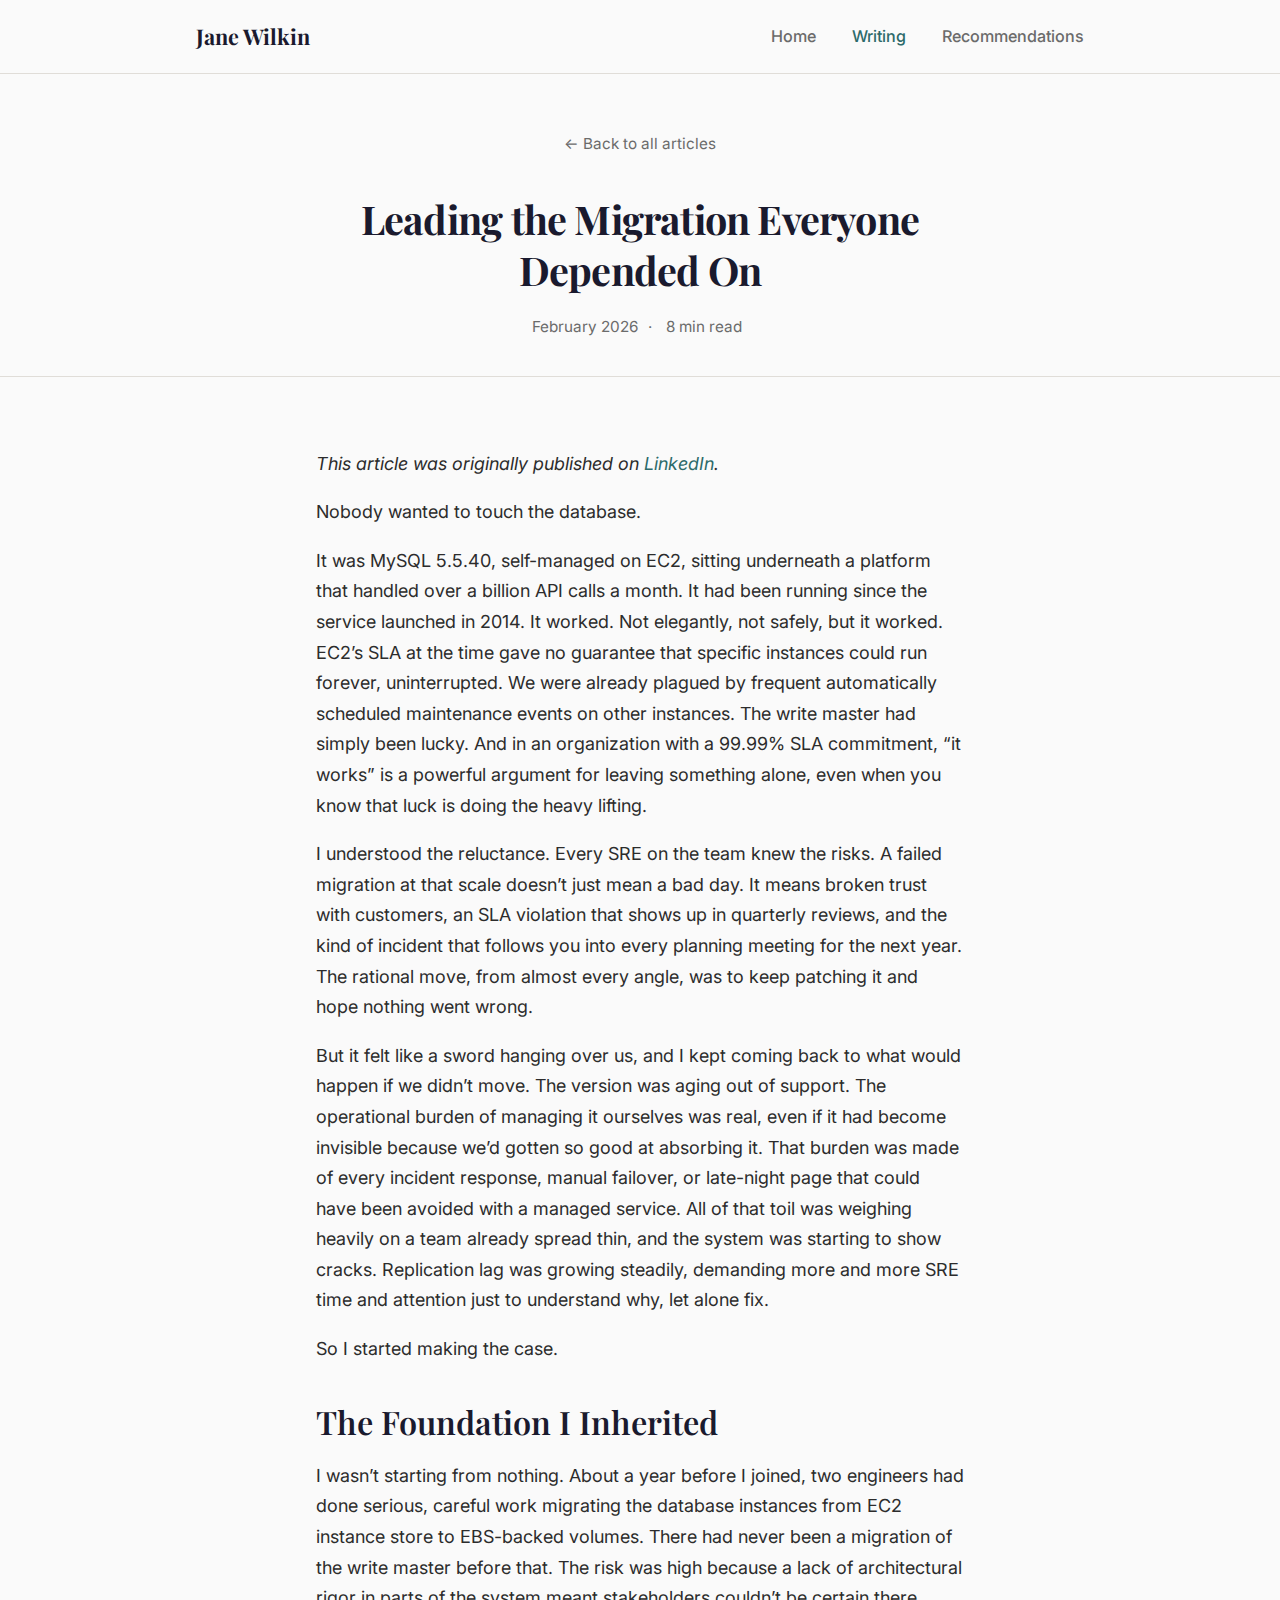
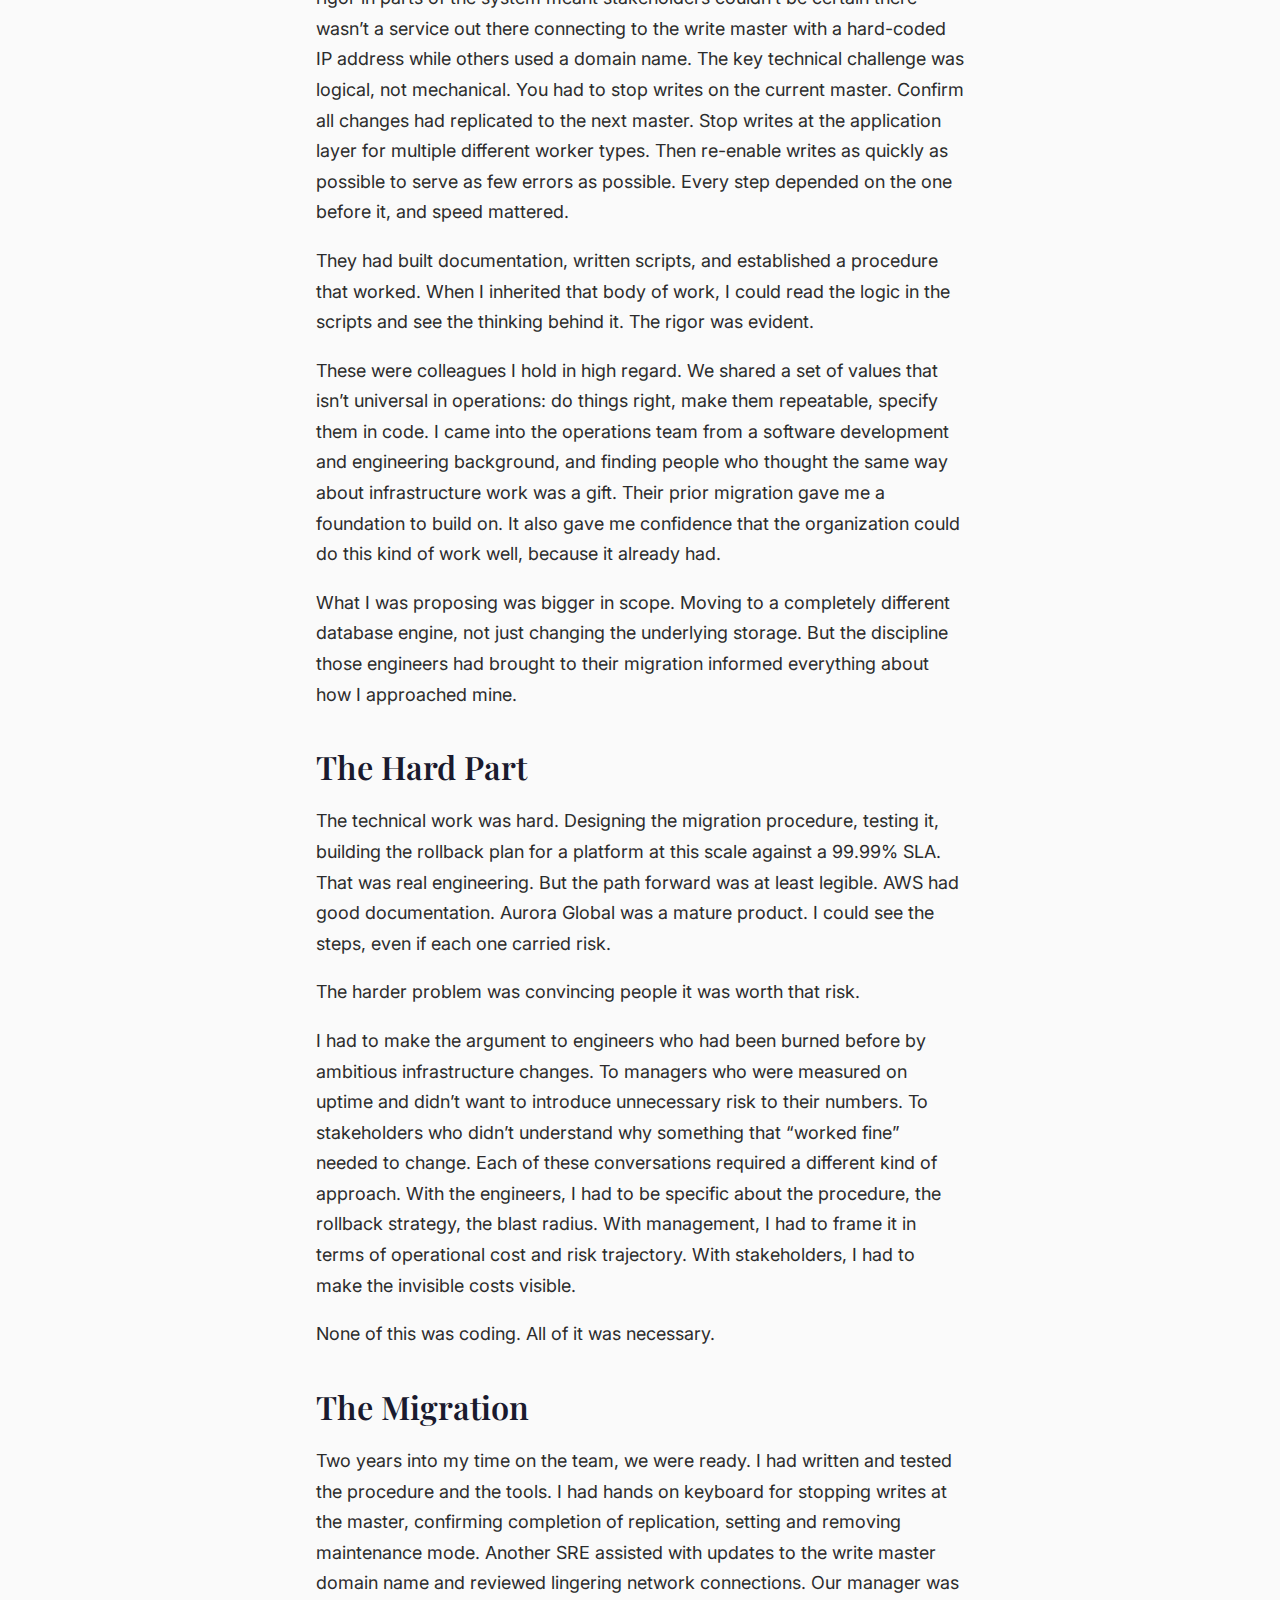
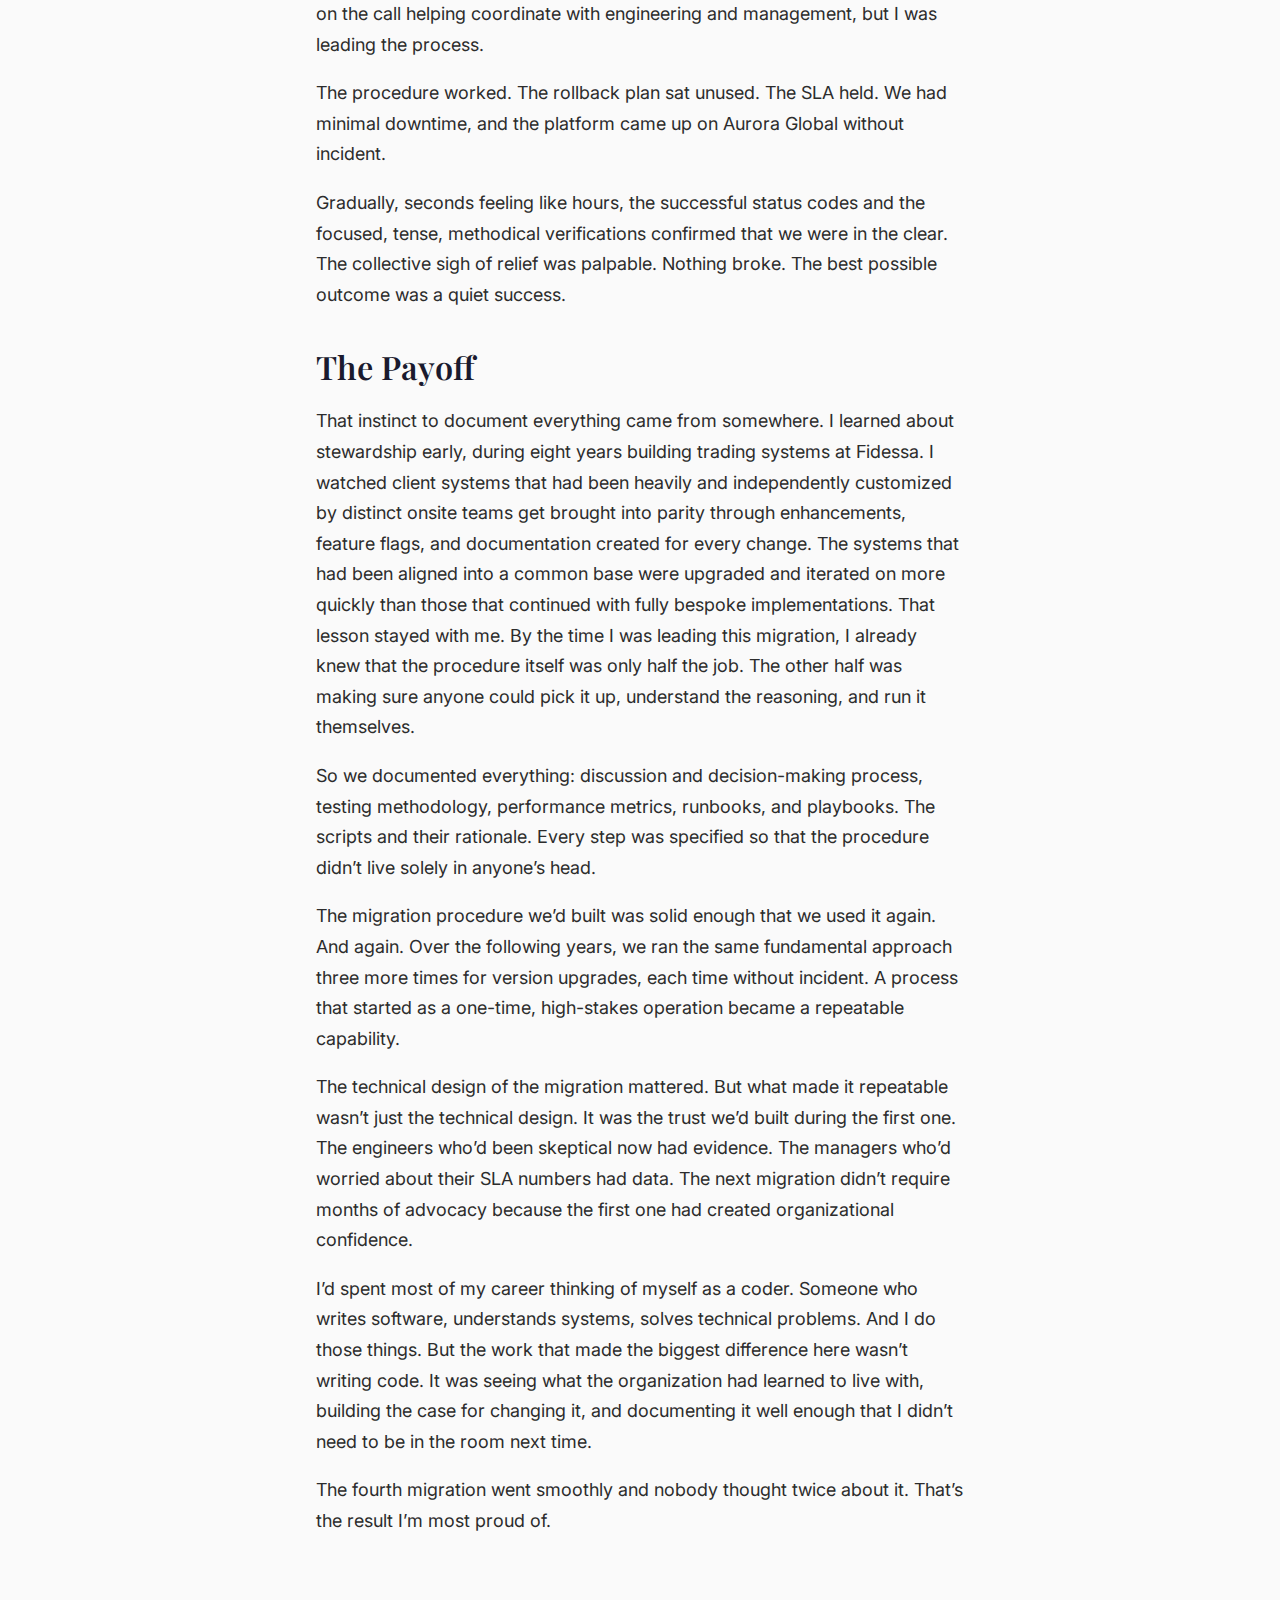
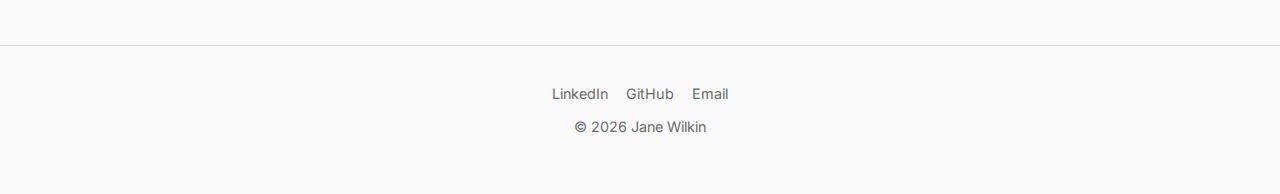
<file: blog/the-migration-nobody-wanted.html>
<!DOCTYPE html>
<html lang="en">
<head>
  <meta charset="UTF-8">
  <meta name="viewport" content="width=device-width, initial-scale=1.0">
  <title>Leading the Migration Everyone Depended On - Jane Wilkin</title>
  <meta name="description" content="How I built the case for migrating a legacy MySQL database to Aurora Global on a platform handling over a billion API calls a month.">
  <link rel="preconnect" href="https://fonts.googleapis.com">
  <link rel="preconnect" href="https://fonts.gstatic.com" crossorigin>
  <link href="https://fonts.googleapis.com/css2?family=Inter:wght@400;500;600&family=Playfair+Display:wght@600;700&display=swap" rel="stylesheet">
  <link rel="stylesheet" href="../css/style.css">
</head>
<body>

  <nav class="site-nav">
    <div class="container container--wide">
      <a href="/" class="site-nav__name">Jane Wilkin</a>
      <ul class="site-nav__links">
        <li><a href="/">Home</a></li>
        <li><a href="/blog/" class="active">Writing</a></li>
        <li><a href="/recommendations/">Recommendations</a></li>
      </ul>
    </div>
  </nav>

  <main>
    <article>
      <div class="article-header">
        <div class="container">
          <a href="/blog/" class="article-header__back">&larr; Back to all articles</a>
          <h1>Leading the Migration Everyone Depended On</h1>
          <div class="article-header__meta">
            <time>February 2026</time>
            <span>&middot;</span>
            <span>8 min read</span>
          </div>
        </div>
      </div>

      <div class="article-body">
        <div class="container">
          <p><em>This article was originally published on
          <a href="https://www.linkedin.com/pulse/migration-nobody-wanted-jane-wilkin-hmmhe/" target="_blank" rel="noopener">LinkedIn</a>.</em></p>

          <p>Nobody wanted to touch the database.</p>

          <p>It was MySQL 5.5.40, self-managed on EC2, sitting underneath a platform that handled over a billion API calls a month. It had been running since the service launched in 2014. It worked. Not elegantly, not safely, but it worked. EC2’s SLA at the time gave no guarantee that specific instances could run forever, uninterrupted. We were already plagued by frequent automatically scheduled maintenance events on other instances. The write master had simply been lucky. And in an organization with a 99.99% SLA commitment, “it works” is a powerful argument for leaving something alone, even when you know that luck is doing the heavy lifting.</p>

          <p>I understood the reluctance. Every SRE on the team knew the risks. A failed migration at that scale doesn’t just mean a bad day. It means broken trust with customers, an SLA violation that shows up in quarterly reviews, and the kind of incident that follows you into every planning meeting for the next year. The rational move, from almost every angle, was to keep patching it and hope nothing went wrong.</p>

          <p>But it felt like a sword hanging over us, and I kept coming back to what would happen if we didn’t move. The version was aging out of support. The operational burden of managing it ourselves was real, even if it had become invisible because we’d gotten so good at absorbing it. That burden was made of every incident response, manual failover, or late-night page that could have been avoided with a managed service. All of that toil was weighing heavily on a team already spread thin, and the system was starting to show cracks. Replication lag was growing steadily, demanding more and more SRE time and attention just to understand why, let alone fix.</p>

          <p>So I started making the case.</p>

          <h2>The Foundation I Inherited</h2>

          <p>I wasn’t starting from nothing. About a year before I joined, two engineers had done serious, careful work migrating the database instances from EC2 instance store to EBS-backed volumes. There had never been a migration of the write master before that. The risk was high because a lack of architectural rigor in parts of the system meant stakeholders couldn’t be certain there wasn’t a service out there connecting to the write master with a hard-coded IP address while others used a domain name. The key technical challenge was logical, not mechanical. You had to stop writes on the current master. Confirm all changes had replicated to the next master. Stop writes at the application layer for multiple different worker types. Then re-enable writes as quickly as possible to serve as few errors as possible. Every step depended on the one before it, and speed mattered.</p>

          <p>They had built documentation, written scripts, and established a procedure that worked. When I inherited that body of work, I could read the logic in the scripts and see the thinking behind it. The rigor was evident.</p>

          <p>These were colleagues I hold in high regard. We shared a set of values that isn’t universal in operations: do things right, make them repeatable, specify them in code. I came into the operations team from a software development and engineering background, and finding people who thought the same way about infrastructure work was a gift. Their prior migration gave me a foundation to build on. It also gave me confidence that the organization could do this kind of work well, because it already had.</p>

          <p>What I was proposing was bigger in scope. Moving to a completely different database engine, not just changing the underlying storage. But the discipline those engineers had brought to their migration informed everything about how I approached mine.</p>

          <h2>The Hard Part</h2>

          <p>The technical work was hard. Designing the migration procedure, testing it, building the rollback plan for a platform at this scale against a 99.99% SLA. That was real engineering. But the path forward was at least legible. AWS had good documentation. Aurora Global was a mature product. I could see the steps, even if each one carried risk.</p>

          <p>The harder problem was convincing people it was worth that risk.</p>

          <p>I had to make the argument to engineers who had been burned before by ambitious infrastructure changes. To managers who were measured on uptime and didn’t want to introduce unnecessary risk to their numbers. To stakeholders who didn’t understand why something that “worked fine” needed to change. Each of these conversations required a different kind of approach. With the engineers, I had to be specific about the procedure, the rollback strategy, the blast radius. With management, I had to frame it in terms of operational cost and risk trajectory. With stakeholders, I had to make the invisible costs visible.</p>

          <p>None of this was coding. All of it was necessary.</p>

          <h2>The Migration</h2>

          <p>Two years into my time on the team, we were ready. I had written and tested the procedure and the tools. I had hands on keyboard for stopping writes at the master, confirming completion of replication, setting and removing maintenance mode. Another SRE assisted with updates to the write master domain name and reviewed lingering network connections. Our manager was on the call helping coordinate with engineering and management, but I was leading the process.</p>

          <p>The procedure worked. The rollback plan sat unused. The SLA held. We had minimal downtime, and the platform came up on Aurora Global without incident.</p>

          <p>Gradually, seconds feeling like hours, the successful status codes and the focused, tense, methodical verifications confirmed that we were in the clear. The collective sigh of relief was palpable. Nothing broke. The best possible outcome was a quiet success.</p>

          <h2>The Payoff</h2>

          <p>That instinct to document everything came from somewhere. I learned about stewardship early, during eight years building trading systems at Fidessa. I watched client systems that had been heavily and independently customized by distinct onsite teams get brought into parity through enhancements, feature flags, and documentation created for every change. The systems that had been aligned into a common base were upgraded and iterated on more quickly than those that continued with fully bespoke implementations. That lesson stayed with me. By the time I was leading this migration, I already knew that the procedure itself was only half the job. The other half was making sure anyone could pick it up, understand the reasoning, and run it themselves.</p>

          <p>So we documented everything: discussion and decision-making process, testing methodology, performance metrics, runbooks, and playbooks. The scripts and their rationale. Every step was specified so that the procedure didn’t live solely in anyone’s head.</p>

          <p>The migration procedure we’d built was solid enough that we used it again. And again. Over the following years, we ran the same fundamental approach three more times for version upgrades, each time without incident. A process that started as a one-time, high-stakes operation became a repeatable capability.</p>

          <p>The technical design of the migration mattered. But what made it repeatable wasn’t just the technical design. It was the trust we’d built during the first one. The engineers who’d been skeptical now had evidence. The managers who’d worried about their SLA numbers had data. The next migration didn’t require months of advocacy because the first one had created organizational confidence.</p>

          <p>I’d spent most of my career thinking of myself as a coder. Someone who writes software, understands systems, solves technical problems. And I do those things. But the work that made the biggest difference here wasn’t writing code. It was seeing what the organization had learned to live with, building the case for changing it, and documenting it well enough that I didn’t need to be in the room next time.</p>

          <p>The fourth migration went smoothly and nobody thought twice about it. That’s the result I’m most proud of.</p>
        </div>
      </div>
    </article>
  </main>

  <footer class="site-footer">
    <div class="container">
      <div class="site-footer__links">
        <a href="https://www.linkedin.com/in/janewilkin/" target="_blank" rel="noopener">LinkedIn</a>
        <a href="https://github.com/janewilkin" target="_blank" rel="noopener">GitHub</a>
        <a href="mailto:jane@janewilkin.dev">Email</a>
      </div>
      <p>&copy; 2026 Jane Wilkin</p>
    </div>
  </footer>

</body>
</html>
</file>
<file: css/style.css>
/* ========================================
   Jane Wilkin - Personal Website
   ======================================== */

/* --- CSS Custom Properties --- */
:root {
  --color-navy: #1a1a2e;
  --color-navy-light: #2a2a4a;
  --color-teal: #2d6a6a;
  --color-teal-light: #3a8a8a;
  --color-teal-pale: #e8f4f4;
  --color-warm-white: #fafafa;
  --color-cream: #f5f0eb;
  --color-text: #2c2c2c;
  --color-text-light: #6b6b6b;
  --color-border: #e0ddd8;
  --font-heading: 'Playfair Display', Georgia, serif;
  --font-body: 'Inter', -apple-system, BlinkMacSystemFont, sans-serif;
  --max-width: 720px;
  --max-width-wide: 960px;
  --spacing-xs: 0.5rem;
  --spacing-sm: 1rem;
  --spacing-md: 2rem;
  --spacing-lg: 3rem;
  --spacing-xl: 5rem;
}

/* --- Reset & Base --- */
*, *::before, *::after {
  box-sizing: border-box;
  margin: 0;
  padding: 0;
}

html {
  font-size: 18px;
  scroll-behavior: smooth;
}

body {
  font-family: var(--font-body);
  color: var(--color-text);
  background-color: var(--color-warm-white);
  line-height: 1.7;
  -webkit-font-smoothing: antialiased;
  -moz-osx-font-smoothing: grayscale;
}

/* --- Typography --- */
h1, h2, h3, h4 {
  font-family: var(--font-heading);
  color: var(--color-navy);
  line-height: 1.3;
}

h1 {
  font-size: 2.8rem;
  font-weight: 700;
  letter-spacing: -0.02em;
}

h2 {
  font-size: 1.8rem;
  font-weight: 600;
  margin-bottom: var(--spacing-sm);
}

h3 {
  font-size: 1.3rem;
  font-weight: 600;
  margin-bottom: var(--spacing-xs);
}

p {
  margin-bottom: var(--spacing-sm);
}

a {
  color: var(--color-teal);
  text-decoration: none;
  transition: color 0.2s ease;
}

a:hover {
  color: var(--color-teal-light);
}

/* --- Layout --- */
.container {
  max-width: var(--max-width);
  margin: 0 auto;
  padding: 0 var(--spacing-md);
}

.container--wide {
  max-width: var(--max-width-wide);
}

/* --- Navigation --- */
.site-nav {
  padding: var(--spacing-sm) 0;
  border-bottom: 1px solid var(--color-border);
  background: var(--color-warm-white);
  position: sticky;
  top: 0;
  z-index: 100;
}

.site-nav .container {
  display: flex;
  justify-content: space-between;
  align-items: center;
  max-width: var(--max-width-wide);
}

.site-nav__name {
  font-family: var(--font-heading);
  font-size: 1.2rem;
  font-weight: 700;
  color: var(--color-navy);
  text-decoration: none;
}

.site-nav__links {
  display: flex;
  gap: var(--spacing-md);
  list-style: none;
}

.site-nav__links a {
  color: var(--color-text-light);
  font-size: 0.9rem;
  font-weight: 500;
  text-decoration: none;
  transition: color 0.2s ease;
}

.site-nav__links a:hover,
.site-nav__links a.active {
  color: var(--color-teal);
}

/* --- Hero Section --- */
.hero {
  padding: var(--spacing-xl) 0;
  text-align: center;
}

.hero__headshot {
  width: 180px;
  height: 180px;
  border-radius: 50%;
  margin: 0 auto var(--spacing-md);
  overflow: hidden;
  border: 4px solid var(--color-teal-pale);
  background: var(--color-cream);
  display: flex;
  align-items: center;
  justify-content: center;
}

.hero__headshot img {
  width: 100%;
  height: 100%;
  object-fit: cover;
}

.hero__headshot-placeholder {
  font-family: var(--font-body);
  color: var(--color-text-light);
  font-size: 0.85rem;
}

.hero__name {
  margin-bottom: var(--spacing-xs);
}

.hero__tagline {
  font-size: 1.1rem;
  color: var(--color-text-light);
  font-weight: 400;
  margin-bottom: var(--spacing-md);
  letter-spacing: 0.03em;
}

.hero__intro {
  max-width: 560px;
  margin: 0 auto var(--spacing-md);
  color: var(--color-text);
  font-size: 1rem;
  line-height: 1.8;
}

.hero__availability {
  max-width: 560px;
  margin: 0 auto var(--spacing-md);
  padding: var(--spacing-sm) var(--spacing-md);
  background: var(--color-teal-pale);
  border-left: 3px solid var(--color-teal);
  border-radius: 4px;
  font-size: 0.95rem;
  color: var(--color-text);
  line-height: 1.7;
}

.hero__availability a {
  font-weight: 600;
}

/* --- Social Links --- */
.social-links {
  display: flex;
  justify-content: center;
  gap: var(--spacing-sm);
  margin-top: var(--spacing-md);
}

.social-links__link {
  display: inline-flex;
  align-items: center;
  gap: 0.5rem;
  padding: 0.6rem 1.2rem;
  border: 1.5px solid var(--color-border);
  border-radius: 6px;
  color: var(--color-text);
  font-size: 0.85rem;
  font-weight: 500;
  transition: all 0.2s ease;
}

.social-links__link:hover {
  border-color: var(--color-teal);
  color: var(--color-teal);
  background: var(--color-teal-pale);
}

.social-links__link svg {
  width: 18px;
  height: 18px;
}

/* --- Section Divider --- */
.section-divider {
  width: 60px;
  height: 2px;
  background: var(--color-teal);
  margin: var(--spacing-lg) auto;
  border: none;
}

/* --- About Section (Homepage) --- */
.about {
  padding: var(--spacing-lg) 0;
}

.about__content {
  max-width: 600px;
  margin: 0 auto;
  text-align: center;
}

.about__content h2 {
  margin-bottom: var(--spacing-sm);
}

/* --- Blog Listing --- */
.blog-section {
  padding: var(--spacing-lg) 0 var(--spacing-xl);
}

.blog-section--flush {
  padding-top: 0;
}

.blog-section h2 {
  text-align: center;
  margin-bottom: var(--spacing-lg);
}

.article-list {
  list-style: none;
  display: flex;
  flex-direction: column;
  gap: var(--spacing-md);
}

.article-card {
  padding: var(--spacing-md);
  border: 1px solid var(--color-border);
  border-radius: 8px;
  background: white;
  transition: all 0.2s ease;
}

.article-card:hover {
  border-color: var(--color-teal);
  box-shadow: 0 2px 12px rgba(45, 106, 106, 0.08);
}

.article-card__date {
  font-size: 0.8rem;
  color: var(--color-text-light);
  text-transform: uppercase;
  letter-spacing: 0.06em;
  margin-bottom: var(--spacing-xs);
}

.article-card__title {
  font-family: var(--font-heading);
  font-size: 1.3rem;
  color: var(--color-navy);
  margin-bottom: var(--spacing-xs);
}

.article-card__title a {
  color: inherit;
  text-decoration: none;
}

.article-card__title a:hover {
  color: var(--color-teal);
}

.article-card__excerpt {
  color: var(--color-text-light);
  font-size: 0.95rem;
  line-height: 1.7;
}

.article-card__read-more {
  display: inline-block;
  margin-top: var(--spacing-sm);
  font-size: 0.85rem;
  font-weight: 600;
  color: var(--color-teal);
}

/* --- Blog Page Header --- */
.page-header {
  padding: var(--spacing-lg) 0 var(--spacing-md);
  text-align: center;
}

.page-header h1 {
  font-size: 2.2rem;
}

.page-header__subtitle {
  color: var(--color-text-light);
  font-size: 1rem;
  margin-top: var(--spacing-xs);
}

/* --- Article Page --- */
.article-header {
  padding: var(--spacing-lg) 0 var(--spacing-md);
  text-align: center;
  border-bottom: 1px solid var(--color-border);
  margin-bottom: var(--spacing-md);
}

.article-header__back {
  display: inline-block;
  margin-bottom: var(--spacing-md);
  font-size: 0.85rem;
  color: var(--color-text-light);
}

.article-header__back:hover {
  color: var(--color-teal);
}

.article-header h1 {
  font-size: 2.2rem;
  max-width: 640px;
  margin: 0 auto var(--spacing-sm);
}

.article-header__meta {
  color: var(--color-text-light);
  font-size: 0.85rem;
}

.article-header__meta span {
  margin: 0 0.3rem;
}

.article-body {
  padding: var(--spacing-md) 0 var(--spacing-xl);
}

.article-body h2 {
  margin-top: var(--spacing-md);
  margin-bottom: var(--spacing-sm);
}

.article-body h3 {
  margin-top: var(--spacing-md);
}

.article-body p {
  margin-bottom: var(--spacing-sm);
}

.article-body ul, .article-body ol {
  margin-bottom: var(--spacing-sm);
  padding-left: var(--spacing-md);
}

.article-body li {
  margin-bottom: var(--spacing-xs);
}

.article-body blockquote {
  border-left: 3px solid var(--color-teal);
  padding-left: var(--spacing-sm);
  margin: var(--spacing-md) 0;
  color: var(--color-text-light);
  font-style: italic;
}

.article-body code {
  font-family: 'SF Mono', 'Fira Code', monospace;
  background: var(--color-cream);
  padding: 0.15em 0.4em;
  border-radius: 3px;
  font-size: 0.88em;
}

.article-body pre {
  background: var(--color-navy);
  color: var(--color-warm-white);
  padding: var(--spacing-sm);
  border-radius: 6px;
  overflow-x: auto;
  margin-bottom: var(--spacing-sm);
}

.article-body pre code {
  background: none;
  padding: 0;
  color: inherit;
}

/* --- Footer --- */
.site-footer {
  padding: var(--spacing-md) 0;
  border-top: 1px solid var(--color-border);
  text-align: center;
  color: var(--color-text-light);
  font-size: 0.8rem;
}

.site-footer__links {
  display: flex;
  justify-content: center;
  gap: var(--spacing-sm);
  margin-bottom: var(--spacing-xs);
}

.site-footer__links a {
  color: var(--color-text-light);
}

.site-footer__links a:hover {
  color: var(--color-teal);
}

/* --- Responsive --- */
@media (max-width: 640px) {
  html {
    font-size: 16px;
  }

  h1 {
    font-size: 2rem;
  }

  .hero {
    padding: var(--spacing-lg) 0;
  }

  .hero__headshot {
    width: 140px;
    height: 140px;
  }

  .site-nav .container {
    flex-direction: column;
    gap: var(--spacing-xs);
  }

  .social-links {
    flex-direction: column;
    align-items: center;
  }

  .article-header h1 {
    font-size: 1.7rem;
  }
}
</file>
